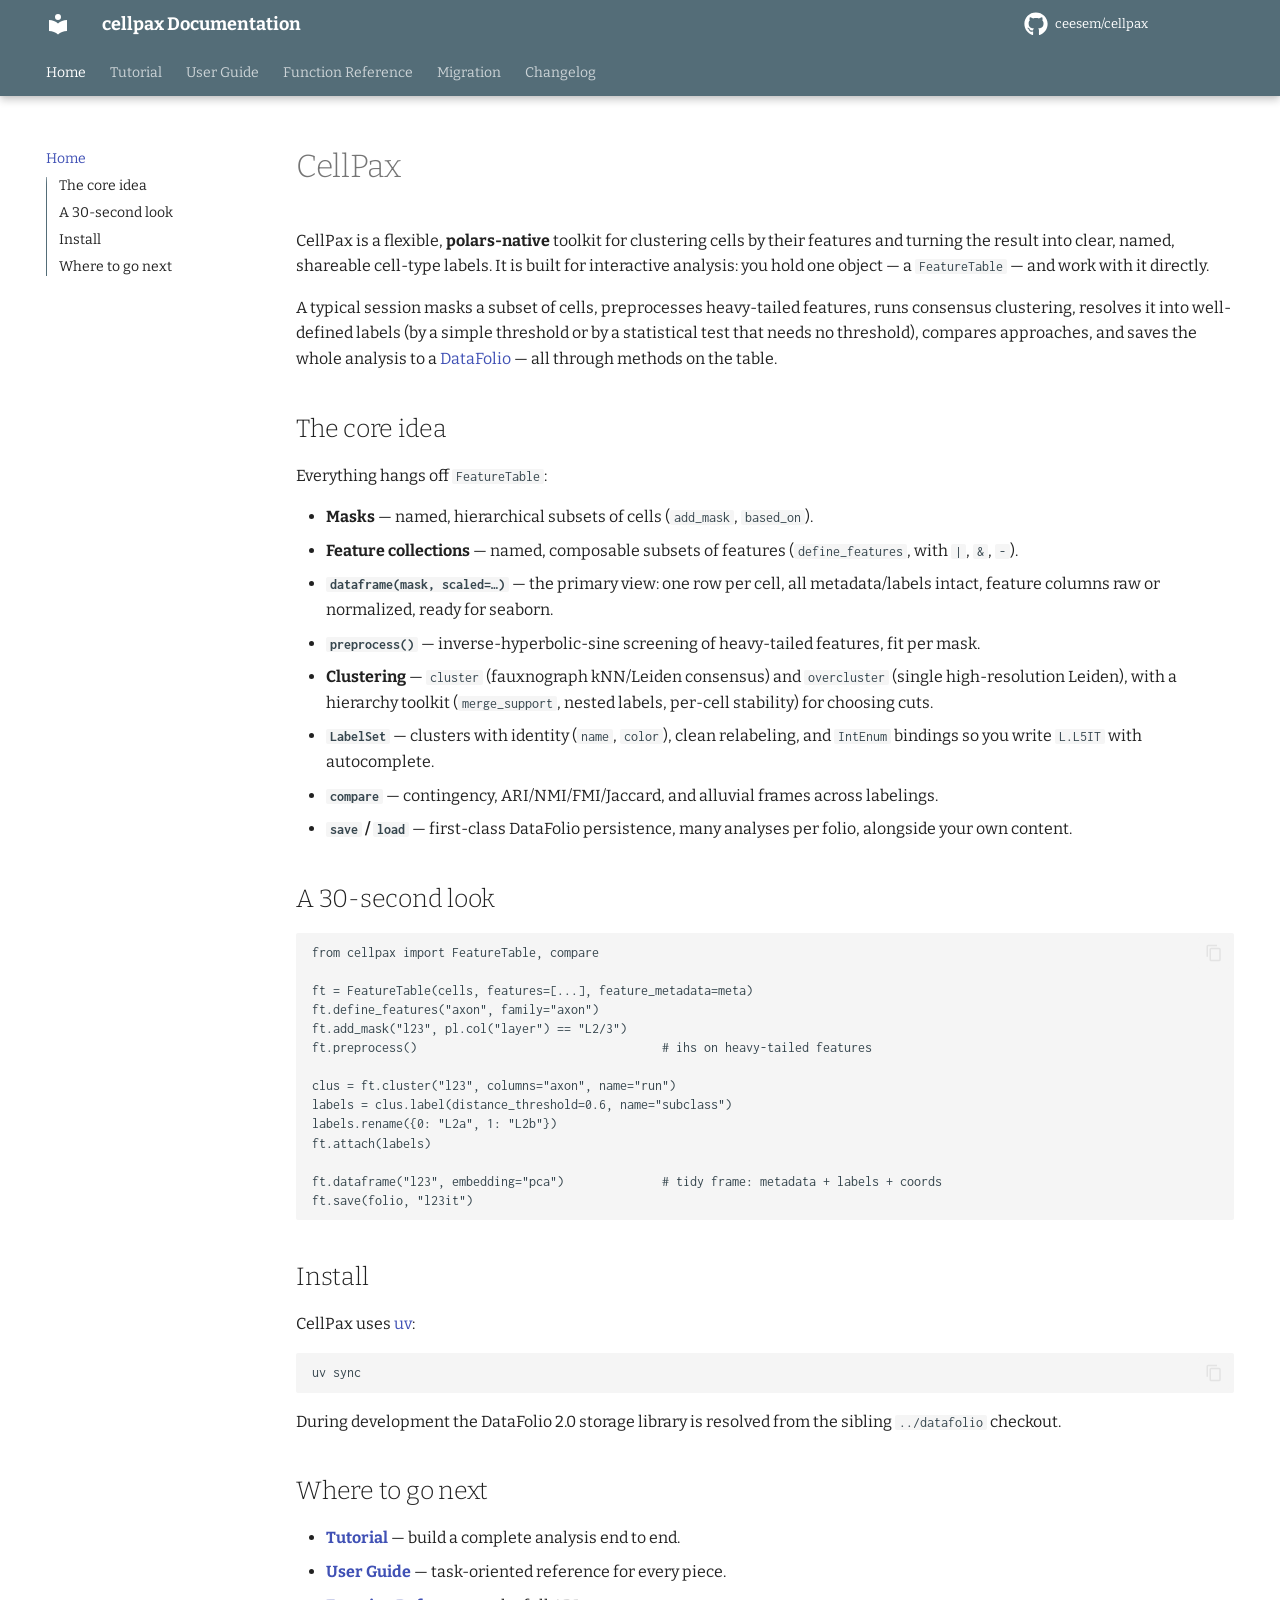
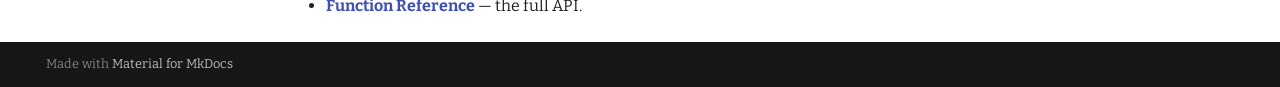
<file: index.html>
<!doctype html>
<html lang="en" class="no-js">
  <head>
    
      <meta charset="utf-8">
      <meta name="viewport" content="width=device-width,initial-scale=1">
      
      
      
        <link rel="canonical" href="https://ceesem.github.io/cellpax/">
      
      
      
        <link rel="next" href="tutorial/">
      
      
        
      
      
      <link rel="icon" href="assets/images/favicon.png">
      <meta name="generator" content="mkdocs-1.6.1, mkdocs-material-9.8.0">
    
    
      
        <title>cellpax Documentation</title>
      
    
    
      <link rel="stylesheet" href="assets/stylesheets/main.57a0d79d.min.css">
      
        
        <link rel="stylesheet" href="assets/stylesheets/palette.fb2fffe2.min.css">
      
      


    
    
      
    
    
      
        
        
        <link rel="preconnect" href="https://fonts.gstatic.com" crossorigin>
        <link rel="stylesheet" href="https://fonts.googleapis.com/css?family=Bitter:300,300i,400,400i,700,700i%7CInconsolata:400,400i,700,700i&display=fallback">
        <style>:root{--md-text-font:"Bitter";--md-code-font:"Inconsolata"}</style>
      
    
    
      <link rel="stylesheet" href="assets/_mkdocstrings.css">
    
    <script>__md_scope=new URL(".",location),__md_hash=e=>[...e].reduce(((e,_)=>(e<<5)-e+_.charCodeAt(0)),0),__md_get=(e,_=localStorage,t=__md_scope)=>JSON.parse(_.getItem(t.pathname+"."+e)),__md_set=(e,_,t=localStorage,a=__md_scope)=>{try{t.setItem(a.pathname+"."+e,JSON.stringify(_))}catch(e){}}</script>
    
      

    
    
  </head>
  
  
    
    
    
    
    
    <body dir="ltr" data-md-color-scheme="default" data-md-color-primary="blue-grey" data-md-color-accent="deep-orange">
  
    
    <input class="md-toggle" data-md-toggle="drawer" type="checkbox" id="__drawer" autocomplete="off">
    <input class="md-toggle" data-md-toggle="search" type="checkbox" id="__search" autocomplete="off">
    <label class="md-overlay" for="__drawer"></label>
    <div data-md-component="skip">
      
        
        <a href="#cellpax" class="md-skip">
          Skip to content
        </a>
      
    </div>
    <div data-md-component="announce">
      
    </div>
    
    
      

  

<header class="md-header md-header--shadow md-header--lifted" data-md-component="header">
  <nav class="md-header__inner md-grid" aria-label="Header">
    <a href="." title="cellpax Documentation" class="md-header__button md-logo" aria-label="cellpax Documentation" data-md-component="logo">
      
  
  <svg xmlns="http://www.w3.org/2000/svg" viewBox="0 0 24 24"><path d="M12 8a3 3 0 0 0 3-3 3 3 0 0 0-3-3 3 3 0 0 0-3 3 3 3 0 0 0 3 3m0 3.54C9.64 9.35 6.5 8 3 8v11c3.5 0 6.64 1.35 9 3.54 2.36-2.19 5.5-3.54 9-3.54V8c-3.5 0-6.64 1.35-9 3.54"/></svg>

    </a>
    <label class="md-header__button md-icon" for="__drawer">
      
      <svg xmlns="http://www.w3.org/2000/svg" viewBox="0 0 24 24"><path d="M3 6h18v2H3zm0 5h18v2H3zm0 5h18v2H3z"/></svg>
    </label>
    <div class="md-header__title" data-md-component="header-title">
      <div class="md-header__ellipsis">
        <div class="md-header__topic">
          <span class="md-ellipsis">
            cellpax Documentation
          </span>
        </div>
        <div class="md-header__topic" data-md-component="header-topic">
          <span class="md-ellipsis">
            
              Home
            
          </span>
        </div>
      </div>
    </div>
    
      
    
    
    
    
    
      <div class="md-header__source">
        <a href="https://github.com/ceesem/cellpax" title="Go to repository" class="md-source" data-md-component="source">
  <div class="md-source__icon md-icon">
    
    <svg xmlns="http://www.w3.org/2000/svg" viewBox="0 0 512 512"><!--! Font Awesome Free 7.1.0 by @fontawesome - https://fontawesome.com License - https://fontawesome.com/license/free (Icons: CC BY 4.0, Fonts: SIL OFL 1.1, Code: MIT License) Copyright 2025 Fonticons, Inc.--><path d="M173.9 397.4c0 2-2.3 3.6-5.2 3.6-3.3.3-5.6-1.3-5.6-3.6 0-2 2.3-3.6 5.2-3.6 3-.3 5.6 1.3 5.6 3.6m-31.1-4.5c-.7 2 1.3 4.3 4.3 4.9 2.6 1 5.6 0 6.2-2s-1.3-4.3-4.3-5.2c-2.6-.7-5.5.3-6.2 2.3m44.2-1.7c-2.9.7-4.9 2.6-4.6 4.9.3 2 2.9 3.3 5.9 2.6 2.9-.7 4.9-2.6 4.6-4.6-.3-1.9-3-3.2-5.9-2.9M252.8 8C114.1 8 8 113.3 8 252c0 110.9 69.8 205.8 169.5 239.2 12.8 2.3 17.3-5.6 17.3-12.1 0-6.2-.3-40.4-.3-61.4 0 0-70 15-84.7-29.8 0 0-11.4-29.1-27.8-36.6 0 0-22.9-15.7 1.6-15.4 0 0 24.9 2 38.6 25.8 21.9 38.6 58.6 27.5 72.9 20.9 2.3-16 8.8-27.1 16-33.7-55.9-6.2-112.3-14.3-112.3-110.5 0-27.5 7.6-41.3 23.6-58.9-2.6-6.5-11.1-33.3 2.6-67.9 20.9-6.5 69 27 69 27 20-5.6 41.5-8.5 62.8-8.5s42.8 2.9 62.8 8.5c0 0 48.1-33.6 69-27 13.7 34.7 5.2 61.4 2.6 67.9 16 17.7 25.8 31.5 25.8 58.9 0 96.5-58.9 104.2-114.8 110.5 9.2 7.9 17 22.9 17 46.4 0 33.7-.3 75.4-.3 83.6 0 6.5 4.6 14.4 17.3 12.1C436.2 457.8 504 362.9 504 252 504 113.3 391.5 8 252.8 8M105.2 352.9c-1.3 1-1 3.3.7 5.2 1.6 1.6 3.9 2.3 5.2 1 1.3-1 1-3.3-.7-5.2-1.6-1.6-3.9-2.3-5.2-1m-10.8-8.1c-.7 1.3.3 2.9 2.3 3.9 1.6 1 3.6.7 4.3-.7.7-1.3-.3-2.9-2.3-3.9-2-.6-3.6-.3-4.3.7m32.4 35.6c-1.6 1.3-1 4.3 1.3 6.2 2.3 2.3 5.2 2.6 6.5 1 1.3-1.3.7-4.3-1.3-6.2-2.2-2.3-5.2-2.6-6.5-1m-11.4-14.7c-1.6 1-1.6 3.6 0 5.9s4.3 3.3 5.6 2.3c1.6-1.3 1.6-3.9 0-6.2-1.4-2.3-4-3.3-5.6-2"/></svg>
  </div>
  <div class="md-source__repository">
    ceesem/cellpax
  </div>
</a>
      </div>
    
  </nav>
  
    
      
<nav class="md-tabs" aria-label="Tabs" data-md-component="tabs">
  <div class="md-grid">
    <ul class="md-tabs__list">
      
        
  
  
  
    
  
  
    <li class="md-tabs__item md-tabs__item--active">
      <a href="." class="md-tabs__link">
        
  
  
    
  
  Home

      </a>
    </li>
  

      
        
  
  
  
  
    <li class="md-tabs__item">
      <a href="tutorial/" class="md-tabs__link">
        
  
  
    
  
  Tutorial

      </a>
    </li>
  

      
        
  
  
  
  
    <li class="md-tabs__item">
      <a href="guide/" class="md-tabs__link">
        
  
  
    
  
  User Guide

      </a>
    </li>
  

      
        
  
  
  
  
    
    
      <li class="md-tabs__item">
        <a href="reference/api/" class="md-tabs__link">
          
  
  
    
  
  Function Reference

        </a>
      </li>
    
  

      
        
  
  
  
  
    <li class="md-tabs__item">
      <a href="migration/" class="md-tabs__link">
        
  
  
    
  
  Migration

      </a>
    </li>
  

      
        
  
  
  
  
    <li class="md-tabs__item">
      <a href="changelog/" class="md-tabs__link">
        
  
  
    
  
  Changelog

      </a>
    </li>
  

      
    </ul>
  </div>
</nav>
    
  
</header>
    
    <div class="md-container" data-md-component="container">
      
      
        
      
      <main class="md-main" data-md-component="main">
        <div class="md-main__inner md-grid">
          
            
              
              <div class="md-sidebar md-sidebar--primary" data-md-component="sidebar" data-md-type="navigation" >
                <div class="md-sidebar__scrollwrap">
                  <div class="md-sidebar__inner">
                    


  


  

<nav class="md-nav md-nav--primary md-nav--lifted md-nav--integrated" aria-label="Navigation" data-md-level="0">
  <label class="md-nav__title" for="__drawer">
    <a href="." title="cellpax Documentation" class="md-nav__button md-logo" aria-label="cellpax Documentation" data-md-component="logo">
      
  
  <svg xmlns="http://www.w3.org/2000/svg" viewBox="0 0 24 24"><path d="M12 8a3 3 0 0 0 3-3 3 3 0 0 0-3-3 3 3 0 0 0-3 3 3 3 0 0 0 3 3m0 3.54C9.64 9.35 6.5 8 3 8v11c3.5 0 6.64 1.35 9 3.54 2.36-2.19 5.5-3.54 9-3.54V8c-3.5 0-6.64 1.35-9 3.54"/></svg>

    </a>
    cellpax Documentation
  </label>
  
    <div class="md-nav__source">
      <a href="https://github.com/ceesem/cellpax" title="Go to repository" class="md-source" data-md-component="source">
  <div class="md-source__icon md-icon">
    
    <svg xmlns="http://www.w3.org/2000/svg" viewBox="0 0 512 512"><!--! Font Awesome Free 7.1.0 by @fontawesome - https://fontawesome.com License - https://fontawesome.com/license/free (Icons: CC BY 4.0, Fonts: SIL OFL 1.1, Code: MIT License) Copyright 2025 Fonticons, Inc.--><path d="M173.9 397.4c0 2-2.3 3.6-5.2 3.6-3.3.3-5.6-1.3-5.6-3.6 0-2 2.3-3.6 5.2-3.6 3-.3 5.6 1.3 5.6 3.6m-31.1-4.5c-.7 2 1.3 4.3 4.3 4.9 2.6 1 5.6 0 6.2-2s-1.3-4.3-4.3-5.2c-2.6-.7-5.5.3-6.2 2.3m44.2-1.7c-2.9.7-4.9 2.6-4.6 4.9.3 2 2.9 3.3 5.9 2.6 2.9-.7 4.9-2.6 4.6-4.6-.3-1.9-3-3.2-5.9-2.9M252.8 8C114.1 8 8 113.3 8 252c0 110.9 69.8 205.8 169.5 239.2 12.8 2.3 17.3-5.6 17.3-12.1 0-6.2-.3-40.4-.3-61.4 0 0-70 15-84.7-29.8 0 0-11.4-29.1-27.8-36.6 0 0-22.9-15.7 1.6-15.4 0 0 24.9 2 38.6 25.8 21.9 38.6 58.6 27.5 72.9 20.9 2.3-16 8.8-27.1 16-33.7-55.9-6.2-112.3-14.3-112.3-110.5 0-27.5 7.6-41.3 23.6-58.9-2.6-6.5-11.1-33.3 2.6-67.9 20.9-6.5 69 27 69 27 20-5.6 41.5-8.5 62.8-8.5s42.8 2.9 62.8 8.5c0 0 48.1-33.6 69-27 13.7 34.7 5.2 61.4 2.6 67.9 16 17.7 25.8 31.5 25.8 58.9 0 96.5-58.9 104.2-114.8 110.5 9.2 7.9 17 22.9 17 46.4 0 33.7-.3 75.4-.3 83.6 0 6.5 4.6 14.4 17.3 12.1C436.2 457.8 504 362.9 504 252 504 113.3 391.5 8 252.8 8M105.2 352.9c-1.3 1-1 3.3.7 5.2 1.6 1.6 3.9 2.3 5.2 1 1.3-1 1-3.3-.7-5.2-1.6-1.6-3.9-2.3-5.2-1m-10.8-8.1c-.7 1.3.3 2.9 2.3 3.9 1.6 1 3.6.7 4.3-.7.7-1.3-.3-2.9-2.3-3.9-2-.6-3.6-.3-4.3.7m32.4 35.6c-1.6 1.3-1 4.3 1.3 6.2 2.3 2.3 5.2 2.6 6.5 1 1.3-1.3.7-4.3-1.3-6.2-2.2-2.3-5.2-2.6-6.5-1m-11.4-14.7c-1.6 1-1.6 3.6 0 5.9s4.3 3.3 5.6 2.3c1.6-1.3 1.6-3.9 0-6.2-1.4-2.3-4-3.3-5.6-2"/></svg>
  </div>
  <div class="md-source__repository">
    ceesem/cellpax
  </div>
</a>
    </div>
  
  <ul class="md-nav__list" data-md-scrollfix>
    
      
      
  
  
    
  
  
  
    <li class="md-nav__item md-nav__item--active">
      
      <input class="md-nav__toggle md-toggle" type="checkbox" id="__toc">
      
      
        
      
      
        <label class="md-nav__link md-nav__link--active" for="__toc">
          
  
  
  <span class="md-ellipsis">
    
  
    Home
  

    
  </span>
  
  

          <span class="md-nav__icon md-icon"></span>
        </label>
      
      <a href="." class="md-nav__link md-nav__link--active">
        
  
  
  <span class="md-ellipsis">
    
  
    Home
  

    
  </span>
  
  

      </a>
      
        

<nav class="md-nav md-nav--secondary" aria-label="Table of contents">
  
  
  
    
  
  
    <label class="md-nav__title" for="__toc">
      <span class="md-nav__icon md-icon"></span>
      Table of contents
    </label>
    <ul class="md-nav__list" data-md-component="toc" data-md-scrollfix>
      
        <li class="md-nav__item">
  <a href="#the-core-idea" class="md-nav__link">
    <span class="md-ellipsis">
      
        The core idea
      
    </span>
  </a>
  
</li>
      
        <li class="md-nav__item">
  <a href="#a-30-second-look" class="md-nav__link">
    <span class="md-ellipsis">
      
        A 30-second look
      
    </span>
  </a>
  
</li>
      
        <li class="md-nav__item">
  <a href="#install" class="md-nav__link">
    <span class="md-ellipsis">
      
        Install
      
    </span>
  </a>
  
</li>
      
        <li class="md-nav__item">
  <a href="#where-to-go-next" class="md-nav__link">
    <span class="md-ellipsis">
      
        Where to go next
      
    </span>
  </a>
  
</li>
      
    </ul>
  
</nav>
      
    </li>
  

    
      
      
  
  
  
  
    <li class="md-nav__item">
      <a href="tutorial/" class="md-nav__link">
        
  
  
  <span class="md-ellipsis">
    
  
    Tutorial
  

    
  </span>
  
  

      </a>
    </li>
  

    
      
      
  
  
  
  
    <li class="md-nav__item">
      <a href="guide/" class="md-nav__link">
        
  
  
  <span class="md-ellipsis">
    
  
    User Guide
  

    
  </span>
  
  

      </a>
    </li>
  

    
      
      
  
  
  
  
    
    
      
        
      
    
    
    
      
      
    
    
      
        
        
      
    
    <li class="md-nav__item md-nav__item--pruned md-nav__item--nested">
      
        
  
  
  
    <a href="reference/api/" class="md-nav__link">
      
  
  
  <span class="md-ellipsis">
    
  
    Function Reference
  

    
  </span>
  
  

      
        <span class="md-nav__icon md-icon"></span>
      
    </a>
  

      
    </li>
  

    
      
      
  
  
  
  
    <li class="md-nav__item">
      <a href="migration/" class="md-nav__link">
        
  
  
  <span class="md-ellipsis">
    
  
    Migration
  

    
  </span>
  
  

      </a>
    </li>
  

    
      
      
  
  
  
  
    <li class="md-nav__item">
      <a href="changelog/" class="md-nav__link">
        
  
  
  <span class="md-ellipsis">
    
  
    Changelog
  

    
  </span>
  
  

      </a>
    </li>
  

    
  </ul>
</nav>
                  </div>
                </div>
              </div>
            
            
          
          
            <div class="md-content" data-md-component="content">
              
              <article class="md-content__inner md-typeset">
                
                  


  
  


<h1 id="cellpax">CellPax</h1>
<p>CellPax is a flexible, <strong>polars-native</strong> toolkit for clustering cells by their
features and turning the result into clear, named, shareable cell-type labels.
It is built for interactive analysis: you hold one object — a <code>FeatureTable</code> —
and work with it directly.</p>
<p>A typical session masks a subset of cells, preprocesses heavy-tailed features,
runs consensus clustering, resolves it into well-defined labels (by a simple
threshold or by a statistical test that needs no threshold), compares approaches,
and saves the whole analysis to a <a href="https://github.com/">DataFolio</a> — all through
methods on the table.</p>
<h2 id="the-core-idea">The core idea</h2>
<p>Everything hangs off <code>FeatureTable</code>:</p>
<ul>
<li><strong>Masks</strong> — named, hierarchical subsets of cells (<code>add_mask</code>, <code>based_on</code>).</li>
<li><strong>Feature collections</strong> — named, composable subsets of features
  (<code>define_features</code>, with <code>|</code>, <code>&amp;</code>, <code>-</code>).</li>
<li><strong><code>dataframe(mask, scaled=…)</code></strong> — the primary view: one row per cell, all
  metadata/labels intact, feature columns raw or normalized, ready for seaborn.</li>
<li><strong><code>preprocess()</code></strong> — inverse-hyperbolic-sine screening of heavy-tailed features,
  fit per mask.</li>
<li><strong>Clustering</strong> — <code>cluster</code> (fauxnograph kNN/Leiden consensus) and
  <code>overcluster</code> (single high-resolution Leiden), with a hierarchy toolkit
  (<code>merge_support</code>, nested labels, per-cell stability) for choosing cuts.</li>
<li><strong><code>LabelSet</code></strong> — clusters with identity (<code>name</code>, <code>color</code>), clean relabeling, and
  <code>IntEnum</code> bindings so you write <code>L.L5IT</code> with autocomplete.</li>
<li><strong><code>compare</code></strong> — contingency, ARI/NMI/FMI/Jaccard, and alluvial frames across
  labelings.</li>
<li><strong><code>save</code> / <code>load</code></strong> — first-class DataFolio persistence, many analyses per
  folio, alongside your own content.</li>
</ul>
<h2 id="a-30-second-look">A 30-second look</h2>
<pre><code class="language-python">from cellpax import FeatureTable, compare

ft = FeatureTable(cells, features=[...], feature_metadata=meta)
ft.define_features(&quot;axon&quot;, family=&quot;axon&quot;)
ft.add_mask(&quot;l23&quot;, pl.col(&quot;layer&quot;) == &quot;L2/3&quot;)
ft.preprocess()                                   # ihs on heavy-tailed features

clus = ft.cluster(&quot;l23&quot;, columns=&quot;axon&quot;, name=&quot;run&quot;)
labels = clus.label(distance_threshold=0.6, name=&quot;subclass&quot;)
labels.rename({0: &quot;L2a&quot;, 1: &quot;L2b&quot;})
ft.attach(labels)

ft.dataframe(&quot;l23&quot;, embedding=&quot;pca&quot;)              # tidy frame: metadata + labels + coords
ft.save(folio, &quot;l23it&quot;)
</code></pre>
<h2 id="install">Install</h2>
<p>CellPax uses <a href="https://docs.astral.sh/uv/">uv</a>:</p>
<pre><code class="language-bash">uv sync
</code></pre>
<p>During development the DataFolio 2.0 storage library is resolved from the sibling
<code>../datafolio</code> checkout.</p>
<h2 id="where-to-go-next">Where to go next</h2>
<ul>
<li><strong><a href="tutorial/">Tutorial</a></strong> — build a complete analysis end to end.</li>
<li><strong><a href="guide/">User Guide</a></strong> — task-oriented reference for every piece.</li>
<li><strong><a href="reference/api/">Function Reference</a></strong> — the full API.</li>
</ul>












                
              </article>
            </div>
          
          
<script>var target=document.getElementById(location.hash.slice(1));target&&target.name&&(target.checked=target.name.startsWith("__tabbed_"))</script>
        </div>
        
          <button type="button" class="md-top md-icon" data-md-component="top" hidden>
  
  <svg xmlns="http://www.w3.org/2000/svg" viewBox="0 0 24 24"><path d="M13 20h-2V8l-5.5 5.5-1.42-1.42L12 4.16l7.92 7.92-1.42 1.42L13 8z"/></svg>
  Back to top
</button>
        
      </main>
      
        <footer class="md-footer">
  
  <div class="md-footer-meta md-typeset">
    <div class="md-footer-meta__inner md-grid">
      <div class="md-copyright">
  
  
    Made with
    <a href="https://squidfunk.github.io/mkdocs-material/" target="_blank" rel="noopener">
      Material for MkDocs
    </a>
  
</div>
      
    </div>
  </div>
</footer>
      
    </div>
    <div class="md-dialog" data-md-component="dialog">
      <div class="md-dialog__inner md-typeset"></div>
    </div>
    
    
    
      
      
      <script id="__config" type="application/json">{"annotate": null, "base": ".", "features": ["navigation.indexes", "navigation.instant", "navigation.prune", "navigation.tabs", "navigation.tabs.sticky", "toc.follow", "toc.integrate", "navigation.top", "search.suggest", "search.highlight", "search.share", "content.code.copy", "header.autohide"], "search": "assets/javascripts/workers/search.a7633da7.min.js", "tags": null, "translations": {"clipboard.copied": "Copied to clipboard", "clipboard.copy": "Copy to clipboard", "search.result.more.one": "1 more on this page", "search.result.more.other": "# more on this page", "search.result.none": "No matching documents", "search.result.one": "1 matching document", "search.result.other": "# matching documents", "search.result.placeholder": "Type to start searching", "search.result.term.missing": "Missing", "select.version": "Select version"}, "version": null}</script>
    
    
      <script src="assets/javascripts/bundle.c21346df.min.js"></script>
      
    
  </body>
</html>
</file>
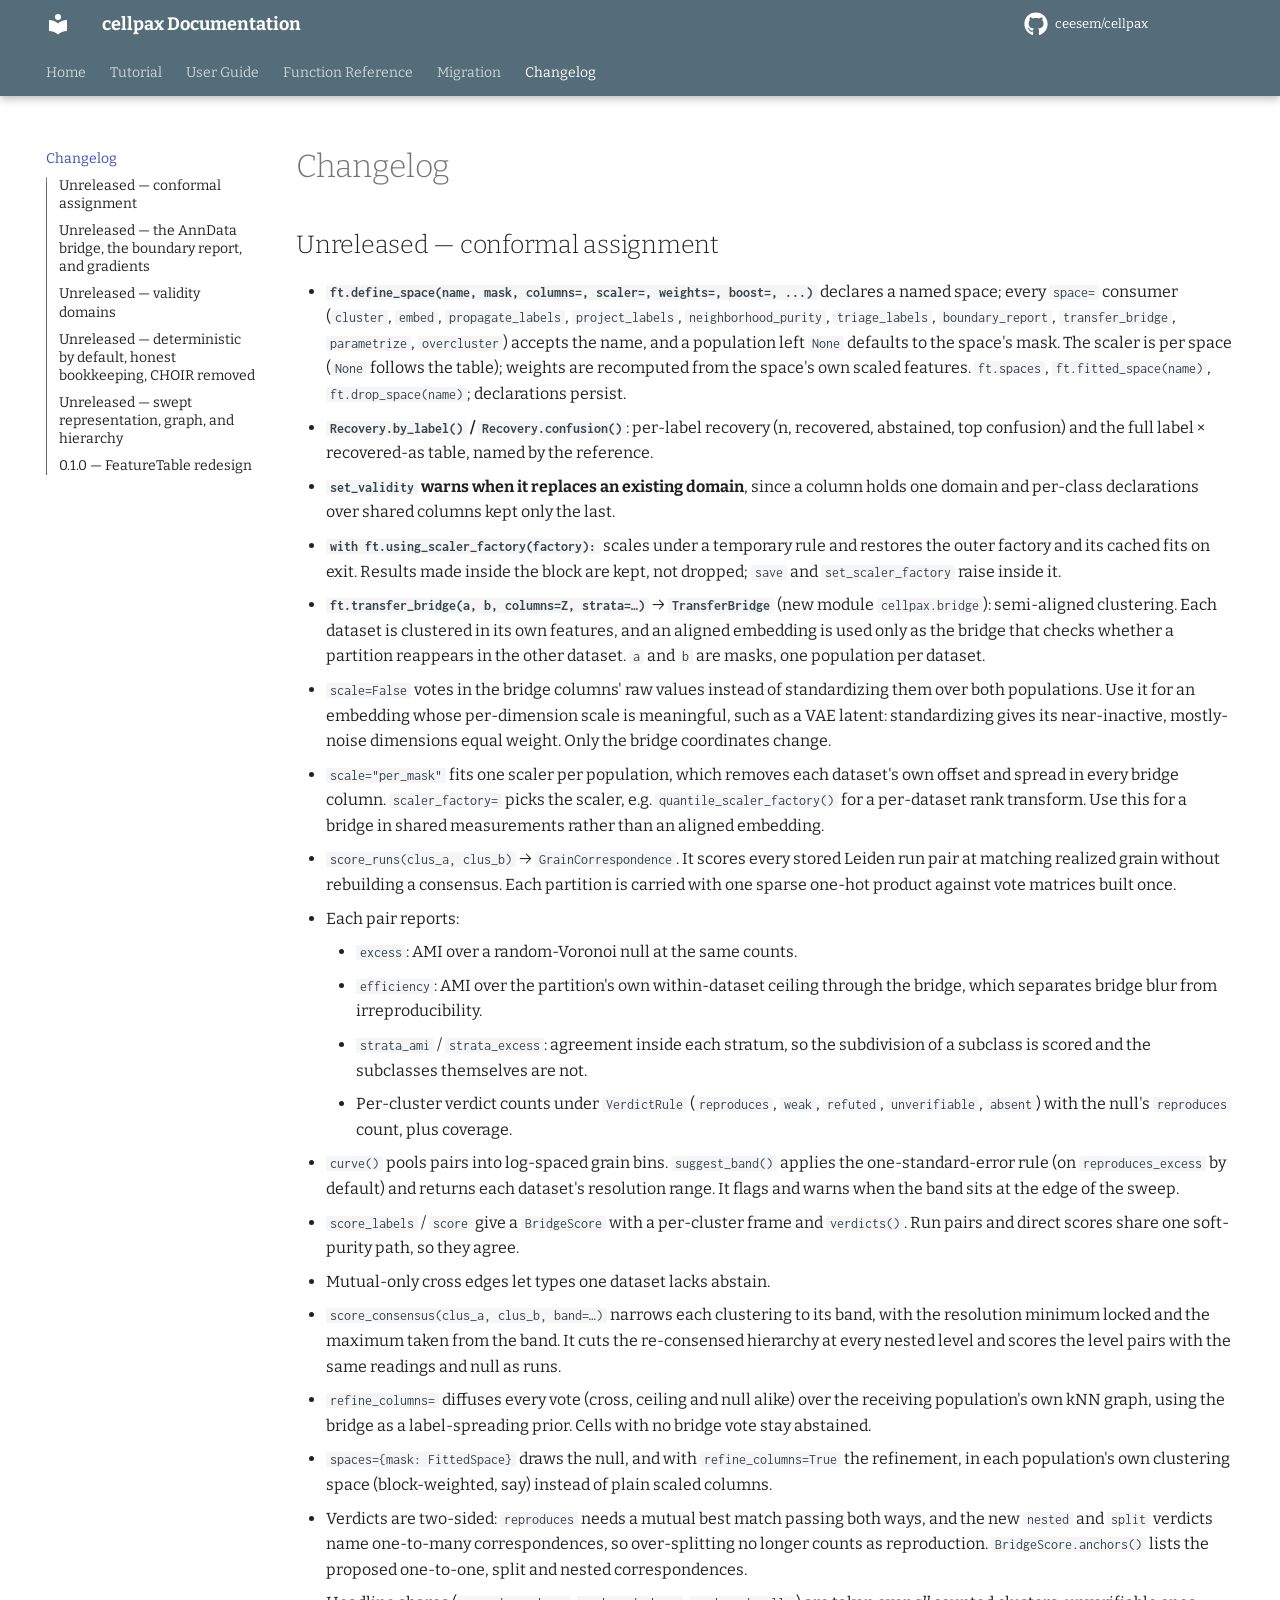
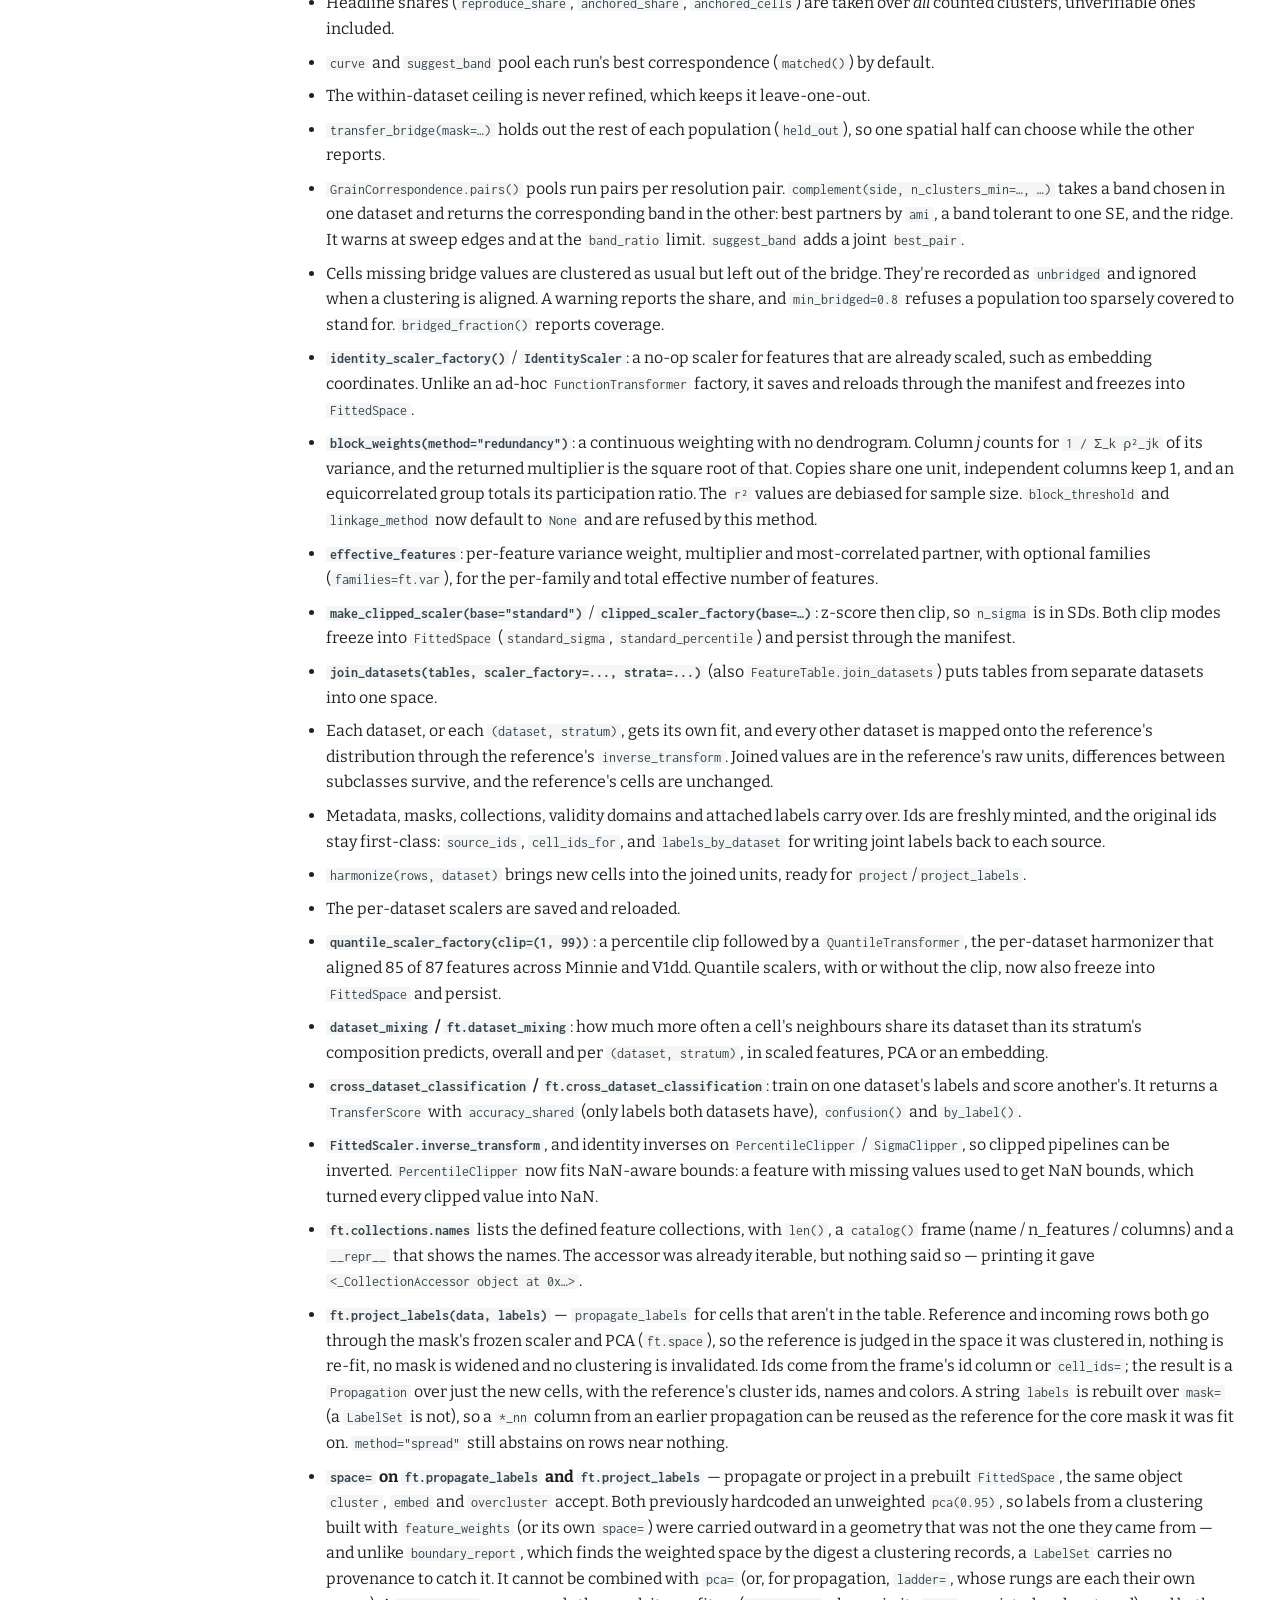
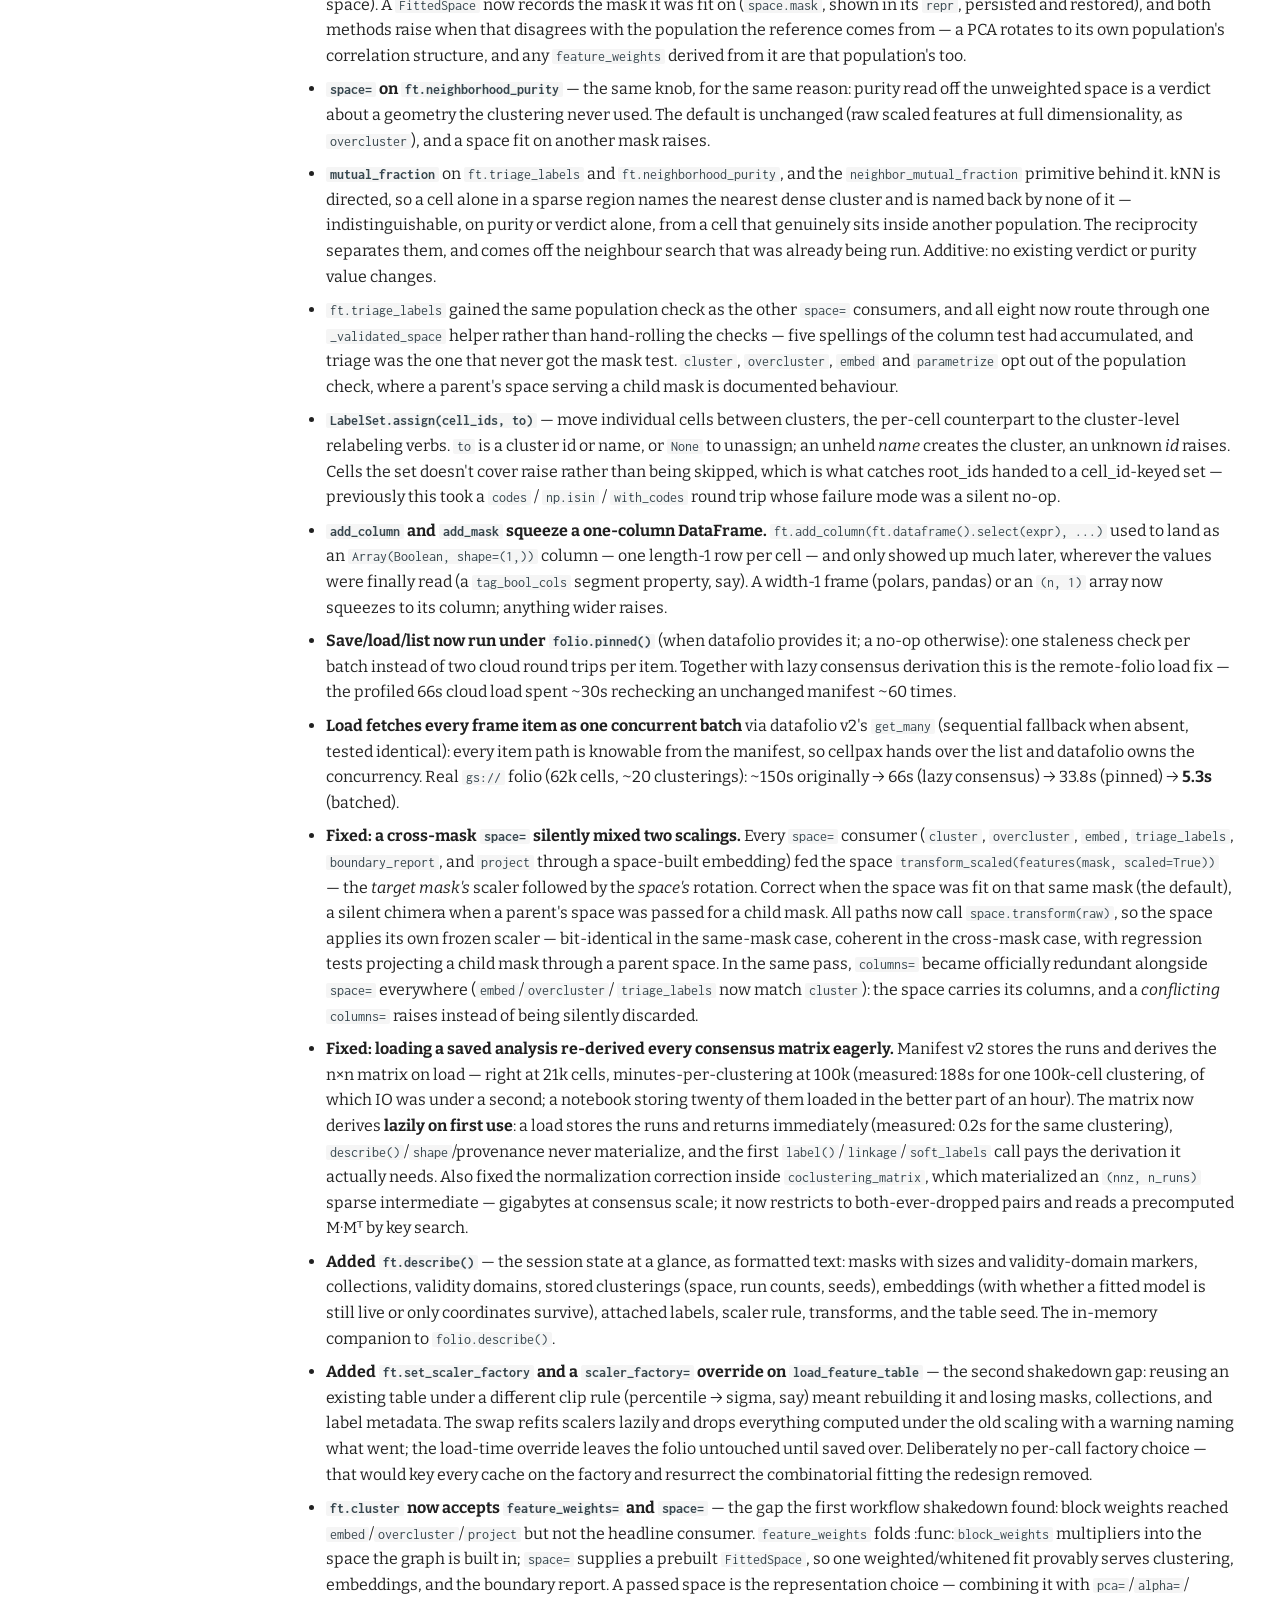
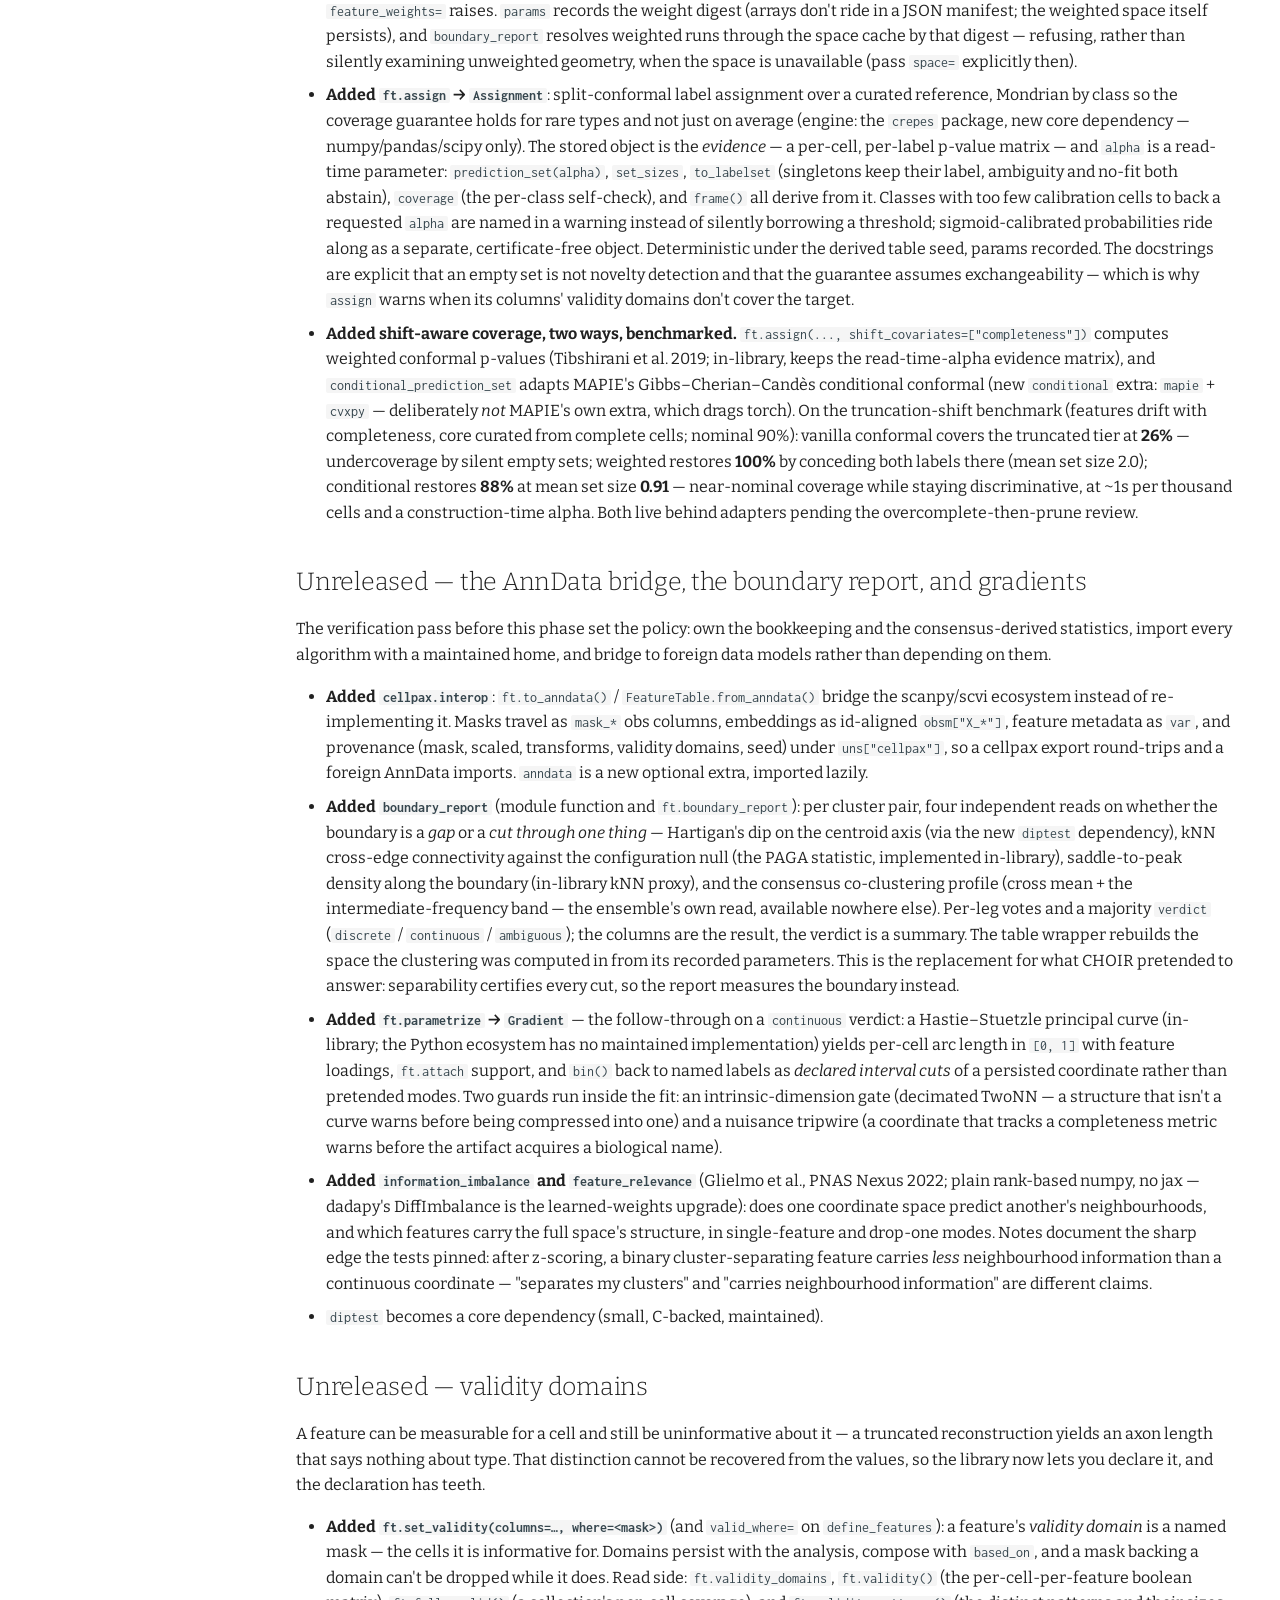
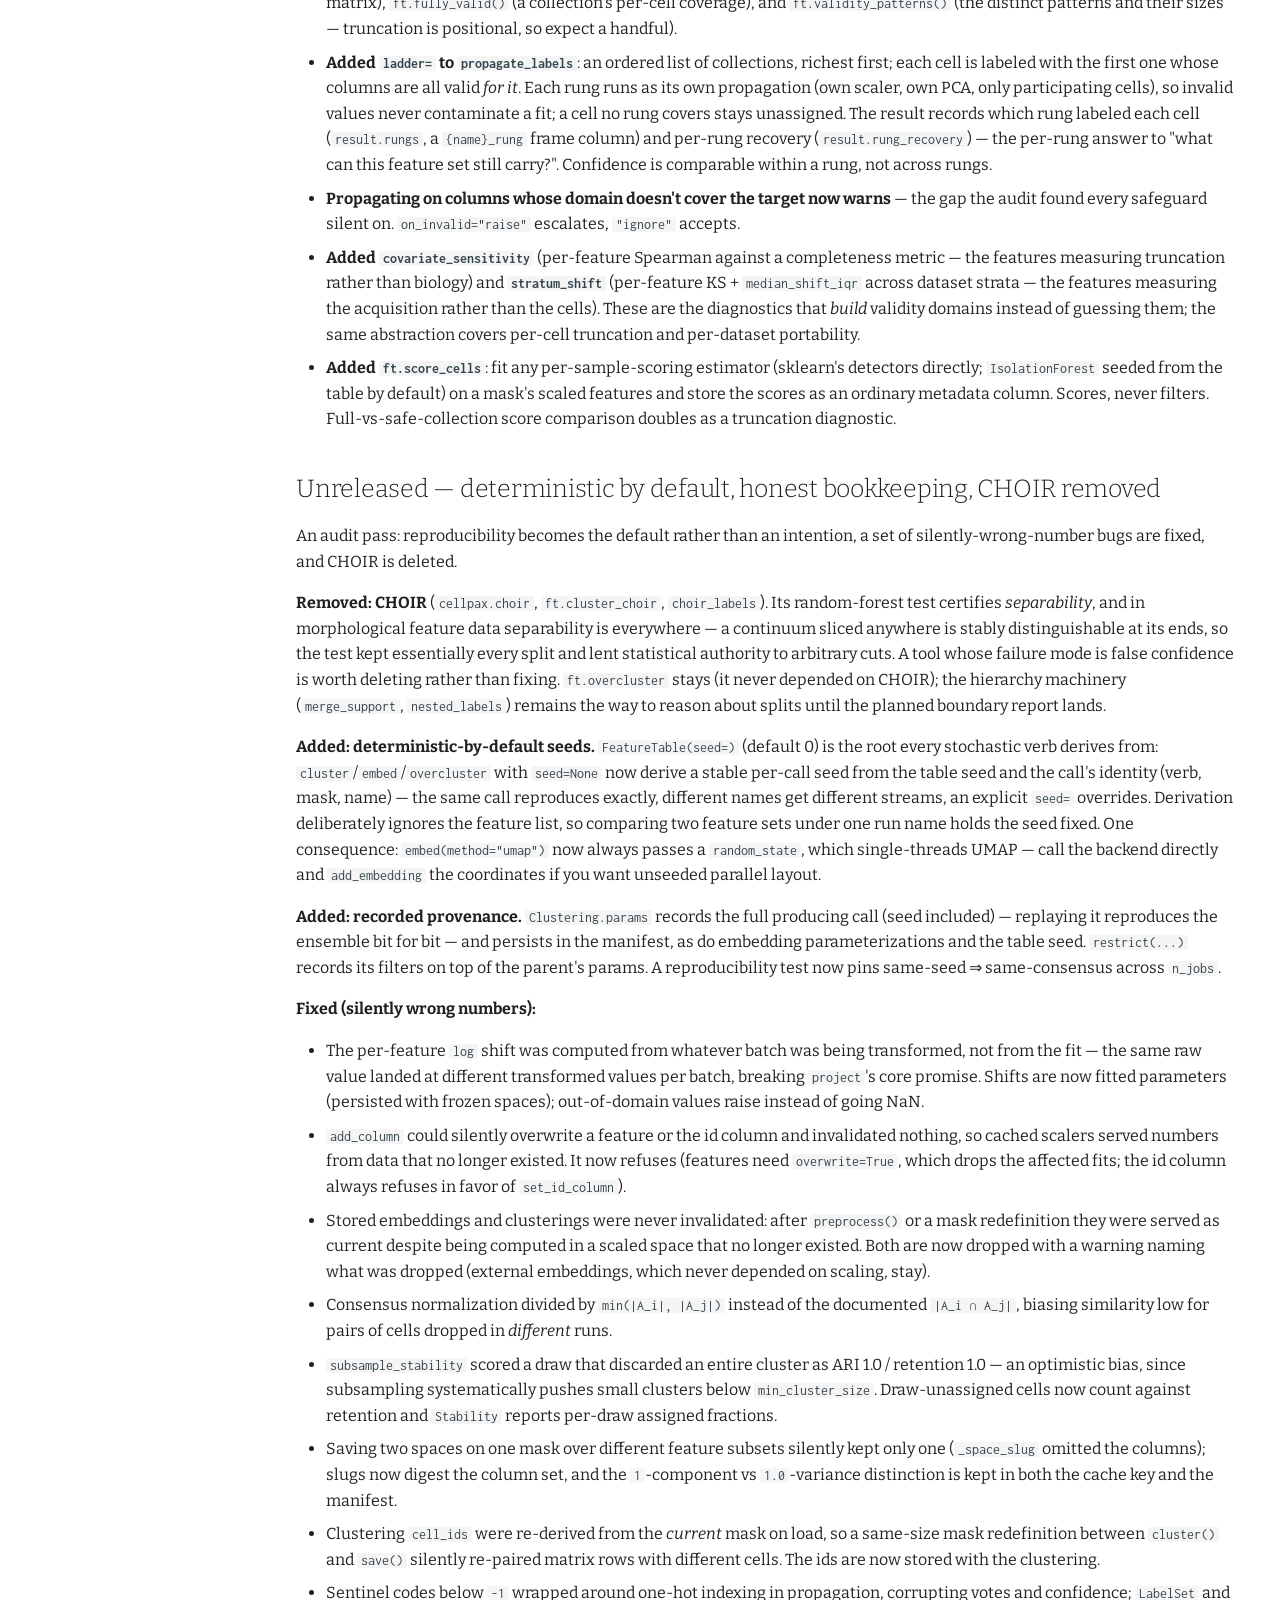
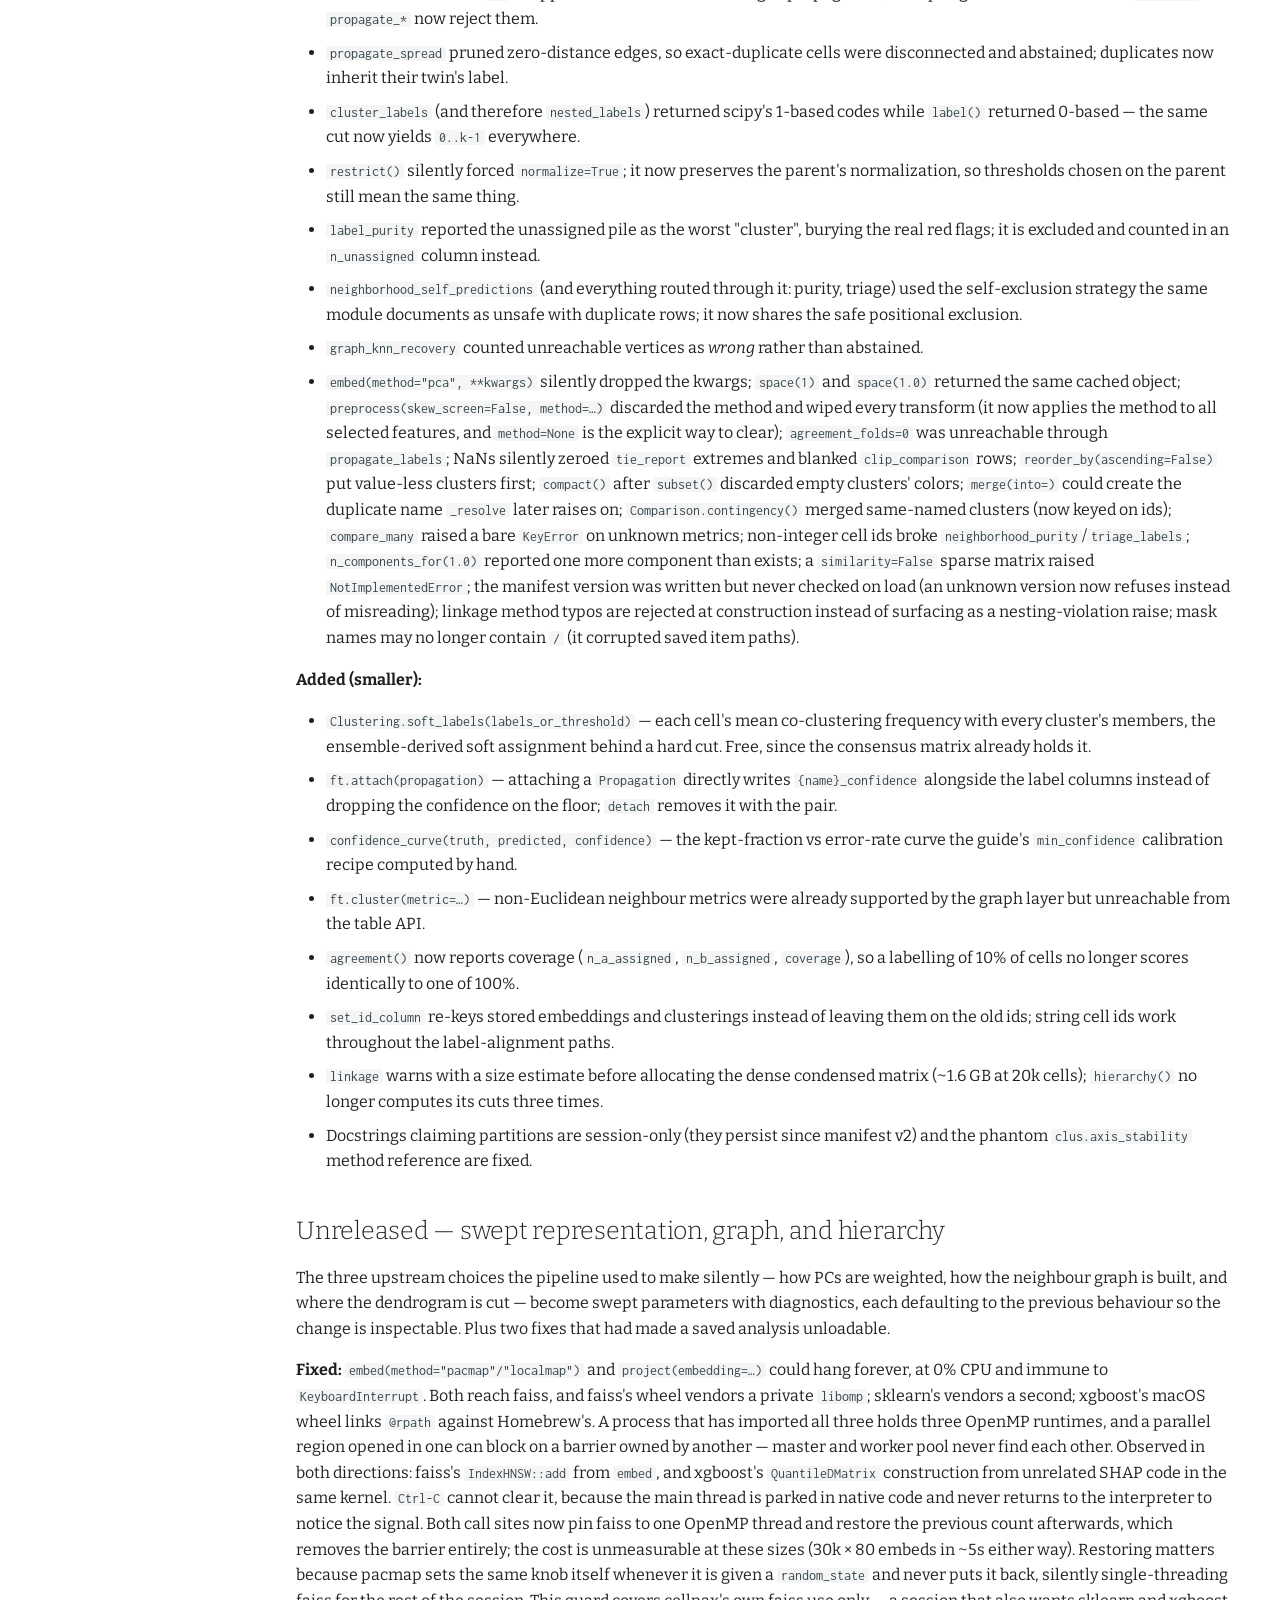
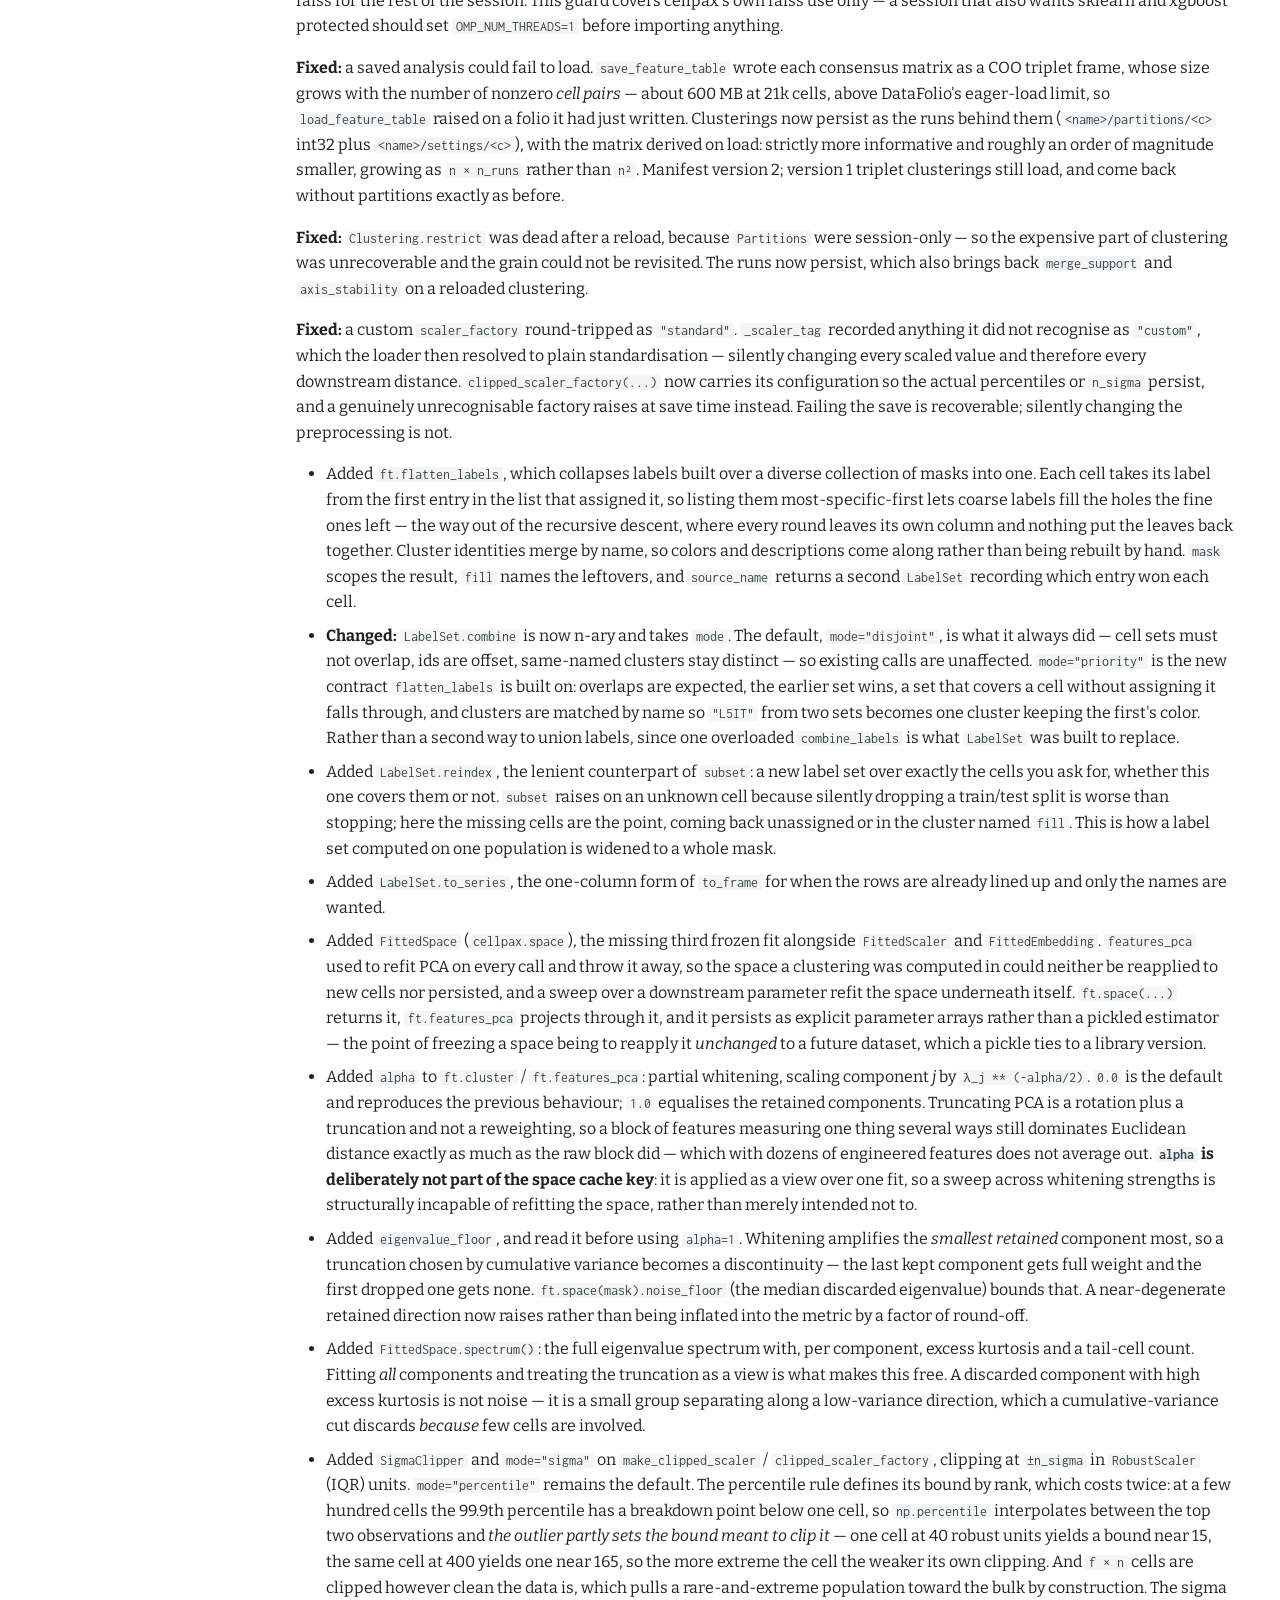
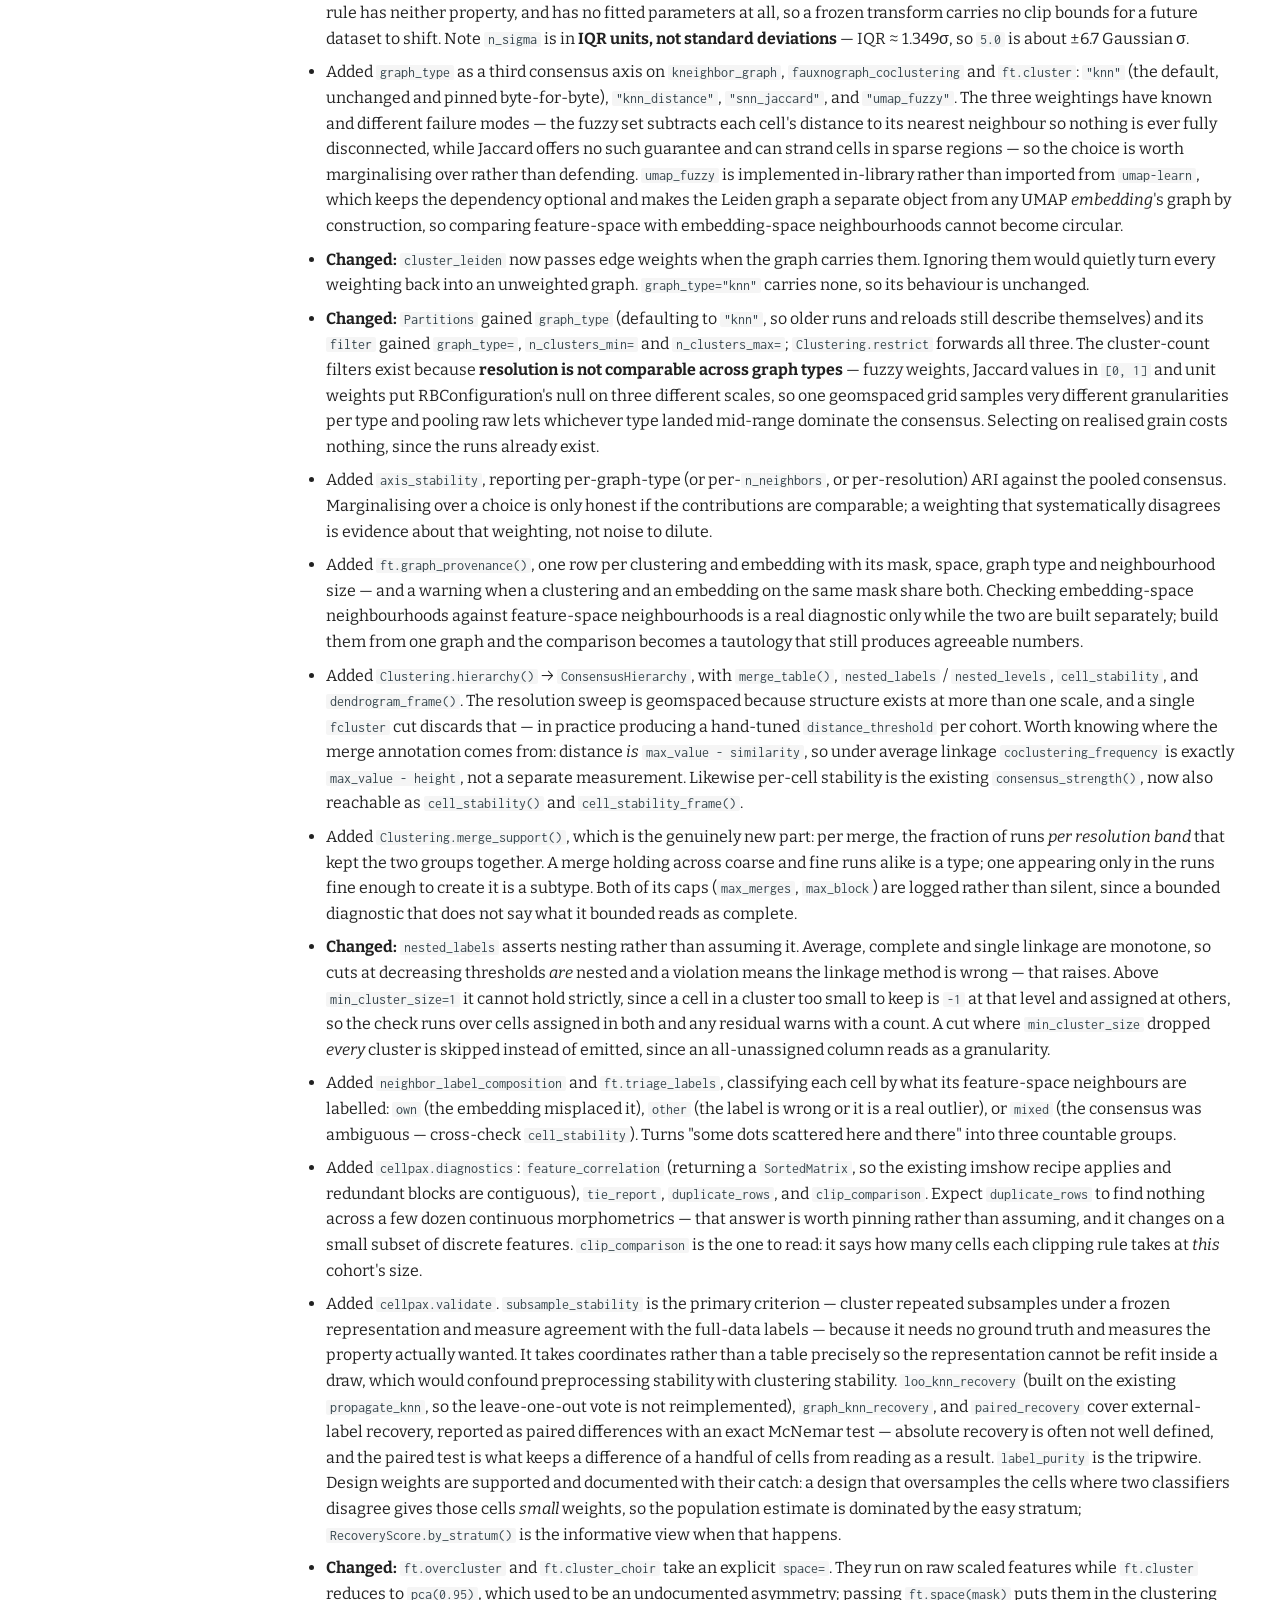
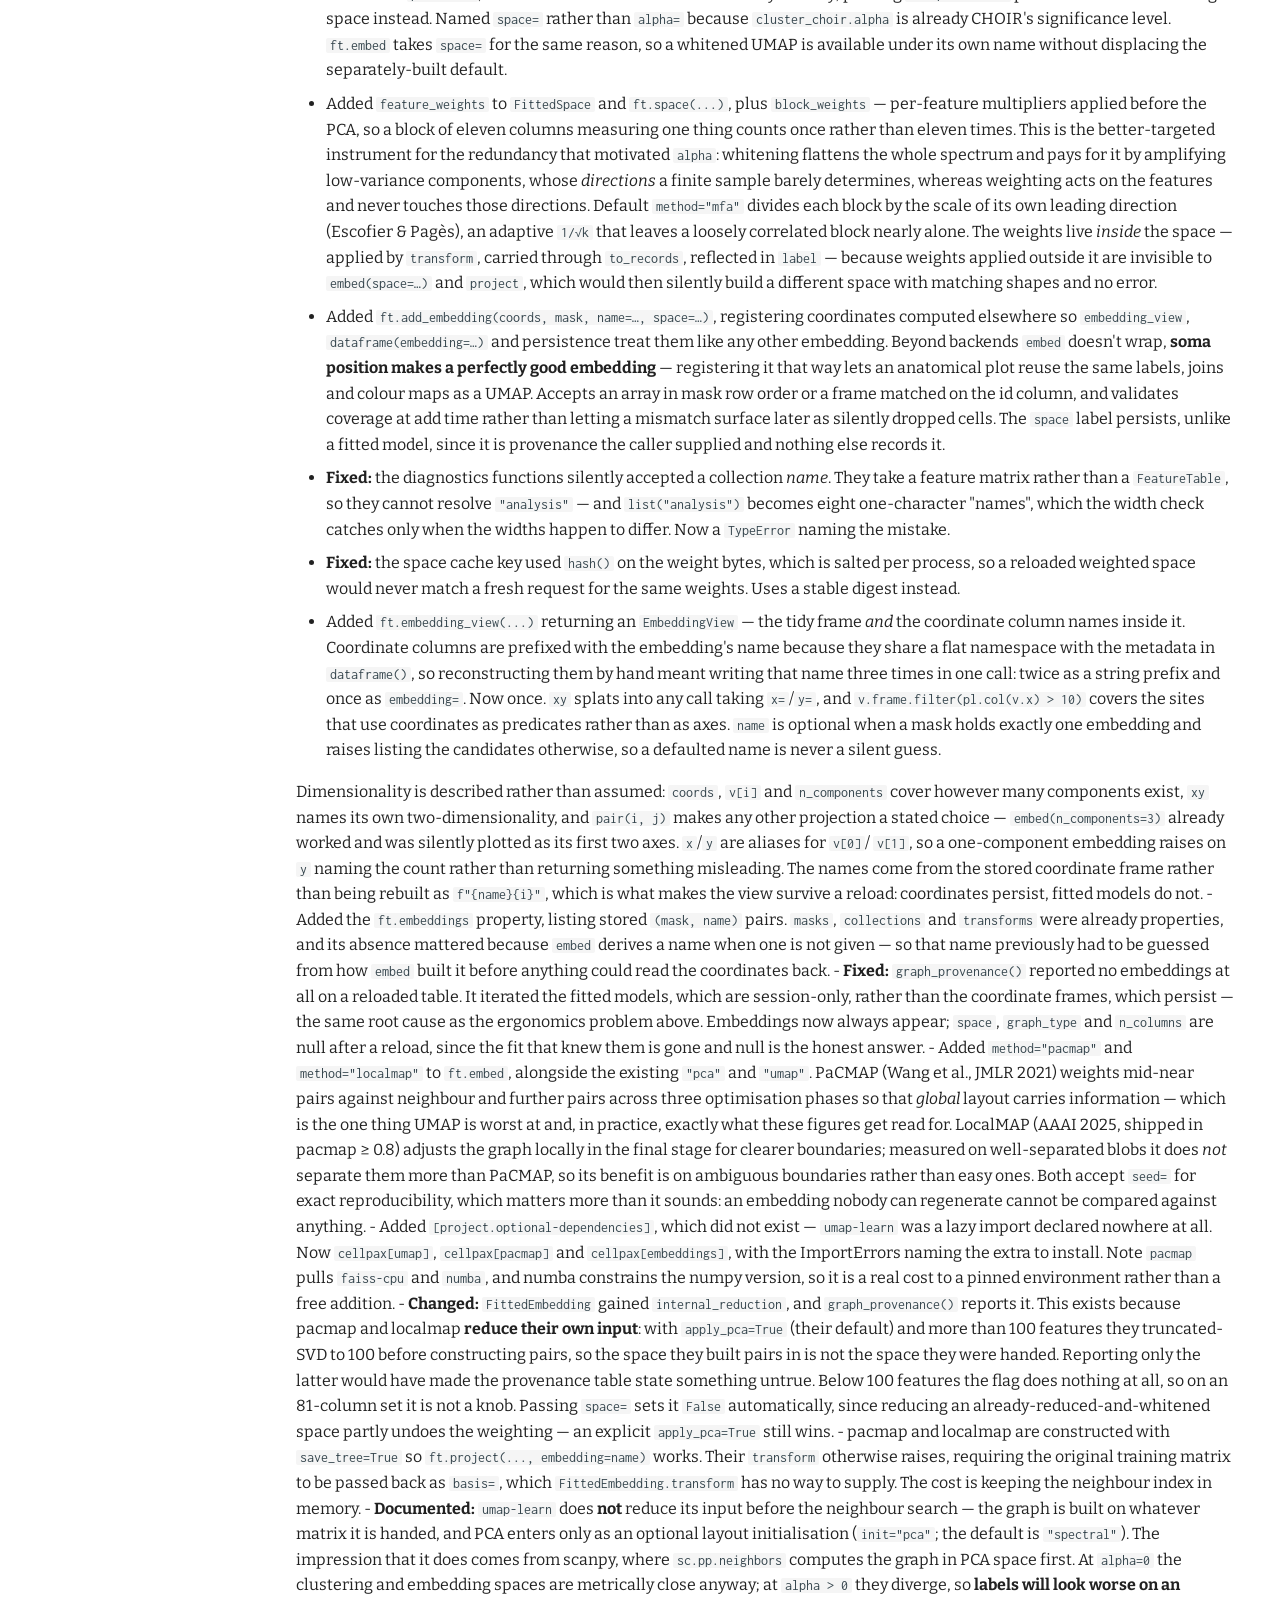
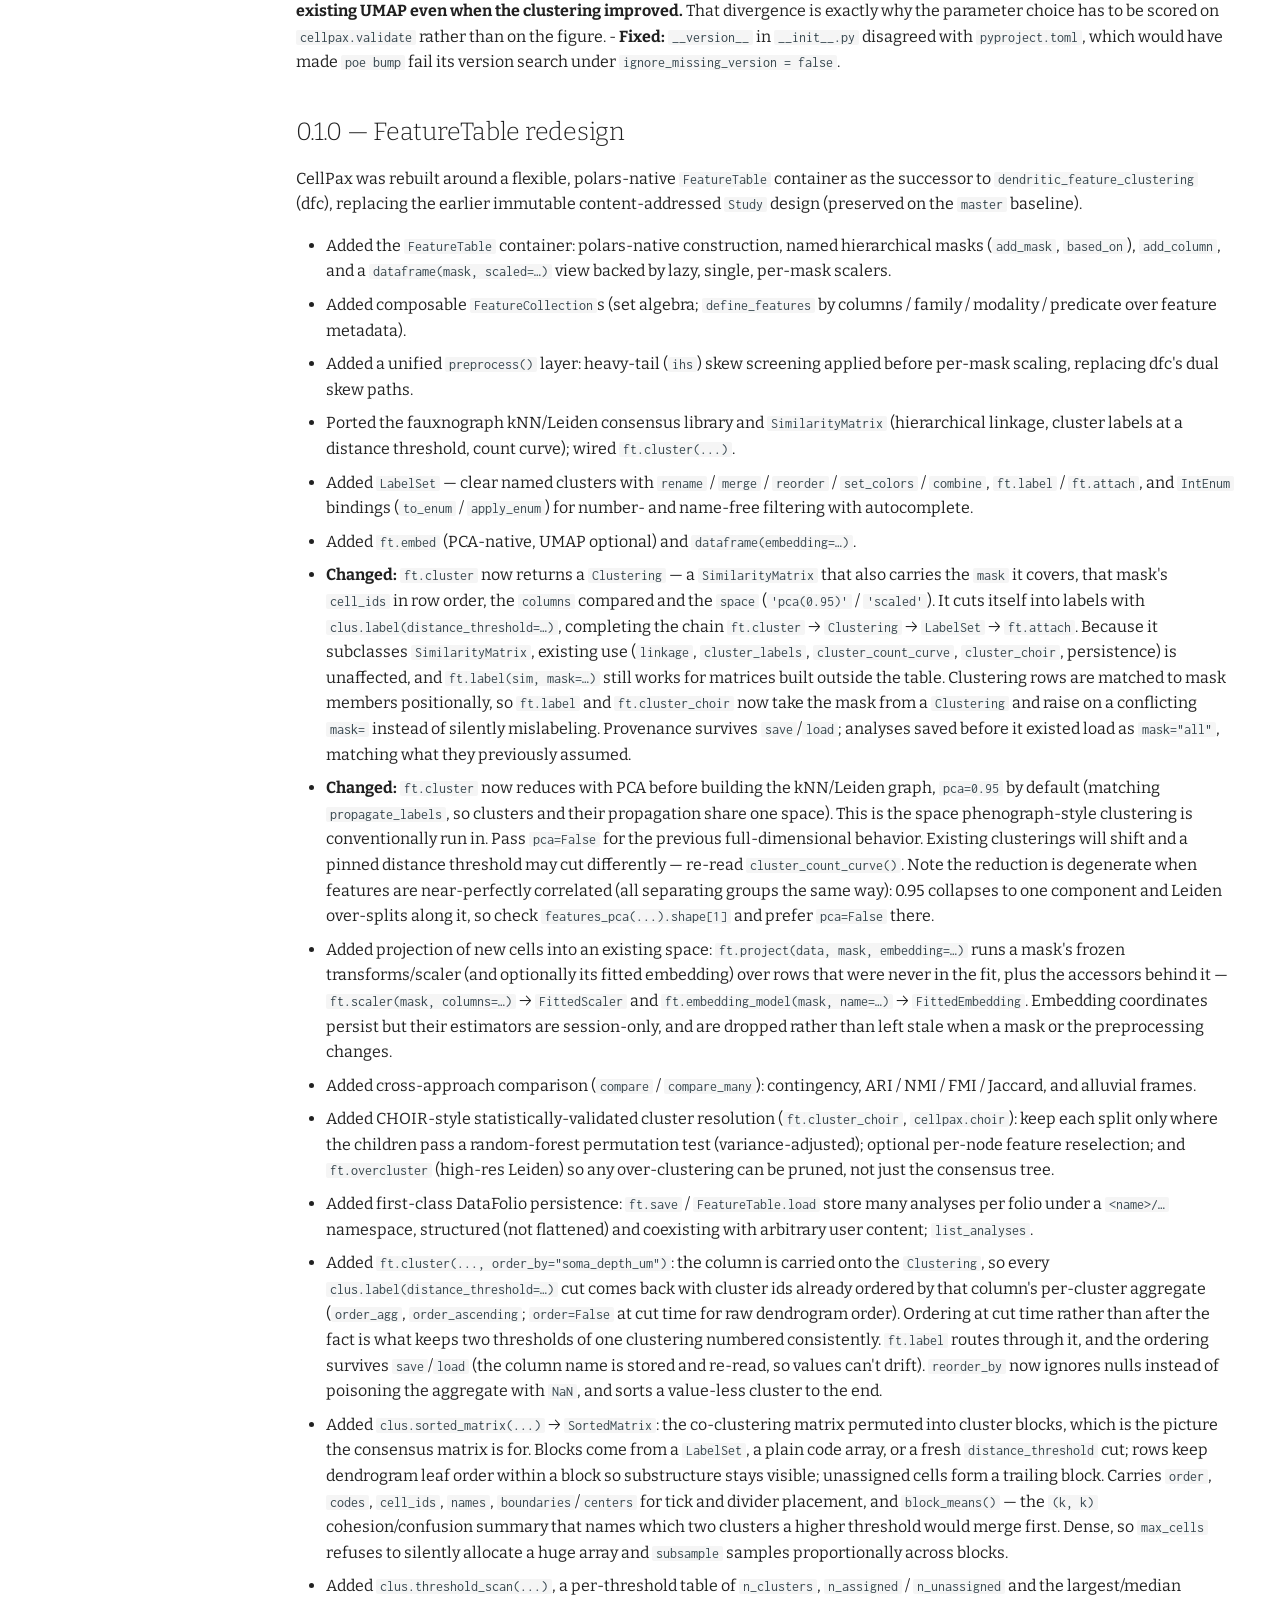
<file: changelog/index.html>
<!doctype html>
<html lang="en" class="no-js">
  <head>
    
      <meta charset="utf-8">
      <meta name="viewport" content="width=device-width,initial-scale=1">
      
      
      
        <link rel="canonical" href="https://ceesem.github.io/cellpax/changelog/">
      
      
        <link rel="prev" href="../migration/">
      
      
      
        
      
      
      <link rel="icon" href="../assets/images/favicon.png">
      <meta name="generator" content="mkdocs-1.6.1, mkdocs-material-9.8.0">
    
    
      
        <title>Changelog - cellpax Documentation</title>
      
    
    
      <link rel="stylesheet" href="../assets/stylesheets/main.57a0d79d.min.css">
      
        
        <link rel="stylesheet" href="../assets/stylesheets/palette.fb2fffe2.min.css">
      
      


    
    
      
    
    
      
        
        
        <link rel="preconnect" href="https://fonts.gstatic.com" crossorigin>
        <link rel="stylesheet" href="https://fonts.googleapis.com/css?family=Bitter:300,300i,400,400i,700,700i%7CInconsolata:400,400i,700,700i&display=fallback">
        <style>:root{--md-text-font:"Bitter";--md-code-font:"Inconsolata"}</style>
      
    
    
      <link rel="stylesheet" href="../assets/_mkdocstrings.css">
    
    <script>__md_scope=new URL("..",location),__md_hash=e=>[...e].reduce(((e,_)=>(e<<5)-e+_.charCodeAt(0)),0),__md_get=(e,_=localStorage,t=__md_scope)=>JSON.parse(_.getItem(t.pathname+"."+e)),__md_set=(e,_,t=localStorage,a=__md_scope)=>{try{t.setItem(a.pathname+"."+e,JSON.stringify(_))}catch(e){}}</script>
    
      

    
    
  </head>
  
  
    
    
    
    
    
    <body dir="ltr" data-md-color-scheme="default" data-md-color-primary="blue-grey" data-md-color-accent="deep-orange">
  
    
    <input class="md-toggle" data-md-toggle="drawer" type="checkbox" id="__drawer" autocomplete="off">
    <input class="md-toggle" data-md-toggle="search" type="checkbox" id="__search" autocomplete="off">
    <label class="md-overlay" for="__drawer"></label>
    <div data-md-component="skip">
      
        
        <a href="#changelog" class="md-skip">
          Skip to content
        </a>
      
    </div>
    <div data-md-component="announce">
      
    </div>
    
    
      

  

<header class="md-header md-header--shadow md-header--lifted" data-md-component="header">
  <nav class="md-header__inner md-grid" aria-label="Header">
    <a href=".." title="cellpax Documentation" class="md-header__button md-logo" aria-label="cellpax Documentation" data-md-component="logo">
      
  
  <svg xmlns="http://www.w3.org/2000/svg" viewBox="0 0 24 24"><path d="M12 8a3 3 0 0 0 3-3 3 3 0 0 0-3-3 3 3 0 0 0-3 3 3 3 0 0 0 3 3m0 3.54C9.64 9.35 6.5 8 3 8v11c3.5 0 6.64 1.35 9 3.54 2.36-2.19 5.5-3.54 9-3.54V8c-3.5 0-6.64 1.35-9 3.54"/></svg>

    </a>
    <label class="md-header__button md-icon" for="__drawer">
      
      <svg xmlns="http://www.w3.org/2000/svg" viewBox="0 0 24 24"><path d="M3 6h18v2H3zm0 5h18v2H3zm0 5h18v2H3z"/></svg>
    </label>
    <div class="md-header__title" data-md-component="header-title">
      <div class="md-header__ellipsis">
        <div class="md-header__topic">
          <span class="md-ellipsis">
            cellpax Documentation
          </span>
        </div>
        <div class="md-header__topic" data-md-component="header-topic">
          <span class="md-ellipsis">
            
              Changelog
            
          </span>
        </div>
      </div>
    </div>
    
      
    
    
    
    
    
      <div class="md-header__source">
        <a href="https://github.com/ceesem/cellpax" title="Go to repository" class="md-source" data-md-component="source">
  <div class="md-source__icon md-icon">
    
    <svg xmlns="http://www.w3.org/2000/svg" viewBox="0 0 512 512"><!--! Font Awesome Free 7.1.0 by @fontawesome - https://fontawesome.com License - https://fontawesome.com/license/free (Icons: CC BY 4.0, Fonts: SIL OFL 1.1, Code: MIT License) Copyright 2025 Fonticons, Inc.--><path d="M173.9 397.4c0 2-2.3 3.6-5.2 3.6-3.3.3-5.6-1.3-5.6-3.6 0-2 2.3-3.6 5.2-3.6 3-.3 5.6 1.3 5.6 3.6m-31.1-4.5c-.7 2 1.3 4.3 4.3 4.9 2.6 1 5.6 0 6.2-2s-1.3-4.3-4.3-5.2c-2.6-.7-5.5.3-6.2 2.3m44.2-1.7c-2.9.7-4.9 2.6-4.6 4.9.3 2 2.9 3.3 5.9 2.6 2.9-.7 4.9-2.6 4.6-4.6-.3-1.9-3-3.2-5.9-2.9M252.8 8C114.1 8 8 113.3 8 252c0 110.9 69.8 205.8 169.5 239.2 12.8 2.3 17.3-5.6 17.3-12.1 0-6.2-.3-40.4-.3-61.4 0 0-70 15-84.7-29.8 0 0-11.4-29.1-27.8-36.6 0 0-22.9-15.7 1.6-15.4 0 0 24.9 2 38.6 25.8 21.9 38.6 58.6 27.5 72.9 20.9 2.3-16 8.8-27.1 16-33.7-55.9-6.2-112.3-14.3-112.3-110.5 0-27.5 7.6-41.3 23.6-58.9-2.6-6.5-11.1-33.3 2.6-67.9 20.9-6.5 69 27 69 27 20-5.6 41.5-8.5 62.8-8.5s42.8 2.9 62.8 8.5c0 0 48.1-33.6 69-27 13.7 34.7 5.2 61.4 2.6 67.9 16 17.7 25.8 31.5 25.8 58.9 0 96.5-58.9 104.2-114.8 110.5 9.2 7.9 17 22.9 17 46.4 0 33.7-.3 75.4-.3 83.6 0 6.5 4.6 14.4 17.3 12.1C436.2 457.8 504 362.9 504 252 504 113.3 391.5 8 252.8 8M105.2 352.9c-1.3 1-1 3.3.7 5.2 1.6 1.6 3.9 2.3 5.2 1 1.3-1 1-3.3-.7-5.2-1.6-1.6-3.9-2.3-5.2-1m-10.8-8.1c-.7 1.3.3 2.9 2.3 3.9 1.6 1 3.6.7 4.3-.7.7-1.3-.3-2.9-2.3-3.9-2-.6-3.6-.3-4.3.7m32.4 35.6c-1.6 1.3-1 4.3 1.3 6.2 2.3 2.3 5.2 2.6 6.5 1 1.3-1.3.7-4.3-1.3-6.2-2.2-2.3-5.2-2.6-6.5-1m-11.4-14.7c-1.6 1-1.6 3.6 0 5.9s4.3 3.3 5.6 2.3c1.6-1.3 1.6-3.9 0-6.2-1.4-2.3-4-3.3-5.6-2"/></svg>
  </div>
  <div class="md-source__repository">
    ceesem/cellpax
  </div>
</a>
      </div>
    
  </nav>
  
    
      
<nav class="md-tabs" aria-label="Tabs" data-md-component="tabs">
  <div class="md-grid">
    <ul class="md-tabs__list">
      
        
  
  
  
  
    <li class="md-tabs__item">
      <a href=".." class="md-tabs__link">
        
  
  
    
  
  Home

      </a>
    </li>
  

      
        
  
  
  
  
    <li class="md-tabs__item">
      <a href="../tutorial/" class="md-tabs__link">
        
  
  
    
  
  Tutorial

      </a>
    </li>
  

      
        
  
  
  
  
    <li class="md-tabs__item">
      <a href="../guide/" class="md-tabs__link">
        
  
  
    
  
  User Guide

      </a>
    </li>
  

      
        
  
  
  
  
    
    
      <li class="md-tabs__item">
        <a href="../reference/api/" class="md-tabs__link">
          
  
  
    
  
  Function Reference

        </a>
      </li>
    
  

      
        
  
  
  
  
    <li class="md-tabs__item">
      <a href="../migration/" class="md-tabs__link">
        
  
  
    
  
  Migration

      </a>
    </li>
  

      
        
  
  
  
    
  
  
    <li class="md-tabs__item md-tabs__item--active">
      <a href="./" class="md-tabs__link">
        
  
  
    
  
  Changelog

      </a>
    </li>
  

      
    </ul>
  </div>
</nav>
    
  
</header>
    
    <div class="md-container" data-md-component="container">
      
      
        
      
      <main class="md-main" data-md-component="main">
        <div class="md-main__inner md-grid">
          
            
              
              <div class="md-sidebar md-sidebar--primary" data-md-component="sidebar" data-md-type="navigation" >
                <div class="md-sidebar__scrollwrap">
                  <div class="md-sidebar__inner">
                    


  


  

<nav class="md-nav md-nav--primary md-nav--lifted md-nav--integrated" aria-label="Navigation" data-md-level="0">
  <label class="md-nav__title" for="__drawer">
    <a href=".." title="cellpax Documentation" class="md-nav__button md-logo" aria-label="cellpax Documentation" data-md-component="logo">
      
  
  <svg xmlns="http://www.w3.org/2000/svg" viewBox="0 0 24 24"><path d="M12 8a3 3 0 0 0 3-3 3 3 0 0 0-3-3 3 3 0 0 0-3 3 3 3 0 0 0 3 3m0 3.54C9.64 9.35 6.5 8 3 8v11c3.5 0 6.64 1.35 9 3.54 2.36-2.19 5.5-3.54 9-3.54V8c-3.5 0-6.64 1.35-9 3.54"/></svg>

    </a>
    cellpax Documentation
  </label>
  
    <div class="md-nav__source">
      <a href="https://github.com/ceesem/cellpax" title="Go to repository" class="md-source" data-md-component="source">
  <div class="md-source__icon md-icon">
    
    <svg xmlns="http://www.w3.org/2000/svg" viewBox="0 0 512 512"><!--! Font Awesome Free 7.1.0 by @fontawesome - https://fontawesome.com License - https://fontawesome.com/license/free (Icons: CC BY 4.0, Fonts: SIL OFL 1.1, Code: MIT License) Copyright 2025 Fonticons, Inc.--><path d="M173.9 397.4c0 2-2.3 3.6-5.2 3.6-3.3.3-5.6-1.3-5.6-3.6 0-2 2.3-3.6 5.2-3.6 3-.3 5.6 1.3 5.6 3.6m-31.1-4.5c-.7 2 1.3 4.3 4.3 4.9 2.6 1 5.6 0 6.2-2s-1.3-4.3-4.3-5.2c-2.6-.7-5.5.3-6.2 2.3m44.2-1.7c-2.9.7-4.9 2.6-4.6 4.9.3 2 2.9 3.3 5.9 2.6 2.9-.7 4.9-2.6 4.6-4.6-.3-1.9-3-3.2-5.9-2.9M252.8 8C114.1 8 8 113.3 8 252c0 110.9 69.8 205.8 169.5 239.2 12.8 2.3 17.3-5.6 17.3-12.1 0-6.2-.3-40.4-.3-61.4 0 0-70 15-84.7-29.8 0 0-11.4-29.1-27.8-36.6 0 0-22.9-15.7 1.6-15.4 0 0 24.9 2 38.6 25.8 21.9 38.6 58.6 27.5 72.9 20.9 2.3-16 8.8-27.1 16-33.7-55.9-6.2-112.3-14.3-112.3-110.5 0-27.5 7.6-41.3 23.6-58.9-2.6-6.5-11.1-33.3 2.6-67.9 20.9-6.5 69 27 69 27 20-5.6 41.5-8.5 62.8-8.5s42.8 2.9 62.8 8.5c0 0 48.1-33.6 69-27 13.7 34.7 5.2 61.4 2.6 67.9 16 17.7 25.8 31.5 25.8 58.9 0 96.5-58.9 104.2-114.8 110.5 9.2 7.9 17 22.9 17 46.4 0 33.7-.3 75.4-.3 83.6 0 6.5 4.6 14.4 17.3 12.1C436.2 457.8 504 362.9 504 252 504 113.3 391.5 8 252.8 8M105.2 352.9c-1.3 1-1 3.3.7 5.2 1.6 1.6 3.9 2.3 5.2 1 1.3-1 1-3.3-.7-5.2-1.6-1.6-3.9-2.3-5.2-1m-10.8-8.1c-.7 1.3.3 2.9 2.3 3.9 1.6 1 3.6.7 4.3-.7.7-1.3-.3-2.9-2.3-3.9-2-.6-3.6-.3-4.3.7m32.4 35.6c-1.6 1.3-1 4.3 1.3 6.2 2.3 2.3 5.2 2.6 6.5 1 1.3-1.3.7-4.3-1.3-6.2-2.2-2.3-5.2-2.6-6.5-1m-11.4-14.7c-1.6 1-1.6 3.6 0 5.9s4.3 3.3 5.6 2.3c1.6-1.3 1.6-3.9 0-6.2-1.4-2.3-4-3.3-5.6-2"/></svg>
  </div>
  <div class="md-source__repository">
    ceesem/cellpax
  </div>
</a>
    </div>
  
  <ul class="md-nav__list" data-md-scrollfix>
    
      
      
  
  
  
  
    <li class="md-nav__item">
      <a href=".." class="md-nav__link">
        
  
  
  <span class="md-ellipsis">
    
  
    Home
  

    
  </span>
  
  

      </a>
    </li>
  

    
      
      
  
  
  
  
    <li class="md-nav__item">
      <a href="../tutorial/" class="md-nav__link">
        
  
  
  <span class="md-ellipsis">
    
  
    Tutorial
  

    
  </span>
  
  

      </a>
    </li>
  

    
      
      
  
  
  
  
    <li class="md-nav__item">
      <a href="../guide/" class="md-nav__link">
        
  
  
  <span class="md-ellipsis">
    
  
    User Guide
  

    
  </span>
  
  

      </a>
    </li>
  

    
      
      
  
  
  
  
    
    
      
        
      
    
    
    
      
      
    
    
      
        
        
      
    
    <li class="md-nav__item md-nav__item--pruned md-nav__item--nested">
      
        
  
  
  
    <a href="../reference/api/" class="md-nav__link">
      
  
  
  <span class="md-ellipsis">
    
  
    Function Reference
  

    
  </span>
  
  

      
        <span class="md-nav__icon md-icon"></span>
      
    </a>
  

      
    </li>
  

    
      
      
  
  
  
  
    <li class="md-nav__item">
      <a href="../migration/" class="md-nav__link">
        
  
  
  <span class="md-ellipsis">
    
  
    Migration
  

    
  </span>
  
  

      </a>
    </li>
  

    
      
      
  
  
    
  
  
  
    <li class="md-nav__item md-nav__item--active">
      
      <input class="md-nav__toggle md-toggle" type="checkbox" id="__toc">
      
      
        
      
      
        <label class="md-nav__link md-nav__link--active" for="__toc">
          
  
  
  <span class="md-ellipsis">
    
  
    Changelog
  

    
  </span>
  
  

          <span class="md-nav__icon md-icon"></span>
        </label>
      
      <a href="./" class="md-nav__link md-nav__link--active">
        
  
  
  <span class="md-ellipsis">
    
  
    Changelog
  

    
  </span>
  
  

      </a>
      
        

<nav class="md-nav md-nav--secondary" aria-label="Table of contents">
  
  
  
    
  
  
    <label class="md-nav__title" for="__toc">
      <span class="md-nav__icon md-icon"></span>
      Table of contents
    </label>
    <ul class="md-nav__list" data-md-component="toc" data-md-scrollfix>
      
        <li class="md-nav__item">
  <a href="#unreleased-conformal-assignment" class="md-nav__link">
    <span class="md-ellipsis">
      
        Unreleased — conformal assignment
      
    </span>
  </a>
  
</li>
      
        <li class="md-nav__item">
  <a href="#unreleased-the-anndata-bridge-the-boundary-report-and-gradients" class="md-nav__link">
    <span class="md-ellipsis">
      
        Unreleased — the AnnData bridge, the boundary report, and gradients
      
    </span>
  </a>
  
</li>
      
        <li class="md-nav__item">
  <a href="#unreleased-validity-domains" class="md-nav__link">
    <span class="md-ellipsis">
      
        Unreleased — validity domains
      
    </span>
  </a>
  
</li>
      
        <li class="md-nav__item">
  <a href="#unreleased-deterministic-by-default-honest-bookkeeping-choir-removed" class="md-nav__link">
    <span class="md-ellipsis">
      
        Unreleased — deterministic by default, honest bookkeeping, CHOIR removed
      
    </span>
  </a>
  
</li>
      
        <li class="md-nav__item">
  <a href="#unreleased-swept-representation-graph-and-hierarchy" class="md-nav__link">
    <span class="md-ellipsis">
      
        Unreleased — swept representation, graph, and hierarchy
      
    </span>
  </a>
  
</li>
      
        <li class="md-nav__item">
  <a href="#010-featuretable-redesign" class="md-nav__link">
    <span class="md-ellipsis">
      
        0.1.0 — FeatureTable redesign
      
    </span>
  </a>
  
</li>
      
    </ul>
  
</nav>
      
    </li>
  

    
  </ul>
</nav>
                  </div>
                </div>
              </div>
            
            
          
          
            <div class="md-content" data-md-component="content">
              
              <article class="md-content__inner md-typeset">
                
                  


  
  


<h1 id="changelog">Changelog</h1>
<h2 id="unreleased-conformal-assignment">Unreleased — conformal assignment</h2>
<ul>
<li><strong><code>ft.define_space(name, mask, columns=, scaler=, weights=, boost=, ...)</code></strong> declares a
  named space; every <code>space=</code> consumer (<code>cluster</code>, <code>embed</code>, <code>propagate_labels</code>,
  <code>project_labels</code>, <code>neighborhood_purity</code>, <code>triage_labels</code>, <code>boundary_report</code>,
  <code>transfer_bridge</code>, <code>parametrize</code>, <code>overcluster</code>) accepts the name, and a population left
  <code>None</code> defaults to the space's mask. The scaler is per space (<code>None</code> follows the table);
  weights are recomputed from the space's own scaled features. <code>ft.spaces</code>,
  <code>ft.fitted_space(name)</code>, <code>ft.drop_space(name)</code>; declarations persist.</li>
<li><strong><code>Recovery.by_label()</code> / <code>Recovery.confusion()</code></strong>: per-label recovery (n, recovered,
  abstained, top confusion) and the full label × recovered-as table, named by the reference.</li>
<li><strong><code>set_validity</code> warns when it replaces an existing domain</strong>, since a column holds one
  domain and per-class declarations over shared columns kept only the last.</li>
<li><strong><code>with ft.using_scaler_factory(factory):</code></strong> scales under a temporary rule and
  restores the outer factory and its cached fits on exit. Results made inside the
  block are kept, not dropped; <code>save</code> and <code>set_scaler_factory</code> raise inside it.</li>
<li><strong><code>ft.transfer_bridge(a, b, columns=Z, strata=…)</code></strong> → <strong><code>TransferBridge</code></strong> (new
  module <code>cellpax.bridge</code>): semi-aligned clustering. Each dataset is clustered in its
  own features, and an aligned embedding is used only as the bridge that checks whether
  a partition reappears in the other dataset. <code>a</code> and <code>b</code> are masks, one population per
  dataset.</li>
<li><code>scale=False</code> votes in the bridge columns' raw values instead of standardizing
    them over both populations. Use it for an embedding whose per-dimension scale
    is meaningful, such as a VAE latent: standardizing gives its near-inactive,
    mostly-noise dimensions equal weight. Only the bridge coordinates change.</li>
<li><code>scale="per_mask"</code> fits one scaler per population, which removes each dataset's
    own offset and spread in every bridge column. <code>scaler_factory=</code> picks the scaler,
    e.g. <code>quantile_scaler_factory()</code> for a per-dataset rank transform. Use this for a
    bridge in shared measurements rather than an aligned embedding.</li>
<li><code>score_runs(clus_a, clus_b)</code> → <code>GrainCorrespondence</code>. It scores every stored Leiden
    run pair at matching realized grain without rebuilding a consensus. Each partition
    is carried with one sparse one-hot product against vote matrices built once.</li>
<li>Each pair reports:<ul>
<li><code>excess</code>: AMI over a random-Voronoi null at the same counts.</li>
<li><code>efficiency</code>: AMI over the partition's own within-dataset ceiling through the
  bridge, which separates bridge blur from irreproducibility.</li>
<li><code>strata_ami</code> / <code>strata_excess</code>: agreement inside each stratum, so the subdivision
  of a subclass is scored and the subclasses themselves are not.</li>
<li>Per-cluster verdict counts under <code>VerdictRule</code> (<code>reproduces</code>, <code>weak</code>, <code>refuted</code>,
  <code>unverifiable</code>, <code>absent</code>) with the null's <code>reproduces</code> count, plus coverage.</li>
</ul>
</li>
<li><code>curve()</code> pools pairs into log-spaced grain bins. <code>suggest_band()</code> applies the
    one-standard-error rule (on <code>reproduces_excess</code> by default) and returns each
    dataset's resolution range. It flags and warns when the band sits at the edge of
    the sweep.</li>
<li><code>score_labels</code> / <code>score</code> give a <code>BridgeScore</code> with a per-cluster frame and
    <code>verdicts()</code>. Run pairs and direct scores share one soft-purity path, so they agree.</li>
<li>Mutual-only cross edges let types one dataset lacks abstain.</li>
<li><code>score_consensus(clus_a, clus_b, band=…)</code> narrows each clustering to its band,
    with the resolution minimum locked and the maximum taken from the band. It cuts
    the re-consensed hierarchy at every nested level and scores the level pairs with
    the same readings and null as runs.</li>
<li><code>refine_columns=</code> diffuses every vote (cross, ceiling and null alike) over the
    receiving population's own kNN graph, using the bridge as a label-spreading prior.
    Cells with no bridge vote stay abstained.</li>
<li><code>spaces={mask: FittedSpace}</code> draws the null, and with <code>refine_columns=True</code> the
    refinement, in each population's own clustering space (block-weighted, say)
    instead of plain scaled columns.</li>
<li>Verdicts are two-sided: <code>reproduces</code> needs a mutual best match passing both ways,
    and the new <code>nested</code> and <code>split</code> verdicts name one-to-many correspondences, so
    over-splitting no longer counts as reproduction. <code>BridgeScore.anchors()</code> lists the
    proposed one-to-one, split and nested correspondences.</li>
<li>Headline shares (<code>reproduce_share</code>, <code>anchored_share</code>, <code>anchored_cells</code>) are taken
    over <em>all</em> counted clusters, unverifiable ones included.</li>
<li><code>curve</code> and <code>suggest_band</code> pool each run's best correspondence (<code>matched()</code>) by
    default.</li>
<li>The within-dataset ceiling is never refined, which keeps it leave-one-out.</li>
<li><code>transfer_bridge(mask=…)</code> holds out the rest of each population (<code>held_out</code>), so one
    spatial half can choose while the other reports.</li>
<li><code>GrainCorrespondence.pairs()</code> pools run pairs per resolution pair.
    <code>complement(side, n_clusters_min=…, …)</code> takes a band chosen in one dataset and
    returns the corresponding band in the other: best partners by <code>ami</code>, a band
    tolerant to one SE, and the ridge. It warns at sweep edges and at the <code>band_ratio</code>
    limit. <code>suggest_band</code> adds a joint <code>best_pair</code>.</li>
<li>
<p>Cells missing bridge values are clustered as usual but left out of the bridge.
    They're recorded as <code>unbridged</code> and ignored when a clustering is aligned. A
    warning reports the share, and <code>min_bridged=0.8</code> refuses a population too
    sparsely covered to stand for. <code>bridged_fraction()</code> reports coverage.</p>
</li>
<li>
<p><strong><code>identity_scaler_factory()</code></strong> / <strong><code>IdentityScaler</code></strong>: a no-op scaler for features
  that are already scaled, such as embedding coordinates. Unlike an ad-hoc
  <code>FunctionTransformer</code> factory, it saves and reloads through the manifest and freezes
  into <code>FittedSpace</code>.</p>
</li>
<li><strong><code>block_weights(method="redundancy")</code></strong>: a continuous weighting with no dendrogram.
  Column <em>j</em> counts for <code>1 / Σ_k ρ²_jk</code> of its variance, and the returned multiplier is
  the square root of that. Copies share one unit, independent columns keep 1, and an
  equicorrelated group totals its participation ratio. The <code>r²</code> values are debiased for
  sample size. <code>block_threshold</code> and <code>linkage_method</code> now default to <code>None</code> and are
  refused by this method.</li>
<li><strong><code>effective_features</code></strong>: per-feature variance weight, multiplier and most-correlated
  partner, with optional families (<code>families=ft.var</code>), for the per-family and total
  effective number of features.</li>
<li><strong><code>make_clipped_scaler(base="standard")</code></strong> / <strong><code>clipped_scaler_factory(base=…)</code></strong>:
  z-score then clip, so <code>n_sigma</code> is in SDs. Both clip modes freeze into <code>FittedSpace</code>
  (<code>standard_sigma</code>, <code>standard_percentile</code>) and persist through the manifest.</li>
<li><strong><code>join_datasets(tables, scaler_factory=..., strata=...)</code></strong> (also
  <code>FeatureTable.join_datasets</code>) puts tables from separate datasets into one space.</li>
<li>Each dataset, or each <code>(dataset, stratum)</code>, gets its own fit, and every other
    dataset is mapped onto the reference's distribution through the reference's
    <code>inverse_transform</code>. Joined values are in the reference's raw units, differences
    between subclasses survive, and the reference's cells are unchanged.</li>
<li>Metadata, masks, collections, validity domains and attached labels carry over.
    Ids are freshly minted, and the original ids stay first-class: <code>source_ids</code>,
    <code>cell_ids_for</code>, and <code>labels_by_dataset</code> for writing joint labels back to each source.</li>
<li><code>harmonize(rows, dataset)</code> brings new cells into the joined units, ready for
    <code>project</code>/<code>project_labels</code>.</li>
<li>The per-dataset scalers are saved and reloaded.</li>
<li><strong><code>quantile_scaler_factory(clip=(1, 99))</code></strong>: a percentile clip followed by a
  <code>QuantileTransformer</code>, the per-dataset harmonizer that aligned 85 of 87 features across
  Minnie and V1dd. Quantile scalers, with or without the clip, now also freeze into
  <code>FittedSpace</code> and persist.</li>
<li><strong><code>dataset_mixing</code> / <code>ft.dataset_mixing</code></strong>: how much more often a cell's neighbours
  share its dataset than its stratum's composition predicts, overall and per
  <code>(dataset, stratum)</code>, in scaled features, PCA or an embedding.</li>
<li><strong><code>cross_dataset_classification</code> / <code>ft.cross_dataset_classification</code></strong>: train on one
  dataset's labels and score another's. It returns a <code>TransferScore</code> with
  <code>accuracy_shared</code> (only labels both datasets have), <code>confusion()</code> and <code>by_label()</code>.</li>
<li>
<p><strong><code>FittedScaler.inverse_transform</code></strong>, and identity inverses on <code>PercentileClipper</code> /
  <code>SigmaClipper</code>, so clipped pipelines can be inverted. <code>PercentileClipper</code> now fits
  NaN-aware bounds: a feature with missing values used to get NaN bounds, which turned
  every clipped value into NaN.</p>
</li>
<li>
<p><strong><code>ft.collections.names</code></strong> lists the defined feature collections, with
  <code>len()</code>, a <code>catalog()</code> frame (name / n_features / columns) and a <code>__repr__</code>
  that shows the names. The accessor was already iterable, but nothing said so —
  printing it gave <code>&lt;_CollectionAccessor object at 0x…&gt;</code>.</p>
</li>
<li><strong><code>ft.project_labels(data, labels)</code></strong> — <code>propagate_labels</code> for cells that
  aren't in the table. Reference and incoming rows both go through the mask's
  frozen scaler and PCA (<code>ft.space</code>), so the reference is judged in the space it
  was clustered in, nothing is re-fit, no mask is widened and no clustering is
  invalidated. Ids come from the frame's id column or <code>cell_ids=</code>; the result is
  a <code>Propagation</code> over just the new cells, with the reference's cluster ids,
  names and colors. A string <code>labels</code> is rebuilt over <code>mask=</code> (a <code>LabelSet</code> is
  not), so a <code>*_nn</code> column from an earlier propagation can be reused as the
  reference for the core mask it was fit on. <code>method="spread"</code> still abstains on
  rows near nothing.</li>
<li><strong><code>space=</code> on <code>ft.propagate_labels</code> and <code>ft.project_labels</code></strong> — propagate or
  project in a prebuilt <code>FittedSpace</code>, the same object <code>cluster</code>, <code>embed</code> and
  <code>overcluster</code> accept. Both previously hardcoded an unweighted <code>pca(0.95)</code>, so
  labels from a clustering built with <code>feature_weights</code> (or its own <code>space=</code>)
  were carried outward in a geometry that was not the one they came from — and
  unlike <code>boundary_report</code>, which finds the weighted space by the digest a
  clustering records, a <code>LabelSet</code> carries no provenance to catch it. It cannot
  be combined with <code>pca=</code> (or, for propagation, <code>ladder=</code>, whose rungs are each
  their own space). A <code>FittedSpace</code> now records the mask it was fit on
  (<code>space.mask</code>, shown in its <code>repr</code>, persisted and restored), and both methods
  raise when that disagrees with the population the reference comes from — a PCA
  rotates to its own population's correlation structure, and any
  <code>feature_weights</code> derived from it are that population's too.</li>
<li><strong><code>space=</code> on <code>ft.neighborhood_purity</code></strong> — the same knob, for the same
  reason: purity read off the unweighted space is a verdict about a geometry
  the clustering never used. The default is unchanged (raw scaled features at
  full dimensionality, as <code>overcluster</code>), and a space fit on another mask
  raises.</li>
<li><strong><code>mutual_fraction</code></strong> on <code>ft.triage_labels</code> and <code>ft.neighborhood_purity</code>, and
  the <code>neighbor_mutual_fraction</code> primitive behind it. kNN is directed, so a cell
  alone in a sparse region names the nearest dense cluster and is named back by
  none of it — indistinguishable, on purity or verdict alone, from a cell that
  genuinely sits inside another population. The reciprocity separates them, and
  comes off the neighbour search that was already being run. Additive: no
  existing verdict or purity value changes.</li>
<li><code>ft.triage_labels</code> gained the same population check as the other <code>space=</code>
  consumers, and all eight now route through one <code>_validated_space</code> helper
  rather than hand-rolling the checks — five spellings of the column test had
  accumulated, and triage was the one that never got the mask test. <code>cluster</code>,
  <code>overcluster</code>, <code>embed</code> and <code>parametrize</code> opt out of the population check,
  where a parent's space serving a child mask is documented behaviour.</li>
<li><strong><code>LabelSet.assign(cell_ids, to)</code></strong> — move individual cells between clusters,
  the per-cell counterpart to the cluster-level relabeling verbs. <code>to</code> is a
  cluster id or name, or <code>None</code> to unassign; an unheld <em>name</em> creates the
  cluster, an unknown <em>id</em> raises. Cells the set doesn't cover raise rather than
  being skipped, which is what catches root_ids handed to a cell_id-keyed set —
  previously this took a <code>codes</code> / <code>np.isin</code> / <code>with_codes</code> round trip whose
  failure mode was a silent no-op.</li>
<li><strong><code>add_column</code> and <code>add_mask</code> squeeze a one-column DataFrame.</strong>
  <code>ft.add_column(ft.dataframe().select(expr), ...)</code> used to land as an
  <code>Array(Boolean, shape=(1,))</code> column — one length-1 row per cell — and only
  showed up much later, wherever the values were finally read (a <code>tag_bool_cols</code>
  segment property, say). A width-1 frame (polars, pandas) or an <code>(n, 1)</code> array
  now squeezes to its column; anything wider raises.</li>
<li><strong>Save/load/list now run under <code>folio.pinned()</code></strong> (when datafolio provides
  it; a no-op otherwise): one staleness check per batch instead of two cloud
  round trips per item. Together with lazy consensus derivation this is the
  remote-folio load fix — the profiled 66s cloud load spent ~30s rechecking an
  unchanged manifest ~60 times.</li>
<li><strong>Load fetches every frame item as one concurrent batch</strong> via datafolio v2's
  <code>get_many</code> (sequential fallback when absent, tested identical): every item
  path is knowable from the manifest, so cellpax hands over the list and
  datafolio owns the concurrency. Real <code>gs://</code> folio (62k cells, ~20
  clusterings): ~150s originally → 66s (lazy consensus) → 33.8s (pinned) →
  <strong>5.3s</strong> (batched).</li>
<li><strong>Fixed: a cross-mask <code>space=</code> silently mixed two scalings.</strong> Every
  <code>space=</code> consumer (<code>cluster</code>, <code>overcluster</code>, <code>embed</code>, <code>triage_labels</code>,
  <code>boundary_report</code>, and <code>project</code> through a space-built embedding) fed the
  space <code>transform_scaled(features(mask, scaled=True))</code> — the <em>target mask's</em>
  scaler followed by the <em>space's</em> rotation. Correct when the space was fit on
  that same mask (the default), a silent chimera when a parent's space was
  passed for a child mask. All paths now call <code>space.transform(raw)</code>, so the
  space applies its own frozen scaler — bit-identical in the same-mask case,
  coherent in the cross-mask case, with regression tests projecting a child
  mask through a parent space. In the same pass, <code>columns=</code> became officially
  redundant alongside <code>space=</code> everywhere (<code>embed</code>/<code>overcluster</code>/
  <code>triage_labels</code> now match <code>cluster</code>): the space carries its columns, and a
  <em>conflicting</em> <code>columns=</code> raises instead of being silently discarded.</li>
<li><strong>Fixed: loading a saved analysis re-derived every consensus matrix eagerly.</strong>
  Manifest v2 stores the runs and derives the n×n matrix on load — right at 21k
  cells, minutes-per-clustering at 100k (measured: 188s for one 100k-cell
  clustering, of which IO was under a second; a notebook storing twenty of them
  loaded in the better part of an hour). The matrix now derives <strong>lazily on
  first use</strong>: a load stores the runs and returns immediately (measured: 0.2s
  for the same clustering), <code>describe()</code>/<code>shape</code>/provenance never materialize,
  and the first <code>label()</code>/<code>linkage</code>/<code>soft_labels</code> call pays the derivation it
  actually needs. Also fixed the normalization correction inside
  <code>coclustering_matrix</code>, which materialized an <code>(nnz, n_runs)</code> sparse
  intermediate — gigabytes at consensus scale; it now restricts to
  both-ever-dropped pairs and reads a precomputed M·Mᵀ by key search.</li>
<li><strong>Added <code>ft.describe()</code></strong> — the session state at a glance, as formatted text:
  masks with sizes and validity-domain markers, collections, validity domains,
  stored clusterings (space, run counts, seeds), embeddings (with whether a
  fitted model is still live or only coordinates survive), attached labels,
  scaler rule, transforms, and the table seed. The in-memory companion to
  <code>folio.describe()</code>.</li>
<li><strong>Added <code>ft.set_scaler_factory</code> and a <code>scaler_factory=</code> override on
  <code>load_feature_table</code></strong> — the second shakedown gap: reusing an existing table
  under a different clip rule (percentile → sigma, say) meant rebuilding it and
  losing masks, collections, and label metadata. The swap refits scalers lazily
  and drops everything computed under the old scaling with a warning naming what
  went; the load-time override leaves the folio untouched until saved over.
  Deliberately no per-call factory choice — that would key every cache on the
  factory and resurrect the combinatorial fitting the redesign removed.</li>
<li>
<p><strong><code>ft.cluster</code> now accepts <code>feature_weights=</code> and <code>space=</code></strong> — the gap the first
  workflow shakedown found: block weights reached <code>embed</code>/<code>overcluster</code>/<code>project</code>
  but not the headline consumer. <code>feature_weights</code> folds
  :func:<code>block_weights</code> multipliers into the space the graph is built in;
  <code>space=</code> supplies a prebuilt <code>FittedSpace</code>, so one weighted/whitened fit
  provably serves clustering, embeddings, and the boundary report. A passed
  space is the representation choice — combining it with <code>pca=</code>/<code>alpha=</code>/
  <code>feature_weights=</code> raises. <code>params</code> records the weight digest (arrays don't
  ride in a JSON manifest; the weighted space itself persists), and
  <code>boundary_report</code> resolves weighted runs through the space cache by that
  digest — refusing, rather than silently examining unweighted geometry, when
  the space is unavailable (pass <code>space=</code> explicitly then).</p>
</li>
<li>
<p><strong>Added <code>ft.assign</code> → <code>Assignment</code></strong>: split-conformal label assignment over a
  curated reference, Mondrian by class so the coverage guarantee holds for rare
  types and not just on average (engine: the <code>crepes</code> package, new core
  dependency — numpy/pandas/scipy only). The stored object is the <em>evidence</em> — a
  per-cell, per-label p-value matrix — and <code>alpha</code> is a read-time parameter:
  <code>prediction_set(alpha)</code>, <code>set_sizes</code>, <code>to_labelset</code> (singletons keep their
  label, ambiguity and no-fit both abstain), <code>coverage</code> (the per-class
  self-check), and <code>frame()</code> all derive from it. Classes with too few
  calibration cells to back a requested <code>alpha</code> are named in a warning instead
  of silently borrowing a threshold; sigmoid-calibrated probabilities ride along
  as a separate, certificate-free object. Deterministic under the derived table
  seed, params recorded. The docstrings are explicit that an empty set is not
  novelty detection and that the guarantee assumes exchangeability — which is
  why <code>assign</code> warns when its columns' validity domains don't cover the target.</p>
</li>
<li><strong>Added shift-aware coverage, two ways, benchmarked.</strong> <code>ft.assign(...,
  shift_covariates=["completeness"])</code> computes weighted conformal p-values
  (Tibshirani et al. 2019; in-library, keeps the read-time-alpha evidence
  matrix), and <code>conditional_prediction_set</code> adapts MAPIE's
  Gibbs–Cherian–Candès conditional conformal (new <code>conditional</code> extra:
  <code>mapie</code> + <code>cvxpy</code> — deliberately <em>not</em> MAPIE's own extra, which drags torch).
  On the truncation-shift benchmark (features drift with completeness, core
  curated from complete cells; nominal 90%): vanilla conformal covers the
  truncated tier at <strong>26%</strong> — undercoverage by silent empty sets; weighted
  restores <strong>100%</strong> by conceding both labels there (mean set size 2.0);
  conditional restores <strong>88%</strong> at mean set size <strong>0.91</strong> — near-nominal
  coverage while staying discriminative, at ~1s per thousand cells and a
  construction-time alpha. Both live behind adapters pending the
  overcomplete-then-prune review.</li>
</ul>
<h2 id="unreleased-the-anndata-bridge-the-boundary-report-and-gradients">Unreleased — the AnnData bridge, the boundary report, and gradients</h2>
<p>The verification pass before this phase set the policy: own the bookkeeping and the
consensus-derived statistics, import every algorithm with a maintained home, and
bridge to foreign data models rather than depending on them.</p>
<ul>
<li><strong>Added <code>cellpax.interop</code></strong>: <code>ft.to_anndata()</code> / <code>FeatureTable.from_anndata()</code>
  bridge the scanpy/scvi ecosystem instead of re-implementing it. Masks travel as
  <code>mask_*</code> obs columns, embeddings as id-aligned <code>obsm["X_*"]</code>, feature metadata as
  <code>var</code>, and provenance (mask, scaled, transforms, validity domains, seed) under
  <code>uns["cellpax"]</code>, so a cellpax export round-trips and a foreign AnnData imports.
  <code>anndata</code> is a new optional extra, imported lazily.</li>
<li><strong>Added <code>boundary_report</code></strong> (module function and <code>ft.boundary_report</code>): per
  cluster pair, four independent reads on whether the boundary is a <em>gap</em> or a
  <em>cut through one thing</em> — Hartigan's dip on the centroid axis (via the new
  <code>diptest</code> dependency), kNN cross-edge connectivity against the configuration
  null (the PAGA statistic, implemented in-library), saddle-to-peak density along
  the boundary (in-library kNN proxy), and the consensus co-clustering profile (cross mean + the
  intermediate-frequency band — the ensemble's own read, available nowhere else).
  Per-leg votes and a majority <code>verdict</code> (<code>discrete</code> / <code>continuous</code> /
  <code>ambiguous</code>); the columns are the result, the verdict is a summary. The table
  wrapper rebuilds the space the clustering was computed in from its recorded
  parameters. This is the replacement for what CHOIR pretended to answer:
  separability certifies every cut, so the report measures the boundary instead.</li>
<li><strong>Added <code>ft.parametrize</code> → <code>Gradient</code></strong> — the follow-through on a <code>continuous</code>
  verdict: a Hastie–Stuetzle principal curve (in-library; the Python ecosystem has
  no maintained implementation) yields per-cell arc length in <code>[0, 1]</code> with
  feature loadings, <code>ft.attach</code> support, and <code>bin()</code> back to named labels as
  <em>declared interval cuts</em> of a persisted coordinate rather than pretended modes.
  Two guards run inside the fit: an intrinsic-dimension gate (decimated TwoNN —
  a structure that isn't a curve warns before being compressed into one) and a
  nuisance tripwire (a coordinate that tracks a completeness metric warns before
  the artifact acquires a biological name).</li>
<li><strong>Added <code>information_imbalance</code> and <code>feature_relevance</code></strong> (Glielmo et al., PNAS
  Nexus 2022; plain rank-based numpy, no jax — dadapy's DiffImbalance is the
  learned-weights upgrade): does one coordinate space predict another's
  neighbourhoods, and which features carry the full space's structure, in
  single-feature and drop-one modes. Notes document the sharp edge the tests
  pinned: after z-scoring, a binary cluster-separating feature carries <em>less</em>
  neighbourhood information than a continuous coordinate — "separates my
  clusters" and "carries neighbourhood information" are different claims.</li>
<li><code>diptest</code> becomes a core dependency (small, C-backed, maintained).</li>
</ul>
<h2 id="unreleased-validity-domains">Unreleased — validity domains</h2>
<p>A feature can be measurable for a cell and still be uninformative about it — a
truncated reconstruction yields an axon length that says nothing about type. That
distinction cannot be recovered from the values, so the library now lets you declare
it, and the declaration has teeth.</p>
<ul>
<li><strong>Added <code>ft.set_validity(columns=…, where=&lt;mask&gt;)</code></strong> (and <code>valid_where=</code> on
  <code>define_features</code>): a feature's <em>validity domain</em> is a named mask — the cells it is
  informative for. Domains persist with the analysis, compose with <code>based_on</code>, and a
  mask backing a domain can't be dropped while it does. Read side:
  <code>ft.validity_domains</code>, <code>ft.validity()</code> (the per-cell-per-feature boolean matrix),
  <code>ft.fully_valid()</code> (a collection's per-cell coverage), and <code>ft.validity_patterns()</code>
  (the distinct patterns and their sizes — truncation is positional, so expect a
  handful).</li>
<li><strong>Added <code>ladder=</code> to <code>propagate_labels</code></strong>: an ordered list of collections, richest
  first; each cell is labeled with the first one whose columns are all valid <em>for it</em>.
  Each rung runs as its own propagation (own scaler, own PCA, only participating
  cells), so invalid values never contaminate a fit; a cell no rung covers stays
  unassigned. The result records which rung labeled each cell (<code>result.rungs</code>, a
  <code>{name}_rung</code> frame column) and per-rung recovery (<code>result.rung_recovery</code>) — the
  per-rung answer to "what can this feature set still carry?". Confidence is
  comparable within a rung, not across rungs.</li>
<li><strong>Propagating on columns whose domain doesn't cover the target now warns</strong> — the
  gap the audit found every safeguard silent on. <code>on_invalid="raise"</code> escalates,
  <code>"ignore"</code> accepts.</li>
<li><strong>Added <code>covariate_sensitivity</code></strong> (per-feature Spearman against a completeness
  metric — the features measuring truncation rather than biology) and
  <strong><code>stratum_shift</code></strong> (per-feature KS + <code>median_shift_iqr</code> across dataset strata —
  the features measuring the acquisition rather than the cells). These are the
  diagnostics that <em>build</em> validity domains instead of guessing them; the same
  abstraction covers per-cell truncation and per-dataset portability.</li>
<li><strong>Added <code>ft.score_cells</code></strong>: fit any per-sample-scoring estimator (sklearn's
  detectors directly; <code>IsolationForest</code> seeded from the table by default) on a mask's
  scaled features and store the scores as an ordinary metadata column. Scores, never
  filters. Full-vs-safe-collection score comparison doubles as a truncation
  diagnostic.</li>
</ul>
<h2 id="unreleased-deterministic-by-default-honest-bookkeeping-choir-removed">Unreleased — deterministic by default, honest bookkeeping, CHOIR removed</h2>
<p>An audit pass: reproducibility becomes the default rather than an intention, a set of
silently-wrong-number bugs are fixed, and CHOIR is deleted.</p>
<p><strong>Removed: CHOIR</strong> (<code>cellpax.choir</code>, <code>ft.cluster_choir</code>, <code>choir_labels</code>). Its
random-forest test certifies <em>separability</em>, and in morphological feature data
separability is everywhere — a continuum sliced anywhere is stably distinguishable at
its ends, so the test kept essentially every split and lent statistical authority to
arbitrary cuts. A tool whose failure mode is false confidence is worth deleting rather
than fixing. <code>ft.overcluster</code> stays (it never depended on CHOIR); the hierarchy
machinery (<code>merge_support</code>, <code>nested_labels</code>) remains the way to reason about splits
until the planned boundary report lands.</p>
<p><strong>Added: deterministic-by-default seeds.</strong> <code>FeatureTable(seed=)</code> (default 0) is the
root every stochastic verb derives from: <code>cluster</code>/<code>embed</code>/<code>overcluster</code> with
<code>seed=None</code> now derive a stable per-call seed from the table seed and the call's
identity (verb, mask, name) — the same call reproduces exactly, different names get
different streams, an explicit <code>seed=</code> overrides. Derivation deliberately ignores the
feature list, so comparing two feature sets under one run name holds the seed fixed.
One consequence: <code>embed(method="umap")</code> now always passes a <code>random_state</code>, which
single-threads UMAP — call the backend directly and <code>add_embedding</code> the coordinates if
you want unseeded parallel layout.</p>
<p><strong>Added: recorded provenance.</strong> <code>Clustering.params</code> records the full producing call
(seed included) — replaying it reproduces the ensemble bit for bit — and persists in
the manifest, as do embedding parameterizations and the table seed. <code>restrict(...)</code>
records its filters on top of the parent's params. A reproducibility test now pins
same-seed ⇒ same-consensus across <code>n_jobs</code>.</p>
<p><strong>Fixed (silently wrong numbers):</strong></p>
<ul>
<li>The per-feature <code>log</code> shift was computed from whatever batch was being transformed,
  not from the fit — the same raw value landed at different transformed values per
  batch, breaking <code>project</code>'s core promise. Shifts are now fitted parameters
  (persisted with frozen spaces); out-of-domain values raise instead of going NaN.</li>
<li><code>add_column</code> could silently overwrite a feature or the id column and invalidated
  nothing, so cached scalers served numbers from data that no longer existed. It now
  refuses (features need <code>overwrite=True</code>, which drops the affected fits; the id
  column always refuses in favor of <code>set_id_column</code>).</li>
<li>Stored embeddings and clusterings were never invalidated: after <code>preprocess()</code> or a
  mask redefinition they were served as current despite being computed in a scaled
  space that no longer existed. Both are now dropped with a warning naming what was
  dropped (external embeddings, which never depended on scaling, stay).</li>
<li>Consensus normalization divided by <code>min(|A_i|, |A_j|)</code> instead of the documented
  <code>|A_i ∩ A_j|</code>, biasing similarity low for pairs of cells dropped in <em>different</em> runs.</li>
<li><code>subsample_stability</code> scored a draw that discarded an entire cluster as ARI 1.0 /
  retention 1.0 — an optimistic bias, since subsampling systematically pushes small
  clusters below <code>min_cluster_size</code>. Draw-unassigned cells now count against retention
  and <code>Stability</code> reports per-draw assigned fractions.</li>
<li>Saving two spaces on one mask over different feature subsets silently kept only one
  (<code>_space_slug</code> omitted the columns); slugs now digest the column set, and the
  <code>1</code>-component vs <code>1.0</code>-variance distinction is kept in both the cache key and
  the manifest.</li>
<li>Clustering <code>cell_ids</code> were re-derived from the <em>current</em> mask on load, so a
  same-size mask redefinition between <code>cluster()</code> and <code>save()</code> silently re-paired
  matrix rows with different cells. The ids are now stored with the clustering.</li>
<li>Sentinel codes below <code>-1</code> wrapped around one-hot indexing in propagation,
  corrupting votes and confidence; <code>LabelSet</code> and <code>propagate_*</code> now reject them.</li>
<li><code>propagate_spread</code> pruned zero-distance edges, so exact-duplicate cells were
  disconnected and abstained; duplicates now inherit their twin's label.</li>
<li><code>cluster_labels</code> (and therefore <code>nested_labels</code>) returned scipy's 1-based codes
  while <code>label()</code> returned 0-based — the same cut now yields <code>0..k-1</code> everywhere.</li>
<li><code>restrict()</code> silently forced <code>normalize=True</code>; it now preserves the parent's
  normalization, so thresholds chosen on the parent still mean the same thing.</li>
<li><code>label_purity</code> reported the unassigned pile as the worst "cluster", burying the real
  red flags; it is excluded and counted in an <code>n_unassigned</code> column instead.</li>
<li><code>neighborhood_self_predictions</code> (and everything routed through it: purity, triage)
  used the self-exclusion strategy the same module documents as unsafe with duplicate
  rows; it now shares the safe positional exclusion.</li>
<li><code>graph_knn_recovery</code> counted unreachable vertices as <em>wrong</em> rather than abstained.</li>
<li><code>embed(method="pca", **kwargs)</code> silently dropped the kwargs; <code>space(1)</code> and
  <code>space(1.0)</code> returned the same cached object; <code>preprocess(skew_screen=False,
  method=…)</code> discarded the method and wiped every transform (it now applies the method
  to all selected features, and <code>method=None</code> is the explicit way to clear);
  <code>agreement_folds=0</code> was unreachable through <code>propagate_labels</code>; NaNs silently
  zeroed <code>tie_report</code> extremes and blanked <code>clip_comparison</code> rows;
  <code>reorder_by(ascending=False)</code> put value-less clusters first; <code>compact()</code> after
  <code>subset()</code> discarded empty clusters' colors; <code>merge(into=)</code> could create the
  duplicate name <code>_resolve</code> later raises on; <code>Comparison.contingency()</code> merged
  same-named clusters (now keyed on ids); <code>compare_many</code> raised a bare <code>KeyError</code> on
  unknown metrics; non-integer cell ids broke <code>neighborhood_purity</code>/<code>triage_labels</code>;
  <code>n_components_for(1.0)</code> reported one more component than exists; a <code>similarity=False</code>
  sparse matrix raised <code>NotImplementedError</code>; the manifest version was written but
  never checked on load (an unknown version now refuses instead of misreading);
  linkage method typos are rejected at construction instead of surfacing as a
  nesting-violation raise; mask names may no longer contain <code>/</code> (it corrupted saved
  item paths).</li>
</ul>
<p><strong>Added (smaller):</strong></p>
<ul>
<li><code>Clustering.soft_labels(labels_or_threshold)</code> — each cell's mean co-clustering
  frequency with every cluster's members, the ensemble-derived soft assignment behind
  a hard cut. Free, since the consensus matrix already holds it.</li>
<li><code>ft.attach(propagation)</code> — attaching a <code>Propagation</code> directly writes
  <code>{name}_confidence</code> alongside the label columns instead of dropping the confidence
  on the floor; <code>detach</code> removes it with the pair.</li>
<li><code>confidence_curve(truth, predicted, confidence)</code> — the kept-fraction vs error-rate
  curve the guide's <code>min_confidence</code> calibration recipe computed by hand.</li>
<li><code>ft.cluster(metric=…)</code> — non-Euclidean neighbour metrics were already supported by
  the graph layer but unreachable from the table API.</li>
<li><code>agreement()</code> now reports coverage (<code>n_a_assigned</code>, <code>n_b_assigned</code>, <code>coverage</code>), so
  a labelling of 10% of cells no longer scores identically to one of 100%.</li>
<li><code>set_id_column</code> re-keys stored embeddings and clusterings instead of leaving them
  on the old ids; string cell ids work throughout the label-alignment paths.</li>
<li><code>linkage</code> warns with a size estimate before allocating the dense condensed matrix
  (~1.6 GB at 20k cells); <code>hierarchy()</code> no longer computes its cuts three times.</li>
<li>Docstrings claiming partitions are session-only (they persist since manifest v2) and
  the phantom <code>clus.axis_stability</code> method reference are fixed.</li>
</ul>
<h2 id="unreleased-swept-representation-graph-and-hierarchy">Unreleased — swept representation, graph, and hierarchy</h2>
<p>The three upstream choices the pipeline used to make silently — how PCs are weighted, how
the neighbour graph is built, and where the dendrogram is cut — become swept parameters
with diagnostics, each defaulting to the previous behaviour so the change is inspectable.
Plus two fixes that had made a saved analysis unloadable.</p>
<p><strong>Fixed:</strong> <code>embed(method="pacmap"/"localmap")</code> and <code>project(embedding=…)</code> could hang
forever, at 0% CPU and immune to <code>KeyboardInterrupt</code>. Both reach faiss, and faiss's wheel
vendors a private <code>libomp</code>; sklearn's vendors a second; xgboost's macOS wheel links
<code>@rpath</code> against Homebrew's. A process that has imported all three holds three OpenMP
runtimes, and a parallel region opened in one can block on a barrier owned by another —
master and worker pool never find each other. Observed in both directions: faiss's
<code>IndexHNSW::add</code> from <code>embed</code>, and xgboost's <code>QuantileDMatrix</code> construction from unrelated
SHAP code in the same kernel. <code>Ctrl-C</code> cannot clear it, because the main thread is parked
in native code and never returns to the interpreter to notice the signal. Both call sites
now pin faiss to one OpenMP thread and restore the previous count afterwards, which
removes the barrier entirely; the cost is unmeasurable at these sizes (30k × 80 embeds in
~5s either way). Restoring matters because pacmap sets the same knob itself whenever it is
given a <code>random_state</code> and never puts it back, silently single-threading faiss for the
rest of the session. This guard covers cellpax's own faiss use only — a session that also
wants sklearn and xgboost protected should set <code>OMP_NUM_THREADS=1</code> before importing
anything.</p>
<p><strong>Fixed:</strong> a saved analysis could fail to load. <code>save_feature_table</code> wrote each consensus
matrix as a COO triplet frame, whose size grows with the number of nonzero <em>cell pairs</em> —
about 600 MB at 21k cells, above DataFolio's eager-load limit, so <code>load_feature_table</code>
raised on a folio it had just written. Clusterings now persist as the runs behind them
(<code>&lt;name&gt;/partitions/&lt;c&gt;</code> int32 plus <code>&lt;name&gt;/settings/&lt;c&gt;</code>), with the matrix derived on
load: strictly more informative and roughly an order of magnitude smaller, growing as
<code>n × n_runs</code> rather than <code>n²</code>. Manifest version 2; version 1 triplet clusterings still
load, and come back without partitions exactly as before.</p>
<p><strong>Fixed:</strong> <code>Clustering.restrict</code> was dead after a reload, because <code>Partitions</code> were
session-only — so the expensive part of clustering was unrecoverable and the grain could
not be revisited. The runs now persist, which also brings back <code>merge_support</code> and
<code>axis_stability</code> on a reloaded clustering.</p>
<p><strong>Fixed:</strong> a custom <code>scaler_factory</code> round-tripped as <code>"standard"</code>. <code>_scaler_tag</code> recorded
anything it did not recognise as <code>"custom"</code>, which the loader then resolved to plain
standardisation — silently changing every scaled value and therefore every downstream
distance. <code>clipped_scaler_factory(...)</code> now carries its configuration so the actual
percentiles or <code>n_sigma</code> persist, and a genuinely unrecognisable factory raises at save
time instead. Failing the save is recoverable; silently changing the preprocessing is not.</p>
<ul>
<li>Added <code>ft.flatten_labels</code>, which collapses labels built over a diverse collection of
  masks into one. Each cell takes its label from the first entry in the list that
  assigned it, so listing them most-specific-first lets coarse labels fill the holes
  the fine ones left — the way out of the recursive descent, where every round leaves
  its own column and nothing put the leaves back together. Cluster identities merge by
  name, so colors and descriptions come along rather than being rebuilt by hand. <code>mask</code>
  scopes the result, <code>fill</code> names the leftovers, and <code>source_name</code> returns a second
  <code>LabelSet</code> recording which entry won each cell.</li>
<li><strong>Changed:</strong> <code>LabelSet.combine</code> is now n-ary and takes <code>mode</code>. The default,
  <code>mode="disjoint"</code>, is what it always did — cell sets must not overlap, ids are offset,
  same-named clusters stay distinct — so existing calls are unaffected. <code>mode="priority"</code>
  is the new contract <code>flatten_labels</code> is built on: overlaps are expected, the earlier
  set wins, a set that covers a cell without assigning it falls through, and clusters
  are matched by name so <code>"L5IT"</code> from two sets becomes one cluster keeping the first's
  color. Rather than a second way to union labels, since one overloaded <code>combine_labels</code>
  is what <code>LabelSet</code> was built to replace.</li>
<li>Added <code>LabelSet.reindex</code>, the lenient counterpart of <code>subset</code>: a new label set over
  exactly the cells you ask for, whether this one covers them or not. <code>subset</code> raises on
  an unknown cell because silently dropping a train/test split is worse than stopping;
  here the missing cells are the point, coming back unassigned or in the cluster named
  <code>fill</code>. This is how a label set computed on one population is widened to a whole mask.</li>
<li>Added <code>LabelSet.to_series</code>, the one-column form of <code>to_frame</code> for when the rows are
  already lined up and only the names are wanted.</li>
<li>Added <code>FittedSpace</code> (<code>cellpax.space</code>), the missing third frozen fit alongside
  <code>FittedScaler</code> and <code>FittedEmbedding</code>. <code>features_pca</code> used to refit PCA on every call and
  throw it away, so the space a clustering was computed in could neither be reapplied to
  new cells nor persisted, and a sweep over a downstream parameter refit the space
  underneath itself. <code>ft.space(...)</code> returns it, <code>ft.features_pca</code> projects through it, and
  it persists as explicit parameter arrays rather than a pickled estimator — the point of
  freezing a space being to reapply it <em>unchanged</em> to a future dataset, which a pickle ties
  to a library version.</li>
<li>Added <code>alpha</code> to <code>ft.cluster</code> / <code>ft.features_pca</code>: partial whitening, scaling component
  <em>j</em> by <code>λ_j ** (-alpha/2)</code>. <code>0.0</code> is the default and reproduces the previous behaviour;
  <code>1.0</code> equalises the retained components. Truncating PCA is a rotation plus a truncation
  and not a reweighting, so a block of features measuring one thing several ways still
  dominates Euclidean distance exactly as much as the raw block did — which with dozens of
  engineered features does not average out. <strong><code>alpha</code> is deliberately not part of the space
  cache key</strong>: it is applied as a view over one fit, so a sweep across whitening strengths
  is structurally incapable of refitting the space, rather than merely intended not to.</li>
<li>Added <code>eigenvalue_floor</code>, and read it before using <code>alpha=1</code>. Whitening amplifies the
  <em>smallest retained</em> component most, so a truncation chosen by cumulative variance becomes
  a discontinuity — the last kept component gets full weight and the first dropped one gets
  none. <code>ft.space(mask).noise_floor</code> (the median discarded eigenvalue) bounds that. A
  near-degenerate retained direction now raises rather than being inflated into the metric
  by a factor of round-off.</li>
<li>Added <code>FittedSpace.spectrum()</code>: the full eigenvalue spectrum with, per component, excess
  kurtosis and a tail-cell count. Fitting <em>all</em> components and treating the truncation as a
  view is what makes this free. A discarded component with high excess kurtosis is not
  noise — it is a small group separating along a low-variance direction, which a
  cumulative-variance cut discards <em>because</em> few cells are involved.</li>
<li>Added <code>SigmaClipper</code> and <code>mode="sigma"</code> on <code>make_clipped_scaler</code> /
  <code>clipped_scaler_factory</code>, clipping at <code>±n_sigma</code> in <code>RobustScaler</code> (IQR) units.
  <code>mode="percentile"</code> remains the default. The percentile rule defines its bound by rank,
  which costs twice: at a few hundred cells the 99.9th percentile has a breakdown point
  below one cell, so <code>np.percentile</code> interpolates between the top two observations and <em>the
  outlier partly sets the bound meant to clip it</em> — one cell at 40 robust units yields a
  bound near 15, the same cell at 400 yields one near 165, so the more extreme the cell the
  weaker its own clipping. And <code>f × n</code> cells are clipped however clean the data is, which
  pulls a rare-and-extreme population toward the bulk by construction. The sigma rule has
  neither property, and has no fitted parameters at all, so a frozen transform carries no
  clip bounds for a future dataset to shift. Note <code>n_sigma</code> is in <strong>IQR units, not standard
  deviations</strong> — IQR ≈ 1.349σ, so <code>5.0</code> is about ±6.7 Gaussian σ.</li>
<li>Added <code>graph_type</code> as a third consensus axis on <code>kneighbor_graph</code>,
  <code>fauxnograph_coclustering</code> and <code>ft.cluster</code>: <code>"knn"</code> (the default, unchanged and pinned
  byte-for-byte), <code>"knn_distance"</code>, <code>"snn_jaccard"</code>, and <code>"umap_fuzzy"</code>. The three
  weightings have known and different failure modes — the fuzzy set subtracts each cell's
  distance to its nearest neighbour so nothing is ever fully disconnected, while Jaccard
  offers no such guarantee and can strand cells in sparse regions — so the choice is worth
  marginalising over rather than defending. <code>umap_fuzzy</code> is implemented in-library rather
  than imported from <code>umap-learn</code>, which keeps the dependency optional and makes the Leiden
  graph a separate object from any UMAP <em>embedding</em>'s graph by construction, so comparing
  feature-space with embedding-space neighbourhoods cannot become circular.</li>
<li><strong>Changed:</strong> <code>cluster_leiden</code> now passes edge weights when the graph carries them.
  Ignoring them would quietly turn every weighting back into an unweighted graph.
  <code>graph_type="knn"</code> carries none, so its behaviour is unchanged.</li>
<li><strong>Changed:</strong> <code>Partitions</code> gained <code>graph_type</code> (defaulting to <code>"knn"</code>, so older runs and
  reloads still describe themselves) and its <code>filter</code> gained <code>graph_type=</code>,
  <code>n_clusters_min=</code> and <code>n_clusters_max=</code>; <code>Clustering.restrict</code> forwards all three. The
  cluster-count filters exist because <strong>resolution is not comparable across graph types</strong> —
  fuzzy weights, Jaccard values in <code>[0, 1]</code> and unit weights put RBConfiguration's null on
  three different scales, so one geomspaced grid samples very different granularities per
  type and pooling raw lets whichever type landed mid-range dominate the consensus.
  Selecting on realised grain costs nothing, since the runs already exist.</li>
<li>Added <code>axis_stability</code>, reporting per-graph-type (or per-<code>n_neighbors</code>, or
  per-resolution) ARI against the pooled consensus. Marginalising over a choice is only
  honest if the contributions are comparable; a weighting that systematically disagrees is
  evidence about that weighting, not noise to dilute.</li>
<li>Added <code>ft.graph_provenance()</code>, one row per clustering and embedding with its mask, space,
  graph type and neighbourhood size — and a warning when a clustering and an embedding on
  the same mask share both. Checking embedding-space neighbourhoods against feature-space
  neighbourhoods is a real diagnostic only while the two are built separately; build them
  from one graph and the comparison becomes a tautology that still produces agreeable
  numbers.</li>
<li>Added <code>Clustering.hierarchy()</code> → <code>ConsensusHierarchy</code>, with <code>merge_table()</code>,
  <code>nested_labels</code> / <code>nested_levels</code>, <code>cell_stability</code>, and <code>dendrogram_frame()</code>. The
  resolution sweep is geomspaced because structure exists at more than one scale, and a
  single <code>fcluster</code> cut discards that — in practice producing a hand-tuned
  <code>distance_threshold</code> per cohort. Worth knowing where the merge annotation comes from:
  distance <em>is</em> <code>max_value - similarity</code>, so under average linkage
  <code>coclustering_frequency</code> is exactly <code>max_value - height</code>, not a separate measurement.
  Likewise per-cell stability is the existing <code>consensus_strength()</code>, now also reachable as
  <code>cell_stability()</code> and <code>cell_stability_frame()</code>.</li>
<li>Added <code>Clustering.merge_support()</code>, which is the genuinely new part: per merge, the
  fraction of runs <em>per resolution band</em> that kept the two groups together. A merge holding
  across coarse and fine runs alike is a type; one appearing only in the runs fine enough
  to create it is a subtype. Both of its caps (<code>max_merges</code>, <code>max_block</code>) are logged rather
  than silent, since a bounded diagnostic that does not say what it bounded reads as
  complete.</li>
<li><strong>Changed:</strong> <code>nested_labels</code> asserts nesting rather than assuming it. Average, complete
  and single linkage are monotone, so cuts at decreasing thresholds <em>are</em> nested and a
  violation means the linkage method is wrong — that raises. Above <code>min_cluster_size=1</code> it
  cannot hold strictly, since a cell in a cluster too small to keep is <code>-1</code> at that level
  and assigned at others, so the check runs over cells assigned in both and any residual
  warns with a count. A cut where <code>min_cluster_size</code> dropped <em>every</em> cluster is skipped
  instead of emitted, since an all-unassigned column reads as a granularity.</li>
<li>Added <code>neighbor_label_composition</code> and <code>ft.triage_labels</code>, classifying each cell by what
  its feature-space neighbours are labelled: <code>own</code> (the embedding misplaced it), <code>other</code>
  (the label is wrong or it is a real outlier), or <code>mixed</code> (the consensus was ambiguous —
  cross-check <code>cell_stability</code>). Turns "some dots scattered here and there" into three
  countable groups.</li>
<li>Added <code>cellpax.diagnostics</code>: <code>feature_correlation</code> (returning a <code>SortedMatrix</code>, so the
  existing imshow recipe applies and redundant blocks are contiguous), <code>tie_report</code>,
  <code>duplicate_rows</code>, and <code>clip_comparison</code>. Expect <code>duplicate_rows</code> to find nothing across a
  few dozen continuous morphometrics — that answer is worth pinning rather than assuming,
  and it changes on a small subset of discrete features. <code>clip_comparison</code> is the one to
  read: it says how many cells each clipping rule takes at <em>this</em> cohort's size.</li>
<li>Added <code>cellpax.validate</code>. <code>subsample_stability</code> is the primary criterion — cluster
  repeated subsamples under a frozen representation and measure agreement with the
  full-data labels — because it needs no ground truth and measures the property actually
  wanted. It takes coordinates rather than a table precisely so the representation cannot
  be refit inside a draw, which would confound preprocessing stability with clustering
  stability. <code>loo_knn_recovery</code> (built on the existing <code>propagate_knn</code>, so the
  leave-one-out vote is not reimplemented), <code>graph_knn_recovery</code>, and <code>paired_recovery</code>
  cover external-label recovery, reported as paired differences with an exact McNemar test
  — absolute recovery is often not well defined, and the paired test is what keeps a
  difference of a handful of cells from reading as a result. <code>label_purity</code> is the tripwire.
  Design weights are supported and documented with their catch: a design that oversamples
  the cells where two classifiers disagree gives those cells <em>small</em> weights, so the
  population estimate is dominated by the easy stratum; <code>RecoveryScore.by_stratum()</code> is the
  informative view when that happens.</li>
<li><strong>Changed:</strong> <code>ft.overcluster</code> and <code>ft.cluster_choir</code> take an explicit <code>space=</code>. They run
  on raw scaled features while <code>ft.cluster</code> reduces to <code>pca(0.95)</code>, which used to be an
  undocumented asymmetry; passing <code>ft.space(mask)</code> puts them in the clustering space
  instead. Named <code>space=</code> rather than <code>alpha=</code> because <code>cluster_choir.alpha</code> is already
  CHOIR's significance level. <code>ft.embed</code> takes <code>space=</code> for the same reason, so a whitened
  UMAP is available under its own name without displacing the separately-built default.</li>
<li>Added <code>feature_weights</code> to <code>FittedSpace</code> and <code>ft.space(...)</code>, plus
  <code>block_weights</code> — per-feature multipliers applied before the PCA, so a block of eleven
  columns measuring one thing counts once rather than eleven times. This is the
  better-targeted instrument for the redundancy that motivated <code>alpha</code>: whitening flattens
  the whole spectrum and pays for it by amplifying low-variance components, whose
  <em>directions</em> a finite sample barely determines, whereas weighting acts on the features
  and never touches those directions. Default <code>method="mfa"</code> divides each block by the
  scale of its own leading direction (Escofier &amp; Pagès), an adaptive <code>1/√k</code> that leaves a
  loosely correlated block nearly alone. The weights live <em>inside</em> the space — applied by
  <code>transform</code>, carried through <code>to_records</code>, reflected in <code>label</code> — because weights applied
  outside it are invisible to <code>embed(space=…)</code> and <code>project</code>, which would then silently
  build a different space with matching shapes and no error.</li>
<li>Added <code>ft.add_embedding(coords, mask, name=…, space=…)</code>, registering coordinates
  computed elsewhere so <code>embedding_view</code>, <code>dataframe(embedding=…)</code> and persistence treat
  them like any other embedding. Beyond backends <code>embed</code> doesn't wrap, <strong>soma position
  makes a perfectly good embedding</strong> — registering it that way lets an anatomical plot
  reuse the same labels, joins and colour maps as a UMAP. Accepts an array in mask row
  order or a frame matched on the id column, and validates coverage at add time rather than
  letting a mismatch surface later as silently dropped cells. The <code>space</code> label persists,
  unlike a fitted model, since it is provenance the caller supplied and nothing else
  records it.</li>
<li><strong>Fixed:</strong> the diagnostics functions silently accepted a collection <em>name</em>. They take a
  feature matrix rather than a <code>FeatureTable</code>, so they cannot resolve <code>"analysis"</code> — and
  <code>list("analysis")</code> becomes eight one-character "names", which the width check catches
  only when the widths happen to differ. Now a <code>TypeError</code> naming the mistake.</li>
<li><strong>Fixed:</strong> the space cache key used <code>hash()</code> on the weight bytes, which is salted per
  process, so a reloaded weighted space would never match a fresh request for the same
  weights. Uses a stable digest instead.</li>
<li>Added <code>ft.embedding_view(...)</code> returning an <code>EmbeddingView</code> — the tidy frame <em>and</em> the
  coordinate column names inside it. Coordinate columns are prefixed with the embedding's
  name because they share a flat namespace with the metadata in <code>dataframe()</code>, so
  reconstructing them by hand meant writing that name three times in one call: twice as a
  string prefix and once as <code>embedding=</code>. Now once. <code>xy</code> splats into any call taking
  <code>x=</code>/<code>y=</code>, and <code>v.frame.filter(pl.col(v.x) &gt; 10)</code> covers the sites that use coordinates
  as predicates rather than as axes. <code>name</code> is optional when a mask holds exactly one
  embedding and raises listing the candidates otherwise, so a defaulted name is never a
  silent guess.</li>
</ul>
<p>Dimensionality is described rather than assumed: <code>coords</code>, <code>v[i]</code> and <code>n_components</code>
  cover however many components exist, <code>xy</code> names its own two-dimensionality, and
  <code>pair(i, j)</code> makes any other projection a stated choice — <code>embed(n_components=3)</code> already
  worked and was silently plotted as its first two axes. <code>x</code>/<code>y</code> are aliases for <code>v[0]</code>/
  <code>v[1]</code>, so a one-component embedding raises on <code>y</code> naming the count rather than
  returning something misleading. The names come from the stored coordinate frame rather
  than being rebuilt as <code>f"{name}{i}"</code>, which is what makes the view survive a reload:
  coordinates persist, fitted models do not.
- Added the <code>ft.embeddings</code> property, listing stored <code>(mask, name)</code> pairs. <code>masks</code>,
  <code>collections</code> and <code>transforms</code> were already properties, and its absence mattered because
  <code>embed</code> derives a name when one is not given — so that name previously had to be guessed
  from how <code>embed</code> built it before anything could read the coordinates back.
- <strong>Fixed:</strong> <code>graph_provenance()</code> reported no embeddings at all on a reloaded table. It
  iterated the fitted models, which are session-only, rather than the coordinate frames,
  which persist — the same root cause as the ergonomics problem above. Embeddings now
  always appear; <code>space</code>, <code>graph_type</code> and <code>n_columns</code> are null after a reload, since the
  fit that knew them is gone and null is the honest answer.
- Added <code>method="pacmap"</code> and <code>method="localmap"</code> to <code>ft.embed</code>, alongside the existing
  <code>"pca"</code> and <code>"umap"</code>. PaCMAP (Wang et al., JMLR 2021) weights mid-near pairs against
  neighbour and further pairs across three optimisation phases so that <em>global</em> layout
  carries information — which is the one thing UMAP is worst at and, in practice, exactly
  what these figures get read for. LocalMAP (AAAI 2025, shipped in pacmap ≥ 0.8) adjusts
  the graph locally in the final stage for clearer boundaries; measured on well-separated
  blobs it does <em>not</em> separate them more than PaCMAP, so its benefit is on ambiguous
  boundaries rather than easy ones. Both accept <code>seed=</code> for exact reproducibility, which
  matters more than it sounds: an embedding nobody can regenerate cannot be compared
  against anything.
- Added <code>[project.optional-dependencies]</code>, which did not exist — <code>umap-learn</code> was a lazy
  import declared nowhere at all. Now <code>cellpax[umap]</code>, <code>cellpax[pacmap]</code> and
  <code>cellpax[embeddings]</code>, with the ImportErrors naming the extra to install. Note <code>pacmap</code>
  pulls <code>faiss-cpu</code> and <code>numba</code>, and numba constrains the numpy version, so it is a real
  cost to a pinned environment rather than a free addition.
- <strong>Changed:</strong> <code>FittedEmbedding</code> gained <code>internal_reduction</code>, and <code>graph_provenance()</code>
  reports it. This exists because pacmap and localmap <strong>reduce their own input</strong>: with
  <code>apply_pca=True</code> (their default) and more than 100 features they truncated-SVD to 100
  before constructing pairs, so the space they built pairs in is not the space they were
  handed. Reporting only the latter would have made the provenance table state something
  untrue. Below 100 features the flag does nothing at all, so on an 81-column set it is not
  a knob. Passing <code>space=</code> sets it <code>False</code> automatically, since reducing an
  already-reduced-and-whitened space partly undoes the weighting — an explicit
  <code>apply_pca=True</code> still wins.
- pacmap and localmap are constructed with <code>save_tree=True</code> so <code>ft.project(...,
  embedding=name)</code> works. Their <code>transform</code> otherwise raises, requiring the original
  training matrix to be passed back as <code>basis=</code>, which <code>FittedEmbedding.transform</code> has no
  way to supply. The cost is keeping the neighbour index in memory.
- <strong>Documented:</strong> <code>umap-learn</code> does <strong>not</strong> reduce its input before the neighbour search —
  the graph is built on whatever matrix it is handed, and PCA enters only as an optional
  layout initialisation (<code>init="pca"</code>; the default is <code>"spectral"</code>). The impression that it
  does comes from scanpy, where <code>sc.pp.neighbors</code> computes the graph in PCA space first. At
  <code>alpha=0</code> the clustering and embedding spaces are metrically close anyway; at <code>alpha &gt; 0</code>
  they diverge, so <strong>labels will look worse on an existing UMAP even when the clustering
  improved.</strong> That divergence is exactly why the parameter choice has to be scored on
  <code>cellpax.validate</code> rather than on the figure.
- <strong>Fixed:</strong> <code>__version__</code> in <code>__init__.py</code> disagreed with <code>pyproject.toml</code>, which would
  have made <code>poe bump</code> fail its version search under <code>ignore_missing_version = false</code>.</p>
<h2 id="010-featuretable-redesign">0.1.0 — FeatureTable redesign</h2>
<p>CellPax was rebuilt around a flexible, polars-native <code>FeatureTable</code> container as
the successor to <code>dendritic_feature_clustering</code> (dfc), replacing the earlier
immutable content-addressed <code>Study</code> design (preserved on the <code>master</code> baseline).</p>
<ul>
<li>Added the <code>FeatureTable</code> container: polars-native construction, named
  hierarchical masks (<code>add_mask</code>, <code>based_on</code>), <code>add_column</code>, and a
  <code>dataframe(mask, scaled=…)</code> view backed by lazy, single, per-mask scalers.</li>
<li>Added composable <code>FeatureCollection</code>s (set algebra; <code>define_features</code> by
  columns / family / modality / predicate over feature metadata).</li>
<li>Added a unified <code>preprocess()</code> layer: heavy-tail (<code>ihs</code>) skew screening applied
  before per-mask scaling, replacing dfc's dual skew paths.</li>
<li>Ported the fauxnograph kNN/Leiden consensus library and <code>SimilarityMatrix</code>
  (hierarchical linkage, cluster labels at a distance threshold, count curve);
  wired <code>ft.cluster(...)</code>.</li>
<li>Added <code>LabelSet</code> — clear named clusters with <code>rename</code> / <code>merge</code> / <code>reorder</code> /
  <code>set_colors</code> / <code>combine</code>, <code>ft.label</code> / <code>ft.attach</code>, and <code>IntEnum</code> bindings
  (<code>to_enum</code> / <code>apply_enum</code>) for number- and name-free filtering with autocomplete.</li>
<li>Added <code>ft.embed</code> (PCA-native, UMAP optional) and <code>dataframe(embedding=…)</code>.</li>
<li><strong>Changed:</strong> <code>ft.cluster</code> now returns a <code>Clustering</code> — a <code>SimilarityMatrix</code> that
  also carries the <code>mask</code> it covers, that mask's <code>cell_ids</code> in row order, the
  <code>columns</code> compared and the <code>space</code> (<code>'pca(0.95)'</code> / <code>'scaled'</code>). It cuts itself
  into labels with <code>clus.label(distance_threshold=…)</code>, completing the chain
  <code>ft.cluster</code> → <code>Clustering</code> → <code>LabelSet</code> → <code>ft.attach</code>. Because it subclasses
  <code>SimilarityMatrix</code>, existing use (<code>linkage</code>, <code>cluster_labels</code>,
  <code>cluster_count_curve</code>, <code>cluster_choir</code>, persistence) is unaffected, and
  <code>ft.label(sim, mask=…)</code> still works for matrices built outside the table.
  Clustering rows are matched to mask members positionally, so <code>ft.label</code> and
  <code>ft.cluster_choir</code> now take the mask from a <code>Clustering</code> and raise on a
  conflicting <code>mask=</code> instead of silently mislabeling. Provenance survives
  <code>save</code>/<code>load</code>; analyses saved before it existed load as <code>mask="all"</code>, matching
  what they previously assumed.</li>
<li><strong>Changed:</strong> <code>ft.cluster</code> now reduces with PCA before building the kNN/Leiden
  graph, <code>pca=0.95</code> by default (matching <code>propagate_labels</code>, so clusters and their
  propagation share one space). This is the space phenograph-style clustering is
  conventionally run in. Pass <code>pca=False</code> for the previous full-dimensional
  behavior. Existing clusterings will shift and a pinned distance threshold may cut
  differently — re-read <code>cluster_count_curve()</code>. Note the reduction is degenerate
  when features are near-perfectly correlated (all separating groups the same way):
  0.95 collapses to one component and Leiden over-splits along it, so check
  <code>features_pca(...).shape[1]</code> and prefer <code>pca=False</code> there.</li>
<li>Added projection of new cells into an existing space: <code>ft.project(data, mask,
  embedding=…)</code> runs a mask's frozen transforms/scaler (and optionally its fitted
  embedding) over rows that were never in the fit, plus the accessors behind it —
  <code>ft.scaler(mask, columns=…)</code> → <code>FittedScaler</code> and <code>ft.embedding_model(mask,
  name=…)</code> → <code>FittedEmbedding</code>. Embedding coordinates persist but their estimators
  are session-only, and are dropped rather than left stale when a mask or the
  preprocessing changes.</li>
<li>Added cross-approach comparison (<code>compare</code> / <code>compare_many</code>): contingency,
  ARI / NMI / FMI / Jaccard, and alluvial frames.</li>
<li>Added CHOIR-style statistically-validated cluster resolution (<code>ft.cluster_choir</code>,
  <code>cellpax.choir</code>): keep each split only where the children pass a random-forest
  permutation test (variance-adjusted); optional per-node feature reselection; and
  <code>ft.overcluster</code> (high-res Leiden) so any over-clustering can be pruned, not just
  the consensus tree.</li>
<li>Added first-class DataFolio persistence: <code>ft.save</code> / <code>FeatureTable.load</code> store
  many analyses per folio under a <code>&lt;name&gt;/…</code> namespace, structured (not
  flattened) and coexisting with arbitrary user content; <code>list_analyses</code>.</li>
<li>Added <code>ft.cluster(..., order_by="soma_depth_um")</code>: the column is carried onto the
  <code>Clustering</code>, so every <code>clus.label(distance_threshold=…)</code> cut comes back with
  cluster ids already ordered by that column's per-cluster aggregate (<code>order_agg</code>,
  <code>order_ascending</code>; <code>order=False</code> at cut time for raw dendrogram order). Ordering
  at cut time rather than after the fact is what keeps two thresholds of one
  clustering numbered consistently. <code>ft.label</code> routes through it, and the ordering
  survives <code>save</code>/<code>load</code> (the column name is stored and re-read, so values can't
  drift). <code>reorder_by</code> now ignores nulls instead of poisoning the aggregate with
  <code>NaN</code>, and sorts a value-less cluster to the end.</li>
<li>Added <code>clus.sorted_matrix(...)</code> → <code>SortedMatrix</code>: the co-clustering matrix
  permuted into cluster blocks, which is the picture the consensus matrix is for.
  Blocks come from a <code>LabelSet</code>, a plain code array, or a fresh <code>distance_threshold</code>
  cut; rows keep dendrogram leaf order within a block so substructure stays visible;
  unassigned cells form a trailing block. Carries <code>order</code>, <code>codes</code>, <code>cell_ids</code>,
  <code>names</code>, <code>boundaries</code>/<code>centers</code> for tick and divider placement, and
  <code>block_means()</code> — the <code>(k, k)</code> cohesion/confusion summary that names which two
  clusters a higher threshold would merge first. Dense, so <code>max_cells</code> refuses to
  silently allocate a huge array and <code>subsample</code> samples proportionally across
  blocks.</li>
<li>Added <code>clus.threshold_scan(...)</code>, a per-threshold table of <code>n_clusters</code>,
  <code>n_assigned</code> / <code>n_unassigned</code> and the largest/median cluster size. Choosing a cut
  on cluster count alone hides how many cells the cut keeps.
  <strong>Read it at the <code>min_cluster_size</code> you intend to cut at</strong>: at the default of 1
  nothing is dropped and every singleton counts as a cluster, so a curve read at 1
  and a cut made at 10 routinely disagree threefold. <code>cluster_count_curve</code> takes the
  same argument and always did.</li>
<li>Added <code>clus.consensus_strength()</code>: each cell's strongest co-clustering with any
  other cell. Cells scoring ~0 never grouped with anything in any kNN/Leiden run, so
  they sit at maximum distance from everything and can only merge in the dendrogram's
  final collapse — no <code>distance_threshold</code> folds them into a neighbour, and they are
  what <code>min_cluster_size</code> drops.</li>
<li>Added <code>Partitions</code> — the individual kNN/Leiden runs behind a consensus, kept on
  <code>clus.partitions</code> (session-only; recomputing them <em>is</em> the cost of clustering, so
  they aren't persisted and a reloaded <code>Clustering</code> has <code>None</code>). Restores what dfc
  exposed as <code>return_dataframe=True</code> and the port had dropped, plus <code>summary()</code> per
  run and <code>by_setting()</code> per <code>(n_neighbors, resolution)</code>. The consensus can never be
  coarser than the runs it averages, so when a matrix comes out sparser or more
  finely split than expected this is where the answer is — and it is not visible in
  the consensus itself.</li>
<li>Added <code>clus.restrict(resolution_max=…, resolution_min=…, n_neighbors=…)</code>, which
  re-consenses from a subset of the existing runs and returns a new <code>Clustering</code>
  (mask, cell ids, columns, space and <code>order_by</code> carried over). Sweeping a wide
  resolution range does <strong>not</strong> give you both grains: cells of one broad group
  co-cluster only in the runs coarse enough to hold them together, so the broad
  blocks arrive at that fraction rather than at 1.0, the threshold needed to recover
  them sits against the point where the dendrogram collapses, and low thresholds
  strand cells in small clusters. Narrowing to the coarse runs puts the structure
  back at full strength for free. Also <code>Partitions.filter(...)</code> /
  <code>Partitions.coclustering(...)</code> for the same thing at the array level, and
  <code>fauxnograph_coclustering(..., return_partitions=True)</code>.</li>
<li>Added <code>p_adjust</code> to <code>ft.cluster_choir</code> / <code>choir_labels</code>, defaulting to
  <code>"bonferroni"</code> to match upstream CHOIR. The port previously tested every split at
  an uncorrected <code>alpha</code>, where upstream re-decides all of them against
  <code>alpha / n_comparisons</code> once the tree walk has fixed the denominator
  (<code>combineTrees.R</code>). Implemented as upstream does it, in two passes: walk at the
  unadjusted alpha to enumerate the comparisons, then re-decide from cached
  statistics, so no forests are refit. <code>p_adjust="none"</code> restores the old behavior.
  Expect fewer clusters than before by default.</li>
<li><strong>Documented</strong> a property of CHOIR worth knowing before trusting a fine split: the
  null permutes cluster <em>labels</em>, so it sits at chance for any spatially contiguous
  pair, and the test measures whether two groups are <em>distinguishable</em> rather than
  whether a boundary separates them. Two halves of a gradient — or of an isotropic
  Gaussian — are distinguishable and are kept. Upstream's remedy, <code>countsplit</code>, is
  off by default there and relies on Poisson thinning of counts, so it has no
  analogue for continuous features. Pinned in <code>test_choir.py</code> so a future change to
  the null shows up rather than passing silently.</li>
<li>Added <code>ft.attach(labels, overwrite=True)</code>, which swaps an attached label pair in
  place. <code>LabelSet</code>'s default name is <code>"label"</code>, so re-cutting a clustering collides
  with the previous cut immediately, and a <code>detach</code> every time round the loop is
  friction with no safety value once you've said you mean it. Without <code>overwrite</code> it
  still refuses.</li>
<li><strong>Fixed:</strong> <code>attach</code>'s clash error advised <code>detach(name)</code> even when <code>detach</code> would
  refuse — it required <em>both</em> <code>{name}</code> and <code>{name}_id</code>, so a half-written pair (or a
  column of your own that happened to collide) left no way forward. <code>detach</code> now
  drops whichever of the pair exists, and the error distinguishes an attached label
  from a foreign column instead of calling both the same thing.</li>
<li><strong>Fixed:</strong> <code>dataframe(labels=…)</code> silently lost to an attached column of the same
  name. Polars suffixes a colliding join column <code>_right</code>, so the frame came back with
  the <em>attached</em> column under <code>labels.name</code> and the <code>LabelSet</code> you passed hidden in
  <code>{name}_right</code>. Every plotting helper reads <code>labels.name</code>, so previewing a new cut
  under a name already attached — cut, look, re-cut, the normal loop — drew the old
  labelling and silently dropped every cell it didn't cover, while the <code>LabelSet</code>
  itself checked out perfectly. What you pass now wins its own name in the view
  (the table is untouched; <code>attach</code> still refuses to overwrite). Same for
  <code>embedding=</code>.</li>
<li><strong>Fixed:</strong> <code>dataframe(embedding=…)</code> left-joined stored coordinates onto the mask,
  so an embedding computed before its mask was redefined gave the uncovered cells
  null coordinates. Nothing complained — but every plotting path drops null
  coordinates silently, producing a figure missing most of its cells while the
  <code>LabelSet</code> behind it looked perfectly healthy. Redefining a mask already dropped
  the embedding <em>model</em> as stale; the coordinates were left behind. It now raises,
  naming both counts and the <code>ft.embed(...)</code> call that fixes it.</li>
<li><strong>Fixed:</strong> the condensed-distance index in <code>SimilarityMatrix.linkage</code> was computed
  in scipy's int32 index dtype, which overflows past ~46k cells and would scatter
  distances onto the wrong pairs rather than raising. Now computed in int64.</li>
<li>Dropped, relative to dfc/the old design: versioned taxonomies, decision
  ledgers, immutable releases, regress-out, and the bundled plotting layer.</li>
</ul>












                
              </article>
            </div>
          
          
<script>var target=document.getElementById(location.hash.slice(1));target&&target.name&&(target.checked=target.name.startsWith("__tabbed_"))</script>
        </div>
        
          <button type="button" class="md-top md-icon" data-md-component="top" hidden>
  
  <svg xmlns="http://www.w3.org/2000/svg" viewBox="0 0 24 24"><path d="M13 20h-2V8l-5.5 5.5-1.42-1.42L12 4.16l7.92 7.92-1.42 1.42L13 8z"/></svg>
  Back to top
</button>
        
      </main>
      
        <footer class="md-footer">
  
  <div class="md-footer-meta md-typeset">
    <div class="md-footer-meta__inner md-grid">
      <div class="md-copyright">
  
  
    Made with
    <a href="https://squidfunk.github.io/mkdocs-material/" target="_blank" rel="noopener">
      Material for MkDocs
    </a>
  
</div>
      
    </div>
  </div>
</footer>
      
    </div>
    <div class="md-dialog" data-md-component="dialog">
      <div class="md-dialog__inner md-typeset"></div>
    </div>
    
    
    
      
      
      <script id="__config" type="application/json">{"annotate": null, "base": "..", "features": ["navigation.indexes", "navigation.instant", "navigation.prune", "navigation.tabs", "navigation.tabs.sticky", "toc.follow", "toc.integrate", "navigation.top", "search.suggest", "search.highlight", "search.share", "content.code.copy", "header.autohide"], "search": "../assets/javascripts/workers/search.a7633da7.min.js", "tags": null, "translations": {"clipboard.copied": "Copied to clipboard", "clipboard.copy": "Copy to clipboard", "search.result.more.one": "1 more on this page", "search.result.more.other": "# more on this page", "search.result.none": "No matching documents", "search.result.one": "1 matching document", "search.result.other": "# matching documents", "search.result.placeholder": "Type to start searching", "search.result.term.missing": "Missing", "select.version": "Select version"}, "version": null}</script>
    
    
      <script src="../assets/javascripts/bundle.c21346df.min.js"></script>
      
    
  </body>
</html>
</file>
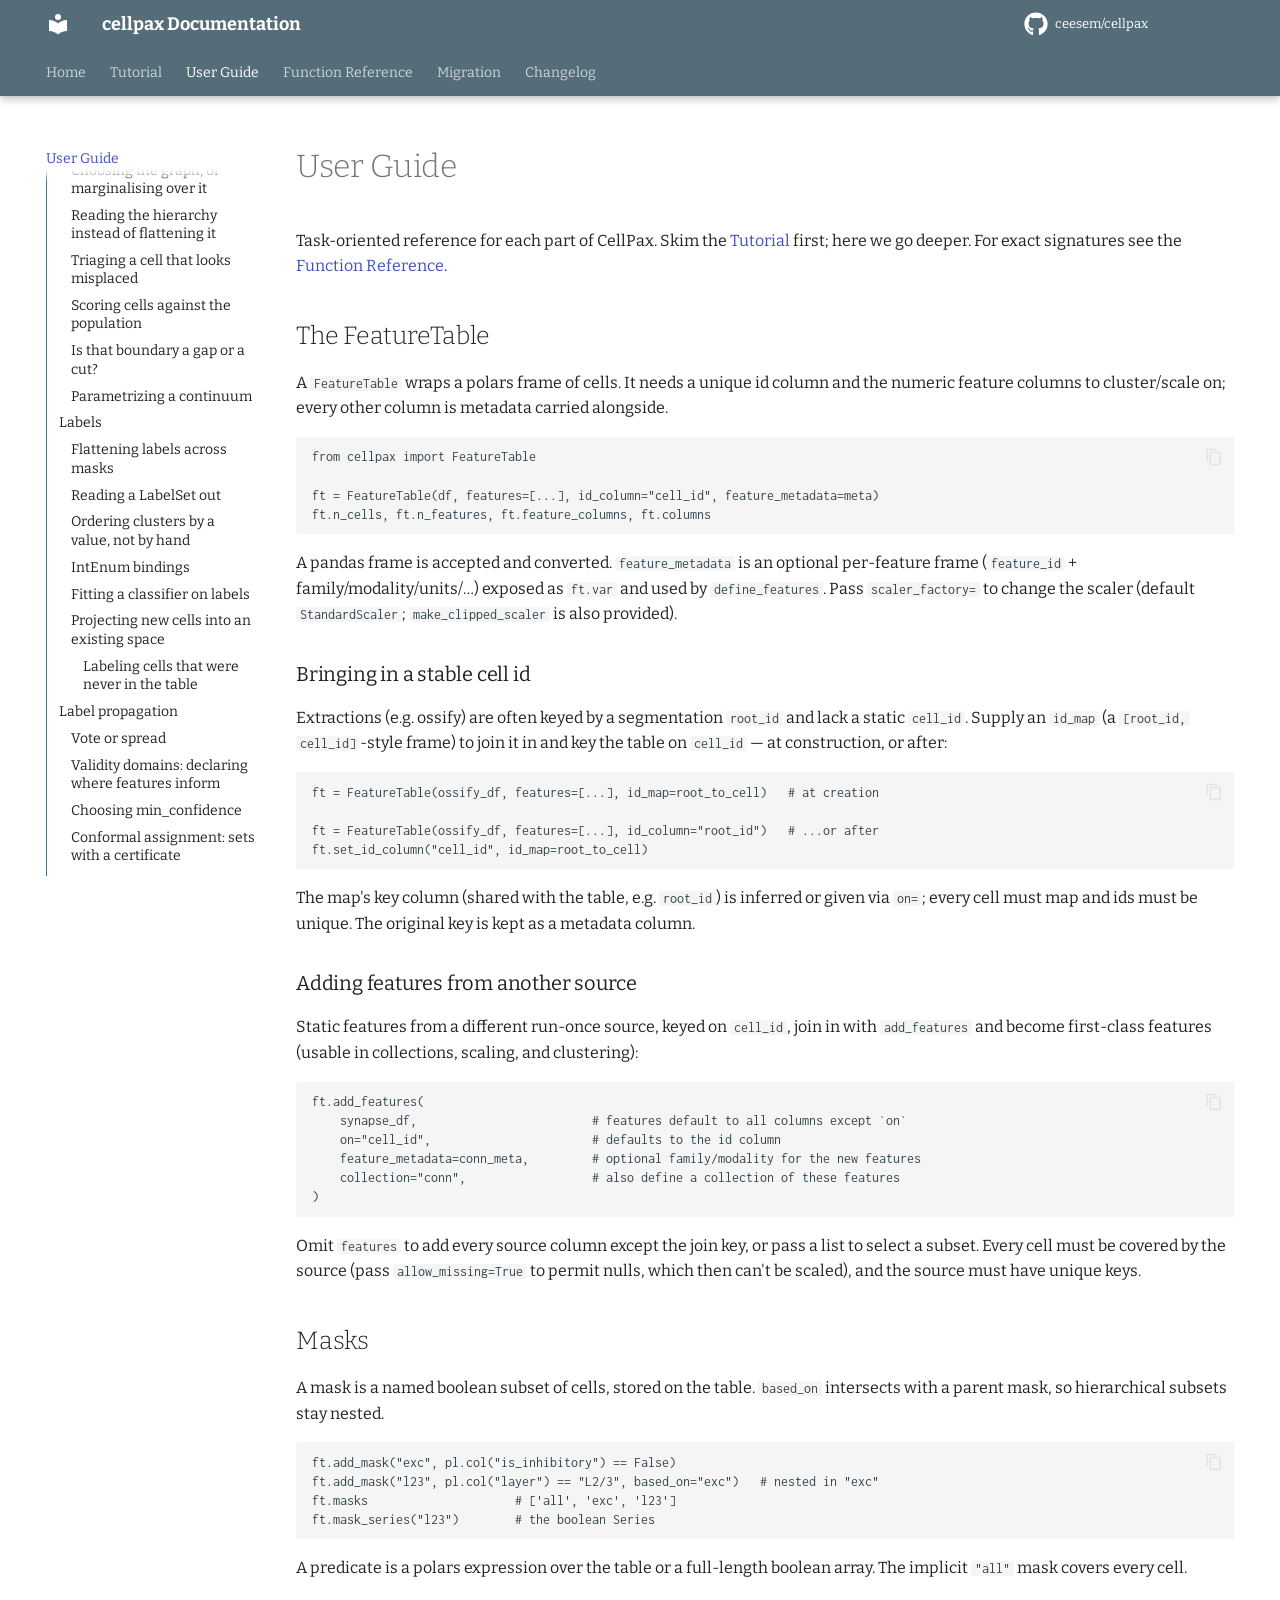
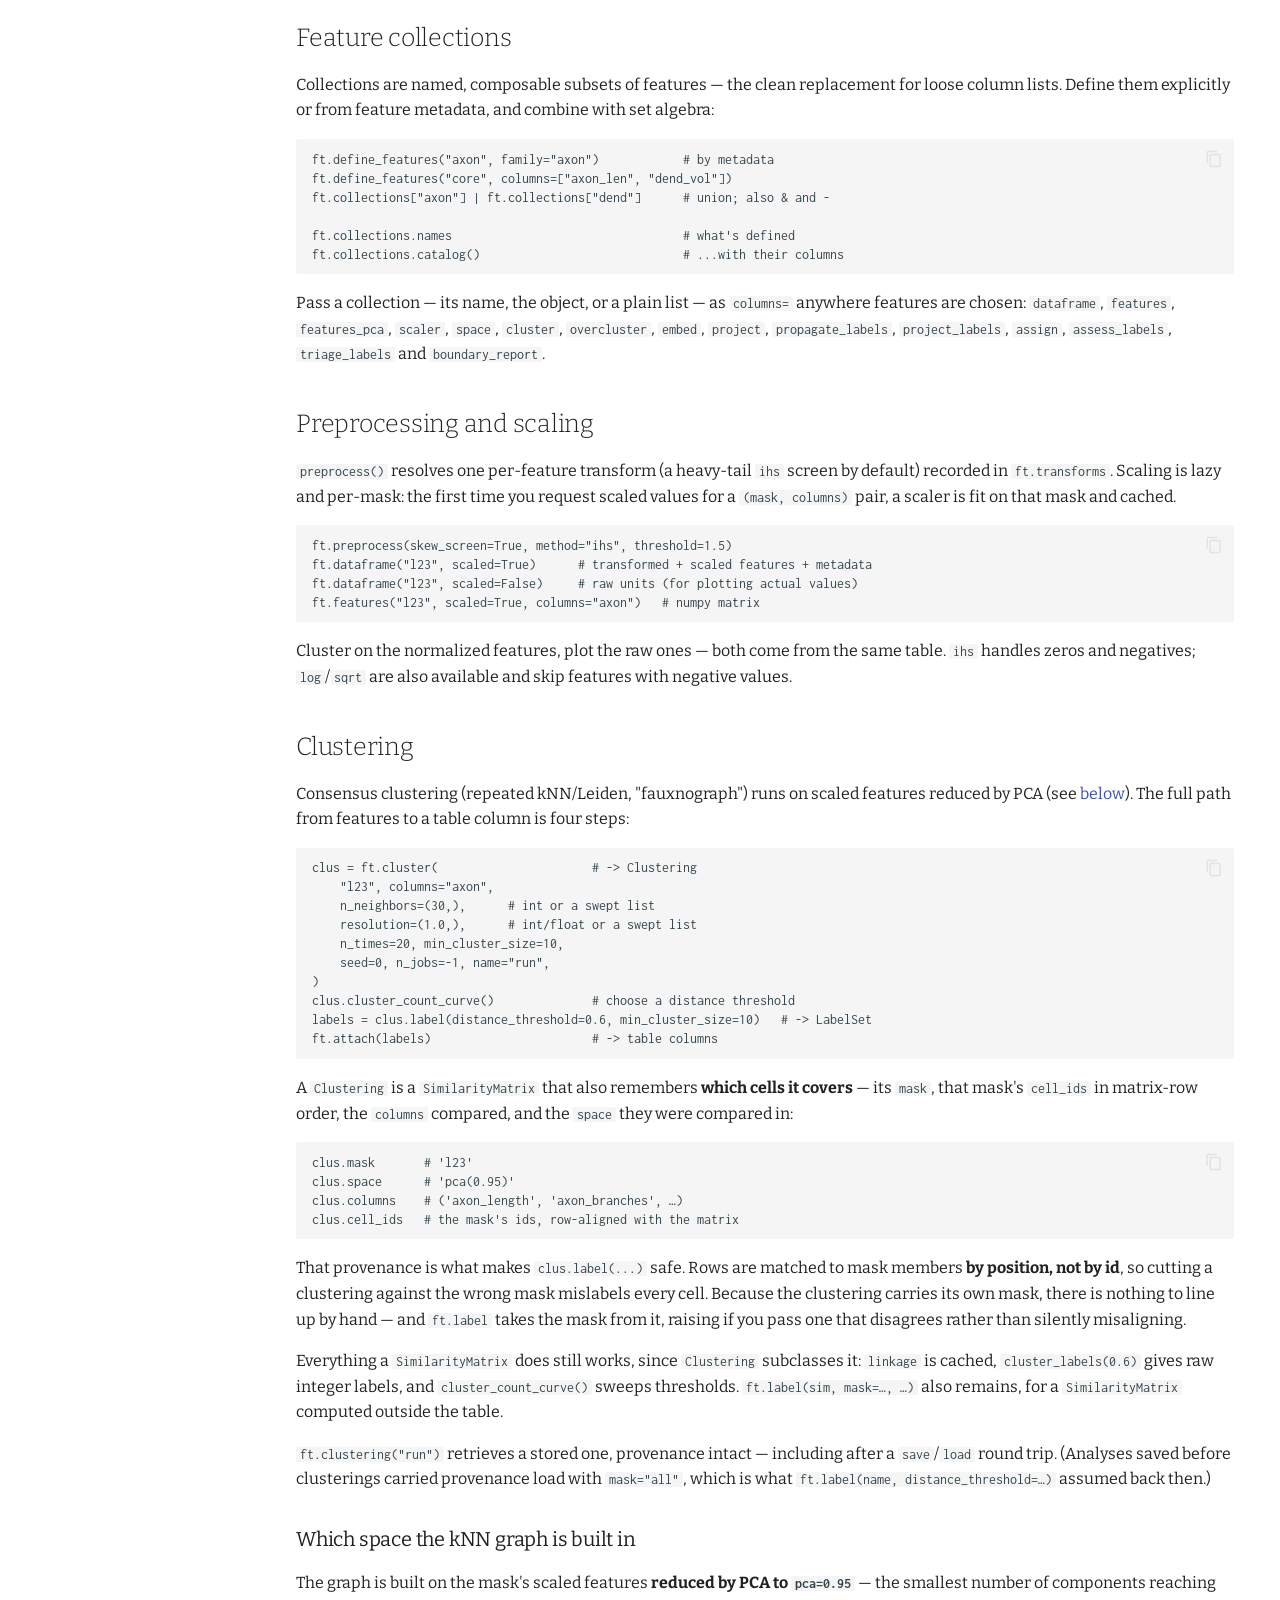
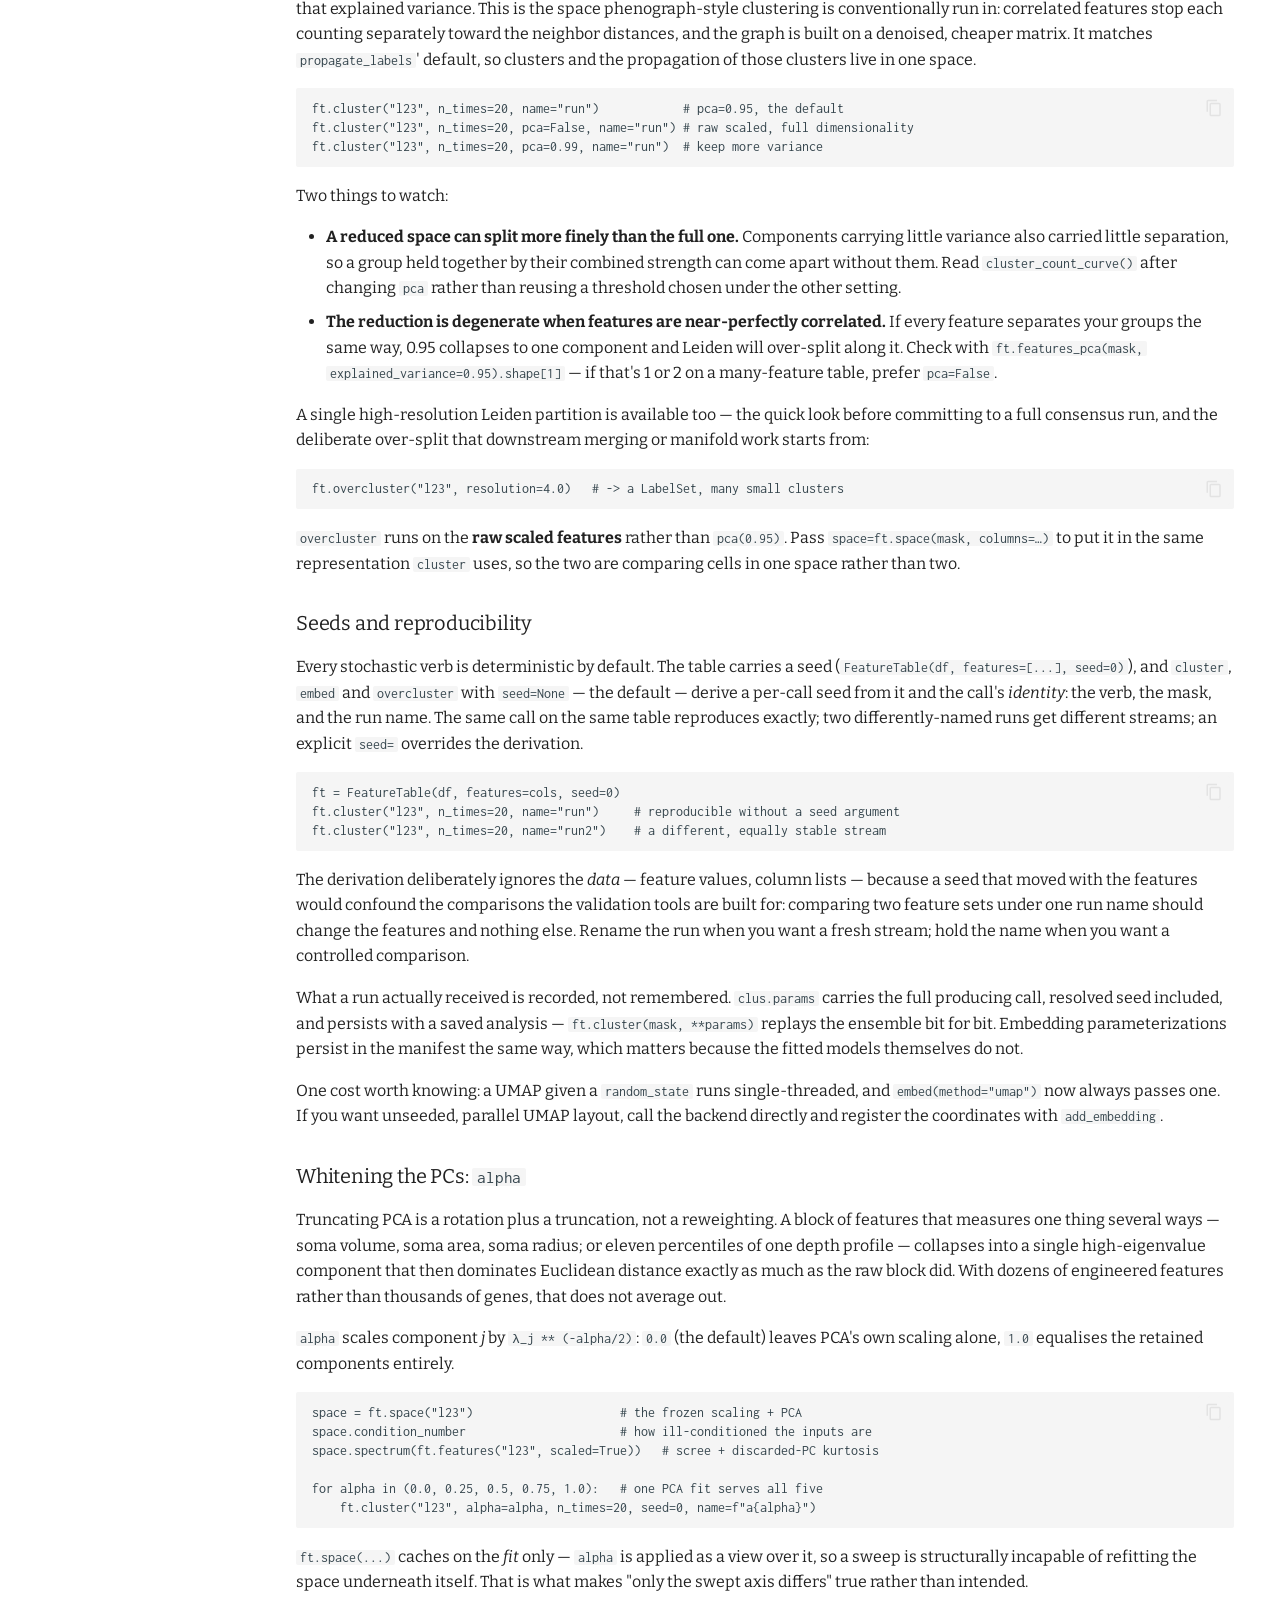
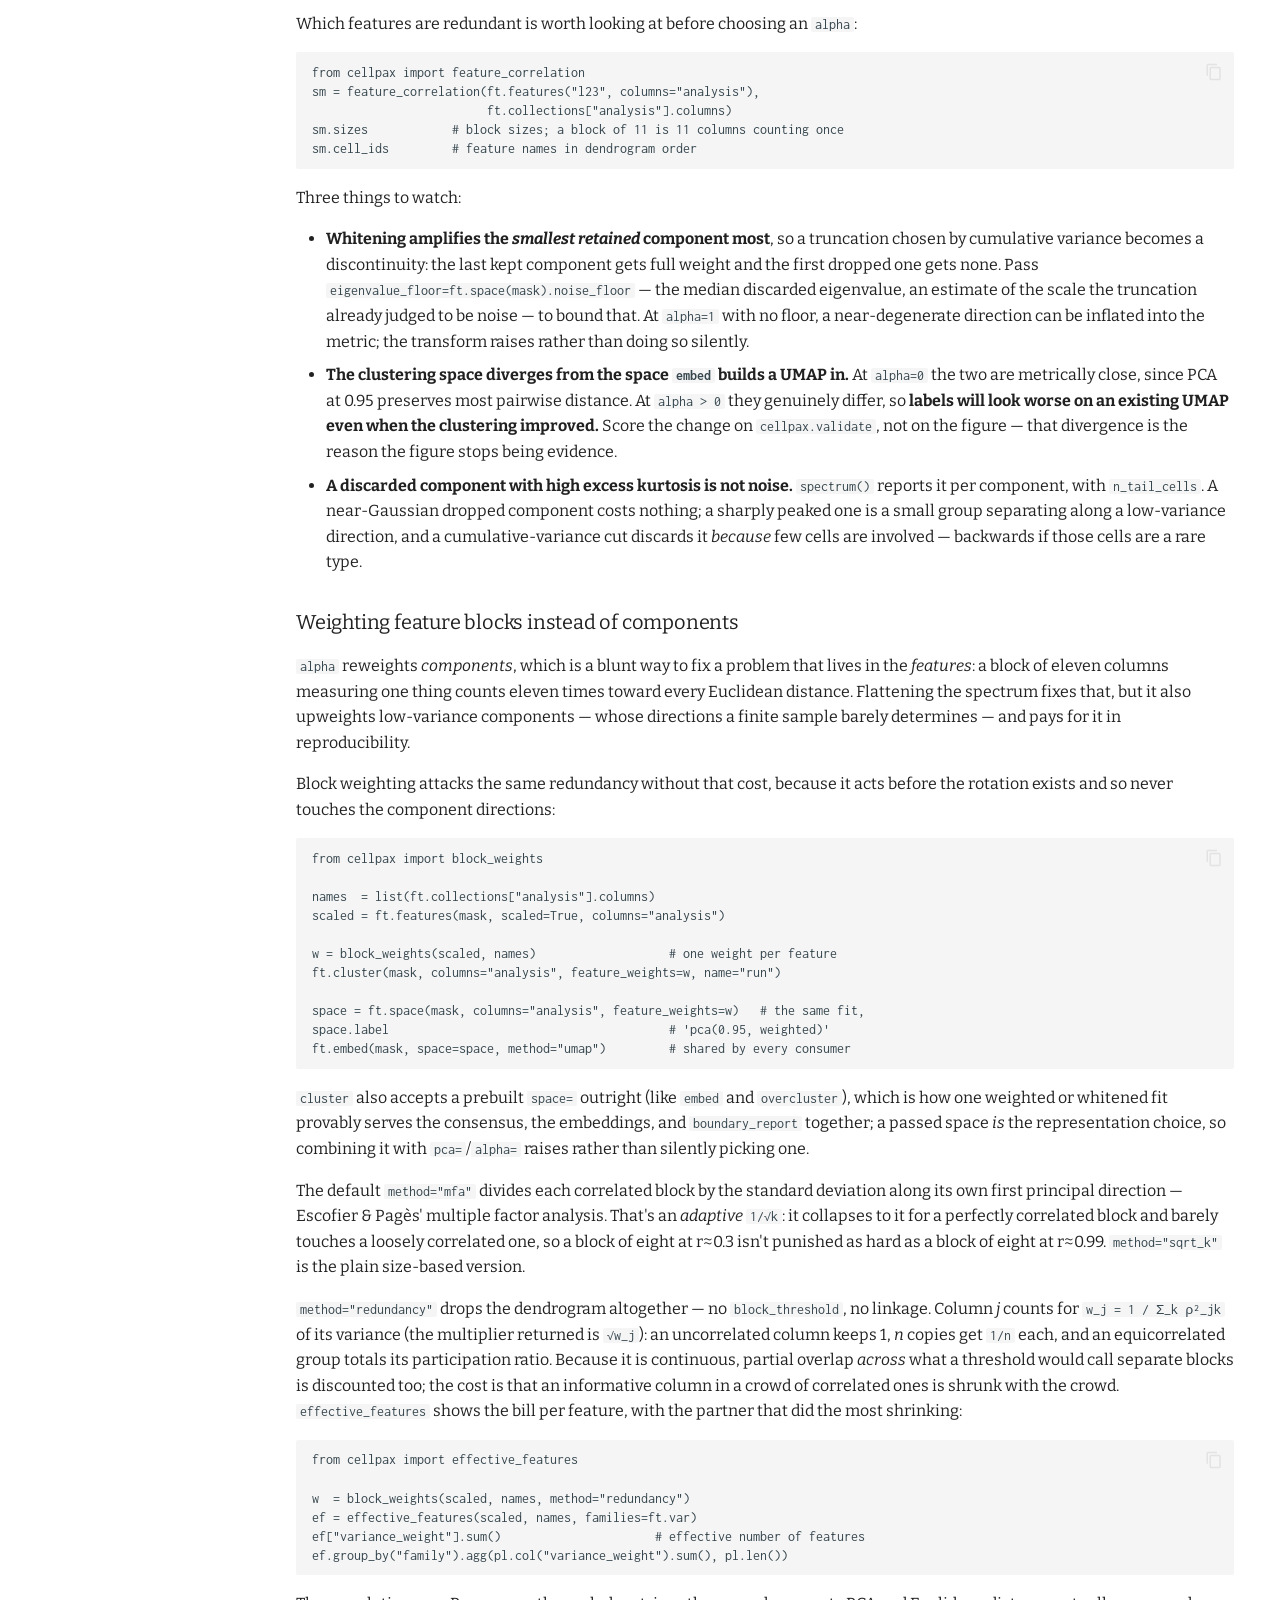
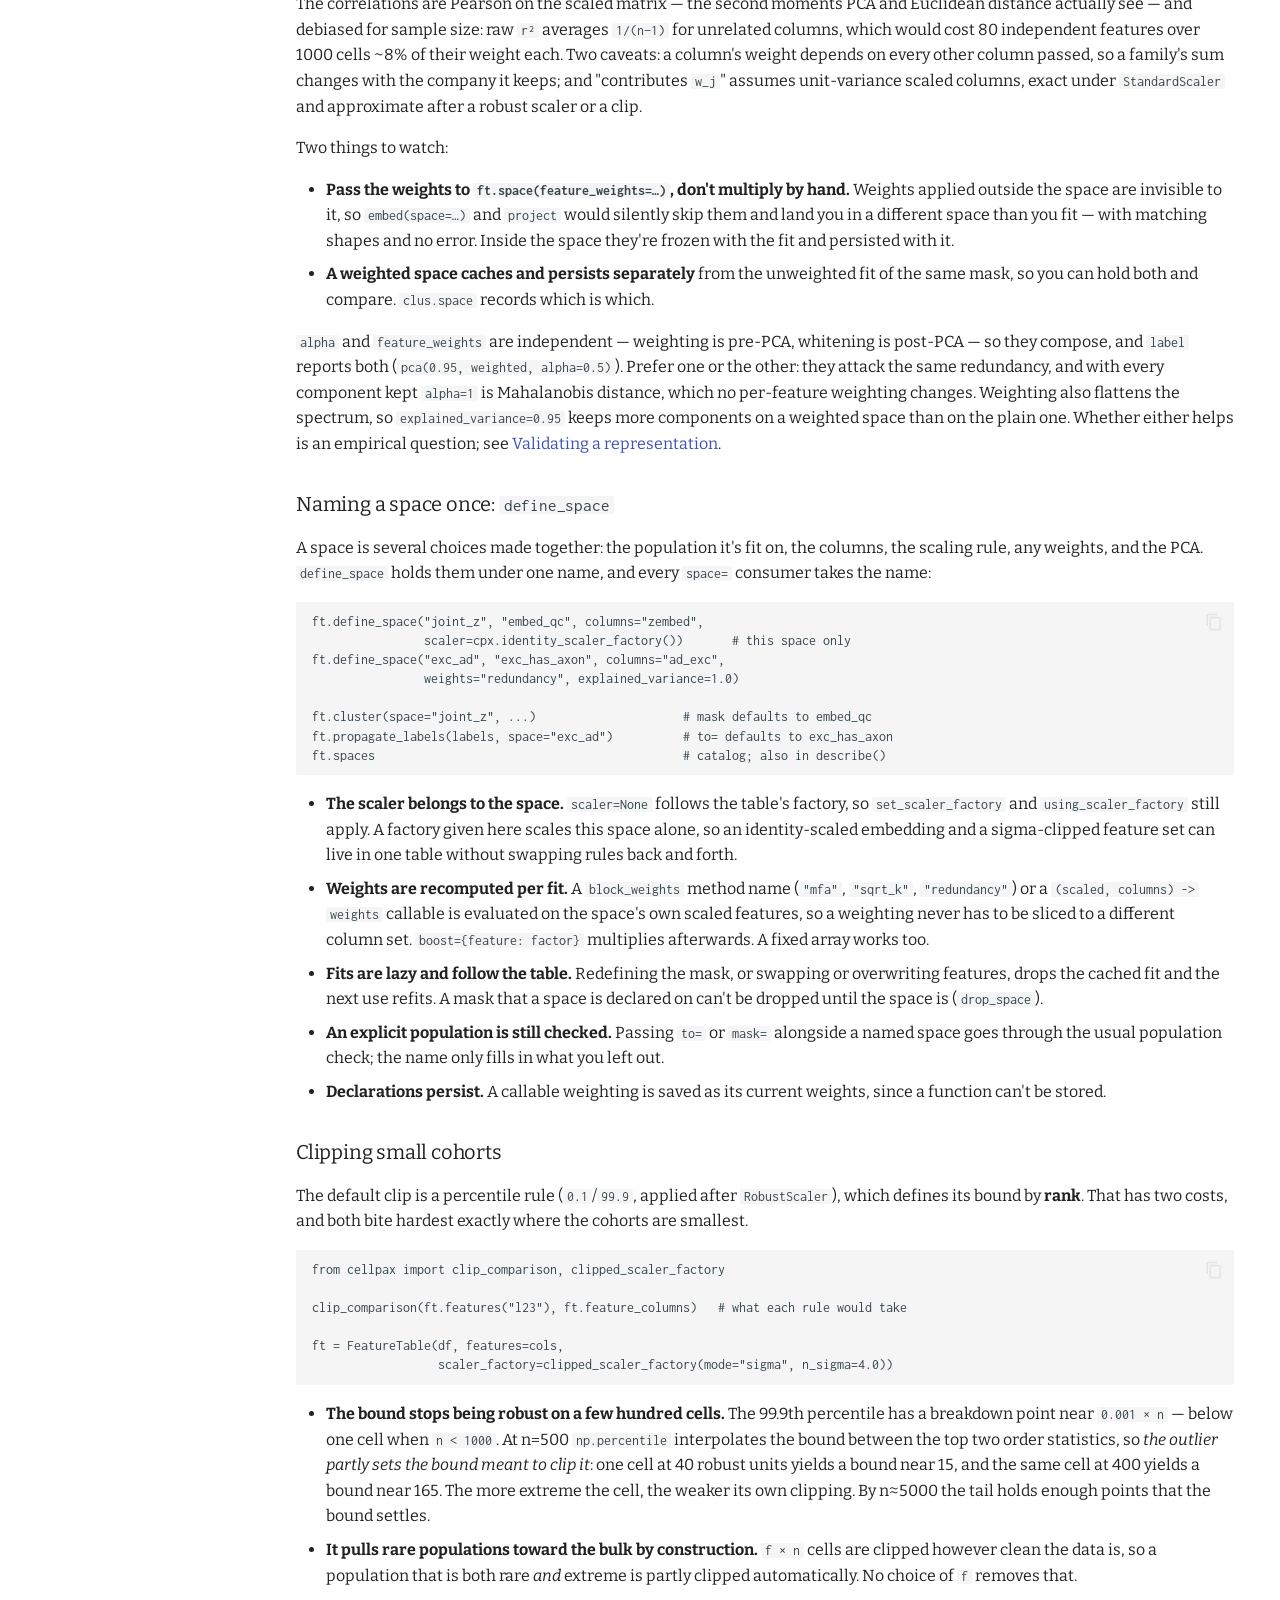
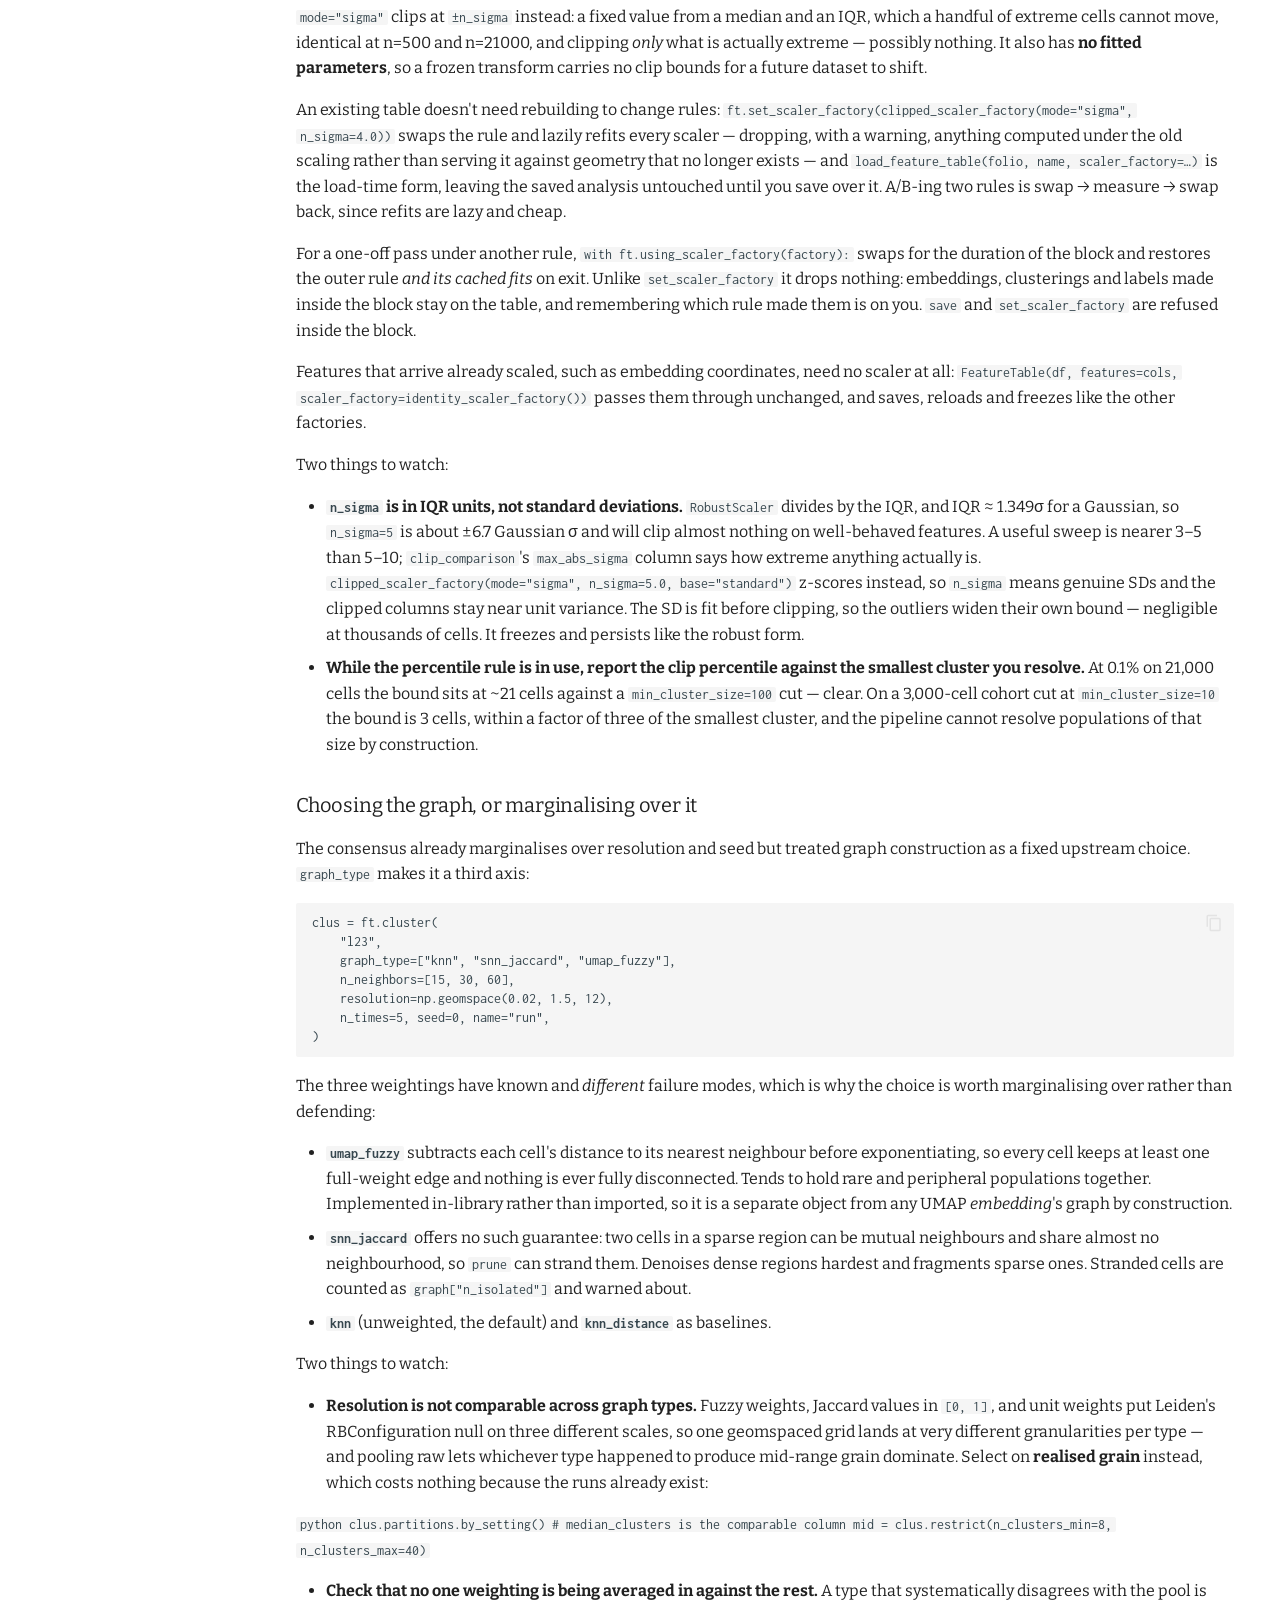
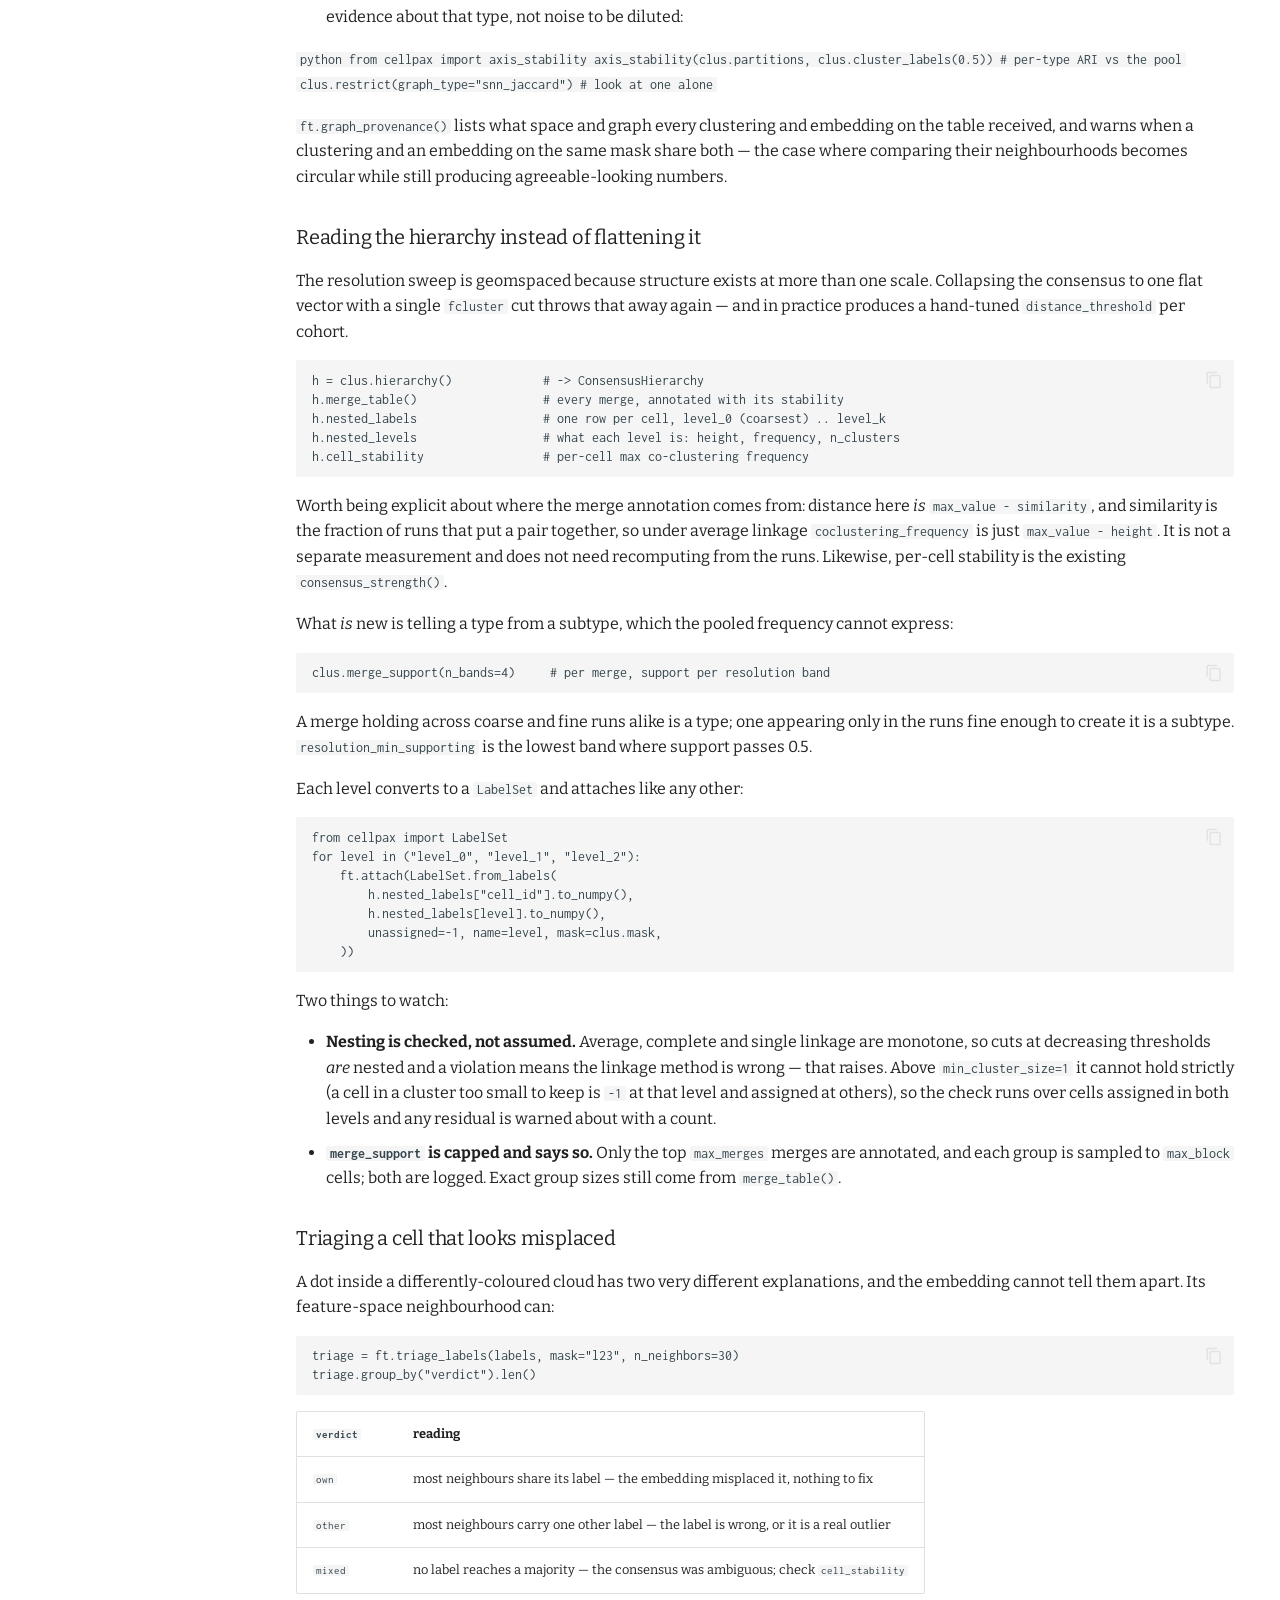
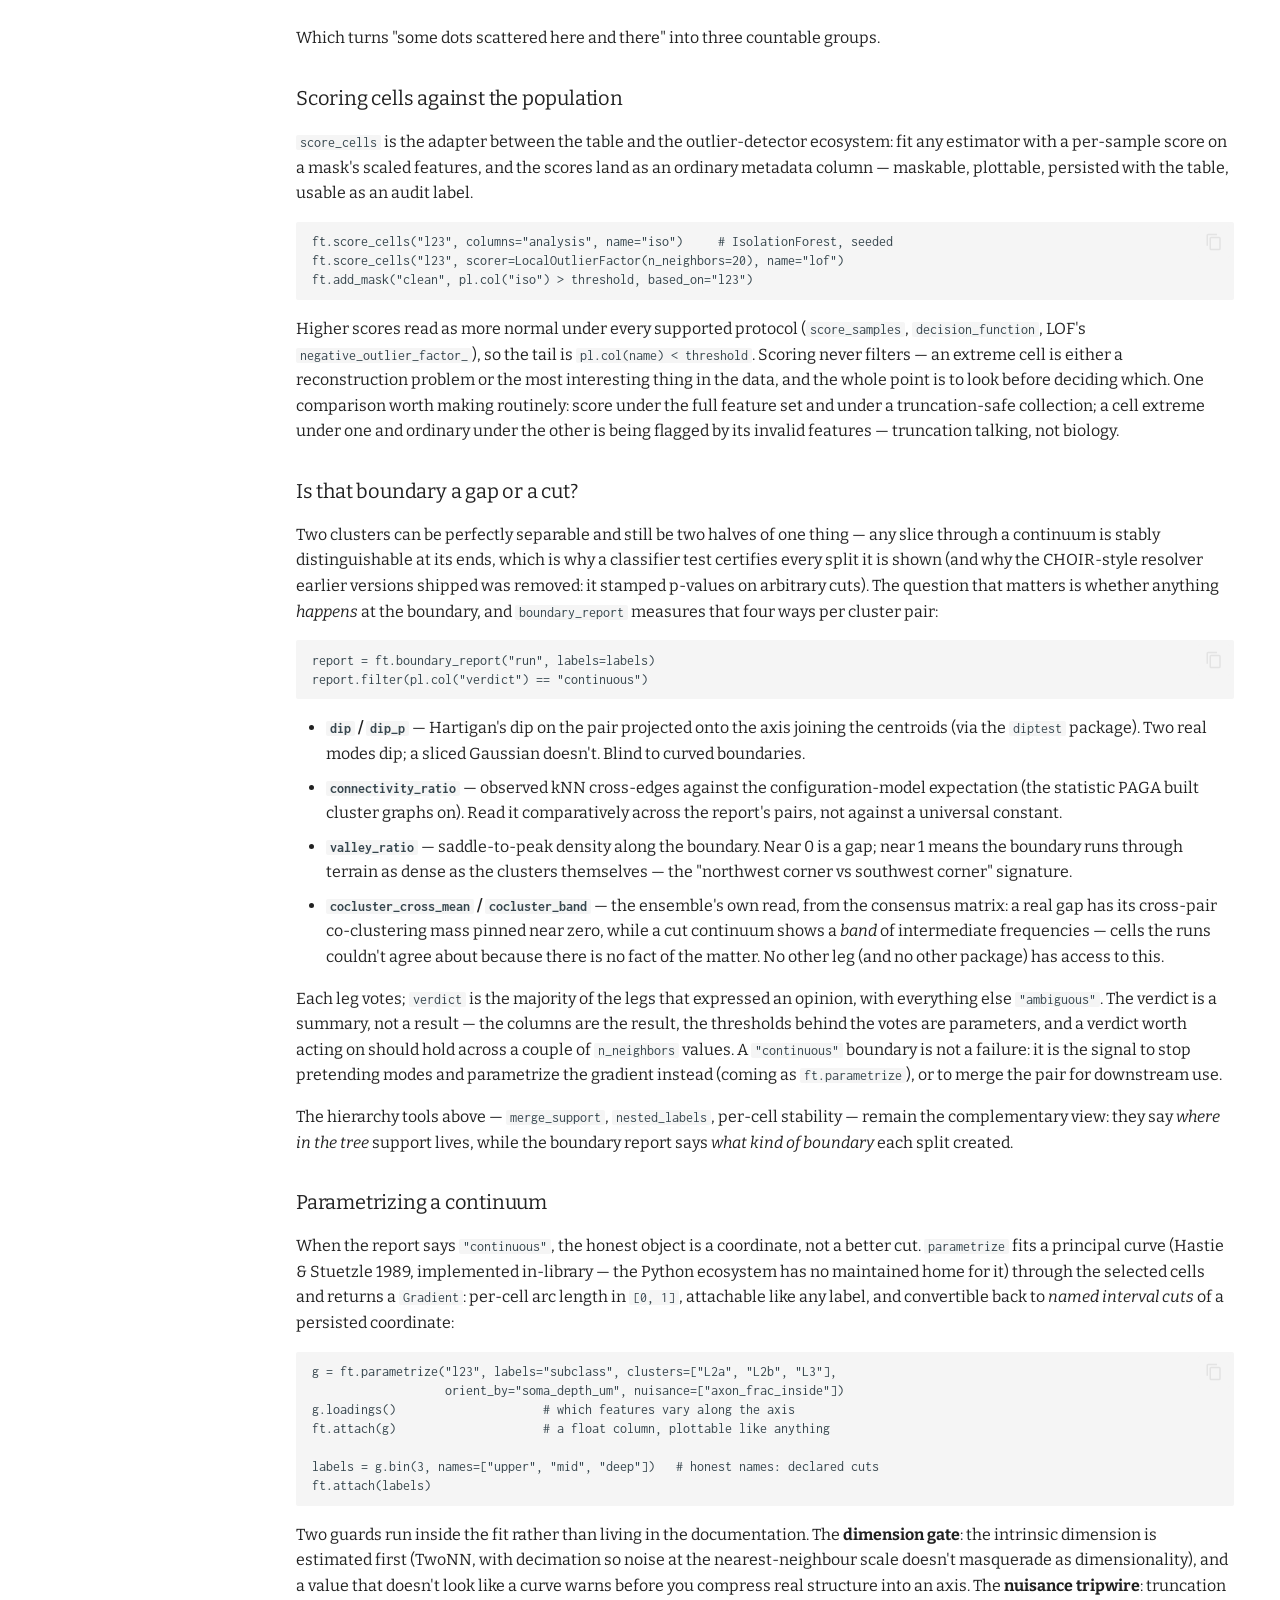
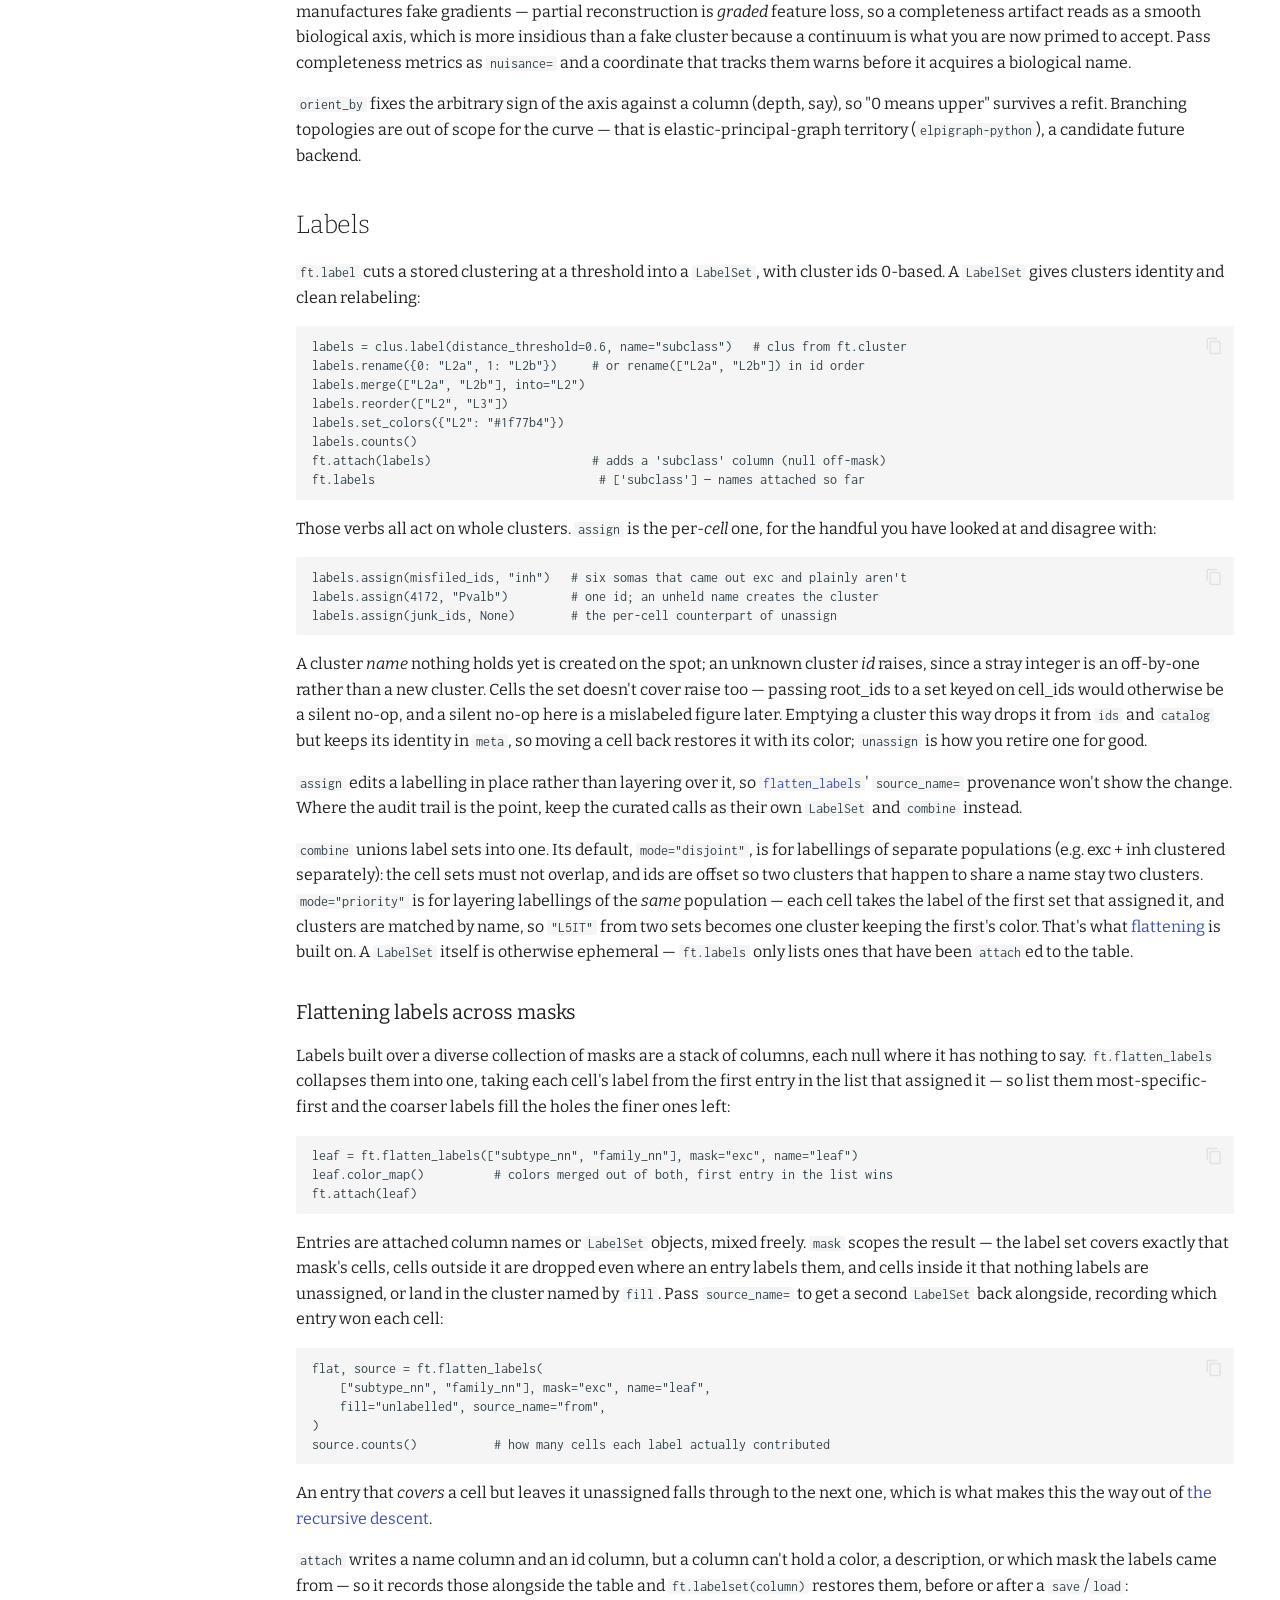
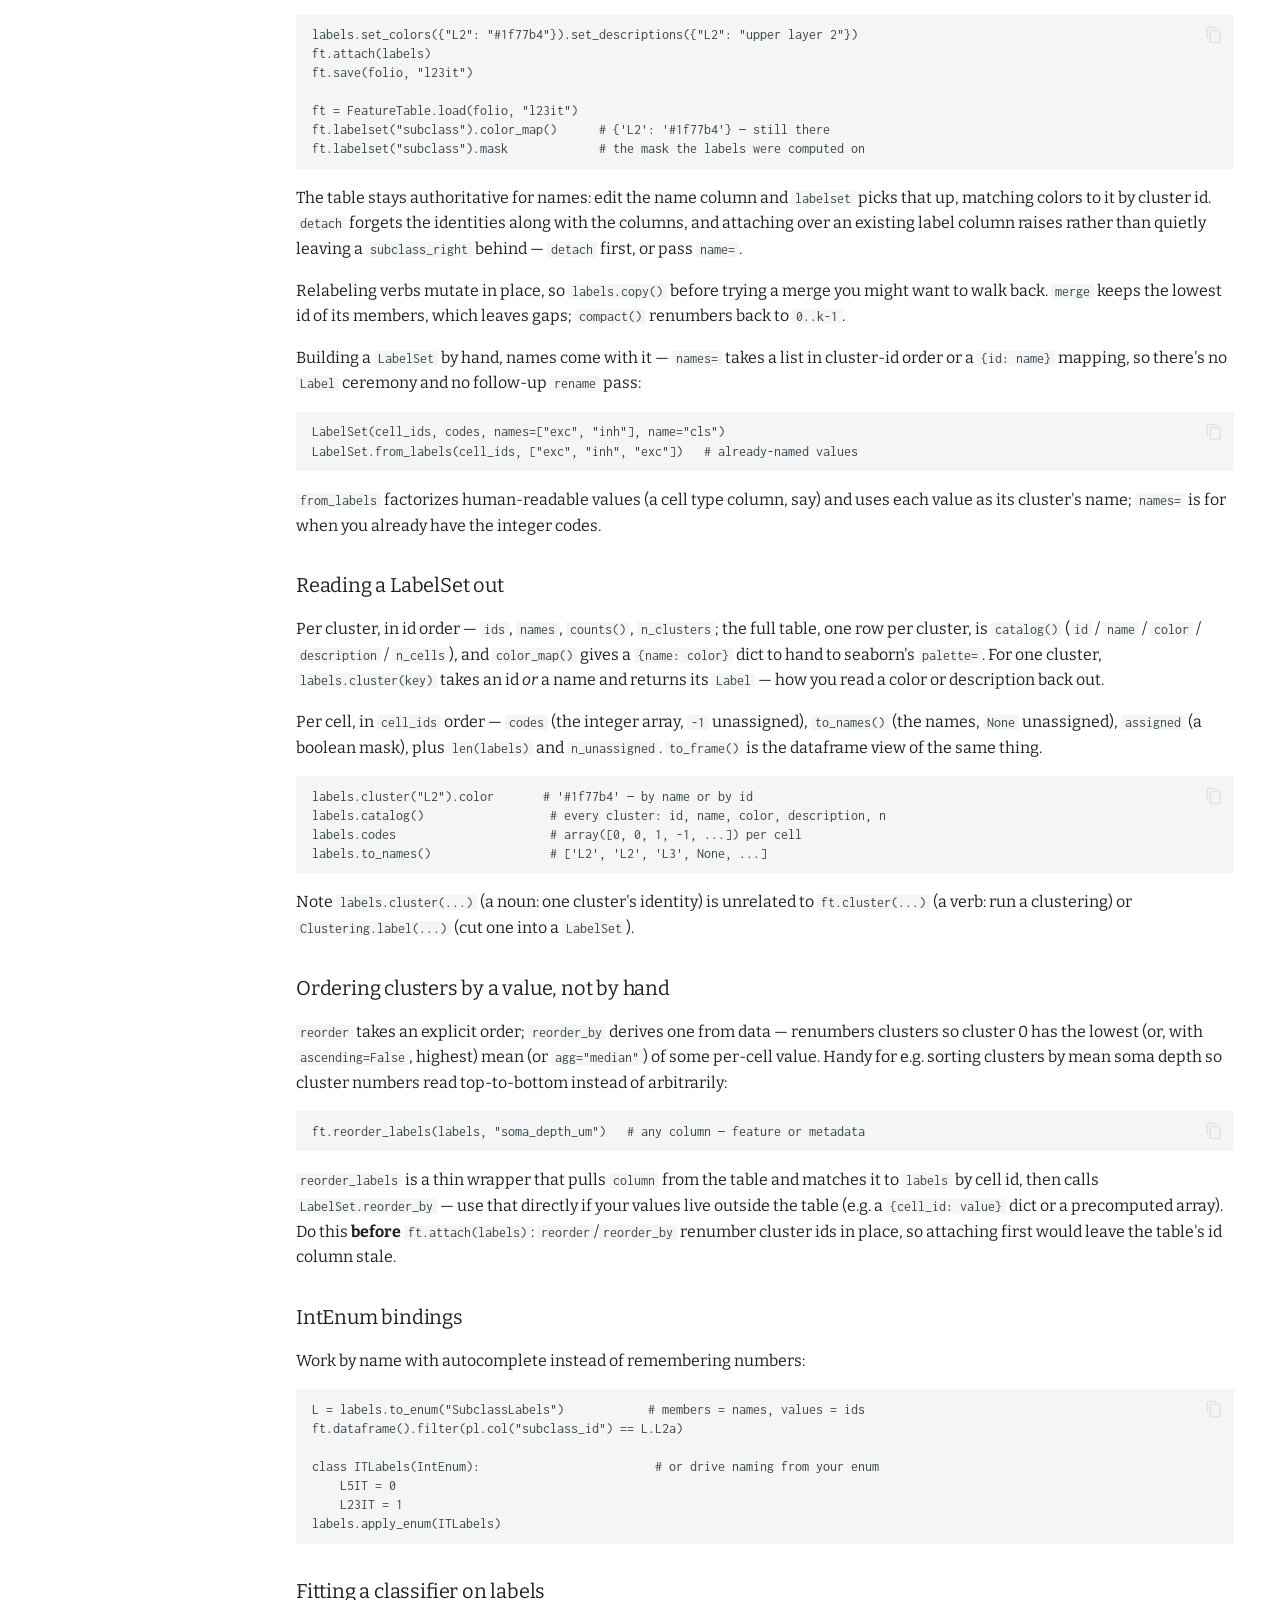
<file: guide/index.html>
<!doctype html>
<html lang="en" class="no-js">
  <head>
    
      <meta charset="utf-8">
      <meta name="viewport" content="width=device-width,initial-scale=1">
      
      
      
        <link rel="canonical" href="https://ceesem.github.io/cellpax/guide/">
      
      
        <link rel="prev" href="../tutorial/">
      
      
        <link rel="next" href="../reference/api/">
      
      
        
      
      
      <link rel="icon" href="../assets/images/favicon.png">
      <meta name="generator" content="mkdocs-1.6.1, mkdocs-material-9.8.0">
    
    
      
        <title>User Guide - cellpax Documentation</title>
      
    
    
      <link rel="stylesheet" href="../assets/stylesheets/main.57a0d79d.min.css">
      
        
        <link rel="stylesheet" href="../assets/stylesheets/palette.fb2fffe2.min.css">
      
      


    
    
      
    
    
      
        
        
        <link rel="preconnect" href="https://fonts.gstatic.com" crossorigin>
        <link rel="stylesheet" href="https://fonts.googleapis.com/css?family=Bitter:300,300i,400,400i,700,700i%7CInconsolata:400,400i,700,700i&display=fallback">
        <style>:root{--md-text-font:"Bitter";--md-code-font:"Inconsolata"}</style>
      
    
    
      <link rel="stylesheet" href="../assets/_mkdocstrings.css">
    
    <script>__md_scope=new URL("..",location),__md_hash=e=>[...e].reduce(((e,_)=>(e<<5)-e+_.charCodeAt(0)),0),__md_get=(e,_=localStorage,t=__md_scope)=>JSON.parse(_.getItem(t.pathname+"."+e)),__md_set=(e,_,t=localStorage,a=__md_scope)=>{try{t.setItem(a.pathname+"."+e,JSON.stringify(_))}catch(e){}}</script>
    
      

    
    
  </head>
  
  
    
    
    
    
    
    <body dir="ltr" data-md-color-scheme="default" data-md-color-primary="blue-grey" data-md-color-accent="deep-orange">
  
    
    <input class="md-toggle" data-md-toggle="drawer" type="checkbox" id="__drawer" autocomplete="off">
    <input class="md-toggle" data-md-toggle="search" type="checkbox" id="__search" autocomplete="off">
    <label class="md-overlay" for="__drawer"></label>
    <div data-md-component="skip">
      
        
        <a href="#user-guide" class="md-skip">
          Skip to content
        </a>
      
    </div>
    <div data-md-component="announce">
      
    </div>
    
    
      

  

<header class="md-header md-header--shadow md-header--lifted" data-md-component="header">
  <nav class="md-header__inner md-grid" aria-label="Header">
    <a href=".." title="cellpax Documentation" class="md-header__button md-logo" aria-label="cellpax Documentation" data-md-component="logo">
      
  
  <svg xmlns="http://www.w3.org/2000/svg" viewBox="0 0 24 24"><path d="M12 8a3 3 0 0 0 3-3 3 3 0 0 0-3-3 3 3 0 0 0-3 3 3 3 0 0 0 3 3m0 3.54C9.64 9.35 6.5 8 3 8v11c3.5 0 6.64 1.35 9 3.54 2.36-2.19 5.5-3.54 9-3.54V8c-3.5 0-6.64 1.35-9 3.54"/></svg>

    </a>
    <label class="md-header__button md-icon" for="__drawer">
      
      <svg xmlns="http://www.w3.org/2000/svg" viewBox="0 0 24 24"><path d="M3 6h18v2H3zm0 5h18v2H3zm0 5h18v2H3z"/></svg>
    </label>
    <div class="md-header__title" data-md-component="header-title">
      <div class="md-header__ellipsis">
        <div class="md-header__topic">
          <span class="md-ellipsis">
            cellpax Documentation
          </span>
        </div>
        <div class="md-header__topic" data-md-component="header-topic">
          <span class="md-ellipsis">
            
              User Guide
            
          </span>
        </div>
      </div>
    </div>
    
      
    
    
    
    
    
      <div class="md-header__source">
        <a href="https://github.com/ceesem/cellpax" title="Go to repository" class="md-source" data-md-component="source">
  <div class="md-source__icon md-icon">
    
    <svg xmlns="http://www.w3.org/2000/svg" viewBox="0 0 512 512"><!--! Font Awesome Free 7.1.0 by @fontawesome - https://fontawesome.com License - https://fontawesome.com/license/free (Icons: CC BY 4.0, Fonts: SIL OFL 1.1, Code: MIT License) Copyright 2025 Fonticons, Inc.--><path d="M173.9 397.4c0 2-2.3 3.6-5.2 3.6-3.3.3-5.6-1.3-5.6-3.6 0-2 2.3-3.6 5.2-3.6 3-.3 5.6 1.3 5.6 3.6m-31.1-4.5c-.7 2 1.3 4.3 4.3 4.9 2.6 1 5.6 0 6.2-2s-1.3-4.3-4.3-5.2c-2.6-.7-5.5.3-6.2 2.3m44.2-1.7c-2.9.7-4.9 2.6-4.6 4.9.3 2 2.9 3.3 5.9 2.6 2.9-.7 4.9-2.6 4.6-4.6-.3-1.9-3-3.2-5.9-2.9M252.8 8C114.1 8 8 113.3 8 252c0 110.9 69.8 205.8 169.5 239.2 12.8 2.3 17.3-5.6 17.3-12.1 0-6.2-.3-40.4-.3-61.4 0 0-70 15-84.7-29.8 0 0-11.4-29.1-27.8-36.6 0 0-22.9-15.7 1.6-15.4 0 0 24.9 2 38.6 25.8 21.9 38.6 58.6 27.5 72.9 20.9 2.3-16 8.8-27.1 16-33.7-55.9-6.2-112.3-14.3-112.3-110.5 0-27.5 7.6-41.3 23.6-58.9-2.6-6.5-11.1-33.3 2.6-67.9 20.9-6.5 69 27 69 27 20-5.6 41.5-8.5 62.8-8.5s42.8 2.9 62.8 8.5c0 0 48.1-33.6 69-27 13.7 34.7 5.2 61.4 2.6 67.9 16 17.7 25.8 31.5 25.8 58.9 0 96.5-58.9 104.2-114.8 110.5 9.2 7.9 17 22.9 17 46.4 0 33.7-.3 75.4-.3 83.6 0 6.5 4.6 14.4 17.3 12.1C436.2 457.8 504 362.9 504 252 504 113.3 391.5 8 252.8 8M105.2 352.9c-1.3 1-1 3.3.7 5.2 1.6 1.6 3.9 2.3 5.2 1 1.3-1 1-3.3-.7-5.2-1.6-1.6-3.9-2.3-5.2-1m-10.8-8.1c-.7 1.3.3 2.9 2.3 3.9 1.6 1 3.6.7 4.3-.7.7-1.3-.3-2.9-2.3-3.9-2-.6-3.6-.3-4.3.7m32.4 35.6c-1.6 1.3-1 4.3 1.3 6.2 2.3 2.3 5.2 2.6 6.5 1 1.3-1.3.7-4.3-1.3-6.2-2.2-2.3-5.2-2.6-6.5-1m-11.4-14.7c-1.6 1-1.6 3.6 0 5.9s4.3 3.3 5.6 2.3c1.6-1.3 1.6-3.9 0-6.2-1.4-2.3-4-3.3-5.6-2"/></svg>
  </div>
  <div class="md-source__repository">
    ceesem/cellpax
  </div>
</a>
      </div>
    
  </nav>
  
    
      
<nav class="md-tabs" aria-label="Tabs" data-md-component="tabs">
  <div class="md-grid">
    <ul class="md-tabs__list">
      
        
  
  
  
  
    <li class="md-tabs__item">
      <a href=".." class="md-tabs__link">
        
  
  
    
  
  Home

      </a>
    </li>
  

      
        
  
  
  
  
    <li class="md-tabs__item">
      <a href="../tutorial/" class="md-tabs__link">
        
  
  
    
  
  Tutorial

      </a>
    </li>
  

      
        
  
  
  
    
  
  
    <li class="md-tabs__item md-tabs__item--active">
      <a href="./" class="md-tabs__link">
        
  
  
    
  
  User Guide

      </a>
    </li>
  

      
        
  
  
  
  
    
    
      <li class="md-tabs__item">
        <a href="../reference/api/" class="md-tabs__link">
          
  
  
    
  
  Function Reference

        </a>
      </li>
    
  

      
        
  
  
  
  
    <li class="md-tabs__item">
      <a href="../migration/" class="md-tabs__link">
        
  
  
    
  
  Migration

      </a>
    </li>
  

      
        
  
  
  
  
    <li class="md-tabs__item">
      <a href="../changelog/" class="md-tabs__link">
        
  
  
    
  
  Changelog

      </a>
    </li>
  

      
    </ul>
  </div>
</nav>
    
  
</header>
    
    <div class="md-container" data-md-component="container">
      
      
        
      
      <main class="md-main" data-md-component="main">
        <div class="md-main__inner md-grid">
          
            
              
              <div class="md-sidebar md-sidebar--primary" data-md-component="sidebar" data-md-type="navigation" >
                <div class="md-sidebar__scrollwrap">
                  <div class="md-sidebar__inner">
                    


  


  

<nav class="md-nav md-nav--primary md-nav--lifted md-nav--integrated" aria-label="Navigation" data-md-level="0">
  <label class="md-nav__title" for="__drawer">
    <a href=".." title="cellpax Documentation" class="md-nav__button md-logo" aria-label="cellpax Documentation" data-md-component="logo">
      
  
  <svg xmlns="http://www.w3.org/2000/svg" viewBox="0 0 24 24"><path d="M12 8a3 3 0 0 0 3-3 3 3 0 0 0-3-3 3 3 0 0 0-3 3 3 3 0 0 0 3 3m0 3.54C9.64 9.35 6.5 8 3 8v11c3.5 0 6.64 1.35 9 3.54 2.36-2.19 5.5-3.54 9-3.54V8c-3.5 0-6.64 1.35-9 3.54"/></svg>

    </a>
    cellpax Documentation
  </label>
  
    <div class="md-nav__source">
      <a href="https://github.com/ceesem/cellpax" title="Go to repository" class="md-source" data-md-component="source">
  <div class="md-source__icon md-icon">
    
    <svg xmlns="http://www.w3.org/2000/svg" viewBox="0 0 512 512"><!--! Font Awesome Free 7.1.0 by @fontawesome - https://fontawesome.com License - https://fontawesome.com/license/free (Icons: CC BY 4.0, Fonts: SIL OFL 1.1, Code: MIT License) Copyright 2025 Fonticons, Inc.--><path d="M173.9 397.4c0 2-2.3 3.6-5.2 3.6-3.3.3-5.6-1.3-5.6-3.6 0-2 2.3-3.6 5.2-3.6 3-.3 5.6 1.3 5.6 3.6m-31.1-4.5c-.7 2 1.3 4.3 4.3 4.9 2.6 1 5.6 0 6.2-2s-1.3-4.3-4.3-5.2c-2.6-.7-5.5.3-6.2 2.3m44.2-1.7c-2.9.7-4.9 2.6-4.6 4.9.3 2 2.9 3.3 5.9 2.6 2.9-.7 4.9-2.6 4.6-4.6-.3-1.9-3-3.2-5.9-2.9M252.8 8C114.1 8 8 113.3 8 252c0 110.9 69.8 205.8 169.5 239.2 12.8 2.3 17.3-5.6 17.3-12.1 0-6.2-.3-40.4-.3-61.4 0 0-70 15-84.7-29.8 0 0-11.4-29.1-27.8-36.6 0 0-22.9-15.7 1.6-15.4 0 0 24.9 2 38.6 25.8 21.9 38.6 58.6 27.5 72.9 20.9 2.3-16 8.8-27.1 16-33.7-55.9-6.2-112.3-14.3-112.3-110.5 0-27.5 7.6-41.3 23.6-58.9-2.6-6.5-11.1-33.3 2.6-67.9 20.9-6.5 69 27 69 27 20-5.6 41.5-8.5 62.8-8.5s42.8 2.9 62.8 8.5c0 0 48.1-33.6 69-27 13.7 34.7 5.2 61.4 2.6 67.9 16 17.7 25.8 31.5 25.8 58.9 0 96.5-58.9 104.2-114.8 110.5 9.2 7.9 17 22.9 17 46.4 0 33.7-.3 75.4-.3 83.6 0 6.5 4.6 14.4 17.3 12.1C436.2 457.8 504 362.9 504 252 504 113.3 391.5 8 252.8 8M105.2 352.9c-1.3 1-1 3.3.7 5.2 1.6 1.6 3.9 2.3 5.2 1 1.3-1 1-3.3-.7-5.2-1.6-1.6-3.9-2.3-5.2-1m-10.8-8.1c-.7 1.3.3 2.9 2.3 3.9 1.6 1 3.6.7 4.3-.7.7-1.3-.3-2.9-2.3-3.9-2-.6-3.6-.3-4.3.7m32.4 35.6c-1.6 1.3-1 4.3 1.3 6.2 2.3 2.3 5.2 2.6 6.5 1 1.3-1.3.7-4.3-1.3-6.2-2.2-2.3-5.2-2.6-6.5-1m-11.4-14.7c-1.6 1-1.6 3.6 0 5.9s4.3 3.3 5.6 2.3c1.6-1.3 1.6-3.9 0-6.2-1.4-2.3-4-3.3-5.6-2"/></svg>
  </div>
  <div class="md-source__repository">
    ceesem/cellpax
  </div>
</a>
    </div>
  
  <ul class="md-nav__list" data-md-scrollfix>
    
      
      
  
  
  
  
    <li class="md-nav__item">
      <a href=".." class="md-nav__link">
        
  
  
  <span class="md-ellipsis">
    
  
    Home
  

    
  </span>
  
  

      </a>
    </li>
  

    
      
      
  
  
  
  
    <li class="md-nav__item">
      <a href="../tutorial/" class="md-nav__link">
        
  
  
  <span class="md-ellipsis">
    
  
    Tutorial
  

    
  </span>
  
  

      </a>
    </li>
  

    
      
      
  
  
    
  
  
  
    <li class="md-nav__item md-nav__item--active">
      
      <input class="md-nav__toggle md-toggle" type="checkbox" id="__toc">
      
      
        
      
      
        <label class="md-nav__link md-nav__link--active" for="__toc">
          
  
  
  <span class="md-ellipsis">
    
  
    User Guide
  

    
  </span>
  
  

          <span class="md-nav__icon md-icon"></span>
        </label>
      
      <a href="./" class="md-nav__link md-nav__link--active">
        
  
  
  <span class="md-ellipsis">
    
  
    User Guide
  

    
  </span>
  
  

      </a>
      
        

<nav class="md-nav md-nav--secondary" aria-label="Table of contents">
  
  
  
    
  
  
    <label class="md-nav__title" for="__toc">
      <span class="md-nav__icon md-icon"></span>
      Table of contents
    </label>
    <ul class="md-nav__list" data-md-component="toc" data-md-scrollfix>
      
        <li class="md-nav__item">
  <a href="#the-featuretable" class="md-nav__link">
    <span class="md-ellipsis">
      
        The FeatureTable
      
    </span>
  </a>
  
    <nav class="md-nav" aria-label="The FeatureTable">
      <ul class="md-nav__list">
        
          <li class="md-nav__item">
  <a href="#bringing-in-a-stable-cell-id" class="md-nav__link">
    <span class="md-ellipsis">
      
        Bringing in a stable cell id
      
    </span>
  </a>
  
</li>
        
          <li class="md-nav__item">
  <a href="#adding-features-from-another-source" class="md-nav__link">
    <span class="md-ellipsis">
      
        Adding features from another source
      
    </span>
  </a>
  
</li>
        
      </ul>
    </nav>
  
</li>
      
        <li class="md-nav__item">
  <a href="#masks" class="md-nav__link">
    <span class="md-ellipsis">
      
        Masks
      
    </span>
  </a>
  
</li>
      
        <li class="md-nav__item">
  <a href="#feature-collections" class="md-nav__link">
    <span class="md-ellipsis">
      
        Feature collections
      
    </span>
  </a>
  
</li>
      
        <li class="md-nav__item">
  <a href="#preprocessing-and-scaling" class="md-nav__link">
    <span class="md-ellipsis">
      
        Preprocessing and scaling
      
    </span>
  </a>
  
</li>
      
        <li class="md-nav__item">
  <a href="#clustering" class="md-nav__link">
    <span class="md-ellipsis">
      
        Clustering
      
    </span>
  </a>
  
    <nav class="md-nav" aria-label="Clustering">
      <ul class="md-nav__list">
        
          <li class="md-nav__item">
  <a href="#which-space-the-knn-graph-is-built-in" class="md-nav__link">
    <span class="md-ellipsis">
      
        Which space the kNN graph is built in
      
    </span>
  </a>
  
</li>
        
          <li class="md-nav__item">
  <a href="#seeds-and-reproducibility" class="md-nav__link">
    <span class="md-ellipsis">
      
        Seeds and reproducibility
      
    </span>
  </a>
  
</li>
        
          <li class="md-nav__item">
  <a href="#whitening-the-pcs-alpha" class="md-nav__link">
    <span class="md-ellipsis">
      
        Whitening the PCs: alpha
      
    </span>
  </a>
  
</li>
        
          <li class="md-nav__item">
  <a href="#weighting-feature-blocks-instead-of-components" class="md-nav__link">
    <span class="md-ellipsis">
      
        Weighting feature blocks instead of components
      
    </span>
  </a>
  
</li>
        
          <li class="md-nav__item">
  <a href="#naming-a-space-once-define_space" class="md-nav__link">
    <span class="md-ellipsis">
      
        Naming a space once: define_space
      
    </span>
  </a>
  
</li>
        
          <li class="md-nav__item">
  <a href="#clipping-small-cohorts" class="md-nav__link">
    <span class="md-ellipsis">
      
        Clipping small cohorts
      
    </span>
  </a>
  
</li>
        
          <li class="md-nav__item">
  <a href="#choosing-the-graph-or-marginalising-over-it" class="md-nav__link">
    <span class="md-ellipsis">
      
        Choosing the graph, or marginalising over it
      
    </span>
  </a>
  
</li>
        
          <li class="md-nav__item">
  <a href="#reading-the-hierarchy-instead-of-flattening-it" class="md-nav__link">
    <span class="md-ellipsis">
      
        Reading the hierarchy instead of flattening it
      
    </span>
  </a>
  
</li>
        
          <li class="md-nav__item">
  <a href="#triaging-a-cell-that-looks-misplaced" class="md-nav__link">
    <span class="md-ellipsis">
      
        Triaging a cell that looks misplaced
      
    </span>
  </a>
  
</li>
        
          <li class="md-nav__item">
  <a href="#scoring-cells-against-the-population" class="md-nav__link">
    <span class="md-ellipsis">
      
        Scoring cells against the population
      
    </span>
  </a>
  
</li>
        
          <li class="md-nav__item">
  <a href="#is-that-boundary-a-gap-or-a-cut" class="md-nav__link">
    <span class="md-ellipsis">
      
        Is that boundary a gap or a cut?
      
    </span>
  </a>
  
</li>
        
          <li class="md-nav__item">
  <a href="#parametrizing-a-continuum" class="md-nav__link">
    <span class="md-ellipsis">
      
        Parametrizing a continuum
      
    </span>
  </a>
  
</li>
        
      </ul>
    </nav>
  
</li>
      
        <li class="md-nav__item">
  <a href="#labels" class="md-nav__link">
    <span class="md-ellipsis">
      
        Labels
      
    </span>
  </a>
  
    <nav class="md-nav" aria-label="Labels">
      <ul class="md-nav__list">
        
          <li class="md-nav__item">
  <a href="#flattening-labels-across-masks" class="md-nav__link">
    <span class="md-ellipsis">
      
        Flattening labels across masks
      
    </span>
  </a>
  
</li>
        
          <li class="md-nav__item">
  <a href="#reading-a-labelset-out" class="md-nav__link">
    <span class="md-ellipsis">
      
        Reading a LabelSet out
      
    </span>
  </a>
  
</li>
        
          <li class="md-nav__item">
  <a href="#ordering-clusters-by-a-value-not-by-hand" class="md-nav__link">
    <span class="md-ellipsis">
      
        Ordering clusters by a value, not by hand
      
    </span>
  </a>
  
</li>
        
          <li class="md-nav__item">
  <a href="#intenum-bindings" class="md-nav__link">
    <span class="md-ellipsis">
      
        IntEnum bindings
      
    </span>
  </a>
  
</li>
        
          <li class="md-nav__item">
  <a href="#fitting-a-classifier-on-labels" class="md-nav__link">
    <span class="md-ellipsis">
      
        Fitting a classifier on labels
      
    </span>
  </a>
  
</li>
        
          <li class="md-nav__item">
  <a href="#projecting-new-cells-into-an-existing-space" class="md-nav__link">
    <span class="md-ellipsis">
      
        Projecting new cells into an existing space
      
    </span>
  </a>
  
    <nav class="md-nav" aria-label="Projecting new cells into an existing space">
      <ul class="md-nav__list">
        
          <li class="md-nav__item">
  <a href="#labeling-cells-that-were-never-in-the-table" class="md-nav__link">
    <span class="md-ellipsis">
      
        Labeling cells that were never in the table
      
    </span>
  </a>
  
</li>
        
      </ul>
    </nav>
  
</li>
        
      </ul>
    </nav>
  
</li>
      
        <li class="md-nav__item">
  <a href="#label-propagation" class="md-nav__link">
    <span class="md-ellipsis">
      
        Label propagation
      
    </span>
  </a>
  
    <nav class="md-nav" aria-label="Label propagation">
      <ul class="md-nav__list">
        
          <li class="md-nav__item">
  <a href="#vote-or-spread" class="md-nav__link">
    <span class="md-ellipsis">
      
        Vote or spread
      
    </span>
  </a>
  
</li>
        
          <li class="md-nav__item">
  <a href="#validity-domains-declaring-where-features-inform" class="md-nav__link">
    <span class="md-ellipsis">
      
        Validity domains: declaring where features inform
      
    </span>
  </a>
  
</li>
        
          <li class="md-nav__item">
  <a href="#choosing-min_confidence" class="md-nav__link">
    <span class="md-ellipsis">
      
        Choosing min_confidence
      
    </span>
  </a>
  
</li>
        
          <li class="md-nav__item">
  <a href="#conformal-assignment-sets-with-a-certificate" class="md-nav__link">
    <span class="md-ellipsis">
      
        Conformal assignment: sets with a certificate
      
    </span>
  </a>
  
</li>
        
          <li class="md-nav__item">
  <a href="#smoothing-and-refilling" class="md-nav__link">
    <span class="md-ellipsis">
      
        Smoothing and refilling
      
    </span>
  </a>
  
</li>
        
          <li class="md-nav__item">
  <a href="#the-recursive-descent" class="md-nav__link">
    <span class="md-ellipsis">
      
        The recursive descent
      
    </span>
  </a>
  
</li>
        
      </ul>
    </nav>
  
</li>
      
        <li class="md-nav__item">
  <a href="#validating-a-representation" class="md-nav__link">
    <span class="md-ellipsis">
      
        Validating a representation
      
    </span>
  </a>
  
    <nav class="md-nav" aria-label="Validating a representation">
      <ul class="md-nav__list">
        
          <li class="md-nav__item">
  <a href="#subsample-reproducibility-the-primary-criterion" class="md-nav__link">
    <span class="md-ellipsis">
      
        Subsample reproducibility — the primary criterion
      
    </span>
  </a>
  
</li>
        
          <li class="md-nav__item">
  <a href="#recovery-of-an-external-label-the-cross-check" class="md-nav__link">
    <span class="md-ellipsis">
      
        Recovery of an external label — the cross-check
      
    </span>
  </a>
  
</li>
        
          <li class="md-nav__item">
  <a href="#purity-against-an-audit-label-the-tripwire" class="md-nav__link">
    <span class="md-ellipsis">
      
        Purity against an audit label — the tripwire
      
    </span>
  </a>
  
</li>
        
      </ul>
    </nav>
  
</li>
      
        <li class="md-nav__item">
  <a href="#comparing-approaches" class="md-nav__link">
    <span class="md-ellipsis">
      
        Comparing approaches
      
    </span>
  </a>
  
</li>
      
        <li class="md-nav__item">
  <a href="#embeddings" class="md-nav__link">
    <span class="md-ellipsis">
      
        Embeddings
      
    </span>
  </a>
  
    <nav class="md-nav" aria-label="Embeddings">
      <ul class="md-nav__list">
        
          <li class="md-nav__item">
  <a href="#choosing-a-backend" class="md-nav__link">
    <span class="md-ellipsis">
      
        Choosing a backend
      
    </span>
  </a>
  
</li>
        
          <li class="md-nav__item">
  <a href="#two-embeddings-are-better-than-one" class="md-nav__link">
    <span class="md-ellipsis">
      
        Two embeddings are better than one
      
    </span>
  </a>
  
</li>
        
          <li class="md-nav__item">
  <a href="#getting-at-the-coordinates" class="md-nav__link">
    <span class="md-ellipsis">
      
        Getting at the coordinates
      
    </span>
  </a>
  
</li>
        
          <li class="md-nav__item">
  <a href="#coordinates-from-elsewhere" class="md-nav__link">
    <span class="md-ellipsis">
      
        Coordinates from elsewhere
      
    </span>
  </a>
  
</li>
        
      </ul>
    </nav>
  
</li>
      
        <li class="md-nav__item">
  <a href="#the-anndata-bridge" class="md-nav__link">
    <span class="md-ellipsis">
      
        The AnnData bridge
      
    </span>
  </a>
  
</li>
      
        <li class="md-nav__item">
  <a href="#joining-datasets" class="md-nav__link">
    <span class="md-ellipsis">
      
        Joining datasets
      
    </span>
  </a>
  
    <nav class="md-nav" aria-label="Joining datasets">
      <ul class="md-nav__list">
        
          <li class="md-nav__item">
  <a href="#choosing-the-harmonizer" class="md-nav__link">
    <span class="md-ellipsis">
      
        Choosing the harmonizer
      
    </span>
  </a>
  
</li>
        
          <li class="md-nav__item">
  <a href="#stratifying-by-subclass" class="md-nav__link">
    <span class="md-ellipsis">
      
        Stratifying by subclass
      
    </span>
  </a>
  
</li>
        
          <li class="md-nav__item">
  <a href="#checking-that-it-worked" class="md-nav__link">
    <span class="md-ellipsis">
      
        Checking that it worked
      
    </span>
  </a>
  
</li>
        
          <li class="md-nav__item">
  <a href="#getting-back-to-the-sources" class="md-nav__link">
    <span class="md-ellipsis">
      
        Getting back to the sources
      
    </span>
  </a>
  
</li>
        
      </ul>
    </nav>
  
</li>
      
        <li class="md-nav__item">
  <a href="#semi-aligned-clustering" class="md-nav__link">
    <span class="md-ellipsis">
      
        Semi-aligned clustering
      
    </span>
  </a>
  
    <nav class="md-nav" aria-label="Semi-aligned clustering">
      <ul class="md-nav__list">
        
          <li class="md-nav__item">
  <a href="#what-each-reading-measures" class="md-nav__link">
    <span class="md-ellipsis">
      
        What each reading measures
      
    </span>
  </a>
  
</li>
        
          <li class="md-nav__item">
  <a href="#verdicts-what-each-clusters-correspondence-is" class="md-nav__link">
    <span class="md-ellipsis">
      
        Verdicts: what each cluster's correspondence is
      
    </span>
  </a>
  
</li>
        
          <li class="md-nav__item">
  <a href="#anchors-aligned-names-across-the-two-spaces" class="md-nav__link">
    <span class="md-ellipsis">
      
        Anchors: aligned names across the two spaces
      
    </span>
  </a>
  
</li>
        
          <li class="md-nav__item">
  <a href="#choosing-the-grain" class="md-nav__link">
    <span class="md-ellipsis">
      
        Choosing the grain
      
    </span>
  </a>
  
</li>
        
          <li class="md-nav__item">
  <a href="#pairing-grains-a-band-in-one-dataset-its-complement-in-the-other" class="md-nav__link">
    <span class="md-ellipsis">
      
        Pairing grains: a band in one dataset, its complement in the other
      
    </span>
  </a>
  
</li>
        
          <li class="md-nav__item">
  <a href="#scoring-the-consensus-cut" class="md-nav__link">
    <span class="md-ellipsis">
      
        Scoring the consensus cut
      
    </span>
  </a>
  
</li>
        
          <li class="md-nav__item">
  <a href="#refining-the-vote-in-the-targets-own-features" class="md-nav__link">
    <span class="md-ellipsis">
      
        Refining the vote in the target's own features
      
    </span>
  </a>
  
</li>
        
      </ul>
    </nav>
  
</li>
      
        <li class="md-nav__item">
  <a href="#persistence" class="md-nav__link">
    <span class="md-ellipsis">
      
        Persistence
      
    </span>
  </a>
  
</li>
      
        <li class="md-nav__item">
  <a href="#plotting" class="md-nav__link">
    <span class="md-ellipsis">
      
        Plotting
      
    </span>
  </a>
  
</li>
      
    </ul>
  
</nav>
      
    </li>
  

    
      
      
  
  
  
  
    
    
      
        
      
    
    
    
      
      
    
    
      
        
        
      
    
    <li class="md-nav__item md-nav__item--pruned md-nav__item--nested">
      
        
  
  
  
    <a href="../reference/api/" class="md-nav__link">
      
  
  
  <span class="md-ellipsis">
    
  
    Function Reference
  

    
  </span>
  
  

      
        <span class="md-nav__icon md-icon"></span>
      
    </a>
  

      
    </li>
  

    
      
      
  
  
  
  
    <li class="md-nav__item">
      <a href="../migration/" class="md-nav__link">
        
  
  
  <span class="md-ellipsis">
    
  
    Migration
  

    
  </span>
  
  

      </a>
    </li>
  

    
      
      
  
  
  
  
    <li class="md-nav__item">
      <a href="../changelog/" class="md-nav__link">
        
  
  
  <span class="md-ellipsis">
    
  
    Changelog
  

    
  </span>
  
  

      </a>
    </li>
  

    
  </ul>
</nav>
                  </div>
                </div>
              </div>
            
            
          
          
            <div class="md-content" data-md-component="content">
              
              <article class="md-content__inner md-typeset">
                
                  


  
  


<h1 id="user-guide">User Guide</h1>
<p>Task-oriented reference for each part of CellPax. Skim the <a href="../tutorial/">Tutorial</a>
first; here we go deeper. For exact signatures see the
<a href="../reference/api/">Function Reference</a>.</p>
<h2 id="the-featuretable">The FeatureTable</h2>
<p>A <code>FeatureTable</code> wraps a polars frame of cells. It needs a unique id column and
the numeric feature columns to cluster/scale on; every other column is metadata
carried alongside.</p>
<pre><code class="language-python">from cellpax import FeatureTable

ft = FeatureTable(df, features=[...], id_column=&quot;cell_id&quot;, feature_metadata=meta)
ft.n_cells, ft.n_features, ft.feature_columns, ft.columns
</code></pre>
<p>A pandas frame is accepted and converted. <code>feature_metadata</code> is an optional
per-feature frame (<code>feature_id</code> + family/modality/units/…) exposed as <code>ft.var</code>
and used by <code>define_features</code>. Pass <code>scaler_factory=</code> to change the scaler
(default <code>StandardScaler</code>; <code>make_clipped_scaler</code> is also provided).</p>
<h3 id="bringing-in-a-stable-cell-id">Bringing in a stable cell id</h3>
<p>Extractions (e.g. ossify) are often keyed by a segmentation <code>root_id</code> and lack a
static <code>cell_id</code>. Supply an <code>id_map</code> (a <code>[root_id, cell_id]</code>-style frame) to join
it in and key the table on <code>cell_id</code> — at construction, or after:</p>
<pre><code class="language-python">ft = FeatureTable(ossify_df, features=[...], id_map=root_to_cell)   # at creation

ft = FeatureTable(ossify_df, features=[...], id_column=&quot;root_id&quot;)   # ...or after
ft.set_id_column(&quot;cell_id&quot;, id_map=root_to_cell)
</code></pre>
<p>The map's key column (shared with the table, e.g. <code>root_id</code>) is inferred or given
via <code>on=</code>; every cell must map and ids must be unique. The original key is kept as
a metadata column.</p>
<h3 id="adding-features-from-another-source">Adding features from another source</h3>
<p>Static features from a different run-once source, keyed on <code>cell_id</code>, join in with
<code>add_features</code> and become first-class features (usable in collections, scaling,
and clustering):</p>
<pre><code class="language-python">ft.add_features(
    synapse_df,                         # features default to all columns except `on`
    on=&quot;cell_id&quot;,                       # defaults to the id column
    feature_metadata=conn_meta,         # optional family/modality for the new features
    collection=&quot;conn&quot;,                  # also define a collection of these features
)
</code></pre>
<p>Omit <code>features</code> to add every source column except the join key, or pass a list to
select a subset. Every cell must be covered by the source (pass
<code>allow_missing=True</code> to permit nulls, which then can't be scaled), and the source
must have unique keys.</p>
<h2 id="masks">Masks</h2>
<p>A mask is a named boolean subset of cells, stored on the table. <code>based_on</code>
intersects with a parent mask, so hierarchical subsets stay nested.</p>
<pre><code class="language-python">ft.add_mask(&quot;exc&quot;, pl.col(&quot;is_inhibitory&quot;) == False)
ft.add_mask(&quot;l23&quot;, pl.col(&quot;layer&quot;) == &quot;L2/3&quot;, based_on=&quot;exc&quot;)   # nested in &quot;exc&quot;
ft.masks                     # ['all', 'exc', 'l23']
ft.mask_series(&quot;l23&quot;)        # the boolean Series
</code></pre>
<p>A predicate is a polars expression over the table or a full-length boolean array.
The implicit <code>"all"</code> mask covers every cell.</p>
<h2 id="feature-collections">Feature collections</h2>
<p>Collections are named, composable subsets of features — the clean replacement for
loose column lists. Define them explicitly or from feature metadata, and combine
with set algebra:</p>
<pre><code class="language-python">ft.define_features(&quot;axon&quot;, family=&quot;axon&quot;)            # by metadata
ft.define_features(&quot;core&quot;, columns=[&quot;axon_len&quot;, &quot;dend_vol&quot;])
ft.collections[&quot;axon&quot;] | ft.collections[&quot;dend&quot;]      # union; also &amp; and -

ft.collections.names                                 # what's defined
ft.collections.catalog()                             # ...with their columns
</code></pre>
<p>Pass a collection — its name, the object, or a plain list — as <code>columns=</code> anywhere
features are chosen: <code>dataframe</code>, <code>features</code>, <code>features_pca</code>, <code>scaler</code>, <code>space</code>,
<code>cluster</code>, <code>overcluster</code>, <code>embed</code>, <code>project</code>, <code>propagate_labels</code>, <code>project_labels</code>,
<code>assign</code>, <code>assess_labels</code>, <code>triage_labels</code> and <code>boundary_report</code>.</p>
<h2 id="preprocessing-and-scaling">Preprocessing and scaling</h2>
<p><code>preprocess()</code> resolves one per-feature transform (a heavy-tail <code>ihs</code> screen by
default) recorded in <code>ft.transforms</code>. Scaling is lazy and per-mask: the first time
you request scaled values for a <code>(mask, columns)</code> pair, a scaler is fit on that
mask and cached.</p>
<pre><code class="language-python">ft.preprocess(skew_screen=True, method=&quot;ihs&quot;, threshold=1.5)
ft.dataframe(&quot;l23&quot;, scaled=True)      # transformed + scaled features + metadata
ft.dataframe(&quot;l23&quot;, scaled=False)     # raw units (for plotting actual values)
ft.features(&quot;l23&quot;, scaled=True, columns=&quot;axon&quot;)   # numpy matrix
</code></pre>
<p>Cluster on the normalized features, plot the raw ones — both come from the same
table. <code>ihs</code> handles zeros and negatives; <code>log</code>/<code>sqrt</code> are also available and skip
features with negative values.</p>
<h2 id="clustering">Clustering</h2>
<p>Consensus clustering (repeated kNN/Leiden, "fauxnograph") runs on scaled features
reduced by PCA (see <a href="#which-space-the-knn-graph-is-built-in">below</a>). The full path
from features to a table column is four steps:</p>
<pre><code class="language-python">clus = ft.cluster(                      # -&gt; Clustering
    &quot;l23&quot;, columns=&quot;axon&quot;,
    n_neighbors=(30,),      # int or a swept list
    resolution=(1.0,),      # int/float or a swept list
    n_times=20, min_cluster_size=10,
    seed=0, n_jobs=-1, name=&quot;run&quot;,
)
clus.cluster_count_curve()              # choose a distance threshold
labels = clus.label(distance_threshold=0.6, min_cluster_size=10)   # -&gt; LabelSet
ft.attach(labels)                       # -&gt; table columns
</code></pre>
<p>A <code>Clustering</code> is a <code>SimilarityMatrix</code> that also remembers <strong>which cells it covers</strong> —
its <code>mask</code>, that mask's <code>cell_ids</code> in matrix-row order, the <code>columns</code> compared, and
the <code>space</code> they were compared in:</p>
<pre><code class="language-python">clus.mask       # 'l23'
clus.space      # 'pca(0.95)'
clus.columns    # ('axon_length', 'axon_branches', …)
clus.cell_ids   # the mask's ids, row-aligned with the matrix
</code></pre>
<p>That provenance is what makes <code>clus.label(...)</code> safe. Rows are matched to mask
members <strong>by position, not by id</strong>, so cutting a clustering against the wrong mask
mislabels every cell. Because the clustering carries its own mask, there is nothing
to line up by hand — and <code>ft.label</code> takes the mask from it, raising if you pass
one that disagrees rather than silently misaligning.</p>
<p>Everything a <code>SimilarityMatrix</code> does still works, since <code>Clustering</code> subclasses it:
<code>linkage</code> is cached, <code>cluster_labels(0.6)</code> gives raw integer labels, and
<code>cluster_count_curve()</code> sweeps thresholds. <code>ft.label(sim, mask=…, …)</code> also remains,
for a <code>SimilarityMatrix</code> computed outside the table.</p>
<p><code>ft.clustering("run")</code> retrieves a stored one, provenance intact — including after a
<code>save</code>/<code>load</code> round trip. (Analyses saved before clusterings carried provenance load
with <code>mask="all"</code>, which is what <code>ft.label(name, distance_threshold=…)</code> assumed back
then.)</p>
<h3 id="which-space-the-knn-graph-is-built-in">Which space the kNN graph is built in</h3>
<p>The graph is built on the mask's scaled features <strong>reduced by PCA to <code>pca=0.95</code></strong> —
the smallest number of components reaching that explained variance. This is the space
phenograph-style clustering is conventionally run in: correlated features stop each
counting separately toward the neighbor distances, and the graph is built on a
denoised, cheaper matrix. It matches <code>propagate_labels</code>' default, so clusters and the
propagation of those clusters live in one space.</p>
<pre><code class="language-python">ft.cluster(&quot;l23&quot;, n_times=20, name=&quot;run&quot;)            # pca=0.95, the default
ft.cluster(&quot;l23&quot;, n_times=20, pca=False, name=&quot;run&quot;) # raw scaled, full dimensionality
ft.cluster(&quot;l23&quot;, n_times=20, pca=0.99, name=&quot;run&quot;)  # keep more variance
</code></pre>
<p>Two things to watch:</p>
<ul>
<li><strong>A reduced space can split more finely than the full one.</strong> Components carrying
  little variance also carried little separation, so a group held together by their
  combined strength can come apart without them. Read <code>cluster_count_curve()</code> after
  changing <code>pca</code> rather than reusing a threshold chosen under the other setting.</li>
<li><strong>The reduction is degenerate when features are near-perfectly correlated.</strong> If
  every feature separates your groups the same way, 0.95 collapses to one component
  and Leiden will over-split along it. Check with
  <code>ft.features_pca(mask, explained_variance=0.95).shape[1]</code> — if that's 1 or 2 on a
  many-feature table, prefer <code>pca=False</code>.</li>
</ul>
<p>A single high-resolution Leiden partition is available too — the quick look before
committing to a full consensus run, and the deliberate over-split that downstream
merging or manifold work starts from:</p>
<pre><code class="language-python">ft.overcluster(&quot;l23&quot;, resolution=4.0)   # -&gt; a LabelSet, many small clusters
</code></pre>
<p><code>overcluster</code> runs on the <strong>raw scaled features</strong> rather than <code>pca(0.95)</code>. Pass
<code>space=ft.space(mask, columns=…)</code> to put it in the same representation <code>cluster</code>
uses, so the two are comparing cells in one space rather than two.</p>
<h3 id="seeds-and-reproducibility">Seeds and reproducibility</h3>
<p>Every stochastic verb is deterministic by default. The table carries a seed
(<code>FeatureTable(df, features=[...], seed=0)</code>), and <code>cluster</code>, <code>embed</code> and
<code>overcluster</code> with <code>seed=None</code> — the default — derive a per-call seed from it and
the call's <em>identity</em>: the verb, the mask, and the run name. The same call on the
same table reproduces exactly; two differently-named runs get different streams; an
explicit <code>seed=</code> overrides the derivation.</p>
<pre><code class="language-python">ft = FeatureTable(df, features=cols, seed=0)
ft.cluster(&quot;l23&quot;, n_times=20, name=&quot;run&quot;)     # reproducible without a seed argument
ft.cluster(&quot;l23&quot;, n_times=20, name=&quot;run2&quot;)    # a different, equally stable stream
</code></pre>
<p>The derivation deliberately ignores the <em>data</em> — feature values, column lists —
because a seed that moved with the features would confound the comparisons the
validation tools are built for: comparing two feature sets under one run name should
change the features and nothing else. Rename the run when you want a fresh stream;
hold the name when you want a controlled comparison.</p>
<p>What a run actually received is recorded, not remembered. <code>clus.params</code> carries the
full producing call, resolved seed included, and persists with a saved analysis —
<code>ft.cluster(mask, **params)</code> replays the ensemble bit for bit. Embedding
parameterizations persist in the manifest the same way, which matters because the
fitted models themselves do not.</p>
<p>One cost worth knowing: a UMAP given a <code>random_state</code> runs single-threaded, and
<code>embed(method="umap")</code> now always passes one. If you want unseeded, parallel UMAP
layout, call the backend directly and register the coordinates with
<code>add_embedding</code>.</p>
<h3 id="whitening-the-pcs-alpha">Whitening the PCs: <code>alpha</code></h3>
<p>Truncating PCA is a rotation plus a truncation, not a reweighting. A block of features
that measures one thing several ways — soma volume, soma area, soma radius; or eleven
percentiles of one depth profile — collapses into a single high-eigenvalue component that
then dominates Euclidean distance exactly as much as the raw block did. With dozens of
engineered features rather than thousands of genes, that does not average out.</p>
<p><code>alpha</code> scales component <em>j</em> by <code>λ_j ** (-alpha/2)</code>: <code>0.0</code> (the default) leaves PCA's own
scaling alone, <code>1.0</code> equalises the retained components entirely.</p>
<pre><code class="language-python">space = ft.space(&quot;l23&quot;)                     # the frozen scaling + PCA
space.condition_number                      # how ill-conditioned the inputs are
space.spectrum(ft.features(&quot;l23&quot;, scaled=True))   # scree + discarded-PC kurtosis

for alpha in (0.0, 0.25, 0.5, 0.75, 1.0):   # one PCA fit serves all five
    ft.cluster(&quot;l23&quot;, alpha=alpha, n_times=20, seed=0, name=f&quot;a{alpha}&quot;)
</code></pre>
<p><code>ft.space(...)</code> caches on the <em>fit</em> only — <code>alpha</code> is applied as a view over it, so a
sweep is structurally incapable of refitting the space underneath itself. That is what
makes "only the swept axis differs" true rather than intended.</p>
<p>Which features are redundant is worth looking at before choosing an <code>alpha</code>:</p>
<pre><code class="language-python">from cellpax import feature_correlation
sm = feature_correlation(ft.features(&quot;l23&quot;, columns=&quot;analysis&quot;),
                         ft.collections[&quot;analysis&quot;].columns)
sm.sizes            # block sizes; a block of 11 is 11 columns counting once
sm.cell_ids         # feature names in dendrogram order
</code></pre>
<p>Three things to watch:</p>
<ul>
<li><strong>Whitening amplifies the <em>smallest retained</em> component most</strong>, so a truncation chosen
  by cumulative variance becomes a discontinuity: the last kept component gets full
  weight and the first dropped one gets none. Pass
  <code>eigenvalue_floor=ft.space(mask).noise_floor</code> — the median discarded eigenvalue, an
  estimate of the scale the truncation already judged to be noise — to bound that. At
  <code>alpha=1</code> with no floor, a near-degenerate direction can be inflated into the metric;
  the transform raises rather than doing so silently.</li>
<li><strong>The clustering space diverges from the space <code>embed</code> builds a UMAP in.</strong> At <code>alpha=0</code>
  the two are metrically close, since PCA at 0.95 preserves most pairwise distance. At
  <code>alpha &gt; 0</code> they genuinely differ, so <strong>labels will look worse on an existing UMAP even
  when the clustering improved.</strong> Score the change on <code>cellpax.validate</code>, not on the
  figure — that divergence is the reason the figure stops being evidence.</li>
<li><strong>A discarded component with high excess kurtosis is not noise.</strong> <code>spectrum()</code> reports
  it per component, with <code>n_tail_cells</code>. A near-Gaussian dropped component costs nothing;
  a sharply peaked one is a small group separating along a low-variance direction, and a
  cumulative-variance cut discards it <em>because</em> few cells are involved — backwards if
  those cells are a rare type.</li>
</ul>
<h3 id="weighting-feature-blocks-instead-of-components">Weighting feature blocks instead of components</h3>
<p><code>alpha</code> reweights <em>components</em>, which is a blunt way to fix a problem that lives in the
<em>features</em>: a block of eleven columns measuring one thing counts eleven times toward every
Euclidean distance. Flattening the spectrum fixes that, but it also upweights low-variance
components — whose directions a finite sample barely determines — and pays for it in
reproducibility.</p>
<p>Block weighting attacks the same redundancy without that cost, because it acts before the
rotation exists and so never touches the component directions:</p>
<pre><code class="language-python">from cellpax import block_weights

names  = list(ft.collections[&quot;analysis&quot;].columns)
scaled = ft.features(mask, scaled=True, columns=&quot;analysis&quot;)

w = block_weights(scaled, names)                   # one weight per feature
ft.cluster(mask, columns=&quot;analysis&quot;, feature_weights=w, name=&quot;run&quot;)

space = ft.space(mask, columns=&quot;analysis&quot;, feature_weights=w)   # the same fit,
space.label                                        # 'pca(0.95, weighted)'
ft.embed(mask, space=space, method=&quot;umap&quot;)         # shared by every consumer
</code></pre>
<p><code>cluster</code> also accepts a prebuilt <code>space=</code> outright (like <code>embed</code> and
<code>overcluster</code>), which is how one weighted or whitened fit provably serves the
consensus, the embeddings, and <code>boundary_report</code> together; a passed space
<em>is</em> the representation choice, so combining it with <code>pca=</code>/<code>alpha=</code> raises
rather than silently picking one.</p>
<p>The default <code>method="mfa"</code> divides each correlated block by the standard deviation along
its own first principal direction — Escofier &amp; Pagès' multiple factor analysis. That's an
<em>adaptive</em> <code>1/√k</code>: it collapses to it for a perfectly correlated block and barely touches a
loosely correlated one, so a block of eight at r≈0.3 isn't punished as hard as a block of
eight at r≈0.99. <code>method="sqrt_k"</code> is the plain size-based version.</p>
<p><code>method="redundancy"</code> drops the dendrogram altogether — no <code>block_threshold</code>, no
linkage. Column <em>j</em> counts for <code>w_j = 1 / Σ_k ρ²_jk</code> of its variance (the multiplier
returned is <code>√w_j</code>): an uncorrelated column keeps 1, <em>n</em> copies get <code>1/n</code> each, and an
equicorrelated group totals its participation ratio. Because it is continuous, partial
overlap <em>across</em> what a threshold would call separate blocks is discounted too; the cost
is that an informative column in a crowd of correlated ones is shrunk with the crowd.
<code>effective_features</code> shows the bill per feature, with the partner that did the most
shrinking:</p>
<pre><code class="language-python">from cellpax import effective_features

w  = block_weights(scaled, names, method=&quot;redundancy&quot;)
ef = effective_features(scaled, names, families=ft.var)
ef[&quot;variance_weight&quot;].sum()                      # effective number of features
ef.group_by(&quot;family&quot;).agg(pl.col(&quot;variance_weight&quot;).sum(), pl.len())
</code></pre>
<p>The correlations are Pearson on the scaled matrix — the second moments PCA and Euclidean
distance actually see — and debiased for sample size: raw <code>r²</code> averages <code>1/(n−1)</code> for
unrelated columns, which would cost 80 independent features over 1000 cells ~8% of their
weight each. Two caveats: a column's weight depends on every other column passed, so a
family's sum changes with the company it keeps; and "contributes <code>w_j</code>" assumes
unit-variance scaled columns, exact under <code>StandardScaler</code> and approximate after a
robust scaler or a clip.</p>
<p>Two things to watch:</p>
<ul>
<li><strong>Pass the weights to <code>ft.space(feature_weights=…)</code>, don't multiply by hand.</strong> Weights
  applied outside the space are invisible to it, so <code>embed(space=…)</code> and <code>project</code> would
  silently skip them and land you in a different space than you fit — with matching shapes
  and no error. Inside the space they're frozen with the fit and persisted with it.</li>
<li><strong>A weighted space caches and persists separately</strong> from the unweighted fit of the same
  mask, so you can hold both and compare. <code>clus.space</code> records which is which.</li>
</ul>
<p><code>alpha</code> and <code>feature_weights</code> are independent — weighting is pre-PCA, whitening is
post-PCA — so they compose, and <code>label</code> reports both (<code>pca(0.95, weighted, alpha=0.5)</code>).
Prefer one or the other: they attack the same redundancy, and with every component kept
<code>alpha=1</code> is Mahalanobis distance, which no per-feature weighting changes. Weighting also
flattens the spectrum, so <code>explained_variance=0.95</code> keeps more components on a weighted
space than on the plain one. Whether either helps is an empirical question; see
<a href="#validating-a-representation">Validating a representation</a>.</p>
<h3 id="naming-a-space-once-define_space">Naming a space once: <code>define_space</code></h3>
<p>A space is several choices made together: the population it's fit on, the columns, the
scaling rule, any weights, and the PCA. <code>define_space</code> holds them under one name, and every
<code>space=</code> consumer takes the name:</p>
<pre><code class="language-python">ft.define_space(&quot;joint_z&quot;, &quot;embed_qc&quot;, columns=&quot;zembed&quot;,
                scaler=cpx.identity_scaler_factory())       # this space only
ft.define_space(&quot;exc_ad&quot;, &quot;exc_has_axon&quot;, columns=&quot;ad_exc&quot;,
                weights=&quot;redundancy&quot;, explained_variance=1.0)

ft.cluster(space=&quot;joint_z&quot;, ...)                     # mask defaults to embed_qc
ft.propagate_labels(labels, space=&quot;exc_ad&quot;)          # to= defaults to exc_has_axon
ft.spaces                                            # catalog; also in describe()
</code></pre>
<ul>
<li><strong>The scaler belongs to the space.</strong> <code>scaler=None</code> follows the table's factory, so
  <code>set_scaler_factory</code> and <code>using_scaler_factory</code> still apply. A factory given here scales
  this space alone, so an identity-scaled embedding and a sigma-clipped feature set can
  live in one table without swapping rules back and forth.</li>
<li><strong>Weights are recomputed per fit.</strong> A <code>block_weights</code> method name (<code>"mfa"</code>, <code>"sqrt_k"</code>,
  <code>"redundancy"</code>) or a <code>(scaled, columns) -&gt; weights</code> callable is evaluated on the space's
  own scaled features, so a weighting never has to be sliced to a different column set.
  <code>boost={feature: factor}</code> multiplies afterwards. A fixed array works too.</li>
<li><strong>Fits are lazy and follow the table.</strong> Redefining the mask, or swapping or overwriting
  features, drops the cached fit and the next use refits. A mask that a space is declared
  on can't be dropped until the space is (<code>drop_space</code>).</li>
<li><strong>An explicit population is still checked.</strong> Passing <code>to=</code> or <code>mask=</code> alongside a named
  space goes through the usual population check; the name only fills in what you left out.</li>
<li><strong>Declarations persist.</strong> A callable weighting is saved as its current weights, since a
  function can't be stored.</li>
</ul>
<h3 id="clipping-small-cohorts">Clipping small cohorts</h3>
<p>The default clip is a percentile rule (<code>0.1</code>/<code>99.9</code>, applied after <code>RobustScaler</code>), which
defines its bound by <strong>rank</strong>. That has two costs, and both bite hardest exactly where
the cohorts are smallest.</p>
<pre><code class="language-python">from cellpax import clip_comparison, clipped_scaler_factory

clip_comparison(ft.features(&quot;l23&quot;), ft.feature_columns)   # what each rule would take

ft = FeatureTable(df, features=cols,
                  scaler_factory=clipped_scaler_factory(mode=&quot;sigma&quot;, n_sigma=4.0))
</code></pre>
<ul>
<li><strong>The bound stops being robust on a few hundred cells.</strong> The 99.9th percentile has a
  breakdown point near <code>0.001 × n</code> — below one cell when <code>n &lt; 1000</code>. At n=500
  <code>np.percentile</code> interpolates the bound between the top two order statistics, so <em>the
  outlier partly sets the bound meant to clip it</em>: one cell at 40 robust units yields a
  bound near 15, and the same cell at 400 yields a bound near 165. The more extreme the
  cell, the weaker its own clipping. By n≈5000 the tail holds enough points that the
  bound settles.</li>
<li><strong>It pulls rare populations toward the bulk by construction.</strong> <code>f × n</code> cells are
  clipped however clean the data is, so a population that is both rare <em>and</em> extreme is
  partly clipped automatically. No choice of <code>f</code> removes that.</li>
</ul>
<p><code>mode="sigma"</code> clips at <code>±n_sigma</code> instead: a fixed value from a median and an IQR, which
a handful of extreme cells cannot move, identical at n=500 and n=21000, and clipping
<em>only</em> what is actually extreme — possibly nothing. It also has <strong>no fitted parameters</strong>,
so a frozen transform carries no clip bounds for a future dataset to shift.</p>
<p>An existing table doesn't need rebuilding to change rules:
<code>ft.set_scaler_factory(clipped_scaler_factory(mode="sigma", n_sigma=4.0))</code> swaps the
rule and lazily refits every scaler — dropping, with a warning, anything computed
under the old scaling rather than serving it against geometry that no longer exists —
and <code>load_feature_table(folio, name, scaler_factory=…)</code> is the load-time form, leaving
the saved analysis untouched until you save over it. A/B-ing two rules is swap →
measure → swap back, since refits are lazy and cheap.</p>
<p>For a one-off pass under another rule, <code>with ft.using_scaler_factory(factory):</code> swaps
for the duration of the block and restores the outer rule <em>and its cached fits</em> on
exit. Unlike <code>set_scaler_factory</code> it drops nothing: embeddings, clusterings and labels
made inside the block stay on the table, and remembering which rule made them is on
you. <code>save</code> and <code>set_scaler_factory</code> are refused inside the block.</p>
<p>Features that arrive already scaled, such as embedding coordinates, need no scaler at
all: <code>FeatureTable(df, features=cols, scaler_factory=identity_scaler_factory())</code> passes
them through unchanged, and saves, reloads and freezes like the other factories.</p>
<p>Two things to watch:</p>
<ul>
<li><strong><code>n_sigma</code> is in IQR units, not standard deviations.</strong> <code>RobustScaler</code> divides by the
  IQR, and IQR ≈ 1.349σ for a Gaussian, so <code>n_sigma=5</code> is about ±6.7 Gaussian σ and will
  clip almost nothing on well-behaved features. A useful sweep is nearer 3–5 than 5–10;
  <code>clip_comparison</code>'s <code>max_abs_sigma</code> column says how extreme anything actually is.
  <code>clipped_scaler_factory(mode="sigma", n_sigma=5.0, base="standard")</code> z-scores
  instead, so <code>n_sigma</code> means genuine SDs and the clipped columns stay near unit
  variance. The SD is fit before clipping, so the outliers widen their own bound —
  negligible at thousands of cells. It freezes and persists like the robust form.</li>
<li><strong>While the percentile rule is in use, report the clip percentile against the smallest
  cluster you resolve.</strong> At 0.1% on 21,000 cells the bound sits at ~21 cells against a
  <code>min_cluster_size=100</code> cut — clear. On a 3,000-cell cohort cut at <code>min_cluster_size=10</code>
  the bound is 3 cells, within a factor of three of the smallest cluster, and the
  pipeline cannot resolve populations of that size by construction.</li>
</ul>
<h3 id="choosing-the-graph-or-marginalising-over-it">Choosing the graph, or marginalising over it</h3>
<p>The consensus already marginalises over resolution and seed but treated graph
construction as a fixed upstream choice. <code>graph_type</code> makes it a third axis:</p>
<pre><code class="language-python">clus = ft.cluster(
    &quot;l23&quot;,
    graph_type=[&quot;knn&quot;, &quot;snn_jaccard&quot;, &quot;umap_fuzzy&quot;],
    n_neighbors=[15, 30, 60],
    resolution=np.geomspace(0.02, 1.5, 12),
    n_times=5, seed=0, name=&quot;run&quot;,
)
</code></pre>
<p>The three weightings have known and <em>different</em> failure modes, which is why the choice is
worth marginalising over rather than defending:</p>
<ul>
<li><strong><code>umap_fuzzy</code></strong> subtracts each cell's distance to its nearest neighbour before
  exponentiating, so every cell keeps at least one full-weight edge and nothing is ever
  fully disconnected. Tends to hold rare and peripheral populations together. Implemented
  in-library rather than imported, so it is a separate object from any UMAP <em>embedding</em>'s
  graph by construction.</li>
<li><strong><code>snn_jaccard</code></strong> offers no such guarantee: two cells in a sparse region can be mutual
  neighbours and share almost no neighbourhood, so <code>prune</code> can strand them. Denoises
  dense regions hardest and fragments sparse ones. Stranded cells are counted as
  <code>graph["n_isolated"]</code> and warned about.</li>
<li><strong><code>knn</code></strong> (unweighted, the default) and <strong><code>knn_distance</code></strong> as baselines.</li>
</ul>
<p>Two things to watch:</p>
<ul>
<li><strong>Resolution is not comparable across graph types.</strong> Fuzzy weights, Jaccard values in
  <code>[0, 1]</code>, and unit weights put Leiden's RBConfiguration null on three different scales,
  so one geomspaced grid lands at very different granularities per type — and pooling raw
  lets whichever type happened to produce mid-range grain dominate. Select on <strong>realised
  grain</strong> instead, which costs nothing because the runs already exist:</li>
</ul>
<p><code>python
  clus.partitions.by_setting()             # median_clusters is the comparable column
  mid = clus.restrict(n_clusters_min=8, n_clusters_max=40)</code></p>
<ul>
<li><strong>Check that no one weighting is being averaged in against the rest.</strong> A type that
  systematically disagrees with the pool is evidence about that type, not noise to be
  diluted:</li>
</ul>
<p><code>python
  from cellpax import axis_stability
  axis_stability(clus.partitions, clus.cluster_labels(0.5))   # per-type ARI vs the pool
  clus.restrict(graph_type="snn_jaccard")                     # look at one alone</code></p>
<p><code>ft.graph_provenance()</code> lists what space and graph every clustering and embedding on the
table received, and warns when a clustering and an embedding on the same mask share both
— the case where comparing their neighbourhoods becomes circular while still producing
agreeable-looking numbers.</p>
<h3 id="reading-the-hierarchy-instead-of-flattening-it">Reading the hierarchy instead of flattening it</h3>
<p>The resolution sweep is geomspaced because structure exists at more than one scale.
Collapsing the consensus to one flat vector with a single <code>fcluster</code> cut throws that away
again — and in practice produces a hand-tuned <code>distance_threshold</code> per cohort.</p>
<pre><code class="language-python">h = clus.hierarchy()             # -&gt; ConsensusHierarchy
h.merge_table()                  # every merge, annotated with its stability
h.nested_labels                  # one row per cell, level_0 (coarsest) .. level_k
h.nested_levels                  # what each level is: height, frequency, n_clusters
h.cell_stability                 # per-cell max co-clustering frequency
</code></pre>
<p>Worth being explicit about where the merge annotation comes from: distance here <em>is</em>
<code>max_value - similarity</code>, and similarity is the fraction of runs that put a pair
together, so under average linkage <code>coclustering_frequency</code> is just
<code>max_value - height</code>. It is not a separate measurement and does not need recomputing from
the runs. Likewise, per-cell stability is the existing <code>consensus_strength()</code>.</p>
<p>What <em>is</em> new is telling a type from a subtype, which the pooled frequency cannot express:</p>
<pre><code class="language-python">clus.merge_support(n_bands=4)     # per merge, support per resolution band
</code></pre>
<p>A merge holding across coarse and fine runs alike is a type; one appearing only in the
runs fine enough to create it is a subtype. <code>resolution_min_supporting</code> is the lowest
band where support passes 0.5.</p>
<p>Each level converts to a <code>LabelSet</code> and attaches like any other:</p>
<pre><code class="language-python">from cellpax import LabelSet
for level in (&quot;level_0&quot;, &quot;level_1&quot;, &quot;level_2&quot;):
    ft.attach(LabelSet.from_labels(
        h.nested_labels[&quot;cell_id&quot;].to_numpy(),
        h.nested_labels[level].to_numpy(),
        unassigned=-1, name=level, mask=clus.mask,
    ))
</code></pre>
<p>Two things to watch:</p>
<ul>
<li><strong>Nesting is checked, not assumed.</strong> Average, complete and single linkage are monotone,
  so cuts at decreasing thresholds <em>are</em> nested and a violation means the linkage method
  is wrong — that raises. Above <code>min_cluster_size=1</code> it cannot hold strictly (a cell in a
  cluster too small to keep is <code>-1</code> at that level and assigned at others), so the check
  runs over cells assigned in both levels and any residual is warned about with a count.</li>
<li><strong><code>merge_support</code> is capped and says so.</strong> Only the top <code>max_merges</code> merges are
  annotated, and each group is sampled to <code>max_block</code> cells; both are logged. Exact group
  sizes still come from <code>merge_table()</code>.</li>
</ul>
<h3 id="triaging-a-cell-that-looks-misplaced">Triaging a cell that looks misplaced</h3>
<p>A dot inside a differently-coloured cloud has two very different explanations, and the
embedding cannot tell them apart. Its feature-space neighbourhood can:</p>
<pre><code class="language-python">triage = ft.triage_labels(labels, mask=&quot;l23&quot;, n_neighbors=30)
triage.group_by(&quot;verdict&quot;).len()
</code></pre>
<table>
<thead>
<tr>
<th><code>verdict</code></th>
<th>reading</th>
</tr>
</thead>
<tbody>
<tr>
<td><code>own</code></td>
<td>most neighbours share its label — the embedding misplaced it, nothing to fix</td>
</tr>
<tr>
<td><code>other</code></td>
<td>most neighbours carry one other label — the label is wrong, or it is a real outlier</td>
</tr>
<tr>
<td><code>mixed</code></td>
<td>no label reaches a majority — the consensus was ambiguous; check <code>cell_stability</code></td>
</tr>
</tbody>
</table>
<p>Which turns "some dots scattered here and there" into three countable groups.</p>
<h3 id="scoring-cells-against-the-population">Scoring cells against the population</h3>
<p><code>score_cells</code> is the adapter between the table and the outlier-detector
ecosystem: fit any estimator with a per-sample score on a mask's scaled
features, and the scores land as an ordinary metadata column — maskable,
plottable, persisted with the table, usable as an audit label.</p>
<pre><code class="language-python">ft.score_cells(&quot;l23&quot;, columns=&quot;analysis&quot;, name=&quot;iso&quot;)     # IsolationForest, seeded
ft.score_cells(&quot;l23&quot;, scorer=LocalOutlierFactor(n_neighbors=20), name=&quot;lof&quot;)
ft.add_mask(&quot;clean&quot;, pl.col(&quot;iso&quot;) &gt; threshold, based_on=&quot;l23&quot;)
</code></pre>
<p>Higher scores read as more normal under every supported protocol
(<code>score_samples</code>, <code>decision_function</code>, LOF's <code>negative_outlier_factor_</code>), so
the tail is <code>pl.col(name) &lt; threshold</code>. Scoring never filters — an extreme
cell is either a reconstruction problem or the most interesting thing in the
data, and the whole point is to look before deciding which. One comparison
worth making routinely: score under the full feature set and under a
truncation-safe collection; a cell extreme under one and ordinary under the
other is being flagged by its invalid features — truncation talking, not
biology.</p>
<h3 id="is-that-boundary-a-gap-or-a-cut">Is that boundary a gap or a cut?</h3>
<p>Two clusters can be perfectly separable and still be two halves of one thing —
any slice through a continuum is stably distinguishable at its ends, which is
why a classifier test certifies every split it is shown (and why the CHOIR-style
resolver earlier versions shipped was removed: it stamped p-values on arbitrary
cuts). The question that matters is whether anything <em>happens</em> at the boundary,
and <code>boundary_report</code> measures that four ways per cluster pair:</p>
<pre><code class="language-python">report = ft.boundary_report(&quot;run&quot;, labels=labels)
report.filter(pl.col(&quot;verdict&quot;) == &quot;continuous&quot;)
</code></pre>
<ul>
<li><strong><code>dip</code> / <code>dip_p</code></strong> — Hartigan's dip on the pair projected onto the axis
  joining the centroids (via the <code>diptest</code> package). Two real modes dip;
  a sliced Gaussian doesn't. Blind to curved boundaries.</li>
<li><strong><code>connectivity_ratio</code></strong> — observed kNN cross-edges against the
  configuration-model expectation (the statistic PAGA built cluster graphs
  on). Read it comparatively across the report's pairs, not against a
  universal constant.</li>
<li><strong><code>valley_ratio</code></strong> — saddle-to-peak density along the boundary. Near 0 is a
  gap; near 1 means the boundary runs through terrain as dense as the
  clusters themselves — the "northwest corner vs southwest corner" signature.</li>
<li><strong><code>cocluster_cross_mean</code> / <code>cocluster_band</code></strong> — the ensemble's own read,
  from the consensus matrix: a real gap has its cross-pair co-clustering mass
  pinned near zero, while a cut continuum shows a <em>band</em> of intermediate
  frequencies — cells the runs couldn't agree about because there is no fact
  of the matter. No other leg (and no other package) has access to this.</li>
</ul>
<p>Each leg votes; <code>verdict</code> is the majority of the legs that expressed an
opinion, with everything else <code>"ambiguous"</code>. The verdict is a summary, not a
result — the columns are the result, the thresholds behind the votes are
parameters, and a verdict worth acting on should hold across a couple of
<code>n_neighbors</code> values. A <code>"continuous"</code> boundary is not a failure: it is the
signal to stop pretending modes and parametrize the gradient instead (coming
as <code>ft.parametrize</code>), or to merge the pair for downstream use.</p>
<p>The hierarchy tools above — <code>merge_support</code>, <code>nested_labels</code>, per-cell
stability — remain the complementary view: they say <em>where in the tree</em>
support lives, while the boundary report says <em>what kind of boundary</em> each
split created.</p>
<h3 id="parametrizing-a-continuum">Parametrizing a continuum</h3>
<p>When the report says <code>"continuous"</code>, the honest object is a coordinate, not a
better cut. <code>parametrize</code> fits a principal curve (Hastie &amp; Stuetzle 1989,
implemented in-library — the Python ecosystem has no maintained home for it)
through the selected cells and returns a <code>Gradient</code>: per-cell arc length in
<code>[0, 1]</code>, attachable like any label, and convertible back to <em>named interval
cuts</em> of a persisted coordinate:</p>
<pre><code class="language-python">g = ft.parametrize(&quot;l23&quot;, labels=&quot;subclass&quot;, clusters=[&quot;L2a&quot;, &quot;L2b&quot;, &quot;L3&quot;],
                   orient_by=&quot;soma_depth_um&quot;, nuisance=[&quot;axon_frac_inside&quot;])
g.loadings()                     # which features vary along the axis
ft.attach(g)                     # a float column, plottable like anything

labels = g.bin(3, names=[&quot;upper&quot;, &quot;mid&quot;, &quot;deep&quot;])   # honest names: declared cuts
ft.attach(labels)
</code></pre>
<p>Two guards run inside the fit rather than living in the documentation. The
<strong>dimension gate</strong>: the intrinsic dimension is estimated first (TwoNN, with
decimation so noise at the nearest-neighbour scale doesn't masquerade as
dimensionality), and a value that doesn't look like a curve warns before you
compress real structure into an axis. The <strong>nuisance tripwire</strong>: truncation
manufactures fake gradients — partial reconstruction is <em>graded</em> feature
loss, so a completeness artifact reads as a smooth biological axis, which is
more insidious than a fake cluster because a continuum is what you are now
primed to accept. Pass completeness metrics as <code>nuisance=</code> and a coordinate
that tracks them warns before it acquires a biological name.</p>
<p><code>orient_by</code> fixes the arbitrary sign of the axis against a column (depth,
say), so "0 means upper" survives a refit. Branching topologies are out of
scope for the curve — that is elastic-principal-graph territory
(<code>elpigraph-python</code>), a candidate future backend.</p>
<h2 id="labels">Labels</h2>
<p><code>ft.label</code> cuts a stored clustering at a threshold into a <code>LabelSet</code>, with
cluster ids 0-based. A <code>LabelSet</code> gives clusters identity and clean relabeling:</p>
<pre><code class="language-python">labels = clus.label(distance_threshold=0.6, name=&quot;subclass&quot;)   # clus from ft.cluster
labels.rename({0: &quot;L2a&quot;, 1: &quot;L2b&quot;})     # or rename([&quot;L2a&quot;, &quot;L2b&quot;]) in id order
labels.merge([&quot;L2a&quot;, &quot;L2b&quot;], into=&quot;L2&quot;)
labels.reorder([&quot;L2&quot;, &quot;L3&quot;])
labels.set_colors({&quot;L2&quot;: &quot;#1f77b4&quot;})
labels.counts()
ft.attach(labels)                       # adds a 'subclass' column (null off-mask)
ft.labels                                # ['subclass'] — names attached so far
</code></pre>
<p>Those verbs all act on whole clusters. <code>assign</code> is the per-<em>cell</em> one, for the
handful you have looked at and disagree with:</p>
<pre><code class="language-python">labels.assign(misfiled_ids, &quot;inh&quot;)   # six somas that came out exc and plainly aren't
labels.assign(4172, &quot;Pvalb&quot;)         # one id; an unheld name creates the cluster
labels.assign(junk_ids, None)        # the per-cell counterpart of unassign
</code></pre>
<p>A cluster <em>name</em> nothing holds yet is created on the spot; an unknown cluster <em>id</em>
raises, since a stray integer is an off-by-one rather than a new cluster. Cells the
set doesn't cover raise too — passing root_ids to a set keyed on cell_ids would
otherwise be a silent no-op, and a silent no-op here is a mislabeled figure later.
Emptying a cluster this way drops it from <code>ids</code> and <code>catalog</code> but keeps its identity
in <code>meta</code>, so moving a cell back restores it with its color; <code>unassign</code> is how you
retire one for good.</p>
<p><code>assign</code> edits a labelling in place rather than layering over it, so
<a href="#flattening-labels-across-masks"><code>flatten_labels</code></a>' <code>source_name=</code> provenance won't
show the change. Where the audit trail is the point, keep the curated calls as their
own <code>LabelSet</code> and <code>combine</code> instead.</p>
<p><code>combine</code> unions label sets into one. Its default, <code>mode="disjoint"</code>, is for
labellings of separate populations (e.g. exc + inh clustered separately): the cell
sets must not overlap, and ids are offset so two clusters that happen to share a
name stay two clusters. <code>mode="priority"</code> is for layering labellings of the <em>same</em>
population — each cell takes the label of the first set that assigned it, and
clusters are matched by name, so <code>"L5IT"</code> from two sets becomes one cluster keeping
the first's color. That's what <a href="#flattening-labels-across-masks">flattening</a> is
built on. A <code>LabelSet</code> itself is otherwise ephemeral — <code>ft.labels</code> only lists ones
that have been <code>attach</code>ed to the table.</p>
<h3 id="flattening-labels-across-masks">Flattening labels across masks</h3>
<p>Labels built over a diverse collection of masks are a stack of columns, each null
where it has nothing to say. <code>ft.flatten_labels</code> collapses them into one, taking
each cell's label from the first entry in the list that assigned it — so list them
most-specific-first and the coarser labels fill the holes the finer ones left:</p>
<pre><code class="language-python">leaf = ft.flatten_labels([&quot;subtype_nn&quot;, &quot;family_nn&quot;], mask=&quot;exc&quot;, name=&quot;leaf&quot;)
leaf.color_map()          # colors merged out of both, first entry in the list wins
ft.attach(leaf)
</code></pre>
<p>Entries are attached column names or <code>LabelSet</code> objects, mixed freely. <code>mask</code> scopes
the result — the label set covers exactly that mask's cells, cells outside it are
dropped even where an entry labels them, and cells inside it that nothing labels are
unassigned, or land in the cluster named by <code>fill</code>. Pass <code>source_name=</code> to get a
second <code>LabelSet</code> back alongside, recording which entry won each cell:</p>
<pre><code class="language-python">flat, source = ft.flatten_labels(
    [&quot;subtype_nn&quot;, &quot;family_nn&quot;], mask=&quot;exc&quot;, name=&quot;leaf&quot;,
    fill=&quot;unlabelled&quot;, source_name=&quot;from&quot;,
)
source.counts()           # how many cells each label actually contributed
</code></pre>
<p>An entry that <em>covers</em> a cell but leaves it unassigned falls through to the next
one, which is what makes this the way out of <a href="#the-recursive-descent">the recursive
descent</a>.</p>
<p><code>attach</code> writes a name column and an id column, but a column can't hold a color, a
description, or which mask the labels came from — so it records those alongside the
table and <code>ft.labelset(column)</code> restores them, before or after a <code>save</code>/<code>load</code>:</p>
<pre><code class="language-python">labels.set_colors({&quot;L2&quot;: &quot;#1f77b4&quot;}).set_descriptions({&quot;L2&quot;: &quot;upper layer 2&quot;})
ft.attach(labels)
ft.save(folio, &quot;l23it&quot;)

ft = FeatureTable.load(folio, &quot;l23it&quot;)
ft.labelset(&quot;subclass&quot;).color_map()      # {'L2': '#1f77b4'} — still there
ft.labelset(&quot;subclass&quot;).mask             # the mask the labels were computed on
</code></pre>
<p>The table stays authoritative for names: edit the name column and <code>labelset</code> picks
that up, matching colors to it by cluster id. <code>detach</code> forgets the identities along
with the columns, and attaching over an existing label column raises rather than
quietly leaving a <code>subclass_right</code> behind — <code>detach</code> first, or pass <code>name=</code>.</p>
<p>Relabeling verbs mutate in place, so <code>labels.copy()</code> before trying a merge you
might want to walk back. <code>merge</code> keeps the lowest id of its members, which leaves
gaps; <code>compact()</code> renumbers back to <code>0..k-1</code>.</p>
<p>Building a <code>LabelSet</code> by hand, names come with it — <code>names=</code> takes a list in
cluster-id order or a <code>{id: name}</code> mapping, so there's no <code>Label</code> ceremony and no
follow-up <code>rename</code> pass:</p>
<pre><code class="language-python">LabelSet(cell_ids, codes, names=[&quot;exc&quot;, &quot;inh&quot;], name=&quot;cls&quot;)
LabelSet.from_labels(cell_ids, [&quot;exc&quot;, &quot;inh&quot;, &quot;exc&quot;])   # already-named values
</code></pre>
<p><code>from_labels</code> factorizes human-readable values (a cell type column, say) and uses
each value as its cluster's name; <code>names=</code> is for when you already have the
integer codes.</p>
<h3 id="reading-a-labelset-out">Reading a LabelSet out</h3>
<p>Per cluster, in id order — <code>ids</code>, <code>names</code>, <code>counts()</code>, <code>n_clusters</code>; the full
table, one row per cluster, is <code>catalog()</code> (<code>id</code> / <code>name</code> / <code>color</code> /
<code>description</code> / <code>n_cells</code>), and <code>color_map()</code> gives a <code>{name: color}</code> dict to hand
to seaborn's <code>palette=</code>. For one cluster, <code>labels.cluster(key)</code> takes an id <em>or</em> a
name and returns its <code>Label</code> — how you read a color or description back out.</p>
<p>Per cell, in <code>cell_ids</code> order — <code>codes</code> (the integer array, <code>-1</code> unassigned),
<code>to_names()</code> (the names, <code>None</code> unassigned), <code>assigned</code> (a boolean mask), plus
<code>len(labels)</code> and <code>n_unassigned</code>. <code>to_frame()</code> is the dataframe view of the same
thing.</p>
<pre><code class="language-python">labels.cluster(&quot;L2&quot;).color       # '#1f77b4' — by name or by id
labels.catalog()                  # every cluster: id, name, color, description, n
labels.codes                      # array([0, 0, 1, -1, ...]) per cell
labels.to_names()                 # ['L2', 'L2', 'L3', None, ...]
</code></pre>
<p>Note <code>labels.cluster(...)</code> (a noun: one cluster's identity) is unrelated to
<code>ft.cluster(...)</code> (a verb: run a clustering) or <code>Clustering.label(...)</code> (cut one into
a <code>LabelSet</code>).</p>
<h3 id="ordering-clusters-by-a-value-not-by-hand">Ordering clusters by a value, not by hand</h3>
<p><code>reorder</code> takes an explicit order; <code>reorder_by</code> derives one from data — renumbers
clusters so cluster 0 has the lowest (or, with <code>ascending=False</code>, highest) mean
(or <code>agg="median"</code>) of some per-cell value. Handy for e.g. sorting clusters by
mean soma depth so cluster numbers read top-to-bottom instead of arbitrarily:</p>
<pre><code class="language-python">ft.reorder_labels(labels, &quot;soma_depth_um&quot;)   # any column — feature or metadata
</code></pre>
<p><code>reorder_labels</code> is a thin wrapper that pulls <code>column</code> from the table and matches
it to <code>labels</code> by cell id, then calls <code>LabelSet.reorder_by</code> — use that directly if
your values live outside the table (e.g. a <code>{cell_id: value}</code> dict or a precomputed
array). Do this <strong>before</strong> <code>ft.attach(labels)</code>: <code>reorder</code>/<code>reorder_by</code> renumber
cluster ids in place, so attaching first would leave the table's id column stale.</p>
<h3 id="intenum-bindings">IntEnum bindings</h3>
<p>Work by name with autocomplete instead of remembering numbers:</p>
<pre><code class="language-python">L = labels.to_enum(&quot;SubclassLabels&quot;)            # members = names, values = ids
ft.dataframe().filter(pl.col(&quot;subclass_id&quot;) == L.L2a)

class ITLabels(IntEnum):                         # or drive naming from your enum
    L5IT = 0
    L23IT = 1
labels.apply_enum(ITLabels)
</code></pre>
<h3 id="fitting-a-classifier-on-labels">Fitting a classifier on labels</h3>
<p>A <code>LabelSet</code> is the id-to-name dictionary you'd otherwise hand-maintain around a
model. Out: <code>codes_for(cell_ids)</code> gives <code>y</code> aligned to whatever row order your
feature matrix is in (cells the label set doesn't cover come back <code>-1</code>, so
<code>y != -1</code> is the fittable subset). Back in: <code>with_codes</code> turns predicted integers
into a <code>LabelSet</code> carrying the same names and colors as the one you trained on.</p>
<pre><code class="language-python">X = ft.features(&quot;l23&quot;, scaled=True)
cell_ids = ft.dataframe(&quot;l23&quot;)[ft.id_column].to_numpy()
y = labels.codes_for(cell_ids)                  # aligned by cell id, not row order

fit = y != -1
model = XGBClassifier(num_class=labels.n_clusters).fit(X[fit], y[fit])

predicted = labels.with_codes(cell_ids, model.predict(X), name=&quot;subclass_pred&quot;)
ft.attach(predicted)                            # names, not integers, in the table
labels.decode(model.predict(X_other))           # or just ints -&gt; names
</code></pre>
<p>Scaled features are mask-relative by design — a scaler is fit on the mask it's
asked for, so <code>features("l23", scaled=True)</code> expresses variance <em>within</em> l23, not
against the whole population. A model fit on one mask's scaled features therefore
only means anything applied to that same mask's scaled features. Fit and predict
within one mask (as above), or <code>project</code> new cells into that mask's space (below) to
carry the model onto cells it was never fit on.</p>
<h3 id="projecting-new-cells-into-an-existing-space">Projecting new cells into an existing space</h3>
<p><code>project</code> pushes rows through a mask's <em>existing</em> fits without re-fitting anything,
which is what you want when new data arrives and has to land in the space a model or
an embedding already lives in:</p>
<pre><code class="language-python">ft.embed(&quot;l23&quot;, method=&quot;umap&quot;, n_components=2, seed=0)

new = pl.read_parquet(&quot;later_batch.parquet&quot;)   # same feature columns, by name
X = ft.project(new, &quot;l23&quot;)                      # transforms + l23's scaler
coords = ft.project(new, &quot;l23&quot;, embedding=&quot;umap&quot;)   # ...and into that UMAP
model.predict(X)                                 # a model fit on l23's scaled features
</code></pre>
<p><code>data</code> is a polars frame matched on column <em>name</em> (extra columns ignored, order
irrelevant) or a raw array in the resolved column order. Nothing is stored, so it's
safe to call repeatedly.</p>
<p>The two fits behind it are retrievable on their own:</p>
<pre><code class="language-python">fitted = ft.scaler(&quot;l23&quot;, columns=&quot;stable&quot;)   # FittedScaler; .transform(matrix)
fitted.scaler.mean_, fitted.transforms        # the sklearn estimator, and ihs/log/sqrt per feature
ft.embedding_model(&quot;l23&quot;, name=&quot;umap&quot;).model  # the fitted UMAP/PCA itself
</code></pre>
<p>Two things to know. Fitted <strong>models are session-only</strong>: coordinates persist through
<code>save</code>/<code>load</code> but the estimator behind them does not, since a UMAP fit is neither
small nor reproducible across versions — after a <code>load</code> you have the coordinates and
must re-<code>embed</code> to project anything new. And a model is <strong>dropped, not kept stale</strong>,
when the mask is redefined or <code>preprocess</code>/<code>add_features</code> changes the scaled space
underneath it; <code>embedding_model</code> then raises rather than silently projecting new
cells into coordinates the stored ones no longer share.</p>
<h4 id="labeling-cells-that-were-never-in-the-table">Labeling cells that were never in the table</h4>
<p><code>project_labels</code> is <code>propagate_labels</code> for rows from elsewhere — a second dataset, a
later batch, cells you deliberately kept out. Both populations go through the mask's
<em>frozen</em> scaler and PCA, so the reference is judged in exactly the space it was
clustered in, and the table is never widened:</p>
<pre><code class="language-python">result = ft.project_labels(new_rows, sub, n_neighbors=30)   # sub = a LabelSet on &quot;inh&quot;
result.frame()              # cell_id + name + id + confidence, for the new cells only
result.self_agreement()     # how well the reference recovers itself in this space
</code></pre>
<p><code>new_rows</code> is a polars frame matched on column name (extra columns ignored) or a raw
array in the resolved column order; ids come from its id column or from <code>cell_ids=</code>,
and without either it raises rather than inventing ids that could collide with real
ones. <code>mask=</code> names the frozen space and defaults to the reference's own. A <em>column
name</em> is rebuilt over it — <code>ft.project_labels(rows, "subclass_nn", mask="exc_core")</code>
votes with only the core rows of a column that has since spread past the core, keeping
the ids, names and colors <code>attach</code> recorded and dropping only clusters with no member
inside the mask — while a <code>LabelSet</code> is taken as handed over and raises if its cells
reach outside <code>mask=</code>. (Contrast <code>propagate_labels</code>, whose <code>to=</code> is the target the
reference is drawn from, and so is validated rather than narrowed.) The result covers
<strong>just the new cells</strong> — the reference votes, it doesn't come back — and its <code>LabelSet</code>
has no mask, since these cells are in no mask of this table.</p>
<p>The difference from adding the rows and propagating over a widened mask is that
nothing is re-fit: no scaler moves, no clustering is invalidated, and repeated calls
on different batches all land in one comparable space. The cost is that the incoming
cells get no say in the space they're measured in — which is the right trade when the
reference is the thing you trust.</p>
<p>One thing the default does <strong>not</strong> know: <code>mask=</code>'s plain <code>pca(0.95)</code> is the space the
reference was clustered in only if the clustering used that same fit. A clustering built
with <code>feature_weights</code> (from <code>block_weights</code>) or its own <code>space=</code> lives in a different
geometry, and a <code>LabelSet</code> records no provenance to catch the mismatch — so pass the same
fit through <code>space=</code>:</p>
<pre><code class="language-python">w = block_weights(ft.features(&quot;core&quot;, scaled=True, columns=cols), cols)
fitted = ft.space(&quot;core&quot;, columns=cols, feature_weights=w)   # the clustering's geometry
ft.project_labels(new_rows, sub, mask=&quot;core&quot;, space=fitted)
ft.propagate_labels(sub, to=&quot;core&quot;, space=fitted)            # same knob, same object
</code></pre>
<p>The weights are mask- <em>and</em> column-relative: <code>block_weights</code> reads the correlation
structure off the matrix you hand it, so compute them on the same mask and the same
column subset you will fit the space on. Slicing a weight vector down to fewer columns is
not the same as recomputing it — drop a member of a correlated block and the surviving
members' weights change.</p>
<p>A space records the mask it was fit on (<code>fitted.mask</code>, and its <code>repr</code>), and both
methods <strong>raise</strong> if that disagrees with the population the reference comes from —
a PCA rotates to its own population's correlation structure, so borrowing another's
is not a shortcut. Rows from outside the population are what <code>project_labels</code>' <code>data</code>
argument is for.</p>
<p><code>propagate_labels</code>' caveats apply, sharpened by distance. <code>"vote"</code> casts exactly
<code>n_neighbors</code> votes, so <em>every</em> incoming cell gets a label however far it sits from
the reference, and <code>confidence</code> measures neighbor disagreement rather than distance.
Rows from another dataset are precisely where that bites, so use <code>method="spread"</code>
when "none of these" has to be an available answer:</p>
<pre><code class="language-python">ft.project_labels(stray, sub, cell_ids=[9001]).labels.n_unassigned                  # 0
ft.project_labels(stray, sub, cell_ids=[9001], method=&quot;spread&quot;).labels.n_unassigned  # 1
</code></pre>
<p>Validity domains aren't checked here — they're properties of cells in the table, and
these rows aren't in it.</p>
<p>For rows from a dataset that was joined into this table, run them through
<code>ft.harmonize(rows, dataset)</code> first, so they arrive in the joined units (see
<a href="#joining-datasets">Joining datasets</a>).</p>
<p><code>features_pca</code> (the denoising step <code>propagate_labels</code> uses) deliberately doesn't
retain its PCA — it's an internal, unnamed space. Use <code>embed(method="pca")</code> when you
want a PCA basis you can project into later.</p>
<p><code>num_class</code> wants contiguous classes, so call <code>compact()</code> after a <code>merge</code> and
before fitting. For held-out splits, <code>subset(cell_ids)</code> and <code>drop_unassigned()</code>
return new label sets with cluster ids and names preserved, so their codes stay
comparable with the parent's.</p>
<h2 id="label-propagation">Label propagation</h2>
<p>Cluster a high-quality core, then carry those labels out to every cell that looks
like them. <code>propagate_labels</code> takes a <code>LabelSet</code> (or an attached column name) over
a subset of mask <code>to</code>, and gives each cell of <code>to</code> the majority label of its
<code>n_neighbors</code> nearest labeled cells:</p>
<pre><code class="language-python">core = clus.label(distance_threshold=0.6, name=&quot;subclass&quot;)   # clus on mask &quot;exc_core&quot;
core.rename([&quot;L2a&quot;, &quot;L2b&quot;, &quot;L3&quot;])

result = ft.propagate_labels(core, to=&quot;exc&quot;, columns=&quot;stable&quot;, n_neighbors=30)
result.labels             # a LabelSet over all of &quot;exc&quot;, named subclass_nn
result.confidence         # neighbor-vote share behind each cell's label
result.self_agreement()   # how often the vote reproduces a known core label
result.recovery.by_label()  # the same, per label, worst first, with top confusion
result.frame()            # cell_id + name + id + confidence
ft.attach(result.labels)  # nothing is attached until you say so
</code></pre>
<p>The propagated set keeps the core's cluster ids, names and colors, so the two
columns are directly comparable — <code>ft.compare("subclass", "subclass_nn")</code> means
what you'd expect.</p>
<h3 id="vote-or-spread">Vote or spread</h3>
<p><code>method="vote"</code> (the default) is the k-nearest-neighbor vote above: cheap, and the
standard baseline — the single-cell field's label transfer is essentially this in
PCA space. Its weakness is that it must cast exactly <code>k</code> votes for every cell, so a
cell far from anything labeled still gets a unanimous verdict. Confidence measures
<em>disagreement among neighbors</em>, never <em>distance to them</em>.</p>
<p><code>method="spread"</code> diffuses labels along a mutual-nearest-neighbor graph instead:</p>
<pre><code class="language-python">result = ft.propagate_labels(core, to=&quot;exc&quot;, method=&quot;spread&quot;, n_neighbors=30)
result.labels.n_unassigned    # cells no label could reach
</code></pre>
<p>Two things follow that a fixed <code>k</code> can't give. Evidence accumulates over however
much labeled signal is actually nearby rather than exactly <code>k</code> votes, so a cell in a
dense well-labeled region draws on all of it. And a cell with no mutual path to any
labeled cell receives nothing and stays unassigned — which is the right answer for a
cell that isn't like anything in the reference.</p>
<p>Mutuality is what does the rejecting: a cell that names labeled neighbors which
don't name it back gets pruned out of the graph. That adapts to local density,
unlike a global distance cutoff, which matters when the population you're labeling
is genuinely sparser than the core it came from. The cost is that mutual pruning
also discards some legitimately diffuse cells, and <code>n_neighbors</code> is the knob — with
<code>method="spread"</code> prefer a larger <code>k</code> than you would for the vote. <code>mutual=False</code>
falls back to a union graph, which rejects nothing.</p>
<p><code>weights="distance"</code> weights neighbors by inverse distance (the default for
<code>spread</code>, available for <code>vote</code>), so a close labeled cell counts for more than one at
the edge of the neighborhood. Worth reaching for when clusters differ a lot in size,
since uniform votes favor the larger one near a boundary.</p>
<p><code>self_agreement()</code> is leave-one-out for the vote and fold-wise recovery for spread
(a clamped cell would trivially agree with itself), counting an unreachable cell as
not recovered.</p>
<h3 id="validity-domains-declaring-where-features-inform">Validity domains: declaring where features inform</h3>
<p>A feature can be measurable for a cell and still be meaningless for it — a
truncated reconstruction yields a dendrite length, it's just not informative about
type. Those features are fine <em>within</em> a well-reconstructed core and misleading
outside it, and no importance ranking computed on the core can detect the problem,
because on the core the features behave. It has to be declared, and the
declaration is first-class:</p>
<pre><code class="language-python">ft.add_mask(&quot;axon_complete&quot;, pl.col(&quot;axon_frac_inside&quot;) &gt; 0.8)
ft.set_validity(columns=&quot;axon&quot;, where=&quot;axon_complete&quot;)   # or valid_where= on define_features

ft.validity_domains          # {'axon_len': 'axon_complete', ...}
ft.fully_valid(columns=&quot;axon&quot;)     # per-cell: every axon feature valid here?
ft.validity_patterns()             # the distinct patterns and their sizes
</code></pre>
<p>A domain is a named mask, so it persists with the analysis, composes with
<code>based_on</code>, and can't be dropped out from under the features that reference it.
Truncation is positional, so <code>validity_patterns()</code> usually collapses to a
handful of patterns — worth reading once before deciding how to propagate.</p>
<p>Two diagnostics help <em>build</em> the domains rather than guess them.
<code>covariate_sensitivity(features, completeness, names)</code> ranks features by how
strongly they track a completeness metric — a feature measuring truncation
rather than biology tops the list (near-zero is necessary, not sufficient: rank
correlation misses nonmonotone artifacts). <code>stratum_shift(features, dataset,
names)</code> does the cross-dataset version: features that measure the acquisition
rather than the cells, with <code>median_shift_iqr</code> separating "recenterable shift"
from "shape-level difference". Same abstraction, different granularity — a
per-dataset domain is just a validity mask that happens to be a dataset stratum.
When the goal is to <em>remove</em> such shifts and put the datasets in one space rather than
fence them off, see <a href="#joining-datasets">Joining datasets</a>.</p>
<p>Declared domains have teeth. <code>propagate_labels</code> warns (or raises, with
<code>on_invalid="raise"</code>) when the chosen columns don't cover the target — the
failure the audit found every safeguard silent on — and <code>ladder=</code> uses the
domains per cell:</p>
<pre><code class="language-python">result = ft.propagate_labels(core, to=&quot;exc&quot;, ladder=[&quot;full&quot;, &quot;stable&quot;])
result.rungs                 # which collection labeled each cell
result.rung_recovery         # per-rung self-recovery: what each set still carries
result.frame()               # ..._rung column alongside label and confidence
</code></pre>
<p>Each cell gets the <em>richest</em> collection whose features are all valid for it, so
a global <code>columns=</code> choice no longer coarsens every cell to the worst cell's
validity: well-reconstructed cells keep the distinctions the full set supports,
truncated ones fall back to what their features can honestly say, and a cell no
rung covers stays unassigned — the honest answer for a cell whose informative
features don't exist. Each rung is its own propagation with its own scaler and
PCA over only its participants, so invalid values never contaminate a fit. Two
consequences to keep in mind: confidence is comparable within a rung, not across
rungs (each rung is its own space with its own local label competition), and
the information-theoretic limit still stands — two clusters separated <em>only</em> by
truncation-sensitive features cannot be told apart on the periphery by any
method. <code>rung_recovery</code> is the per-rung version of the old advice to compare
<code>self_agreement()</code> across column sets: if the fallback rung's recovery drops
sharply, the honest move is to merge those clusters for the peripheral
population rather than propagate a distinction its features can't support.</p>
<p><strong>The reference must live inside <code>to</code>.</strong> One feature space is fit over all of <code>to</code>
(scaling and PCA are both mask-relative), and the reference cells are picked out of
those rows — so propagating from a core that isn't inside the target mask raises
rather than silently comparing two unrelated spaces. <code>pca=0.95</code> is the default
space; <code>pca=False</code> uses raw scaled features, and <code>columns=</code> narrows to a feature
collection.</p>
<p><code>self_agreement()</code> asks how often the reference's own labels come back when they
aren't given. Near 1.0 means the labels are locally coherent in this space and
propagation is interpolating; a low value means it's guessing, which usually points
at the feature set rather than at <code>n_neighbors</code>.</p>
<h3 id="choosing-min_confidence">Choosing <code>min_confidence</code></h3>
<p><code>confidence</code> is the winning label's share of the support that reached a cell, in
<code>[0, 1]</code>, and <code>min_confidence</code> unassigns everything below a cut. Read it as a
<em>plurality margin</em>, not a probability, and don't pick the number a priori — three
things make any given value mean something different from run to run:</p>
<ul>
<li><strong>The floor moves with local competition.</strong> The winner among <code>c</code> labels present in
  a neighborhood can't score below <code>1/c</code>, so <code>0.5</code> gates nothing along a two-cluster
  boundary and quite a lot in a five-way muddle.</li>
<li><strong>With <code>weights="uniform"</code> the values are quantized to <code>1/n_neighbors</code>.</strong> At
  <code>n_neighbors=15</code> confidence only ever takes 15 values, so <code>0.35</code> and <code>0.45</code> are the
  same cut. Either place cuts on that grid or use <code>weights="distance"</code>, which spreads
  them out continuously.</li>
<li><strong>It measures ambiguity, not novelty.</strong> A cell far outside the reference gets
  unanimous votes at confidence <code>1.0</code>. Gating will never remove it; that is what
  <code>method="spread"</code> and <code>mutual</code> are for.</li>
</ul>
<p>So calibrate on the reference, the only cells whose answer you know. Propagate once
with <code>preserve_labeled=False</code> — that relabels the reference from its neighborhood
too, making its confidence a winner-share comparable with the periphery's — and read
off what each cut buys:</p>
<pre><code class="language-python">import numpy as np

probe = ft.propagate_labels(core, to=&quot;exc&quot;, preserve_labeled=False,
                            n_neighbors=15, columns=&quot;stable&quot;)
ids = probe.labels.cell_ids
truth, got, conf = core.codes_for(ids), probe.labels.codes_for(ids), probe.confidence
known = truth != -1                     # reference cells; the rest have no answer
wrong = got != truth

for cut in np.unique(conf[conf &lt; 1.0]):  # the cuts that actually do something
    keep = known &amp; (conf &gt;= cut)
    if not keep.any():
        break
    print(f&quot;{cut:.3f}  keeps {keep.sum():4d}/{known.sum()}  &quot;
          f&quot;error among kept {wrong[keep].mean():.0%}&quot;)
</code></pre>
<p>That prints a purity-versus-coverage curve, e.g. for three types over a diffuse
periphery at <code>n_neighbors=15</code>:</p>
<table>
<thead>
<tr>
<th>cut</th>
<th>reference kept</th>
<th>error among kept</th>
</tr>
</thead>
<tbody>
<tr>
<td>≤0.533</td>
<td>120/120</td>
<td>38%</td>
</tr>
<tr>
<td>0.600</td>
<td>91/120</td>
<td>33%</td>
</tr>
<tr>
<td>0.667</td>
<td>66/120</td>
<td>23%</td>
</tr>
<tr>
<td>0.733</td>
<td>48/120</td>
<td>15%</td>
</tr>
<tr>
<td>0.800</td>
<td>42/120</td>
<td>5%</td>
</tr>
</tbody>
</table>
<p>Take the loosest cut whose kept-set error you can live with — here <code>0.8</code> buys a 5%
error rate for a third of the cells, and anything at or below <code>0.533</code> is a no-op.
Then apply it for real with <code>preserve_labeled=True</code>, which exempts the reference:
a curated label is not the vote's to discard.</p>
<p>One consequence of that exemption: under <code>preserve_labeled=True</code> a reference cell's
<code>confidence</code> is the share behind the label it was <em>given</em>, not behind the winner, so
a mislabeled curated cell sitting deep inside another cluster reports <code>0.0</code> and
keeps its label anyway. That is a useful flag for reviewing the core, but it means
the confidence column is not one population — filter to the propagated cells before
taking a quantile of it.</p>
<h3 id="conformal-assignment-sets-with-a-certificate">Conformal assignment: sets with a certificate</h3>
<p><code>propagate_labels</code>' confidence is a plurality margin — useful, calibrated
against nothing. <code>ft.assign</code> answers the stronger question — <em>which labels can
this cell defensibly be given?</em> — with a finite-sample guarantee attached:</p>
<pre><code class="language-python">assignment = ft.assign(core, to=&quot;exc&quot;, columns=&quot;stable&quot;)

assignment.prediction_set(alpha=0.1)     # labels not rejected at 90% coverage
assignment.set_sizes(alpha=0.1)          # 1 = decisive, 3 = honestly torn
ft.attach(assignment.to_labelset(alpha=0.1))   # singletons keep their label,
                                               # everything else abstains
assignment.coverage(alpha=0.1)           # the self-check, per class
</code></pre>
<p>The curated reference is split into a training part and a calibration part;
a classifier (any sklearn estimator — the guarantee doesn't depend on its
quality, only the set sizes do) is fit on the first and its surprise on the
second becomes the yardstick. Every cell then gets a <strong>p-value per label</strong>,
and that matrix is the stored evidence: <code>alpha</code> is a <em>read-time</em> parameter,
so one <code>assign</code> call serves every coverage level you later care about — the
same stance the boundary report takes with its thresholds.</p>
<p>Calibration is <strong>Mondrian by class</strong> by default: each label's threshold comes
from calibration cells of that label, so 90% coverage means 90% <em>for the rare
type too</em>, not on average. The price is honest arithmetic — a class needs at
least <code>⌈1/alpha⌉ − 1</code> calibration cells to back its guarantee, and
<code>prediction_set</code> names the classes that fall short rather than letting them
borrow a threshold.</p>
<p><strong>When the target drifts away from the core</strong> — truncation being the standing
example — the plain guarantee quietly dies on the drifted cells: their scores
exceed everything in calibration and their sets come back empty (measured on
the truncation benchmark: 26% coverage at nominal 90%). Two remedies, both
kept while the toolkit is deliberately overcomplete. Passing
<code>shift_covariates=["completeness"]</code> switches to weighted conformal
(Tibshirani et al. 2019): calibration cells resembling each test cell in the
covariates count for more, restoring coverage at the honest price of
conceding both labels where the classes have genuinely merged.
<code>conditional_prediction_set</code> (optional <code>conditional</code> extra) is the
finer instrument — Gibbs–Cherian–Candès conditional coverage, holding at
<em>every</em> completeness level while keeping sets small (88% coverage at mean
set size 0.91 on the same benchmark) — at the cost of a construction-time
<code>alpha</code> and an LP per cell.</p>
<p>Two boundaries worth respecting. An <strong>empty set is not novelty detection</strong>:
the guarantee assumes exchangeability with the calibration cells, which is
precisely what a truncated or foreign cell violates — <code>plausibility()</code> is a
screen, <code>score_cells</code> and the validity machinery are the real tools, and
<code>assign</code> warns when its columns' validity domains don't cover the target for
exactly this reason. And the calibrated <strong>probabilities that ride along</strong>
(<code>assignment.probabilities</code>) are a different object from the sets:
probabilities rank and average nicely but can be wrong together; the sets
carry the certificate.</p>
<h3 id="smoothing-and-refilling">Smoothing and refilling</h3>
<p>Same verb, two variations that were workhorses of the old pipeline:</p>
<pre><code class="language-python"># smooth a noisy clustering: relabel the core cells from their own neighborhoods
ft.propagate_labels(core, to=&quot;exc_core&quot;, preserve_labeled=False, n_neighbors=50)

# throw out a junk cluster and let its cells be reassigned
core.unassign(&quot;L2b&quot;)
ft.propagate_labels(core, to=&quot;exc_core&quot;, n_neighbors=30)
</code></pre>
<p><code>unassign</code> sends a cluster's cells back to <code>-1</code> and drops the cluster, so the next
propagation refills them from their neighbors rather than leaving a hole. Both leave
gaps in the cluster ids; <code>compact()</code> closes them.</p>
<p>For the array-level primitives without a table, <code>propagate_knn(features, codes)</code> and
<code>propagate_spread(features, codes)</code> both return <code>(codes, confidence, recovery)</code> and
treat <code>-1</code> as unlabeled.</p>
<h3 id="the-recursive-descent">The recursive descent</h3>
<p>Clustering, masking and propagation compose into one loop, which is how a hierarchy
gets built: cluster a curated core, propagate to the population, carve the next
mask out of the propagated labels, and recurse.</p>
<pre><code class="language-python">coarse = ft.cluster(mask=&quot;core&quot;, n_times=20, name=&quot;coarse&quot;)
family = coarse.label(distance_threshold=0.9, name=&quot;family&quot;)
ft.attach(ft.propagate_labels(family, to=&quot;exc&quot;, method=&quot;spread&quot;).labels)

# the propagated column defines where to look next
ft.add_mask(&quot;l23it&quot;, pl.col(&quot;family_nn&quot;) == &quot;L23IT&quot;)
ft.add_mask(&quot;l23it_core&quot;, pl.col(&quot;is_core&quot;), based_on=&quot;l23it&quot;)   # stays nested

fine = ft.cluster(mask=&quot;l23it_core&quot;, n_times=20, name=&quot;fine&quot;)
subtype = fine.label(distance_threshold=0.5, name=&quot;subtype&quot;)
ft.attach(ft.propagate_labels(subtype, to=&quot;l23it&quot;, method=&quot;spread&quot;).labels)
</code></pre>
<p>Each round leaves its columns in the table, so the hierarchy is legible at the end:
a cell has a <code>subtype_nn</code> only where <code>family_nn</code> put it in that branch, and null
elsewhere. Use <code>based_on</code> to keep a child mask inside its parent rather than
re-deriving the intersection by hand. When you want the leaves back as a single
column, <a href="#flattening-labels-across-masks"><code>ft.flatten_labels</code></a> collapses the stack
finest-first.</p>
<p>A predicate that evaluates to null counts as <code>False</code>, so masking on a label column
works directly even where propagation abstained — an unassigned cell simply isn't in
the subset. Worth knowing because scaling is per-mask: each round of the descent
rescales within its own branch, which is usually what you want (variance <em>within</em> the
family you're subdividing) and is why the reference for each propagation must live
inside that round's target mask.</p>
<h2 id="validating-a-representation">Validating a representation</h2>
<p>Whitening strength, graph weighting, neighbourhood size and clipping rule are all
parameters with no principled default. A UMAP is the worst available way to choose between
them: it is a lossy 2-D projection, it is usually built in a different space from the one
being compared, and it rewards whichever setting produces visually tidy blobs rather than
reproducible groups. Two criteria, plus one tripwire.</p>
<h3 id="subsample-reproducibility-the-primary-criterion">Subsample reproducibility — the primary criterion</h3>
<p>Cluster repeated subsamples under a <strong>frozen</strong> representation and measure how much the
labels agree with the full-data labels. No ground truth needed, and it measures the
property actually wanted: that the structure is a property of the population rather than
of the particular cells in hand.</p>
<pre><code class="language-python">from cellpax import subsample_stability

space = ft.space(&quot;l23&quot;)
scores = {}
for alpha in (0.0, 0.25, 0.5, 0.75, 1.0):
    coords = space.with_alpha(alpha).transform_scaled(ft.features(&quot;l23&quot;, scaled=True))
    scores[alpha] = subsample_stability(
        coords, distance_threshold=0.6, n_draws=10, fraction=0.8,
        n_neighbors=30, resolution=[0.3, 1.0], n_times=2, seed=0,   # held fixed
    )
{a: s.mean_ari for a, s in scores.items()}
</code></pre>
<p>Three things to watch:</p>
<ul>
<li><strong>The space must not be refit inside a draw.</strong> <code>subsample_stability</code> takes
  <em>coordinates</em>, so there is nothing for it to refit — but that means you must build them
  outside the loop, from views over one fit as above. Refitting would measure preprocessing
  stability confounded with clustering stability, and those answer different questions.</li>
<li><strong>The inner ensemble must be identical across representations.</strong> Keep it small (a couple
  of resolutions and seeds); absolute ARI is then not interpretable, but the <em>paired</em>
  comparison is — the same argument that makes a stratified-sample comparison valid.</li>
<li><strong>Cost is real.</strong> <code>n_draws</code> times the inner ensemble, per representation. Budget it as
  comparable to the main sweep.</li>
</ul>
<p>A representation whose groups survive dropping a fifth of the cells is describing the
population; one whose groups rearrange was describing these cells. On a genuine continuum
expect a low score — that is the property that makes this a criterion rather than a
formality.</p>
<h3 id="recovery-of-an-external-label-the-cross-check">Recovery of an external label — the cross-check</h3>
<p>Leave-one-out kNN recovery of labels the clustering never saw. Any population-wide
external call works.</p>
<pre><code class="language-python">from cellpax import loo_knn_recovery, paired_recovery

truth = ft.labelset(&quot;ct_combo&quot;).codes_for(ft._cell_ids(&quot;l23&quot;))
reps = {
    f&quot;alpha={a}&quot;: loo_knn_recovery(
        space.with_alpha(a).transform_scaled(ft.features(&quot;l23&quot;, scaled=True)),
        truth, n_neighbors=15, name=f&quot;alpha={a}&quot;,
    )
    for a in (0.0, 0.5, 1.0)
}
paired_recovery(reps)     # deltas, discordance counts, exact McNemar p
</code></pre>
<p><code>graph_knn_recovery</code> does the same along a neighbour graph, which is how a <code>graph_type</code>
gets scored rather than a coordinate space. Edge weights there are <em>similarities</em> and a
shortest path needs costs, so <code>cost="neg_log"</code> (the default) or <code>cost="complement"</code> — a
choice that changes the ranking, hence a parameter.</p>
<p>Two things to watch:</p>
<ul>
<li><strong>Differences, not absolute numbers.</strong> Absolute recovery is often not even well defined:
  with a stratified labelled set it depends on the design, while the paired difference
  does not. <code>paired_recovery</code>'s McNemar test is what keeps a difference of a handful of
  cells from being read as a result — with a few hundred labelled cells most differences
  between reasonable representations will not clear it, and that is the honest answer.</li>
<li><strong>An external call that is itself a classifier's output measures agreement with that
  classifier</strong>, decision boundary and errors alike. It ranks representations; it does not
  certify them. If it disagrees with subsample ARI about the best setting, prefer the
  reproducibility number and say so.</li>
</ul>
<p>Design weights are supported for a stratified labelled set, but read what the weighting
does before leaning on it:</p>
<pre><code class="language-python">score = loo_knn_recovery(coords, truth, weights=design_weights, strata=strata)
score.accuracy_ipw       # population estimate
score.by_stratum()       # what the weighting hides
</code></pre>
<p>A design that oversamples the cells where two classifiers disagree gives those cells
<em>small</em> weights, precisely because they were oversampled — so the population estimate is
dominated by the easy stratum and its standard error can swamp the effect being measured.
<code>by_stratum()</code> is the informative view when that is the case.</p>
<h3 id="purity-against-an-audit-label-the-tripwire">Purity against an audit label — the tripwire</h3>
<pre><code class="language-python">from cellpax import label_purity
label_purity(h.nested_labels, ft.dataframe(&quot;l23&quot;)[&quot;is_inhib_label_nn&quot;])
</code></pre>
<p>Per cluster per level, sorted worst-first: <code>n_audit_labels</code>, <code>dominant</code>, <code>purity</code>. A
cluster spanning a boundary the features had no access to is a genuine red flag rather
than something to tune away.</p>
<p>One thing to watch: <strong>it only has teeth where straddling is possible.</strong> Cluster a cohort
that was itself selected on the audit label and every purity is 1.0 by construction, which
is not evidence of anything. It bites when the audit label comes from a different source
than the one that defined the cohort — then the two genuinely disagree about some cells,
and a cluster containing both is telling you something.</p>
<h2 id="comparing-approaches">Comparing approaches</h2>
<pre><code class="language-python">from cellpax import compare, compare_many

cmp = compare(labels_a, labels_b)      # aligned on shared cells
cmp.agreement()                        # ARI / NMI / FMI / Jaccard (+ n)
cmp.contingency(normalize=False)       # long-form cross-tab
cmp.alluvial_frame()                   # source / target / value for sankey plots
compare_many([a, b, c], metric=&quot;ari&quot;)  # pairwise agreement matrix
</code></pre>
<h2 id="embeddings">Embeddings</h2>
<pre><code class="language-python">ft.embed(&quot;l23&quot;, method=&quot;pca&quot;, n_components=2, name=&quot;pca&quot;)   # sklearn PCA
ft.embed(&quot;l23&quot;, method=&quot;umap&quot;, n_components=2)              # optional umap-learn
ft.embed(&quot;l23&quot;, method=&quot;pacmap&quot;, seed=0)                    # optional pacmap
ft.embed(&quot;l23&quot;, method=&quot;localmap&quot;, seed=0)                  # LocalMAP, same package
ft.embedding(&quot;l23&quot;, name=&quot;pca&quot;)                             # stored coordinates
ft.dataframe(&quot;l23&quot;, embedding=&quot;pca&quot;)                        # joined onto the tidy view
</code></pre>
<p>Install the optional backends with <code>pip install 'cellpax[embeddings]'</code> (or <code>[umap]</code> /
<code>[pacmap]</code> individually). <code>pacmap</code> pulls <code>faiss-cpu</code> and <code>numba</code>, and numba constrains the
numpy version — worth knowing before adding it to a pinned environment.</p>
<h3 id="choosing-a-backend">Choosing a backend</h3>
<p>They differ in what they try to preserve, and the difference matters here because these
figures are read to judge clusterings.</p>
<ul>
<li><strong><code>umap</code></strong> preserves local neighbourhoods. Its inter-cluster distances are <em>not</em>
  meaningful — the gap between two clouds says nothing about how different they are — so
  reading a UMAP for "how far apart are these types" is reading something that isn't there.</li>
<li><strong><code>pacmap</code></strong> adds mid-near pairs alongside neighbour and further pairs, and shifts the
  weighting across three optimisation phases, specifically so global layout carries
  information too. That is the one thing UMAP is worst at and that these figures are most
  often used for.</li>
<li><strong><code>localmap</code></strong> (Wang et al., AAAI 2025; shipped in pacmap ≥ 0.8) adjusts the graph
  locally during the final stage, aimed at clearer cluster boundaries. Its benefit is on
  <em>ambiguous</em> boundaries — on well-separated blobs it does not separate them more than
  PaCMAP does, so do not expect it to make an easy case look easier.</li>
<li><strong><code>pca</code></strong> is linear, cheap, and exactly reproducible. Worth keeping as the baseline: if
  a nonlinear embedding disagrees with it about something structural, that is worth
  understanding rather than assuming the nonlinear one is right.</li>
</ul>
<p>Two things to watch:</p>
<ul>
<li><strong><code>pacmap</code> and <code>localmap</code> default to <code>n_neighbors=10</code></strong>, against UMAP's 15 and the 30–50
  typically used for the Leiden graphs. Out of the box they give a more local, more
  fragmented picture than the existing UMAPs — not a like-for-like swap. Sweep it.</li>
<li><strong>They reduce their own input, conditionally.</strong> With <code>apply_pca=True</code> (their default) and
  more than 100 input features, they truncated-SVD to 100 dimensions before constructing
  pairs. Below 100 features nothing happens, so on an 81-column set the flag is not a knob
  at all. Passing <code>space=</code> sets it <code>False</code> automatically, since reducing an
  already-reduced-and-whitened space would partly undo the weighting. Whatever is in force
  shows in <code>graph_provenance()</code> as e.g. <code>scaled -&gt; tsvd(100)</code>, so the table never reports a
  space that wasn't used.</li>
</ul>
<p>Unseeded calls are reproducible anyway: <code>seed=None</code> derives a deterministic seed from
the table seed and the call's identity (see
<a href="#seeds-and-reproducibility">Seeds and reproducibility</a>), so a figure made without
thinking about seeds can still be regenerated. Pass <code>seed=</code> explicitly when you want a
particular stream — all three optional backends accept it.</p>
<h3 id="two-embeddings-are-better-than-one">Two embeddings are better than one</h3>
<p>Since the backends fail differently, running two turns a single ambiguous observation into
a comparison. A cell misplaced in <em>both</em> is more likely genuinely unusual; one misplaced in
only one is that algorithm's artifact:</p>
<pre><code class="language-python">ft.embed(&quot;l23&quot;, method=&quot;umap&quot;, name=&quot;umap&quot;, seed=0)
ft.embed(&quot;l23&quot;, method=&quot;pacmap&quot;, name=&quot;pacmap&quot;, seed=0)

from cellpax import neighbor_label_composition
for name in (&quot;umap&quot;, &quot;pacmap&quot;):
    coords = ft.embedding(&quot;l23&quot;, name=name).drop(ft.id_column).to_numpy()
    print(name, neighbor_label_composition(coords, labels.codes)
          .group_by(&quot;verdict&quot;).len().sort(&quot;verdict&quot;))
</code></pre>
<p>Compare either against <code>ft.triage_labels(labels)</code>, which runs the same check in the
<em>clustering</em> space — that three-way comparison is what separates "the label is wrong" from
"this embedding placed it badly".</p>
<p>One caution worth stating plainly: a better global layout looks more decisive, with cleaner
gaps and more convincing separation. That invites more confidence in the picture, not less
— and global structure being better preserved is not the same as being reliable enough to
settle whether a clustering is right. The criteria under
<a href="#validating-a-representation">Validating a representation</a> do not use the embedding at
all, and that is deliberate.</p>
<h3 id="getting-at-the-coordinates">Getting at the coordinates</h3>
<p>Coordinate columns are prefixed with the embedding's name — <code>umap_core0</code>, <code>umap_core1</code> —
because they share a flat namespace with the metadata in <code>dataframe()</code>. Rebuilding those
names by hand means writing the embedding's name three times in one call: twice as a
prefix and once as <code>embedding=</code>. <code>embedding_view</code> hands back the frame <em>and</em> the names
together, so it is written once:</p>
<pre><code class="language-python">v = ft.embedding_view(&quot;l23&quot;, name=&quot;umap_core&quot;, labels=lbl)

sns.scatterplot(**v.xy, data=v.frame, hue=lbl.name, palette=lbl.color_map())
v.frame.filter(pl.col(v.x) &gt; 10)          # coordinates as predicates, not just axes
</code></pre>
<p><code>name</code> is optional when the mask holds exactly one embedding, and raises listing the
candidates when it holds several — so a defaulted name is never a silent guess.
<code>ft.embeddings</code> lists every stored <code>(mask, name)</code> pair, which matters because <code>embed</code>
derives a name when you don't pass one (<code>embed(method="umap", columns="analysis")</code> stores
<code>"umap_analysis"</code>).</p>
<h3 id="coordinates-from-elsewhere">Coordinates from elsewhere</h3>
<p><code>add_embedding</code> registers coordinates <code>embed</code> didn't compute, after which everything else
treats them identically — <code>embedding_view</code>, <code>dataframe(embedding=…)</code>, persistence:</p>
<pre><code class="language-python">xy = ft.dataframe(mask).select([&quot;soma_x_um&quot;, &quot;soma_depth_um&quot;]).to_numpy()
ft.add_embedding(xy, mask, name=&quot;soma_xz&quot;, space=&quot;anatomical&quot;)

v = ft.embedding_view(mask, name=&quot;soma_xz&quot;)
sns.scatterplot(**v.xy, data=v.frame, hue=&quot;ct_combo&quot;)
</code></pre>
<p>The obvious use is a backend <code>embed</code> doesn't wrap. But <strong>soma position makes a perfectly
good "embedding"</strong>, and registering it that way lets an anatomical plot reuse the same
labels, joins and colour maps as a UMAP rather than being assembled separately.</p>
<p>Coordinates may be an array in mask row order, or a frame carrying the id column — in
which case row order doesn't matter and the ids are matched. Coverage is checked when you
add them, not when you read them, so a mismatch fails immediately instead of surfacing
later as silently dropped cells.</p>
<p>Two things to watch:</p>
<ul>
<li><strong>Set <code>space=</code> to something meaningful.</strong> Nothing else records where the coordinates came
  from, and unlike a fitted model this label persists — <code>graph_provenance()</code> reports it
  after a reload.</li>
<li><strong>There's no model behind them</strong>, so <code>embedding_model</code> raises and <code>project</code> can't push new
  cells in. That's the same position a reloaded embedding is in.</li>
</ul>
<p>On dimensionality: <code>coords</code>, <code>v[i]</code> and <code>n_components</code> describe however many components
the embedding actually has, while <code>xy</code> names its own two-dimensionality rather than
pretending the rest do not exist.</p>
<pre><code class="language-python">v = ft.embedding_view(&quot;l23&quot;, name=&quot;three_d&quot;)
v.coords          # ('three_d0', 'three_d1', 'three_d2')
v.n_components    # 3
v.xy              # {'x': 'three_d0', 'y': 'three_d1'}   the first two
v.pair(0, 2)      # {'x': 'three_d0', 'y': 'three_d2'}   a stated choice
</code></pre>
<p><code>x</code> and <code>y</code> are aliases for <code>v[0]</code> and <code>v[1]</code>, so on a one-component embedding <code>y</code> raises
naming the component count rather than returning something misleading.</p>
<p>Two things to watch:</p>
<ul>
<li><strong>The coordinate names come from the stored frame</strong>, not from rebuilding <code>f"{name}{i}"</code>.
  That matters after a <code>load</code>: coordinates persist while fitted models do not, so a view
  built from the model would work in-session and break on reload.</li>
<li><strong><code>columns</code> selects what <code>scaled</code> applies to</strong>, not what the frame carries. Every feature
  column is present either way; <code>columns</code> narrows which ones come back scaled.</li>
</ul>
<p>To color a scatter by a <code>LabelSet</code> you haven't (or won't) <code>attach</code>, join it onto
the embedding directly — both are keyed by cell id, so no attaching or row-order
assumptions needed:</p>
<pre><code class="language-python">plot_df = ft.embedding(&quot;l23&quot;, name=&quot;pca&quot;).join(
    labels.to_frame(id_column=ft.id_column), on=ft.id_column
)
# hand straight to seaborn: x=&quot;pca0&quot;, y=&quot;pca1&quot;, hue=&quot;subclass&quot;
</code></pre>
<h2 id="the-anndata-bridge">The AnnData bridge</h2>
<p>CellPax deliberately isn't AnnData — masks-as-columns and id-keyed embeddings
remove the alignment bugs a positional index invites — but the single-cell
ecosystem's tools live on AnnData, and re-implementing them here would be the
wrong use of anyone's time. The bridge makes them one call away:</p>
<pre><code class="language-python">adata = ft.to_anndata(&quot;l23&quot;, scaled=True)     # needs pip install 'cellpax[anndata]'

import scanpy as sc
sc.tl.paga(adata, groups=&quot;subclass&quot;)           # borrow the ecosystem...

back = FeatureTable.from_anndata(adata)        # ...and come home
</code></pre>
<p>Masks travel as <code>mask_*</code> boolean obs columns, embeddings as id-aligned
<code>obsm["X_*"]</code> entries, feature metadata as <code>var</code>, and provenance — which mask,
scaled or raw, per-feature transforms, validity domains, the table seed —
under <code>uns["cellpax"]</code>, which is what lets <code>from_anndata</code> restore rather than
guess. Foreign AnnData objects import too: obs becomes metadata, obsm entries
become registered embeddings, and you name the id column if there's no
provenance record to read it from.</p>
<p>The reading of the round trip is one-way-ish by design: coordinates,
metadata, masks, transforms, and validity all survive; fitted models,
clusterings and the consensus matrix do not cross (they are cellpax objects
with no AnnData equivalent) — export for the ecosystem's tools, keep the
analysis of record on the folio side.</p>
<h2 id="joining-datasets">Joining datasets</h2>
<p>Two volumes run through the same feature extraction still disagree about the same kind
of cell. Synapse sizes come out in different units, a lower detection threshold enriches
one tail, a spine/shaft classifier splits differently, sections compress by a few
percent. Concatenate the rows and scale once, and all of that becomes geometry: the
first thing a clustering finds is the datasets.</p>
<p><code>join_datasets</code> removes the difference <em>before</em> the rows meet:</p>
<pre><code class="language-python">from cellpax import FeatureTable, join_datasets, quantile_scaler_factory

ft = join_datasets(
    {&quot;minnie&quot;: minnie, &quot;v1dd&quot;: v1dd},        # FeatureTables with the same features
    scaler_factory=quantile_scaler_factory(), # 1st/99th percentile clip, then rank
    strata=&quot;subclass&quot;,                        # one mapping per (dataset, subclass)
)
ft.describe()
</code></pre>
<p>Each dataset gets its own scaler, fit on its own cells. Every other dataset is then
mapped <strong>onto the reference dataset</strong> (the first, unless <code>reference=</code> says otherwise):
forward through its own fit, back out through the reference's inverse. The joined
values are in the reference's raw units, and the reference's cells are unchanged. After
that the joined table is an ordinary table: it scales per mask, clusters, embeds and
propagates exactly as before.</p>
<h3 id="choosing-the-harmonizer">Choosing the harmonizer</h3>
<ul>
<li><strong>Normalize per dataset, never jointly.</strong> A scaler fit on the pooled rows measures the
  datasets against a mixture of both and leaves the difference in place.</li>
<li><strong>A rank transform aligns what linear scaling cannot.</strong> <code>StandardScaler</code> corrects
  location and scale, and nothing else. When one dataset's feature is a nonlinear warp
  of the other's (different units compounded by a threshold that enriches one tail), only
  a quantile map removes it. On Minnie vs V1dd, clipping at the 1st/99th percentile and
  then quantile-normalizing each dataset matched 85 of 87 features' marginals (KS &lt; 0.02),
  including features whose raw ratios were 1000×. Clip first: <code>quantile_scaler_factory</code>
  does by default.</li>
<li>Anything with an <code>inverse_transform</code> works. <code>StandardScaler</code>, <code>RobustScaler</code>,
  <code>clipped_scaler_factory()</code>, <code>quantile_scaler_factory()</code> and
  <code>identity_scaler_factory()</code> all round-trip through
  <code>save</code>/<code>load</code>. Any other scaler works in a session, but <code>join_datasets</code> warns that
  <code>save</code> will refuse it.</li>
</ul>
<h3 id="stratifying-by-subclass">Stratifying by subclass</h3>
<p>A single per-feature map fails when the batch effect changes direction between cell
types. On Minnie vs V1dd, mid-layer IT cells have 0.55× the spine density while L6 cells
have 1.1–1.6×, so no one map fixes both. Subclasses, though, are easy to match between
datasets, and <code>strata=</code> gives every <code>(dataset, subclass)</code> its own mapping. It keeps the
differences <em>between</em> subclasses (they are in the reference's units) and removes only
the difference between datasets <em>within</em> each one. On excitatory cells that cut the
mixing gap by 78%.</p>
<p>Strata are compared as strings, so the names must already agree:</p>
<pre><code class="language-python">minnie = minnie.add_column(
    minnie.dataframe().select(
        pl.col(&quot;subclass&quot;).replace({&quot;L2IT&quot;: &quot;IT&quot;, &quot;L3IT&quot;: &quot;IT&quot;, &quot;L4IT&quot;: &quot;IT&quot;, &quot;L5IT&quot;: &quot;IT&quot;})
    ),
    &quot;stratum_group&quot;,
)
</code></pre>
<ul>
<li><strong>Lump continua</strong> whose internal boundaries the datasets drew differently: L2–5 IT as
  one stratum, rather than imposing an L2/L3 boundary that doesn't match.</li>
<li><strong>Reconcile taxonomies</strong> before joining, e.g. V1dd's BPC + MPC together make up Minnie's
  ITC.</li>
<li><strong>Reference-only strata pass through.</strong> A population only the reference has (Minnie's
  L2b) keeps its values. A stratum in another dataset that the reference lacks raises,
  because there is nothing to map it onto.</li>
<li><strong>Stratify where it pays.</strong> Inhibitory cells in the same comparison were nearly aligned
  by a single global quantile map. Give them one stratum value, and the excitatory cells
  their subclass groups.</li>
<li><code>min_cells=</code> (default 50) refuses a mapping estimated from too few cells, on either
  side. <code>fit_mask=</code> fits on a trusted subset (proofread cells, say) and applies the fit
  to every cell.</li>
</ul>
<h3 id="checking-that-it-worked">Checking that it worked</h3>
<p><code>dataset_mixing</code> asks how much more often a cell's neighbours come from its own dataset
than its stratum's composition predicts. A gap of 0 means the datasets are
indistinguishable in that space.</p>
<pre><code class="language-python">ft.dataset_mixing()                  # scaled features, stratified by the join's strata
ft.dataset_mixing(pca=True)          # ...the same in the 95%-variance PCA space
ft.cross_dataset_classification(&quot;subclass&quot;, train=&quot;minnie&quot;, test=&quot;v1dd&quot;).by_label()
</code></pre>
<p><strong>Compare representations before choosing one.</strong> With a few dozen mostly informative
features there is no noise floor to dilute a covariance difference between the datasets,
and PCA keeps exactly the high-variance directions such a difference creates. On Minnie
vs V1dd the gap was +0.13 in the 85-D feature space and +0.42 in 30-D PCA, and running
Harmony on the PCA <em>after</em> stratified quantile normalization made mixing worse. If
<code>dataset_mixing(pca=True)</code> is clearly worse than <code>dataset_mixing()</code>, cluster with
<code>pca=False</code>.</p>
<p>The per-label confusion in <code>cross_dataset_classification</code> shows where the datasets still
disagree. Errors that fall on known taxonomy differences are a result about taxonomy,
not a failed alignment. <code>accuracy_shared</code> leaves out test labels the training dataset
doesn't have.</p>
<p>Some residual gap is expected, around +0.02 overall and more for some subclasses.
Per-feature maps align marginals, not covariance, and part of what's left is real:
regional biology, or reconstruction survival that selects different cells in each
volume.</p>
<h3 id="getting-back-to-the-sources">Getting back to the sources</h3>
<p>Joined ids are minted in dataset blocks and should never be parsed. Every row keeps its
dataset and original id, and both directions of the lookup are methods:</p>
<pre><code class="language-python">ft.source_ids(joined_ids)               # cell_id, dataset, source_cell_id
ft.cell_ids_for(&quot;v1dd&quot;, root_ids)       # original ids -&gt; joined ids

parts = ft.labels_by_dataset(&quot;joint_subclass&quot;)   # one LabelSet per dataset, original ids
v1dd.attach(parts[&quot;v1dd&quot;])                       # write the joint labels back
</code></pre>
<p>New cells from any dataset reach the joined space through the same frozen mapping,
followed by the joined table's own frozen fits:</p>
<pre><code class="language-python">rows = ft.harmonize(new_v1dd_cells, &quot;v1dd&quot;)      # strata read from its subclass column
ft.project_labels(rows.rename({&quot;root_id&quot;: &quot;cell_id&quot;}), &quot;joint_subclass&quot;)
</code></pre>
<p>Metadata, masks, collections, validity domains and attached labels carry over. A dataset
missing a metadata column gets nulls, and one missing a mask gets <code>False</code>, with a
warning. Same-named clusters merge. Embeddings, clusterings and spaces do not carry over,
since they were computed in the per-dataset spaces. One caveat when viewing the result:
a <code>root_id</code> column now mixes ids from different volumes, so a neuroglancer link needs the
right segmentation for each dataset.</p>
<h2 id="semi-aligned-clustering">Semi-aligned clustering</h2>
<p>Sometimes the features that separate types best are exactly the ones the batch effect
distorts, and the embedding that aligns the datasets (a shared autoencoder latent, say)
is blurrier than the features it came from. Then neither choice works on its own:
clustering in the aligned embedding loses fine structure, and clustering in the
features finds the datasets.</p>
<p>The way out is to use each space for what it is good at. Cluster <strong>each dataset in its
own features</strong>, then use the aligned embedding only as a <strong>bridge</strong>, to ask whether a
partition found in one dataset reappears in the other. This is prediction strength
(Tibshirani &amp; Walther 2005) with a kNN vote in the bridge as the transfer:</p>
<pre><code class="language-python">res = np.geomspace(0.05, 20, 14)            # sweep wide: see &quot;Choosing the grain&quot;
c1 = ft.cluster(&quot;microns_inh&quot;, columns=A, resolution=res, n_times=3, pca=False)
c2 = ft.cluster(&quot;v1dd_inh&quot;, columns=A, resolution=res, n_times=3, pca=False)

bridge = ft.transfer_bridge(
    &quot;microns_inh&quot;, &quot;v1dd_inh&quot;,             # the two masks that were clustered
    columns=Z,                              # the aligned embedding
    strata=&quot;cell_subclass&quot;,                 # optional: score the split *inside* each
)
grain = bridge.score_runs(c1, c2)           # every stored run pair at matching grain
grain.curve()                               # readings pooled by grain
grain.suggest_band()                        # the grain to cut each dataset at
</code></pre>
<p><code>a</code> and <code>b</code> are masks, one population per dataset. A joined table already has one mask
per dataset, named after it. Each mask's own scaling is the one its clustering used.
The bridge columns are scaled once over both populations together. Don't add <code>Z</code> to the
clustering columns: a partition shaped by the bridge carries through it trivially.</p>
<p>Each mask's own scaling draws the null, unless <code>spaces={mask: space}</code> hands over the
spaces the clusterings actually ran in (a block-weighted <code>ft.space(mask,
feature_weights=…)</code>, say). Cells that lack bridge values are fine: they're clustered in
their own features like any other cell. The bridge leaves them out, warns with the
share, and ignores them when it aligns a clustering. Below <code>min_bridged</code> of a population
(default 0.8), readings over the covered cells can't stand for it, so it raises.
<code>bridge.bridged_fraction()</code> reports the coverage. Check <em>where</em> the missing cells are as
well: coverage concentrated in some types or areas biases every reading toward the rest.</p>
<p><code>score_runs</code> reads the stored Leiden runs (<code>clus.partitions</code>) and never rebuilds a
consensus matrix. The bridge's vote matrices are built once, so carrying any partition
across is one sparse product. That makes the whole sweep cheap at tens of thousands of
cells. Runs are paired by <em>realized</em> cluster count (<code>band_ratio=</code>), not by resolution,
because the same resolution gives different grains at different dataset sizes. So the
answer is a resolution band <em>per dataset</em>.</p>
<h3 id="what-each-reading-measures">What each reading measures</h3>
<p><code>excess</code> = <code>ami − null_ami</code>
:   Agreement beyond chance. The null is random Voronoi tessellations at the same
    realized counts, drawn independently in each dataset's own features and scored by
    exactly the same estimator.</p>
<p><code>efficiency</code> = <code>ami / ceiling</code>
:   Whether a shortfall is the bridge's fault. The ceiling carries the <em>same</em> partition
    through the bridge inside its own dataset, leaving each cell out, so there is no
    batch effect. A blurry bridge loses fine splits there too. Efficiency near one means
    the cross-dataset carry lost no more than the bridge loses within one dataset.</p>
<p><code>strata_ami</code> / <code>strata_excess</code>
:   Agreement within each stratum, size-weighted, and its excess over the null's. This
    asks whether the subdivision <em>inside</em> a subclass reproduces, independent of the
    subclasses themselves.</p>
<p><code>n_reproduces</code> / <code>reproduces_excess</code>
:   Clusters (of both partitions) that reproduce, and that count over the null's. See
    the verdicts below.</p>
<h3 id="verdicts-what-each-clusters-correspondence-is">Verdicts: what each cluster's correspondence is</h3>
<p>Global AMI is carried by whatever coarse structure two partitions share, so one fine
split that fails barely moves it. The per-cluster reading does see it. Score one pair
to see it cluster by cluster:</p>
<pre><code class="language-python">score = bridge.score_labels(c1_labels, c2_labels)
score.clusters      # per cluster, per direction: purity, ceiling_purity, verdict
score.verdicts()    # counts per verdict
</code></pre>
<p>A cluster is judged on two soft purities. <code>ceiling_purity</code> is how cleanly the bridge
recovers it inside its own dataset. Efficiency is its purity in the other dataset
divided by that ceiling. The thresholds live in <code>VerdictRule</code>:</p>
<p>Each verdict is checked in <strong>both directions</strong>. A one-sided purity would reward
over-splitting: two halves of a type the other dataset keeps whole would each land
cleanly inside it and both "reproduce".</p>
<table>
<thead>
<tr>
<th>verdict</th>
<th>reading</th>
</tr>
</thead>
<tbody>
<tr>
<td><code>reproduces</code></td>
<td>A mutual best match that clears ceiling ≥ 0.6 and efficiency ≥ 0.85 <em>both ways</em>. A one-to-one anchor.</td>
</tr>
<tr>
<td><code>weak</code></td>
<td>As above, with one or both directions only clearing 0.7.</td>
</tr>
<tr>
<td><code>nested</code></td>
<td>Lands cleanly in one cluster across, but that cluster's best match isn't it. It's part of something the other dataset keeps whole.</td>
</tr>
<tr>
<td><code>split</code></td>
<td>Its image is impure, but mostly covered by two or more clusters across that each nest in it. The other dataset subdivides it.</td>
</tr>
<tr>
<td><code>refuted</code></td>
<td>The bridge resolves it, the other dataset doesn't have it, and it isn't a split.</td>
</tr>
<tr>
<td><code>unverifiable</code></td>
<td>The bridge can't see it even within its own dataset.</td>
</tr>
<tr>
<td><code>absent</code></td>
<td>No counterpart cells: a type the other dataset lacks.</td>
</tr>
</tbody>
</table>
<p><strong>Unverifiable is not support.</strong> The bridge is trained to align the datasets, so it
discards variation specific to one of them. That is exactly where splits driven by
batch effects, truncation or proofreading would sit. Unverifiable clusters stay
dataset-specific, and <code>suggest_names</code> never gives them a shared name. The headline
shares (<code>reproduce_share</code>, <code>anchored_share</code>, <code>anchored_cells</code>) count them in the
denominator, so a cut whose splits the bridge mostly can't see never reads as one that
mostly reproduces.</p>
<h3 id="anchors-aligned-names-across-the-two-spaces">Anchors: aligned names across the two spaces</h3>
<p><code>score.anchors()</code> turns the verdicts into proposed correspondences, the thing to name:</p>
<pre><code class="language-python">score = bridge.score_labels(labels_a, labels_b)
score.anchors()   # kind, support, a, b, n_a, n_b, efficiency_ab, efficiency_ba
</code></pre>
<ul>
<li><strong><code>one-to-one</code>:</strong> a mutual best match passing both ways.</li>
<li><strong><code>split</code>:</strong> a cluster and the several clusters across that subdivide it.</li>
<li><strong><code>nested</code>:</strong> a cluster inside one across that draws its edges differently.</li>
</ul>
<p>Anchors are proposals. The grain, the cuts and the names stay decisions made with
priors, and the null's licence is limited. It compares against two <em>unrelated</em> smooth
partitions, so an anchor names a region of the shared space that both datasets carve
out. It doesn't prove a discrete boundary there: two datasets slicing the same gradient
anchor too. The run-pair standard errors also reflect Leiden seeds only, not cell
resampling or the bridge embedding's own variability, so the band they give is narrower
than the real uncertainty.</p>
<p>For a cleaner read, split each dataset spatially (a checkerboard in x and z keeps every
layer and area in both halves). Make the choices on <code>transfer_bridge(..., mask=half0)</code>,
then read the verdicts and anchors from <code>mask=half1</code>. Cells outside a bridge's mask are
held out, not rejected, so the same whole-population clustering scores on either half.
With <code>mutual=True</code> (the default), only cross edges that both ends name vote. That's what
lets the cells of a missing type abstain instead of being forced onto a neighbour.</p>
<h3 id="choosing-the-grain">Choosing the grain</h3>
<p><strong>Don't pick the peak of <code>ami</code> or <code>excess</code>.</strong> On real data both peak at the coarsest
split the datasets share and fall from there. Two random fine tessellations of the same
cells share more and more information as <code>k</code> grows, so the null climbs too. Two readings
follow fine structure instead:</p>
<ul>
<li><code>reproduces_excess</code> counts one-to-one reproductions over the null's. It rises while
  finer splits keep reproducing, and turns over once new splits are mostly nested,
  unverifiable or refuted. <code>anchored_cells</code> is the share of cells in any anchor, which is
  the reading to watch when the goal is aligned names.</li>
<li><code>strata_excess</code> asks the same of the subdivision inside each stratum.</li>
</ul>
<p><code>curve()</code> and <code>suggest_band()</code> pool only each run's best correspondence by AMI
(<code>grain.matched()</code>), not every pair within <code>band_ratio</code>. A ratio wide enough for one
dataset to resolve an extra type also admits mismatched pairings, such as seven
clusters against fourteen, which can only nest. <code>suggest_band()</code> applies the
one-standard-error rule to that curve: the peak bin, plus every bin within one SE of it. It returns the band's realized counts and each
dataset's resolution range, which feed <code>restrict(resolution_max=…)</code> per dataset. If the
band touches the finest or coarsest grain scored, <code>at_edge</code> says so and it warns. That
means the curve hasn't turned over yet, so extend the sweep before reading the band as a
peak.</p>
<p>On MICrONS vs V1DD inhibitory cells (axon + dendrite features, a 16-D autoencoder latent
as the bridge), reproducing clusters beyond the null climbed until grain ≈25–30 and fell
from there. Within-subclass excess peaked a little coarser, at ≈18–20. Clustering in the
latent itself scored higher ceilings but got many more clusters <em>refuted</em>. The latent
keeps some structure specific to each dataset, and clustering in it picks that up.</p>
<h3 id="pairing-grains-a-band-in-one-dataset-its-complement-in-the-other">Pairing grains: a band in one dataset, its complement in the other</h3>
<p><code>suggest_band</code> says where reproducibility peaks. Usually, though, you choose a band in
one dataset (by realized cluster count, as with <code>restrict</code>, or by resolution) and want
the band in the other dataset that <em>corresponds</em> to it:</p>
<pre><code class="language-python">grain = bridge.score_runs(c1, c2, band_ratio=2.0)   # let unequal counts compete
grain.pairs()                                        # (resolution_a, resolution_b), pooled over seeds
comp = grain.complement(&quot;microns_inh&quot;, n_clusters_min=4, n_clusters_max=12)
comp[&quot;resolution_v1dd_inh&quot;], comp[&quot;tolerant_resolution_v1dd_inh&quot;], comp[&quot;ridge&quot;]
</code></pre>
<p>For each resolution of your band, <code>complement</code> finds the other dataset's resolution
whose runs agree with it best. That's the <em>ridge</em>. The complementary band spans those
best partners, and the tolerant band spans every partner within one SE of each best. It
warns if the complement reaches the edge of the other sweep, or if partners press against
<code>band_ratio</code>: score with <code>band_ratio=2</code> so a dataset that resolves one more type can still
pair.</p>
<p>The match is judged on <code>ami</code>, not on the grain readings. Choosing <em>which</em> partner
corresponds and choosing <em>how fine</em> to cut are different questions, and the grain
readings are biased for the first. <code>excess</code> subtracts a null that rises with the
partner's cluster count, so it pulls every match coarse. The verdict counts grow with
cluster count, so they pull fine. On MICrONS/V1DD inhibitory cells, AMI's partners
tracked matched structure (partner k ≈ own k from 4 to 34). <code>excess</code> stuck at 5, 9 and
22, and <code>reproduces_excess</code> chose partners twice as fine.</p>
<p>The resolution bounds are an upper bound on grain, not the cut itself. Once the minimum
is locked, <code>restrict</code> keeps every run up to the maximum and the hierarchy cut decides
the grain. So score the two <em>cuts</em> with <code>score_labels</code> before adopting the pairing.</p>
<h3 id="scoring-the-consensus-cut">Scoring the consensus cut</h3>
<p>The band says where to cut. <code>score_consensus</code> checks the cut itself. It narrows each
clustering to its band's runs, locking the resolution floor and taking the ceiling from
the band, then cuts the re-consensed hierarchy at every <code>nested_labels</code> level. It scores
the level pairs exactly as runs are scored:</p>
<pre><code class="language-python">band = grain.suggest_band()
cuts = bridge.score_consensus(c1, c2, band=band, n_levels=10)
cuts.frame.select(&quot;level_a&quot;, &quot;level_b&quot;, &quot;k_a&quot;, &quot;k_b&quot;, &quot;reproduces_excess&quot;, &quot;strata_excess&quot;)
</code></pre>
<p>A consensus cut should reproduce at least as well as the runs it averages. Each
<code>restrict</code> rebuilds a consensus matrix, so the two sides are built one at a time.</p>
<h3 id="refining-the-vote-in-the-targets-own-features">Refining the vote in the target's own features</h3>
<p>A blurry bridge misplaces cells near boundaries the target's own features draw sharply.
<code>refine_columns=</code> turns the bridge vote into a prior and diffuses it over the receiving
population's kNN graph in those features, by label spreading
(<code>F ← α·T·F + (1 − α)·F₀</code>, <code>refine_alpha=0.5</code>):</p>
<pre><code class="language-python">bridge = ft.transfer_bridge(&quot;microns_inh&quot;, &quot;v1dd_inh&quot;, columns=Z, refine_columns=A)
</code></pre>
<p>Diffusion over the target's graph pulls <em>any</em> labelling toward that graph's structure.
It's applied identically to real partitions and the null, so <code>excess</code> stays comparable.
It is never applied to the ceiling. There it would hand each cell's own label back
through its neighbours, over nearly the graph its clusters came from, and the ceiling
would stop being leave-one-out. So with refinement on, efficiency compares the refined
carry against what the bridge <em>alone</em> recovers, and verdicts become more lenient. Use
refinement to explore, not for the anchors you report. Cells the bridge gave no vote stay abstained:
refinement sharpens, but it never extends coverage onto a type the other dataset lacks.</p>
<p><code>refine_alpha</code> sets a diffusion length, roughly <code>α / (1 − α)</code> graph steps, that doesn't
shrink with grain. Too large a value smooths small clusters into their neighbours and
biases the band coarser. On MICrONS/V1DD inhibitory cells, <code>0.5</code> raised within-subclass
excess at every grain and left the fine-grain verdict counts where they were without
refinement. <code>0.8</code> raised within-subclass excess further, but lost about a quarter of
the reproducing clusters from k≈23 up, so its band came out much coarser. Within-subclass
excess rises with <code>α</code> either way, so let the verdict counts choose it.</p>
<p><code>null="kmeans"</code> is a competitor, not a null. On genuinely discrete types k-means finds
them too, so excess over it means "beats the simplest partitioner", not "is real".</p>
<h2 id="persistence">Persistence</h2>
<p>Save the whole analysis under a name in a DataFolio — structured, not flattened.
Many analyses and arbitrary user content coexist in one folio.</p>
<pre><code class="language-python">from cellpax import list_analyses

ft.save(folio, &quot;l23it&quot;)                # table, masks, collections, transforms,
                                       # embeddings, consensus matrices, and
                                       # attached label identities (colors, …)
ft = FeatureTable.load(folio, &quot;l23it&quot;)
list_analyses(folio)                   # CellPax analyses in the folio

folio.add(&quot;notes/readme&quot;, {...})       # your own items live alongside, untouched
</code></pre>
<p>Every item <code>save</code> writes gets a content-derived description (cell/feature counts,
mask, linkage method, …), so <code>folio.describe()</code> is legible without reloading the
analysis.</p>
<p>Scalers refit lazily on load (the resolved transforms and scaler choice are
restored, so scaled values reproduce).</p>
<p>A table built by <code>join_datasets</code> also saves its per-dataset scalers, as explicit
parameters rather than pickles, along with the dataset and source-id bookkeeping. After
a <code>load</code>, <code>harmonize</code>, <code>source_ids</code> and <code>labels_by_dataset</code> work exactly as before. A
join whose scaler cannot be recorded refuses to save before anything is written.</p>
<h2 id="plotting">Plotting</h2>
<p>CellPax ships no plotting layer by design — <code>dataframe(...)</code>, <code>embedding(...)</code>,
and <code>compare(...).alluvial_frame()</code> return tidy frames you hand straight to
seaborn/matplotlib, which is easier to tailor per figure.</p>
<p>Two figures are worth the assembly, and the frames for both come out of
<code>ConsensusHierarchy</code>.</p>
<p><strong>Dendrogram with merges coloured by stability.</strong> <code>dendrogram_frame()</code> returns the layout
as line segments rather than drawing it, because <code>scipy.cluster.hierarchy.dendrogram</code>
computes the layout and draws it in one step, which makes per-merge colouring awkward.
Leaf positions follow <code>leaf_order</code>, the same order <code>sorted_matrix</code> uses, so the dendrogram
lines up with the consensus block image.</p>
<pre><code class="language-python">seg = h.dendrogram_frame()
norm = plt.Normalize(0, 1)
for row in seg.iter_rows(named=True):
    ax.plot([row[&quot;x0&quot;], row[&quot;x1&quot;]], [row[&quot;y0&quot;], row[&quot;y1&quot;]],
            color=plt.cm.viridis(norm(row[&quot;coclustering_frequency&quot;])), lw=0.8)
</code></pre>
<p>Merges that survive across many resolutions are types; merges appearing only at high
resolution are subtypes. Colour by <code>coclustering_frequency</code> for overall stability, or join
<code>merge_support()</code> on <code>merge</code> and colour by <code>resolution_min_supporting</code> to separate the two
directly.</p>
<p><strong>UMAP coloured by per-cell stability</strong>, as the companion to one coloured by hard labels:</p>
<pre><code class="language-python">v = ft.embedding_view(&quot;l23&quot;, name=&quot;umap&quot;)
frame = v.frame.join(h.cell_stability_frame(), on=&quot;cell_id&quot;)
sns.scatterplot(**v.xy, data=frame.to_pandas(),
                hue=&quot;stability&quot;, palette=&quot;magma&quot;, s=1, ax=ax)
</code></pre>
<p>The expectation to check: low-stability cells should concentrate along interdigitated
cluster boundaries and along continuous streaks between clusters. Scattered uniformly
instead, the instability is not about boundaries and the cut is not the thing to adjust —
look at <code>ft.graph_provenance()</code> and <code>axis_stability</code> instead.</p>
<p>The ordered correlation matrix uses the existing <code>SortedMatrix</code> shape, so the recipe in
its docstring applies unchanged:</p>
<pre><code class="language-python">sm = feature_correlation(ft.features(&quot;l23&quot;, columns=&quot;analysis&quot;),
                         ft.collections[&quot;analysis&quot;].columns)
ax.imshow(sm.matrix, vmin=-1, vmax=1, cmap=&quot;RdBu_r&quot;)
ax.set_xticks(range(sm.n_cells), sm.cell_ids, rotation=90, fontsize=4)
ax.hlines(sm.boundaries[1:-1] - 0.5, *ax.get_xlim(), lw=0.5)
</code></pre>












                
              </article>
            </div>
          
          
<script>var target=document.getElementById(location.hash.slice(1));target&&target.name&&(target.checked=target.name.startsWith("__tabbed_"))</script>
        </div>
        
          <button type="button" class="md-top md-icon" data-md-component="top" hidden>
  
  <svg xmlns="http://www.w3.org/2000/svg" viewBox="0 0 24 24"><path d="M13 20h-2V8l-5.5 5.5-1.42-1.42L12 4.16l7.92 7.92-1.42 1.42L13 8z"/></svg>
  Back to top
</button>
        
      </main>
      
        <footer class="md-footer">
  
  <div class="md-footer-meta md-typeset">
    <div class="md-footer-meta__inner md-grid">
      <div class="md-copyright">
  
  
    Made with
    <a href="https://squidfunk.github.io/mkdocs-material/" target="_blank" rel="noopener">
      Material for MkDocs
    </a>
  
</div>
      
    </div>
  </div>
</footer>
      
    </div>
    <div class="md-dialog" data-md-component="dialog">
      <div class="md-dialog__inner md-typeset"></div>
    </div>
    
    
    
      
      
      <script id="__config" type="application/json">{"annotate": null, "base": "..", "features": ["navigation.indexes", "navigation.instant", "navigation.prune", "navigation.tabs", "navigation.tabs.sticky", "toc.follow", "toc.integrate", "navigation.top", "search.suggest", "search.highlight", "search.share", "content.code.copy", "header.autohide"], "search": "../assets/javascripts/workers/search.a7633da7.min.js", "tags": null, "translations": {"clipboard.copied": "Copied to clipboard", "clipboard.copy": "Copy to clipboard", "search.result.more.one": "1 more on this page", "search.result.more.other": "# more on this page", "search.result.none": "No matching documents", "search.result.one": "1 matching document", "search.result.other": "# matching documents", "search.result.placeholder": "Type to start searching", "search.result.term.missing": "Missing", "select.version": "Select version"}, "version": null}</script>
    
    
      <script src="../assets/javascripts/bundle.c21346df.min.js"></script>
      
    
  </body>
</html>
</file>
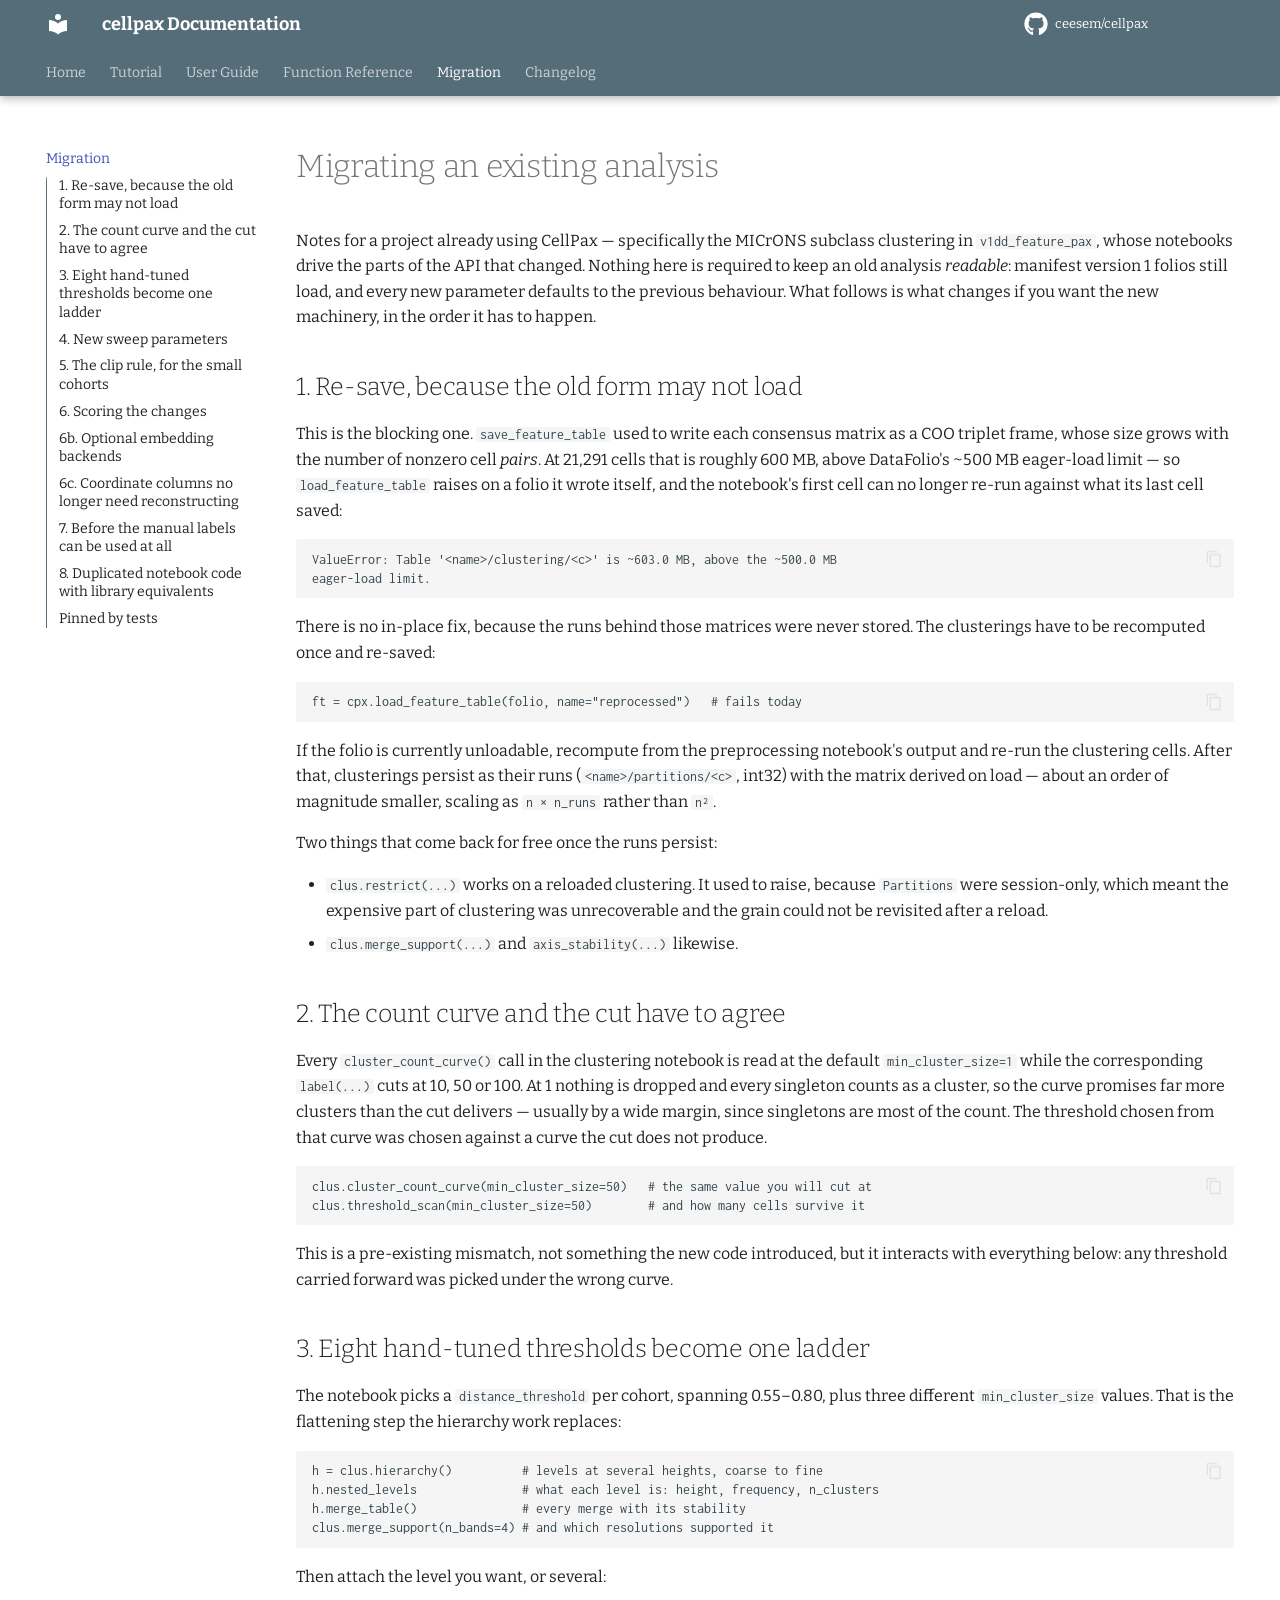
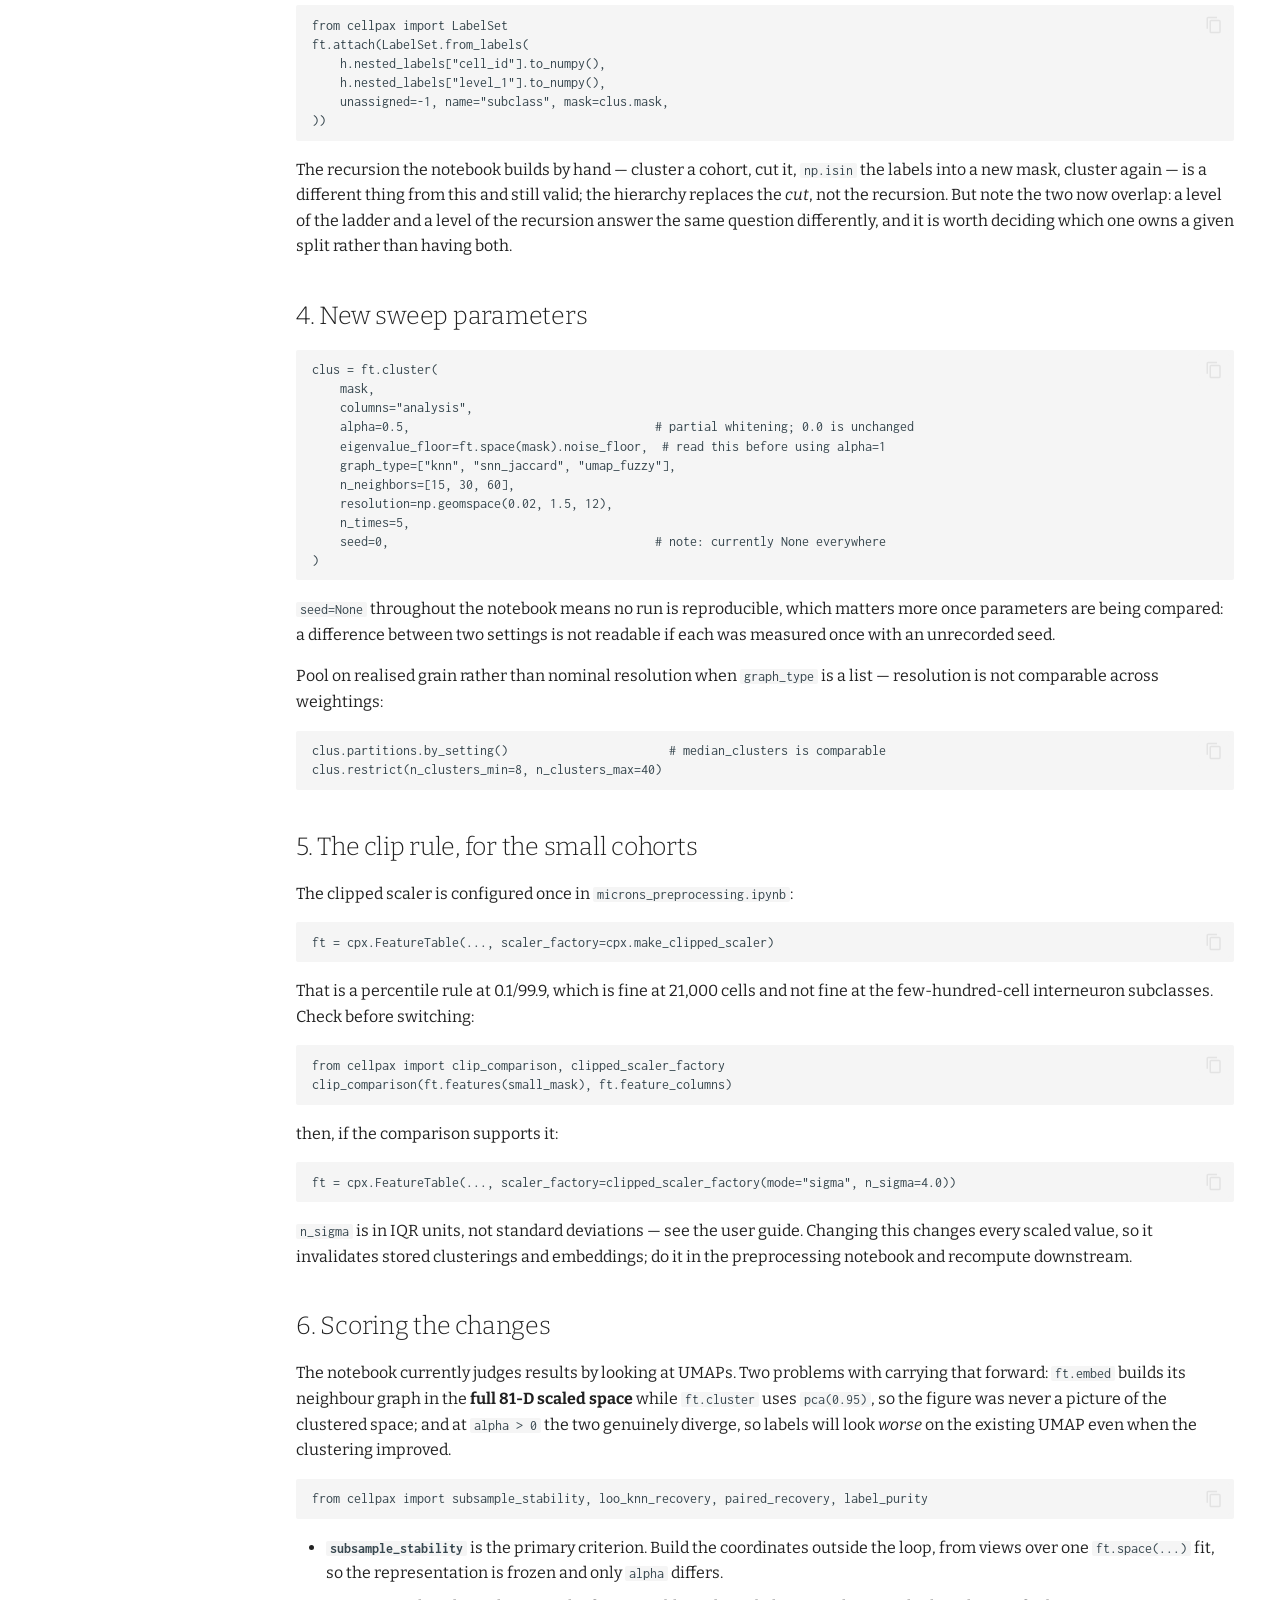
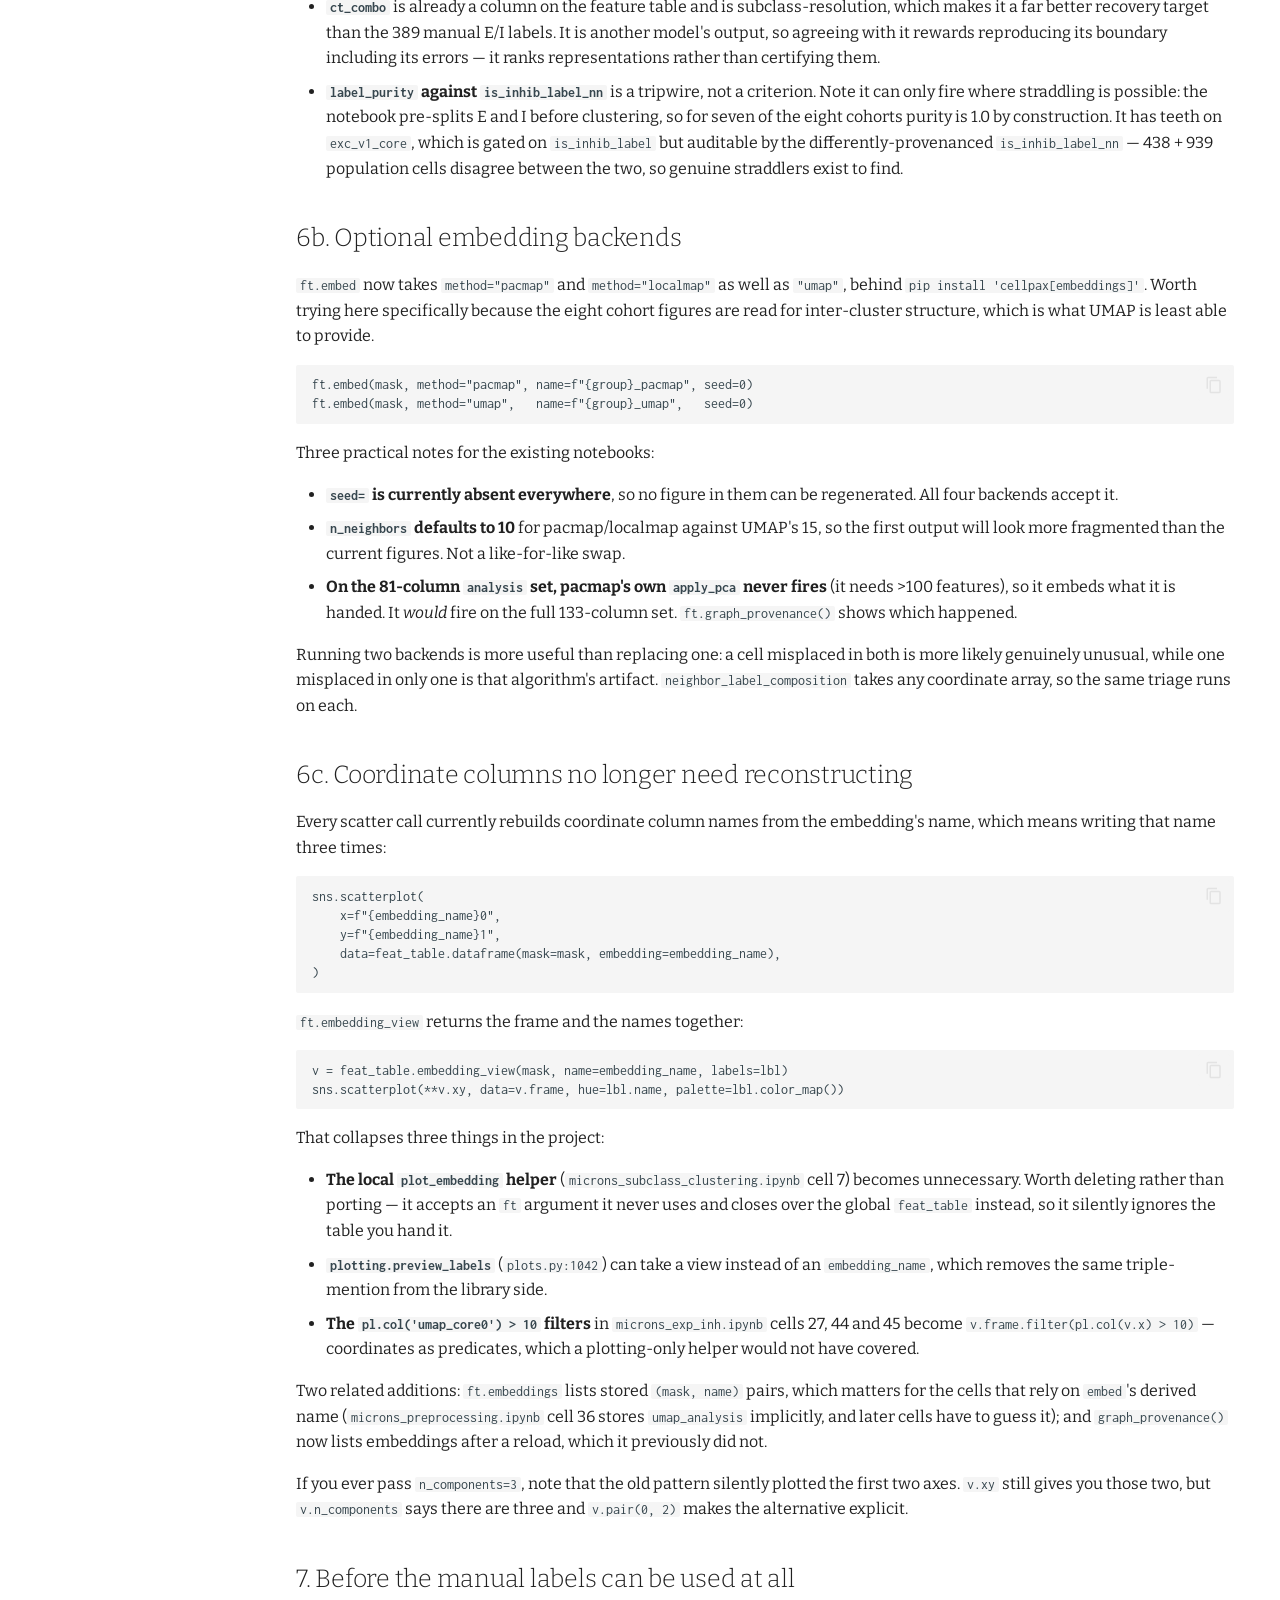
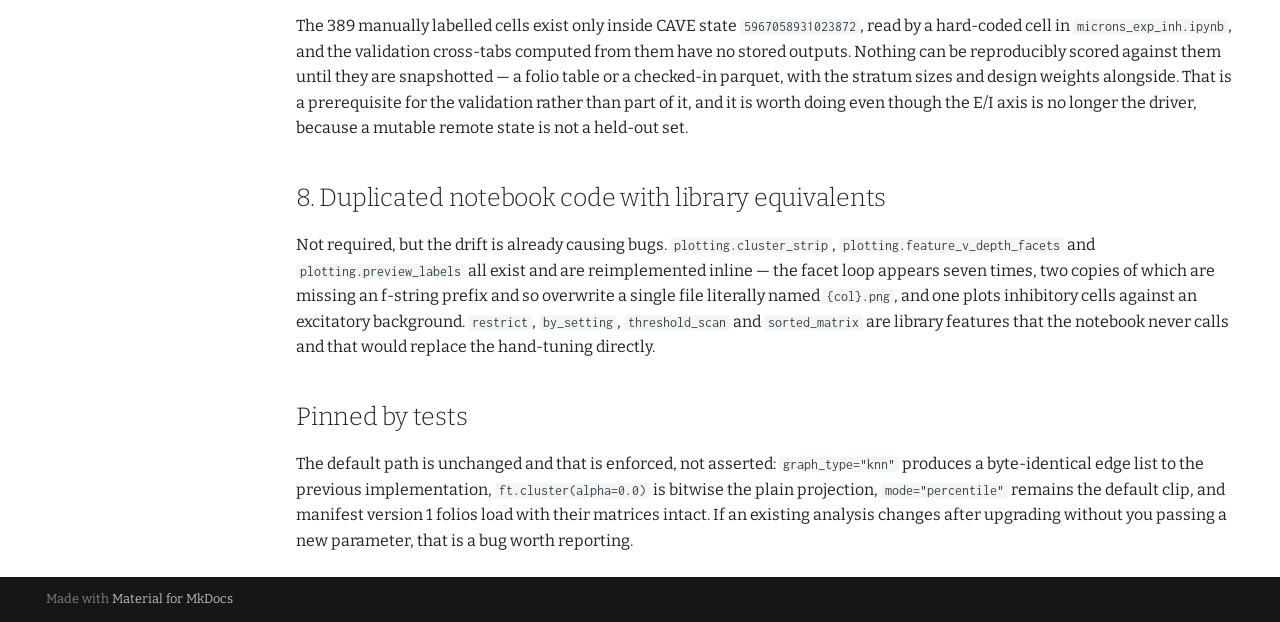
<file: migration/index.html>
<!doctype html>
<html lang="en" class="no-js">
  <head>
    
      <meta charset="utf-8">
      <meta name="viewport" content="width=device-width,initial-scale=1">
      
      
      
        <link rel="canonical" href="https://ceesem.github.io/cellpax/migration/">
      
      
        <link rel="prev" href="../reference/api/">
      
      
        <link rel="next" href="../changelog/">
      
      
        
      
      
      <link rel="icon" href="../assets/images/favicon.png">
      <meta name="generator" content="mkdocs-1.6.1, mkdocs-material-9.8.0">
    
    
      
        <title>Migration - cellpax Documentation</title>
      
    
    
      <link rel="stylesheet" href="../assets/stylesheets/main.57a0d79d.min.css">
      
        
        <link rel="stylesheet" href="../assets/stylesheets/palette.fb2fffe2.min.css">
      
      


    
    
      
    
    
      
        
        
        <link rel="preconnect" href="https://fonts.gstatic.com" crossorigin>
        <link rel="stylesheet" href="https://fonts.googleapis.com/css?family=Bitter:300,300i,400,400i,700,700i%7CInconsolata:400,400i,700,700i&display=fallback">
        <style>:root{--md-text-font:"Bitter";--md-code-font:"Inconsolata"}</style>
      
    
    
      <link rel="stylesheet" href="../assets/_mkdocstrings.css">
    
    <script>__md_scope=new URL("..",location),__md_hash=e=>[...e].reduce(((e,_)=>(e<<5)-e+_.charCodeAt(0)),0),__md_get=(e,_=localStorage,t=__md_scope)=>JSON.parse(_.getItem(t.pathname+"."+e)),__md_set=(e,_,t=localStorage,a=__md_scope)=>{try{t.setItem(a.pathname+"."+e,JSON.stringify(_))}catch(e){}}</script>
    
      

    
    
  </head>
  
  
    
    
    
    
    
    <body dir="ltr" data-md-color-scheme="default" data-md-color-primary="blue-grey" data-md-color-accent="deep-orange">
  
    
    <input class="md-toggle" data-md-toggle="drawer" type="checkbox" id="__drawer" autocomplete="off">
    <input class="md-toggle" data-md-toggle="search" type="checkbox" id="__search" autocomplete="off">
    <label class="md-overlay" for="__drawer"></label>
    <div data-md-component="skip">
      
        
        <a href="#migrating-an-existing-analysis" class="md-skip">
          Skip to content
        </a>
      
    </div>
    <div data-md-component="announce">
      
    </div>
    
    
      

  

<header class="md-header md-header--shadow md-header--lifted" data-md-component="header">
  <nav class="md-header__inner md-grid" aria-label="Header">
    <a href=".." title="cellpax Documentation" class="md-header__button md-logo" aria-label="cellpax Documentation" data-md-component="logo">
      
  
  <svg xmlns="http://www.w3.org/2000/svg" viewBox="0 0 24 24"><path d="M12 8a3 3 0 0 0 3-3 3 3 0 0 0-3-3 3 3 0 0 0-3 3 3 3 0 0 0 3 3m0 3.54C9.64 9.35 6.5 8 3 8v11c3.5 0 6.64 1.35 9 3.54 2.36-2.19 5.5-3.54 9-3.54V8c-3.5 0-6.64 1.35-9 3.54"/></svg>

    </a>
    <label class="md-header__button md-icon" for="__drawer">
      
      <svg xmlns="http://www.w3.org/2000/svg" viewBox="0 0 24 24"><path d="M3 6h18v2H3zm0 5h18v2H3zm0 5h18v2H3z"/></svg>
    </label>
    <div class="md-header__title" data-md-component="header-title">
      <div class="md-header__ellipsis">
        <div class="md-header__topic">
          <span class="md-ellipsis">
            cellpax Documentation
          </span>
        </div>
        <div class="md-header__topic" data-md-component="header-topic">
          <span class="md-ellipsis">
            
              Migration
            
          </span>
        </div>
      </div>
    </div>
    
      
    
    
    
    
    
      <div class="md-header__source">
        <a href="https://github.com/ceesem/cellpax" title="Go to repository" class="md-source" data-md-component="source">
  <div class="md-source__icon md-icon">
    
    <svg xmlns="http://www.w3.org/2000/svg" viewBox="0 0 512 512"><!--! Font Awesome Free 7.1.0 by @fontawesome - https://fontawesome.com License - https://fontawesome.com/license/free (Icons: CC BY 4.0, Fonts: SIL OFL 1.1, Code: MIT License) Copyright 2025 Fonticons, Inc.--><path d="M173.9 397.4c0 2-2.3 3.6-5.2 3.6-3.3.3-5.6-1.3-5.6-3.6 0-2 2.3-3.6 5.2-3.6 3-.3 5.6 1.3 5.6 3.6m-31.1-4.5c-.7 2 1.3 4.3 4.3 4.9 2.6 1 5.6 0 6.2-2s-1.3-4.3-4.3-5.2c-2.6-.7-5.5.3-6.2 2.3m44.2-1.7c-2.9.7-4.9 2.6-4.6 4.9.3 2 2.9 3.3 5.9 2.6 2.9-.7 4.9-2.6 4.6-4.6-.3-1.9-3-3.2-5.9-2.9M252.8 8C114.1 8 8 113.3 8 252c0 110.9 69.8 205.8 169.5 239.2 12.8 2.3 17.3-5.6 17.3-12.1 0-6.2-.3-40.4-.3-61.4 0 0-70 15-84.7-29.8 0 0-11.4-29.1-27.8-36.6 0 0-22.9-15.7 1.6-15.4 0 0 24.9 2 38.6 25.8 21.9 38.6 58.6 27.5 72.9 20.9 2.3-16 8.8-27.1 16-33.7-55.9-6.2-112.3-14.3-112.3-110.5 0-27.5 7.6-41.3 23.6-58.9-2.6-6.5-11.1-33.3 2.6-67.9 20.9-6.5 69 27 69 27 20-5.6 41.5-8.5 62.8-8.5s42.8 2.9 62.8 8.5c0 0 48.1-33.6 69-27 13.7 34.7 5.2 61.4 2.6 67.9 16 17.7 25.8 31.5 25.8 58.9 0 96.5-58.9 104.2-114.8 110.5 9.2 7.9 17 22.9 17 46.4 0 33.7-.3 75.4-.3 83.6 0 6.5 4.6 14.4 17.3 12.1C436.2 457.8 504 362.9 504 252 504 113.3 391.5 8 252.8 8M105.2 352.9c-1.3 1-1 3.3.7 5.2 1.6 1.6 3.9 2.3 5.2 1 1.3-1 1-3.3-.7-5.2-1.6-1.6-3.9-2.3-5.2-1m-10.8-8.1c-.7 1.3.3 2.9 2.3 3.9 1.6 1 3.6.7 4.3-.7.7-1.3-.3-2.9-2.3-3.9-2-.6-3.6-.3-4.3.7m32.4 35.6c-1.6 1.3-1 4.3 1.3 6.2 2.3 2.3 5.2 2.6 6.5 1 1.3-1.3.7-4.3-1.3-6.2-2.2-2.3-5.2-2.6-6.5-1m-11.4-14.7c-1.6 1-1.6 3.6 0 5.9s4.3 3.3 5.6 2.3c1.6-1.3 1.6-3.9 0-6.2-1.4-2.3-4-3.3-5.6-2"/></svg>
  </div>
  <div class="md-source__repository">
    ceesem/cellpax
  </div>
</a>
      </div>
    
  </nav>
  
    
      
<nav class="md-tabs" aria-label="Tabs" data-md-component="tabs">
  <div class="md-grid">
    <ul class="md-tabs__list">
      
        
  
  
  
  
    <li class="md-tabs__item">
      <a href=".." class="md-tabs__link">
        
  
  
    
  
  Home

      </a>
    </li>
  

      
        
  
  
  
  
    <li class="md-tabs__item">
      <a href="../tutorial/" class="md-tabs__link">
        
  
  
    
  
  Tutorial

      </a>
    </li>
  

      
        
  
  
  
  
    <li class="md-tabs__item">
      <a href="../guide/" class="md-tabs__link">
        
  
  
    
  
  User Guide

      </a>
    </li>
  

      
        
  
  
  
  
    
    
      <li class="md-tabs__item">
        <a href="../reference/api/" class="md-tabs__link">
          
  
  
    
  
  Function Reference

        </a>
      </li>
    
  

      
        
  
  
  
    
  
  
    <li class="md-tabs__item md-tabs__item--active">
      <a href="./" class="md-tabs__link">
        
  
  
    
  
  Migration

      </a>
    </li>
  

      
        
  
  
  
  
    <li class="md-tabs__item">
      <a href="../changelog/" class="md-tabs__link">
        
  
  
    
  
  Changelog

      </a>
    </li>
  

      
    </ul>
  </div>
</nav>
    
  
</header>
    
    <div class="md-container" data-md-component="container">
      
      
        
      
      <main class="md-main" data-md-component="main">
        <div class="md-main__inner md-grid">
          
            
              
              <div class="md-sidebar md-sidebar--primary" data-md-component="sidebar" data-md-type="navigation" >
                <div class="md-sidebar__scrollwrap">
                  <div class="md-sidebar__inner">
                    


  


  

<nav class="md-nav md-nav--primary md-nav--lifted md-nav--integrated" aria-label="Navigation" data-md-level="0">
  <label class="md-nav__title" for="__drawer">
    <a href=".." title="cellpax Documentation" class="md-nav__button md-logo" aria-label="cellpax Documentation" data-md-component="logo">
      
  
  <svg xmlns="http://www.w3.org/2000/svg" viewBox="0 0 24 24"><path d="M12 8a3 3 0 0 0 3-3 3 3 0 0 0-3-3 3 3 0 0 0-3 3 3 3 0 0 0 3 3m0 3.54C9.64 9.35 6.5 8 3 8v11c3.5 0 6.64 1.35 9 3.54 2.36-2.19 5.5-3.54 9-3.54V8c-3.5 0-6.64 1.35-9 3.54"/></svg>

    </a>
    cellpax Documentation
  </label>
  
    <div class="md-nav__source">
      <a href="https://github.com/ceesem/cellpax" title="Go to repository" class="md-source" data-md-component="source">
  <div class="md-source__icon md-icon">
    
    <svg xmlns="http://www.w3.org/2000/svg" viewBox="0 0 512 512"><!--! Font Awesome Free 7.1.0 by @fontawesome - https://fontawesome.com License - https://fontawesome.com/license/free (Icons: CC BY 4.0, Fonts: SIL OFL 1.1, Code: MIT License) Copyright 2025 Fonticons, Inc.--><path d="M173.9 397.4c0 2-2.3 3.6-5.2 3.6-3.3.3-5.6-1.3-5.6-3.6 0-2 2.3-3.6 5.2-3.6 3-.3 5.6 1.3 5.6 3.6m-31.1-4.5c-.7 2 1.3 4.3 4.3 4.9 2.6 1 5.6 0 6.2-2s-1.3-4.3-4.3-5.2c-2.6-.7-5.5.3-6.2 2.3m44.2-1.7c-2.9.7-4.9 2.6-4.6 4.9.3 2 2.9 3.3 5.9 2.6 2.9-.7 4.9-2.6 4.6-4.6-.3-1.9-3-3.2-5.9-2.9M252.8 8C114.1 8 8 113.3 8 252c0 110.9 69.8 205.8 169.5 239.2 12.8 2.3 17.3-5.6 17.3-12.1 0-6.2-.3-40.4-.3-61.4 0 0-70 15-84.7-29.8 0 0-11.4-29.1-27.8-36.6 0 0-22.9-15.7 1.6-15.4 0 0 24.9 2 38.6 25.8 21.9 38.6 58.6 27.5 72.9 20.9 2.3-16 8.8-27.1 16-33.7-55.9-6.2-112.3-14.3-112.3-110.5 0-27.5 7.6-41.3 23.6-58.9-2.6-6.5-11.1-33.3 2.6-67.9 20.9-6.5 69 27 69 27 20-5.6 41.5-8.5 62.8-8.5s42.8 2.9 62.8 8.5c0 0 48.1-33.6 69-27 13.7 34.7 5.2 61.4 2.6 67.9 16 17.7 25.8 31.5 25.8 58.9 0 96.5-58.9 104.2-114.8 110.5 9.2 7.9 17 22.9 17 46.4 0 33.7-.3 75.4-.3 83.6 0 6.5 4.6 14.4 17.3 12.1C436.2 457.8 504 362.9 504 252 504 113.3 391.5 8 252.8 8M105.2 352.9c-1.3 1-1 3.3.7 5.2 1.6 1.6 3.9 2.3 5.2 1 1.3-1 1-3.3-.7-5.2-1.6-1.6-3.9-2.3-5.2-1m-10.8-8.1c-.7 1.3.3 2.9 2.3 3.9 1.6 1 3.6.7 4.3-.7.7-1.3-.3-2.9-2.3-3.9-2-.6-3.6-.3-4.3.7m32.4 35.6c-1.6 1.3-1 4.3 1.3 6.2 2.3 2.3 5.2 2.6 6.5 1 1.3-1.3.7-4.3-1.3-6.2-2.2-2.3-5.2-2.6-6.5-1m-11.4-14.7c-1.6 1-1.6 3.6 0 5.9s4.3 3.3 5.6 2.3c1.6-1.3 1.6-3.9 0-6.2-1.4-2.3-4-3.3-5.6-2"/></svg>
  </div>
  <div class="md-source__repository">
    ceesem/cellpax
  </div>
</a>
    </div>
  
  <ul class="md-nav__list" data-md-scrollfix>
    
      
      
  
  
  
  
    <li class="md-nav__item">
      <a href=".." class="md-nav__link">
        
  
  
  <span class="md-ellipsis">
    
  
    Home
  

    
  </span>
  
  

      </a>
    </li>
  

    
      
      
  
  
  
  
    <li class="md-nav__item">
      <a href="../tutorial/" class="md-nav__link">
        
  
  
  <span class="md-ellipsis">
    
  
    Tutorial
  

    
  </span>
  
  

      </a>
    </li>
  

    
      
      
  
  
  
  
    <li class="md-nav__item">
      <a href="../guide/" class="md-nav__link">
        
  
  
  <span class="md-ellipsis">
    
  
    User Guide
  

    
  </span>
  
  

      </a>
    </li>
  

    
      
      
  
  
  
  
    
    
      
        
      
    
    
    
      
      
    
    
      
        
        
      
    
    <li class="md-nav__item md-nav__item--pruned md-nav__item--nested">
      
        
  
  
  
    <a href="../reference/api/" class="md-nav__link">
      
  
  
  <span class="md-ellipsis">
    
  
    Function Reference
  

    
  </span>
  
  

      
        <span class="md-nav__icon md-icon"></span>
      
    </a>
  

      
    </li>
  

    
      
      
  
  
    
  
  
  
    <li class="md-nav__item md-nav__item--active">
      
      <input class="md-nav__toggle md-toggle" type="checkbox" id="__toc">
      
      
        
      
      
        <label class="md-nav__link md-nav__link--active" for="__toc">
          
  
  
  <span class="md-ellipsis">
    
  
    Migration
  

    
  </span>
  
  

          <span class="md-nav__icon md-icon"></span>
        </label>
      
      <a href="./" class="md-nav__link md-nav__link--active">
        
  
  
  <span class="md-ellipsis">
    
  
    Migration
  

    
  </span>
  
  

      </a>
      
        

<nav class="md-nav md-nav--secondary" aria-label="Table of contents">
  
  
  
    
  
  
    <label class="md-nav__title" for="__toc">
      <span class="md-nav__icon md-icon"></span>
      Table of contents
    </label>
    <ul class="md-nav__list" data-md-component="toc" data-md-scrollfix>
      
        <li class="md-nav__item">
  <a href="#1-re-save-because-the-old-form-may-not-load" class="md-nav__link">
    <span class="md-ellipsis">
      
        1. Re-save, because the old form may not load
      
    </span>
  </a>
  
</li>
      
        <li class="md-nav__item">
  <a href="#2-the-count-curve-and-the-cut-have-to-agree" class="md-nav__link">
    <span class="md-ellipsis">
      
        2. The count curve and the cut have to agree
      
    </span>
  </a>
  
</li>
      
        <li class="md-nav__item">
  <a href="#3-eight-hand-tuned-thresholds-become-one-ladder" class="md-nav__link">
    <span class="md-ellipsis">
      
        3. Eight hand-tuned thresholds become one ladder
      
    </span>
  </a>
  
</li>
      
        <li class="md-nav__item">
  <a href="#4-new-sweep-parameters" class="md-nav__link">
    <span class="md-ellipsis">
      
        4. New sweep parameters
      
    </span>
  </a>
  
</li>
      
        <li class="md-nav__item">
  <a href="#5-the-clip-rule-for-the-small-cohorts" class="md-nav__link">
    <span class="md-ellipsis">
      
        5. The clip rule, for the small cohorts
      
    </span>
  </a>
  
</li>
      
        <li class="md-nav__item">
  <a href="#6-scoring-the-changes" class="md-nav__link">
    <span class="md-ellipsis">
      
        6. Scoring the changes
      
    </span>
  </a>
  
</li>
      
        <li class="md-nav__item">
  <a href="#6b-optional-embedding-backends" class="md-nav__link">
    <span class="md-ellipsis">
      
        6b. Optional embedding backends
      
    </span>
  </a>
  
</li>
      
        <li class="md-nav__item">
  <a href="#6c-coordinate-columns-no-longer-need-reconstructing" class="md-nav__link">
    <span class="md-ellipsis">
      
        6c. Coordinate columns no longer need reconstructing
      
    </span>
  </a>
  
</li>
      
        <li class="md-nav__item">
  <a href="#7-before-the-manual-labels-can-be-used-at-all" class="md-nav__link">
    <span class="md-ellipsis">
      
        7. Before the manual labels can be used at all
      
    </span>
  </a>
  
</li>
      
        <li class="md-nav__item">
  <a href="#8-duplicated-notebook-code-with-library-equivalents" class="md-nav__link">
    <span class="md-ellipsis">
      
        8. Duplicated notebook code with library equivalents
      
    </span>
  </a>
  
</li>
      
        <li class="md-nav__item">
  <a href="#pinned-by-tests" class="md-nav__link">
    <span class="md-ellipsis">
      
        Pinned by tests
      
    </span>
  </a>
  
</li>
      
    </ul>
  
</nav>
      
    </li>
  

    
      
      
  
  
  
  
    <li class="md-nav__item">
      <a href="../changelog/" class="md-nav__link">
        
  
  
  <span class="md-ellipsis">
    
  
    Changelog
  

    
  </span>
  
  

      </a>
    </li>
  

    
  </ul>
</nav>
                  </div>
                </div>
              </div>
            
            
          
          
            <div class="md-content" data-md-component="content">
              
              <article class="md-content__inner md-typeset">
                
                  


  
  


<h1 id="migrating-an-existing-analysis">Migrating an existing analysis</h1>
<p>Notes for a project already using CellPax — specifically the MICrONS subclass clustering in
<code>v1dd_feature_pax</code>, whose notebooks drive the parts of the API that changed. Nothing here
is required to keep an old analysis <em>readable</em>: manifest version 1 folios still load, and
every new parameter defaults to the previous behaviour. What follows is what changes if you
want the new machinery, in the order it has to happen.</p>
<h2 id="1-re-save-because-the-old-form-may-not-load">1. Re-save, because the old form may not load</h2>
<p>This is the blocking one. <code>save_feature_table</code> used to write each consensus matrix as a COO
triplet frame, whose size grows with the number of nonzero cell <em>pairs</em>. At 21,291 cells
that is roughly 600 MB, above DataFolio's ~500 MB eager-load limit — so
<code>load_feature_table</code> raises on a folio it wrote itself, and the notebook's first cell can
no longer re-run against what its last cell saved:</p>
<pre><code>ValueError: Table '&lt;name&gt;/clustering/&lt;c&gt;' is ~603.0 MB, above the ~500.0 MB
eager-load limit.
</code></pre>
<p>There is no in-place fix, because the runs behind those matrices were never stored. The
clusterings have to be recomputed once and re-saved:</p>
<pre><code class="language-python">ft = cpx.load_feature_table(folio, name=&quot;reprocessed&quot;)   # fails today
</code></pre>
<p>If the folio is currently unloadable, recompute from the preprocessing notebook's output
and re-run the clustering cells. After that, clusterings persist as their runs
(<code>&lt;name&gt;/partitions/&lt;c&gt;</code>, int32) with the matrix derived on load — about an order of
magnitude smaller, scaling as <code>n × n_runs</code> rather than <code>n²</code>.</p>
<p>Two things that come back for free once the runs persist:</p>
<ul>
<li><code>clus.restrict(...)</code> works on a reloaded clustering. It used to raise, because
  <code>Partitions</code> were session-only, which meant the expensive part of clustering was
  unrecoverable and the grain could not be revisited after a reload.</li>
<li><code>clus.merge_support(...)</code> and <code>axis_stability(...)</code> likewise.</li>
</ul>
<h2 id="2-the-count-curve-and-the-cut-have-to-agree">2. The count curve and the cut have to agree</h2>
<p>Every <code>cluster_count_curve()</code> call in the clustering notebook is read at the default
<code>min_cluster_size=1</code> while the corresponding <code>label(...)</code> cuts at 10, 50 or 100. At 1
nothing is dropped and every singleton counts as a cluster, so the curve promises far more
clusters than the cut delivers — usually by a wide margin, since singletons are most of the
count. The threshold chosen from that curve was chosen against a curve the cut does not
produce.</p>
<pre><code class="language-python">clus.cluster_count_curve(min_cluster_size=50)   # the same value you will cut at
clus.threshold_scan(min_cluster_size=50)        # and how many cells survive it
</code></pre>
<p>This is a pre-existing mismatch, not something the new code introduced, but it interacts
with everything below: any threshold carried forward was picked under the wrong curve.</p>
<h2 id="3-eight-hand-tuned-thresholds-become-one-ladder">3. Eight hand-tuned thresholds become one ladder</h2>
<p>The notebook picks a <code>distance_threshold</code> per cohort, spanning 0.55–0.80, plus three
different <code>min_cluster_size</code> values. That is the flattening step the hierarchy work
replaces:</p>
<pre><code class="language-python">h = clus.hierarchy()          # levels at several heights, coarse to fine
h.nested_levels               # what each level is: height, frequency, n_clusters
h.merge_table()               # every merge with its stability
clus.merge_support(n_bands=4) # and which resolutions supported it
</code></pre>
<p>Then attach the level you want, or several:</p>
<pre><code class="language-python">from cellpax import LabelSet
ft.attach(LabelSet.from_labels(
    h.nested_labels[&quot;cell_id&quot;].to_numpy(),
    h.nested_labels[&quot;level_1&quot;].to_numpy(),
    unassigned=-1, name=&quot;subclass&quot;, mask=clus.mask,
))
</code></pre>
<p>The recursion the notebook builds by hand — cluster a cohort, cut it, <code>np.isin</code> the labels
into a new mask, cluster again — is a different thing from this and still valid; the
hierarchy replaces the <em>cut</em>, not the recursion. But note the two now overlap: a level of
the ladder and a level of the recursion answer the same question differently, and it is
worth deciding which one owns a given split rather than having both.</p>
<h2 id="4-new-sweep-parameters">4. New sweep parameters</h2>
<pre><code class="language-python">clus = ft.cluster(
    mask,
    columns=&quot;analysis&quot;,
    alpha=0.5,                                   # partial whitening; 0.0 is unchanged
    eigenvalue_floor=ft.space(mask).noise_floor,  # read this before using alpha=1
    graph_type=[&quot;knn&quot;, &quot;snn_jaccard&quot;, &quot;umap_fuzzy&quot;],
    n_neighbors=[15, 30, 60],
    resolution=np.geomspace(0.02, 1.5, 12),
    n_times=5,
    seed=0,                                      # note: currently None everywhere
)
</code></pre>
<p><code>seed=None</code> throughout the notebook means no run is reproducible, which matters more once
parameters are being compared: a difference between two settings is not readable if each
was measured once with an unrecorded seed.</p>
<p>Pool on realised grain rather than nominal resolution when <code>graph_type</code> is a list —
resolution is not comparable across weightings:</p>
<pre><code class="language-python">clus.partitions.by_setting()                       # median_clusters is comparable
clus.restrict(n_clusters_min=8, n_clusters_max=40)
</code></pre>
<h2 id="5-the-clip-rule-for-the-small-cohorts">5. The clip rule, for the small cohorts</h2>
<p>The clipped scaler is configured once in <code>microns_preprocessing.ipynb</code>:</p>
<pre><code class="language-python">ft = cpx.FeatureTable(..., scaler_factory=cpx.make_clipped_scaler)
</code></pre>
<p>That is a percentile rule at 0.1/99.9, which is fine at 21,000 cells and not fine at the
few-hundred-cell interneuron subclasses. Check before switching:</p>
<pre><code class="language-python">from cellpax import clip_comparison, clipped_scaler_factory
clip_comparison(ft.features(small_mask), ft.feature_columns)
</code></pre>
<p>then, if the comparison supports it:</p>
<pre><code class="language-python">ft = cpx.FeatureTable(..., scaler_factory=clipped_scaler_factory(mode=&quot;sigma&quot;, n_sigma=4.0))
</code></pre>
<p><code>n_sigma</code> is in IQR units, not standard deviations — see the user guide. Changing this
changes every scaled value, so it invalidates stored clusterings and embeddings; do it in
the preprocessing notebook and recompute downstream.</p>
<h2 id="6-scoring-the-changes">6. Scoring the changes</h2>
<p>The notebook currently judges results by looking at UMAPs. Two problems with carrying that
forward: <code>ft.embed</code> builds its neighbour graph in the <strong>full 81-D scaled space</strong> while
<code>ft.cluster</code> uses <code>pca(0.95)</code>, so the figure was never a picture of the clustered space;
and at <code>alpha &gt; 0</code> the two genuinely diverge, so labels will look <em>worse</em> on the existing
UMAP even when the clustering improved.</p>
<pre><code class="language-python">from cellpax import subsample_stability, loo_knn_recovery, paired_recovery, label_purity
</code></pre>
<ul>
<li><strong><code>subsample_stability</code></strong> is the primary criterion. Build the coordinates outside the
  loop, from views over one <code>ft.space(...)</code> fit, so the representation is frozen and only
  <code>alpha</code> differs.</li>
<li><strong><code>ct_combo</code></strong> is already a column on the feature table and is subclass-resolution, which
  makes it a far better recovery target than the 389 manual E/I labels. It is another
  model's output, so agreeing with it rewards reproducing its boundary including its
  errors — it ranks representations rather than certifying them.</li>
<li><strong><code>label_purity</code> against <code>is_inhib_label_nn</code></strong> is a tripwire, not a criterion. Note it
  can only fire where straddling is possible: the notebook pre-splits E and I before
  clustering, so for seven of the eight cohorts purity is 1.0 by construction. It has teeth
  on <code>exc_v1_core</code>, which is gated on <code>is_inhib_label</code> but auditable by the
  differently-provenanced <code>is_inhib_label_nn</code> — 438 + 939 population cells disagree between
  the two, so genuine straddlers exist to find.</li>
</ul>
<h2 id="6b-optional-embedding-backends">6b. Optional embedding backends</h2>
<p><code>ft.embed</code> now takes <code>method="pacmap"</code> and <code>method="localmap"</code> as well as <code>"umap"</code>, behind
<code>pip install 'cellpax[embeddings]'</code>. Worth trying here specifically because the eight cohort
figures are read for inter-cluster structure, which is what UMAP is least able to provide.</p>
<pre><code class="language-python">ft.embed(mask, method=&quot;pacmap&quot;, name=f&quot;{group}_pacmap&quot;, seed=0)
ft.embed(mask, method=&quot;umap&quot;,   name=f&quot;{group}_umap&quot;,   seed=0)
</code></pre>
<p>Three practical notes for the existing notebooks:</p>
<ul>
<li><strong><code>seed=</code> is currently absent everywhere</strong>, so no figure in them can be regenerated. All
  four backends accept it.</li>
<li><strong><code>n_neighbors</code> defaults to 10</strong> for pacmap/localmap against UMAP's 15, so the first
  output will look more fragmented than the current figures. Not a like-for-like swap.</li>
<li><strong>On the 81-column <code>analysis</code> set, pacmap's own <code>apply_pca</code> never fires</strong> (it needs &gt;100
  features), so it embeds what it is handed. It <em>would</em> fire on the full 133-column set.
  <code>ft.graph_provenance()</code> shows which happened.</li>
</ul>
<p>Running two backends is more useful than replacing one: a cell misplaced in both is more
likely genuinely unusual, while one misplaced in only one is that algorithm's artifact.
<code>neighbor_label_composition</code> takes any coordinate array, so the same triage runs on each.</p>
<h2 id="6c-coordinate-columns-no-longer-need-reconstructing">6c. Coordinate columns no longer need reconstructing</h2>
<p>Every scatter call currently rebuilds coordinate column names from the embedding's name,
which means writing that name three times:</p>
<pre><code class="language-python">sns.scatterplot(
    x=f&quot;{embedding_name}0&quot;,
    y=f&quot;{embedding_name}1&quot;,
    data=feat_table.dataframe(mask=mask, embedding=embedding_name),
)
</code></pre>
<p><code>ft.embedding_view</code> returns the frame and the names together:</p>
<pre><code class="language-python">v = feat_table.embedding_view(mask, name=embedding_name, labels=lbl)
sns.scatterplot(**v.xy, data=v.frame, hue=lbl.name, palette=lbl.color_map())
</code></pre>
<p>That collapses three things in the project:</p>
<ul>
<li><strong>The local <code>plot_embedding</code> helper</strong> (<code>microns_subclass_clustering.ipynb</code> cell 7) becomes
  unnecessary. Worth deleting rather than porting — it accepts an <code>ft</code> argument it never
  uses and closes over the global <code>feat_table</code> instead, so it silently ignores the table
  you hand it.</li>
<li><strong><code>plotting.preview_labels</code></strong> (<code>plots.py:1042</code>) can take a view instead of an
  <code>embedding_name</code>, which removes the same triple-mention from the library side.</li>
<li><strong>The <code>pl.col('umap_core0') &gt; 10</code> filters</strong> in <code>microns_exp_inh.ipynb</code> cells 27, 44 and 45
  become <code>v.frame.filter(pl.col(v.x) &gt; 10)</code> — coordinates as predicates, which a
  plotting-only helper would not have covered.</li>
</ul>
<p>Two related additions: <code>ft.embeddings</code> lists stored <code>(mask, name)</code> pairs, which matters for
the cells that rely on <code>embed</code>'s derived name (<code>microns_preprocessing.ipynb</code> cell 36 stores
<code>umap_analysis</code> implicitly, and later cells have to guess it); and <code>graph_provenance()</code> now
lists embeddings after a reload, which it previously did not.</p>
<p>If you ever pass <code>n_components=3</code>, note that the old pattern silently plotted the first two
axes. <code>v.xy</code> still gives you those two, but <code>v.n_components</code> says there are three and
<code>v.pair(0, 2)</code> makes the alternative explicit.</p>
<h2 id="7-before-the-manual-labels-can-be-used-at-all">7. Before the manual labels can be used at all</h2>
<p>The 389 manually labelled cells exist only inside CAVE state <code>5967058931023872</code>, read by a
hard-coded cell in <code>microns_exp_inh.ipynb</code>, and the validation cross-tabs computed from
them have no stored outputs. Nothing can be reproducibly scored against them until they are
snapshotted — a folio table or a checked-in parquet, with the stratum sizes and design
weights alongside. That is a prerequisite for the validation rather than part of it, and
it is worth doing even though the E/I axis is no longer the driver, because a mutable
remote state is not a held-out set.</p>
<h2 id="8-duplicated-notebook-code-with-library-equivalents">8. Duplicated notebook code with library equivalents</h2>
<p>Not required, but the drift is already causing bugs. <code>plotting.cluster_strip</code>,
<code>plotting.feature_v_depth_facets</code> and <code>plotting.preview_labels</code> all exist and are
reimplemented inline — the facet loop appears seven times, two copies of which are missing
an f-string prefix and so overwrite a single file literally named <code>{col}.png</code>, and one
plots inhibitory cells against an excitatory background. <code>restrict</code>, <code>by_setting</code>,
<code>threshold_scan</code> and <code>sorted_matrix</code> are library features that the notebook never calls and
that would replace the hand-tuning directly.</p>
<h2 id="pinned-by-tests">Pinned by tests</h2>
<p>The default path is unchanged and that is enforced, not asserted: <code>graph_type="knn"</code>
produces a byte-identical edge list to the previous implementation,
<code>ft.cluster(alpha=0.0)</code> is bitwise the plain projection, <code>mode="percentile"</code> remains the
default clip, and manifest version 1 folios load with their matrices intact. If an existing
analysis changes after upgrading without you passing a new parameter, that is a bug worth
reporting.</p>












                
              </article>
            </div>
          
          
<script>var target=document.getElementById(location.hash.slice(1));target&&target.name&&(target.checked=target.name.startsWith("__tabbed_"))</script>
        </div>
        
          <button type="button" class="md-top md-icon" data-md-component="top" hidden>
  
  <svg xmlns="http://www.w3.org/2000/svg" viewBox="0 0 24 24"><path d="M13 20h-2V8l-5.5 5.5-1.42-1.42L12 4.16l7.92 7.92-1.42 1.42L13 8z"/></svg>
  Back to top
</button>
        
      </main>
      
        <footer class="md-footer">
  
  <div class="md-footer-meta md-typeset">
    <div class="md-footer-meta__inner md-grid">
      <div class="md-copyright">
  
  
    Made with
    <a href="https://squidfunk.github.io/mkdocs-material/" target="_blank" rel="noopener">
      Material for MkDocs
    </a>
  
</div>
      
    </div>
  </div>
</footer>
      
    </div>
    <div class="md-dialog" data-md-component="dialog">
      <div class="md-dialog__inner md-typeset"></div>
    </div>
    
    
    
      
      
      <script id="__config" type="application/json">{"annotate": null, "base": "..", "features": ["navigation.indexes", "navigation.instant", "navigation.prune", "navigation.tabs", "navigation.tabs.sticky", "toc.follow", "toc.integrate", "navigation.top", "search.suggest", "search.highlight", "search.share", "content.code.copy", "header.autohide"], "search": "../assets/javascripts/workers/search.a7633da7.min.js", "tags": null, "translations": {"clipboard.copied": "Copied to clipboard", "clipboard.copy": "Copy to clipboard", "search.result.more.one": "1 more on this page", "search.result.more.other": "# more on this page", "search.result.none": "No matching documents", "search.result.one": "1 matching document", "search.result.other": "# matching documents", "search.result.placeholder": "Type to start searching", "search.result.term.missing": "Missing", "select.version": "Select version"}, "version": null}</script>
    
    
      <script src="../assets/javascripts/bundle.c21346df.min.js"></script>
      
    
  </body>
</html>
</file>
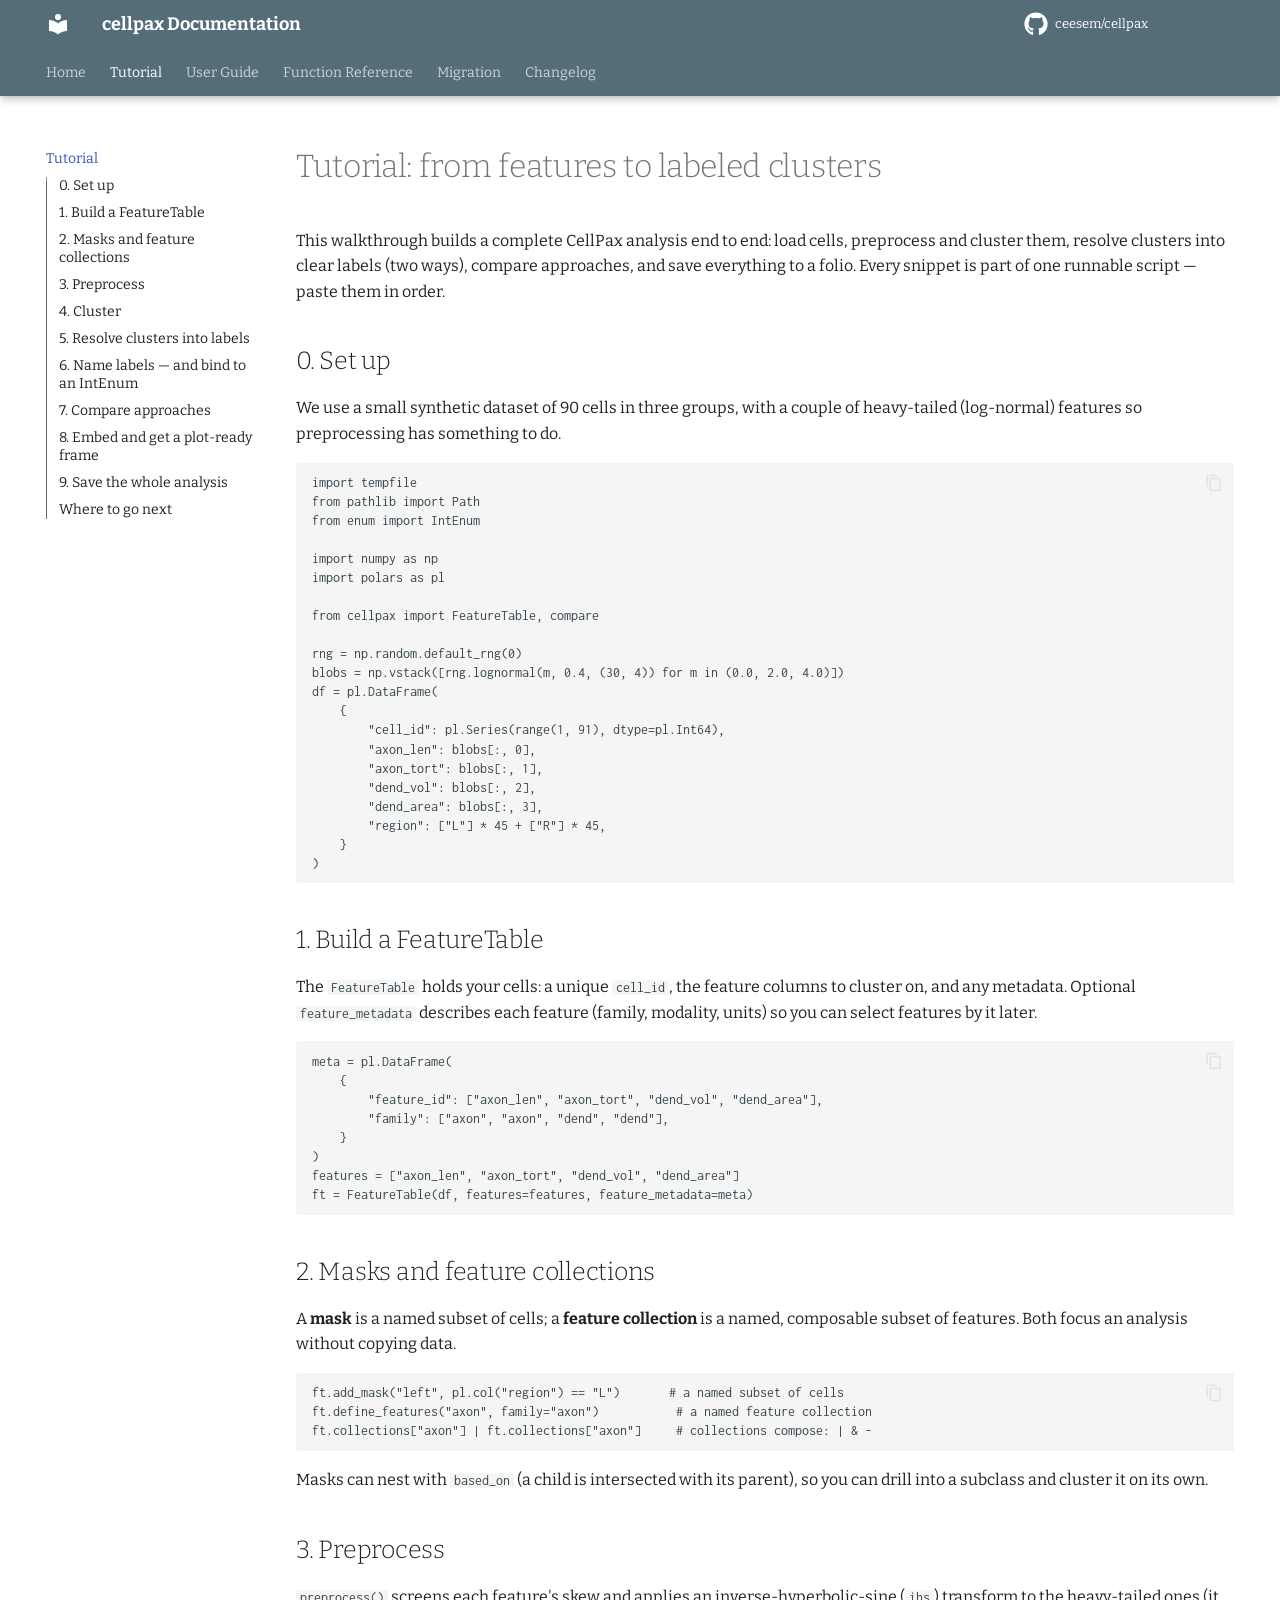
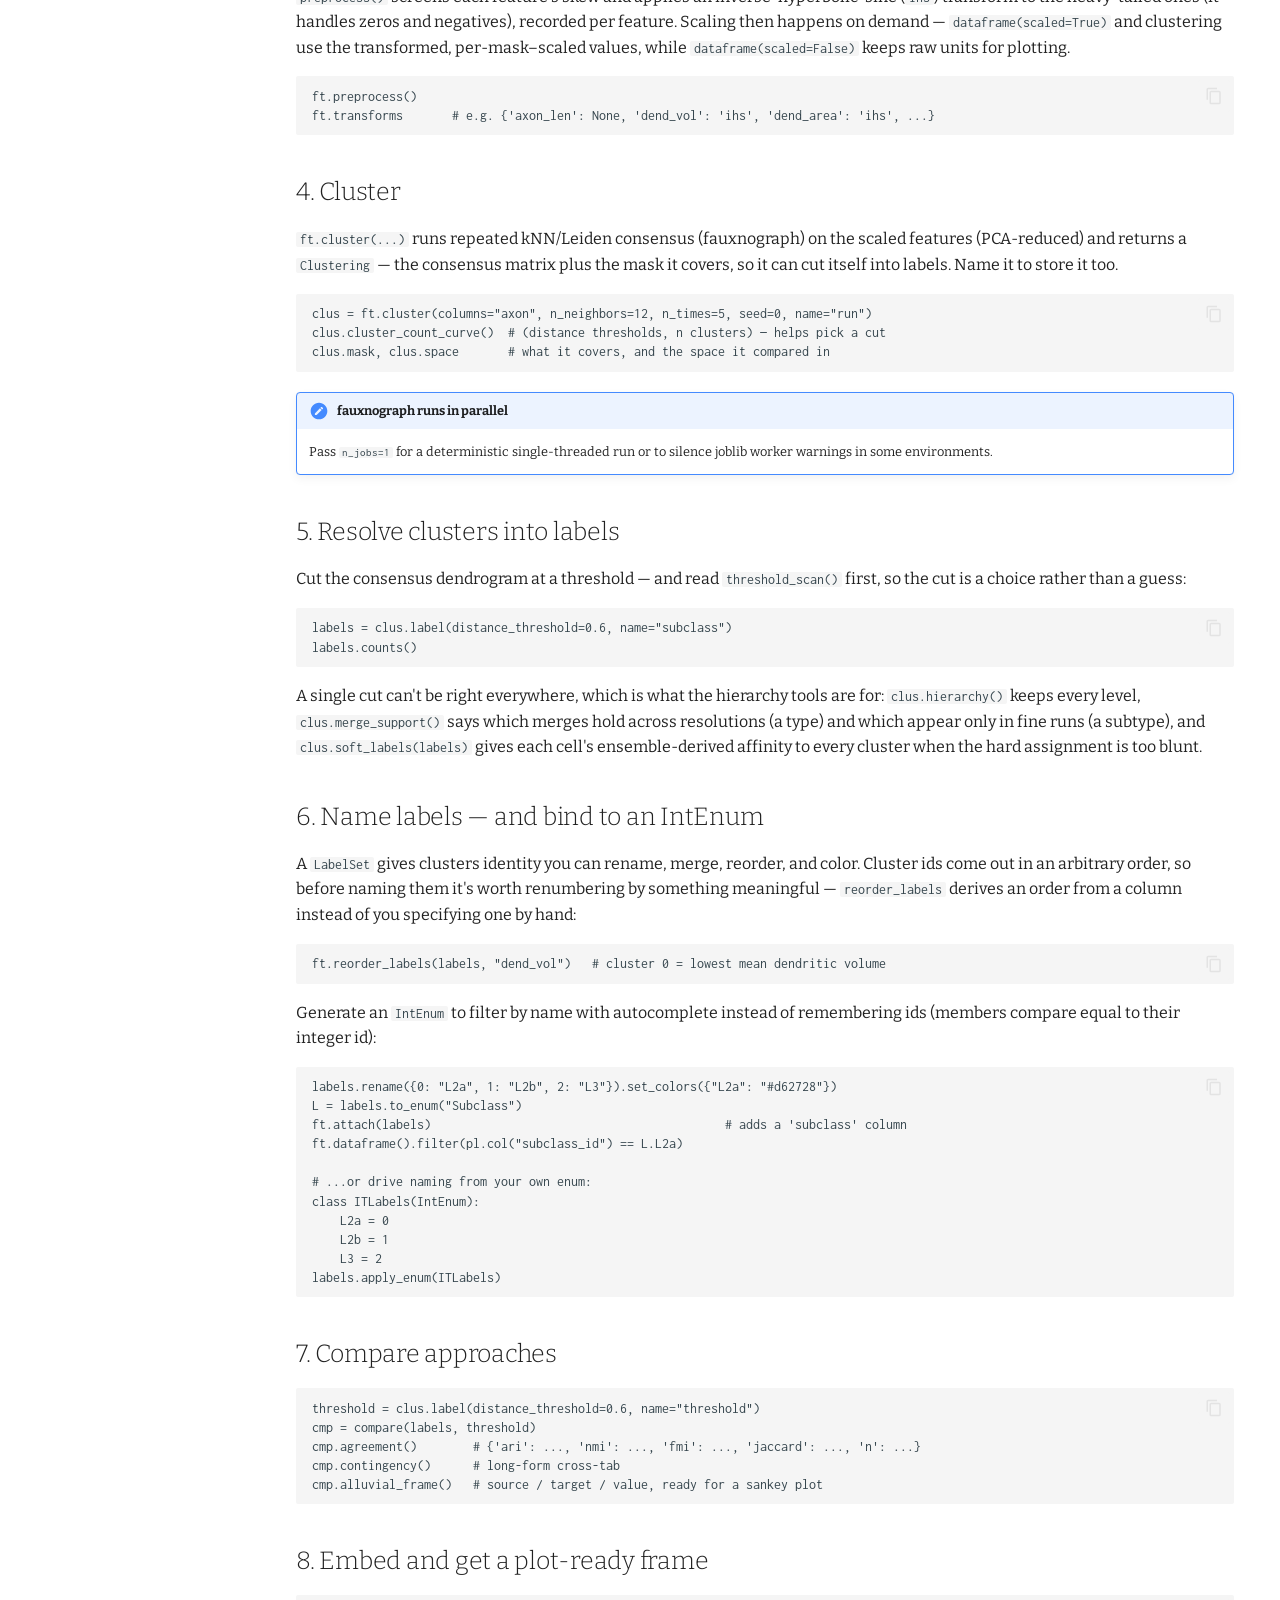
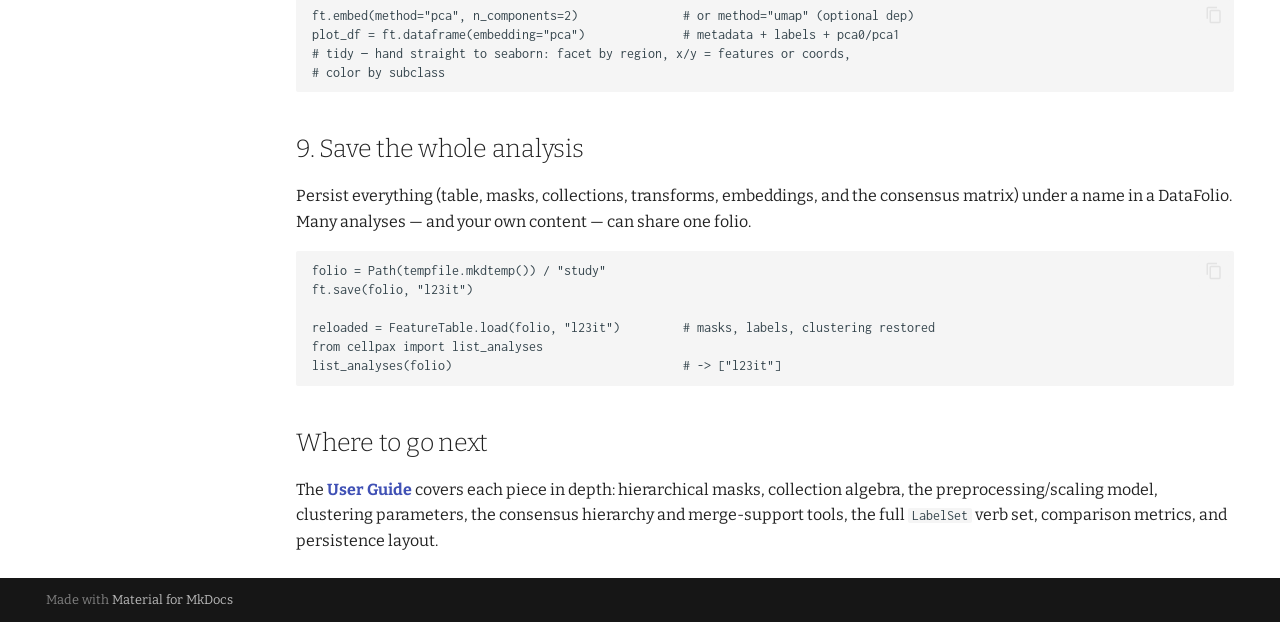
<file: tutorial/index.html>
<!doctype html>
<html lang="en" class="no-js">
  <head>
    
      <meta charset="utf-8">
      <meta name="viewport" content="width=device-width,initial-scale=1">
      
      
      
        <link rel="canonical" href="https://ceesem.github.io/cellpax/tutorial/">
      
      
        <link rel="prev" href="..">
      
      
        <link rel="next" href="../guide/">
      
      
        
      
      
      <link rel="icon" href="../assets/images/favicon.png">
      <meta name="generator" content="mkdocs-1.6.1, mkdocs-material-9.8.0">
    
    
      
        <title>Tutorial - cellpax Documentation</title>
      
    
    
      <link rel="stylesheet" href="../assets/stylesheets/main.57a0d79d.min.css">
      
        
        <link rel="stylesheet" href="../assets/stylesheets/palette.fb2fffe2.min.css">
      
      


    
    
      
    
    
      
        
        
        <link rel="preconnect" href="https://fonts.gstatic.com" crossorigin>
        <link rel="stylesheet" href="https://fonts.googleapis.com/css?family=Bitter:300,300i,400,400i,700,700i%7CInconsolata:400,400i,700,700i&display=fallback">
        <style>:root{--md-text-font:"Bitter";--md-code-font:"Inconsolata"}</style>
      
    
    
      <link rel="stylesheet" href="../assets/_mkdocstrings.css">
    
    <script>__md_scope=new URL("..",location),__md_hash=e=>[...e].reduce(((e,_)=>(e<<5)-e+_.charCodeAt(0)),0),__md_get=(e,_=localStorage,t=__md_scope)=>JSON.parse(_.getItem(t.pathname+"."+e)),__md_set=(e,_,t=localStorage,a=__md_scope)=>{try{t.setItem(a.pathname+"."+e,JSON.stringify(_))}catch(e){}}</script>
    
      

    
    
  </head>
  
  
    
    
    
    
    
    <body dir="ltr" data-md-color-scheme="default" data-md-color-primary="blue-grey" data-md-color-accent="deep-orange">
  
    
    <input class="md-toggle" data-md-toggle="drawer" type="checkbox" id="__drawer" autocomplete="off">
    <input class="md-toggle" data-md-toggle="search" type="checkbox" id="__search" autocomplete="off">
    <label class="md-overlay" for="__drawer"></label>
    <div data-md-component="skip">
      
        
        <a href="#tutorial-from-features-to-labeled-clusters" class="md-skip">
          Skip to content
        </a>
      
    </div>
    <div data-md-component="announce">
      
    </div>
    
    
      

  

<header class="md-header md-header--shadow md-header--lifted" data-md-component="header">
  <nav class="md-header__inner md-grid" aria-label="Header">
    <a href=".." title="cellpax Documentation" class="md-header__button md-logo" aria-label="cellpax Documentation" data-md-component="logo">
      
  
  <svg xmlns="http://www.w3.org/2000/svg" viewBox="0 0 24 24"><path d="M12 8a3 3 0 0 0 3-3 3 3 0 0 0-3-3 3 3 0 0 0-3 3 3 3 0 0 0 3 3m0 3.54C9.64 9.35 6.5 8 3 8v11c3.5 0 6.64 1.35 9 3.54 2.36-2.19 5.5-3.54 9-3.54V8c-3.5 0-6.64 1.35-9 3.54"/></svg>

    </a>
    <label class="md-header__button md-icon" for="__drawer">
      
      <svg xmlns="http://www.w3.org/2000/svg" viewBox="0 0 24 24"><path d="M3 6h18v2H3zm0 5h18v2H3zm0 5h18v2H3z"/></svg>
    </label>
    <div class="md-header__title" data-md-component="header-title">
      <div class="md-header__ellipsis">
        <div class="md-header__topic">
          <span class="md-ellipsis">
            cellpax Documentation
          </span>
        </div>
        <div class="md-header__topic" data-md-component="header-topic">
          <span class="md-ellipsis">
            
              Tutorial
            
          </span>
        </div>
      </div>
    </div>
    
      
    
    
    
    
    
      <div class="md-header__source">
        <a href="https://github.com/ceesem/cellpax" title="Go to repository" class="md-source" data-md-component="source">
  <div class="md-source__icon md-icon">
    
    <svg xmlns="http://www.w3.org/2000/svg" viewBox="0 0 512 512"><!--! Font Awesome Free 7.1.0 by @fontawesome - https://fontawesome.com License - https://fontawesome.com/license/free (Icons: CC BY 4.0, Fonts: SIL OFL 1.1, Code: MIT License) Copyright 2025 Fonticons, Inc.--><path d="M173.9 397.4c0 2-2.3 3.6-5.2 3.6-3.3.3-5.6-1.3-5.6-3.6 0-2 2.3-3.6 5.2-3.6 3-.3 5.6 1.3 5.6 3.6m-31.1-4.5c-.7 2 1.3 4.3 4.3 4.9 2.6 1 5.6 0 6.2-2s-1.3-4.3-4.3-5.2c-2.6-.7-5.5.3-6.2 2.3m44.2-1.7c-2.9.7-4.9 2.6-4.6 4.9.3 2 2.9 3.3 5.9 2.6 2.9-.7 4.9-2.6 4.6-4.6-.3-1.9-3-3.2-5.9-2.9M252.8 8C114.1 8 8 113.3 8 252c0 110.9 69.8 205.8 169.5 239.2 12.8 2.3 17.3-5.6 17.3-12.1 0-6.2-.3-40.4-.3-61.4 0 0-70 15-84.7-29.8 0 0-11.4-29.1-27.8-36.6 0 0-22.9-15.7 1.6-15.4 0 0 24.9 2 38.6 25.8 21.9 38.6 58.6 27.5 72.9 20.9 2.3-16 8.8-27.1 16-33.7-55.9-6.2-112.3-14.3-112.3-110.5 0-27.5 7.6-41.3 23.6-58.9-2.6-6.5-11.1-33.3 2.6-67.9 20.9-6.5 69 27 69 27 20-5.6 41.5-8.5 62.8-8.5s42.8 2.9 62.8 8.5c0 0 48.1-33.6 69-27 13.7 34.7 5.2 61.4 2.6 67.9 16 17.7 25.8 31.5 25.8 58.9 0 96.5-58.9 104.2-114.8 110.5 9.2 7.9 17 22.9 17 46.4 0 33.7-.3 75.4-.3 83.6 0 6.5 4.6 14.4 17.3 12.1C436.2 457.8 504 362.9 504 252 504 113.3 391.5 8 252.8 8M105.2 352.9c-1.3 1-1 3.3.7 5.2 1.6 1.6 3.9 2.3 5.2 1 1.3-1 1-3.3-.7-5.2-1.6-1.6-3.9-2.3-5.2-1m-10.8-8.1c-.7 1.3.3 2.9 2.3 3.9 1.6 1 3.6.7 4.3-.7.7-1.3-.3-2.9-2.3-3.9-2-.6-3.6-.3-4.3.7m32.4 35.6c-1.6 1.3-1 4.3 1.3 6.2 2.3 2.3 5.2 2.6 6.5 1 1.3-1.3.7-4.3-1.3-6.2-2.2-2.3-5.2-2.6-6.5-1m-11.4-14.7c-1.6 1-1.6 3.6 0 5.9s4.3 3.3 5.6 2.3c1.6-1.3 1.6-3.9 0-6.2-1.4-2.3-4-3.3-5.6-2"/></svg>
  </div>
  <div class="md-source__repository">
    ceesem/cellpax
  </div>
</a>
      </div>
    
  </nav>
  
    
      
<nav class="md-tabs" aria-label="Tabs" data-md-component="tabs">
  <div class="md-grid">
    <ul class="md-tabs__list">
      
        
  
  
  
  
    <li class="md-tabs__item">
      <a href=".." class="md-tabs__link">
        
  
  
    
  
  Home

      </a>
    </li>
  

      
        
  
  
  
    
  
  
    <li class="md-tabs__item md-tabs__item--active">
      <a href="./" class="md-tabs__link">
        
  
  
    
  
  Tutorial

      </a>
    </li>
  

      
        
  
  
  
  
    <li class="md-tabs__item">
      <a href="../guide/" class="md-tabs__link">
        
  
  
    
  
  User Guide

      </a>
    </li>
  

      
        
  
  
  
  
    
    
      <li class="md-tabs__item">
        <a href="../reference/api/" class="md-tabs__link">
          
  
  
    
  
  Function Reference

        </a>
      </li>
    
  

      
        
  
  
  
  
    <li class="md-tabs__item">
      <a href="../migration/" class="md-tabs__link">
        
  
  
    
  
  Migration

      </a>
    </li>
  

      
        
  
  
  
  
    <li class="md-tabs__item">
      <a href="../changelog/" class="md-tabs__link">
        
  
  
    
  
  Changelog

      </a>
    </li>
  

      
    </ul>
  </div>
</nav>
    
  
</header>
    
    <div class="md-container" data-md-component="container">
      
      
        
      
      <main class="md-main" data-md-component="main">
        <div class="md-main__inner md-grid">
          
            
              
              <div class="md-sidebar md-sidebar--primary" data-md-component="sidebar" data-md-type="navigation" >
                <div class="md-sidebar__scrollwrap">
                  <div class="md-sidebar__inner">
                    


  


  

<nav class="md-nav md-nav--primary md-nav--lifted md-nav--integrated" aria-label="Navigation" data-md-level="0">
  <label class="md-nav__title" for="__drawer">
    <a href=".." title="cellpax Documentation" class="md-nav__button md-logo" aria-label="cellpax Documentation" data-md-component="logo">
      
  
  <svg xmlns="http://www.w3.org/2000/svg" viewBox="0 0 24 24"><path d="M12 8a3 3 0 0 0 3-3 3 3 0 0 0-3-3 3 3 0 0 0-3 3 3 3 0 0 0 3 3m0 3.54C9.64 9.35 6.5 8 3 8v11c3.5 0 6.64 1.35 9 3.54 2.36-2.19 5.5-3.54 9-3.54V8c-3.5 0-6.64 1.35-9 3.54"/></svg>

    </a>
    cellpax Documentation
  </label>
  
    <div class="md-nav__source">
      <a href="https://github.com/ceesem/cellpax" title="Go to repository" class="md-source" data-md-component="source">
  <div class="md-source__icon md-icon">
    
    <svg xmlns="http://www.w3.org/2000/svg" viewBox="0 0 512 512"><!--! Font Awesome Free 7.1.0 by @fontawesome - https://fontawesome.com License - https://fontawesome.com/license/free (Icons: CC BY 4.0, Fonts: SIL OFL 1.1, Code: MIT License) Copyright 2025 Fonticons, Inc.--><path d="M173.9 397.4c0 2-2.3 3.6-5.2 3.6-3.3.3-5.6-1.3-5.6-3.6 0-2 2.3-3.6 5.2-3.6 3-.3 5.6 1.3 5.6 3.6m-31.1-4.5c-.7 2 1.3 4.3 4.3 4.9 2.6 1 5.6 0 6.2-2s-1.3-4.3-4.3-5.2c-2.6-.7-5.5.3-6.2 2.3m44.2-1.7c-2.9.7-4.9 2.6-4.6 4.9.3 2 2.9 3.3 5.9 2.6 2.9-.7 4.9-2.6 4.6-4.6-.3-1.9-3-3.2-5.9-2.9M252.8 8C114.1 8 8 113.3 8 252c0 110.9 69.8 205.8 169.5 239.2 12.8 2.3 17.3-5.6 17.3-12.1 0-6.2-.3-40.4-.3-61.4 0 0-70 15-84.7-29.8 0 0-11.4-29.1-27.8-36.6 0 0-22.9-15.7 1.6-15.4 0 0 24.9 2 38.6 25.8 21.9 38.6 58.6 27.5 72.9 20.9 2.3-16 8.8-27.1 16-33.7-55.9-6.2-112.3-14.3-112.3-110.5 0-27.5 7.6-41.3 23.6-58.9-2.6-6.5-11.1-33.3 2.6-67.9 20.9-6.5 69 27 69 27 20-5.6 41.5-8.5 62.8-8.5s42.8 2.9 62.8 8.5c0 0 48.1-33.6 69-27 13.7 34.7 5.2 61.4 2.6 67.9 16 17.7 25.8 31.5 25.8 58.9 0 96.5-58.9 104.2-114.8 110.5 9.2 7.9 17 22.9 17 46.4 0 33.7-.3 75.4-.3 83.6 0 6.5 4.6 14.4 17.3 12.1C436.2 457.8 504 362.9 504 252 504 113.3 391.5 8 252.8 8M105.2 352.9c-1.3 1-1 3.3.7 5.2 1.6 1.6 3.9 2.3 5.2 1 1.3-1 1-3.3-.7-5.2-1.6-1.6-3.9-2.3-5.2-1m-10.8-8.1c-.7 1.3.3 2.9 2.3 3.9 1.6 1 3.6.7 4.3-.7.7-1.3-.3-2.9-2.3-3.9-2-.6-3.6-.3-4.3.7m32.4 35.6c-1.6 1.3-1 4.3 1.3 6.2 2.3 2.3 5.2 2.6 6.5 1 1.3-1.3.7-4.3-1.3-6.2-2.2-2.3-5.2-2.6-6.5-1m-11.4-14.7c-1.6 1-1.6 3.6 0 5.9s4.3 3.3 5.6 2.3c1.6-1.3 1.6-3.9 0-6.2-1.4-2.3-4-3.3-5.6-2"/></svg>
  </div>
  <div class="md-source__repository">
    ceesem/cellpax
  </div>
</a>
    </div>
  
  <ul class="md-nav__list" data-md-scrollfix>
    
      
      
  
  
  
  
    <li class="md-nav__item">
      <a href=".." class="md-nav__link">
        
  
  
  <span class="md-ellipsis">
    
  
    Home
  

    
  </span>
  
  

      </a>
    </li>
  

    
      
      
  
  
    
  
  
  
    <li class="md-nav__item md-nav__item--active">
      
      <input class="md-nav__toggle md-toggle" type="checkbox" id="__toc">
      
      
        
      
      
        <label class="md-nav__link md-nav__link--active" for="__toc">
          
  
  
  <span class="md-ellipsis">
    
  
    Tutorial
  

    
  </span>
  
  

          <span class="md-nav__icon md-icon"></span>
        </label>
      
      <a href="./" class="md-nav__link md-nav__link--active">
        
  
  
  <span class="md-ellipsis">
    
  
    Tutorial
  

    
  </span>
  
  

      </a>
      
        

<nav class="md-nav md-nav--secondary" aria-label="Table of contents">
  
  
  
    
  
  
    <label class="md-nav__title" for="__toc">
      <span class="md-nav__icon md-icon"></span>
      Table of contents
    </label>
    <ul class="md-nav__list" data-md-component="toc" data-md-scrollfix>
      
        <li class="md-nav__item">
  <a href="#0-set-up" class="md-nav__link">
    <span class="md-ellipsis">
      
        0. Set up
      
    </span>
  </a>
  
</li>
      
        <li class="md-nav__item">
  <a href="#1-build-a-featuretable" class="md-nav__link">
    <span class="md-ellipsis">
      
        1. Build a FeatureTable
      
    </span>
  </a>
  
</li>
      
        <li class="md-nav__item">
  <a href="#2-masks-and-feature-collections" class="md-nav__link">
    <span class="md-ellipsis">
      
        2. Masks and feature collections
      
    </span>
  </a>
  
</li>
      
        <li class="md-nav__item">
  <a href="#3-preprocess" class="md-nav__link">
    <span class="md-ellipsis">
      
        3. Preprocess
      
    </span>
  </a>
  
</li>
      
        <li class="md-nav__item">
  <a href="#4-cluster" class="md-nav__link">
    <span class="md-ellipsis">
      
        4. Cluster
      
    </span>
  </a>
  
</li>
      
        <li class="md-nav__item">
  <a href="#5-resolve-clusters-into-labels" class="md-nav__link">
    <span class="md-ellipsis">
      
        5. Resolve clusters into labels
      
    </span>
  </a>
  
</li>
      
        <li class="md-nav__item">
  <a href="#6-name-labels-and-bind-to-an-intenum" class="md-nav__link">
    <span class="md-ellipsis">
      
        6. Name labels — and bind to an IntEnum
      
    </span>
  </a>
  
</li>
      
        <li class="md-nav__item">
  <a href="#7-compare-approaches" class="md-nav__link">
    <span class="md-ellipsis">
      
        7. Compare approaches
      
    </span>
  </a>
  
</li>
      
        <li class="md-nav__item">
  <a href="#8-embed-and-get-a-plot-ready-frame" class="md-nav__link">
    <span class="md-ellipsis">
      
        8. Embed and get a plot-ready frame
      
    </span>
  </a>
  
</li>
      
        <li class="md-nav__item">
  <a href="#9-save-the-whole-analysis" class="md-nav__link">
    <span class="md-ellipsis">
      
        9. Save the whole analysis
      
    </span>
  </a>
  
</li>
      
        <li class="md-nav__item">
  <a href="#where-to-go-next" class="md-nav__link">
    <span class="md-ellipsis">
      
        Where to go next
      
    </span>
  </a>
  
</li>
      
    </ul>
  
</nav>
      
    </li>
  

    
      
      
  
  
  
  
    <li class="md-nav__item">
      <a href="../guide/" class="md-nav__link">
        
  
  
  <span class="md-ellipsis">
    
  
    User Guide
  

    
  </span>
  
  

      </a>
    </li>
  

    
      
      
  
  
  
  
    
    
      
        
      
    
    
    
      
      
    
    
      
        
        
      
    
    <li class="md-nav__item md-nav__item--pruned md-nav__item--nested">
      
        
  
  
  
    <a href="../reference/api/" class="md-nav__link">
      
  
  
  <span class="md-ellipsis">
    
  
    Function Reference
  

    
  </span>
  
  

      
        <span class="md-nav__icon md-icon"></span>
      
    </a>
  

      
    </li>
  

    
      
      
  
  
  
  
    <li class="md-nav__item">
      <a href="../migration/" class="md-nav__link">
        
  
  
  <span class="md-ellipsis">
    
  
    Migration
  

    
  </span>
  
  

      </a>
    </li>
  

    
      
      
  
  
  
  
    <li class="md-nav__item">
      <a href="../changelog/" class="md-nav__link">
        
  
  
  <span class="md-ellipsis">
    
  
    Changelog
  

    
  </span>
  
  

      </a>
    </li>
  

    
  </ul>
</nav>
                  </div>
                </div>
              </div>
            
            
          
          
            <div class="md-content" data-md-component="content">
              
              <article class="md-content__inner md-typeset">
                
                  


  
  


<h1 id="tutorial-from-features-to-labeled-clusters">Tutorial: from features to labeled clusters</h1>
<p>This walkthrough builds a complete CellPax analysis end to end: load cells,
preprocess and cluster them, resolve clusters into clear labels (two ways),
compare approaches, and save everything to a folio. Every snippet is part of one
runnable script — paste them in order.</p>
<h2 id="0-set-up">0. Set up</h2>
<p>We use a small synthetic dataset of 90 cells in three groups, with a couple of
heavy-tailed (log-normal) features so preprocessing has something to do.</p>
<pre><code class="language-python">import tempfile
from pathlib import Path
from enum import IntEnum

import numpy as np
import polars as pl

from cellpax import FeatureTable, compare

rng = np.random.default_rng(0)
blobs = np.vstack([rng.lognormal(m, 0.4, (30, 4)) for m in (0.0, 2.0, 4.0)])
df = pl.DataFrame(
    {
        &quot;cell_id&quot;: pl.Series(range(1, 91), dtype=pl.Int64),
        &quot;axon_len&quot;: blobs[:, 0],
        &quot;axon_tort&quot;: blobs[:, 1],
        &quot;dend_vol&quot;: blobs[:, 2],
        &quot;dend_area&quot;: blobs[:, 3],
        &quot;region&quot;: [&quot;L&quot;] * 45 + [&quot;R&quot;] * 45,
    }
)
</code></pre>
<h2 id="1-build-a-featuretable">1. Build a FeatureTable</h2>
<p>The <code>FeatureTable</code> holds your cells: a unique <code>cell_id</code>, the feature columns to
cluster on, and any metadata. Optional <code>feature_metadata</code> describes each feature
(family, modality, units) so you can select features by it later.</p>
<pre><code class="language-python">meta = pl.DataFrame(
    {
        &quot;feature_id&quot;: [&quot;axon_len&quot;, &quot;axon_tort&quot;, &quot;dend_vol&quot;, &quot;dend_area&quot;],
        &quot;family&quot;: [&quot;axon&quot;, &quot;axon&quot;, &quot;dend&quot;, &quot;dend&quot;],
    }
)
features = [&quot;axon_len&quot;, &quot;axon_tort&quot;, &quot;dend_vol&quot;, &quot;dend_area&quot;]
ft = FeatureTable(df, features=features, feature_metadata=meta)
</code></pre>
<h2 id="2-masks-and-feature-collections">2. Masks and feature collections</h2>
<p>A <strong>mask</strong> is a named subset of cells; a <strong>feature collection</strong> is a named,
composable subset of features. Both focus an analysis without copying data.</p>
<pre><code class="language-python">ft.add_mask(&quot;left&quot;, pl.col(&quot;region&quot;) == &quot;L&quot;)       # a named subset of cells
ft.define_features(&quot;axon&quot;, family=&quot;axon&quot;)           # a named feature collection
ft.collections[&quot;axon&quot;] | ft.collections[&quot;axon&quot;]     # collections compose: | &amp; -
</code></pre>
<p>Masks can nest with <code>based_on</code> (a child is intersected with its parent), so you
can drill into a subclass and cluster it on its own.</p>
<h2 id="3-preprocess">3. Preprocess</h2>
<p><code>preprocess()</code> screens each feature's skew and applies an inverse-hyperbolic-sine
(<code>ihs</code>) transform to the heavy-tailed ones (it handles zeros and negatives),
recorded per feature. Scaling then happens on demand — <code>dataframe(scaled=True)</code>
and clustering use the transformed, per-mask–scaled values, while
<code>dataframe(scaled=False)</code> keeps raw units for plotting.</p>
<pre><code class="language-python">ft.preprocess()
ft.transforms       # e.g. {'axon_len': None, 'dend_vol': 'ihs', 'dend_area': 'ihs', ...}
</code></pre>
<h2 id="4-cluster">4. Cluster</h2>
<p><code>ft.cluster(...)</code> runs repeated kNN/Leiden consensus (fauxnograph) on the scaled
features (PCA-reduced) and returns a <code>Clustering</code> — the consensus matrix plus the
mask it covers, so it can cut itself into labels. Name it to store it too.</p>
<pre><code class="language-python">clus = ft.cluster(columns=&quot;axon&quot;, n_neighbors=12, n_times=5, seed=0, name=&quot;run&quot;)
clus.cluster_count_curve()  # (distance thresholds, n clusters) — helps pick a cut
clus.mask, clus.space       # what it covers, and the space it compared in
</code></pre>
<div class="admonition note">
<p class="admonition-title">fauxnograph runs in parallel</p>
<p>Pass <code>n_jobs=1</code> for a deterministic single-threaded run or to silence joblib
worker warnings in some environments.</p>
</div>
<h2 id="5-resolve-clusters-into-labels">5. Resolve clusters into labels</h2>
<p>Cut the consensus dendrogram at a threshold — and read <code>threshold_scan()</code> first,
so the cut is a choice rather than a guess:</p>
<pre><code class="language-python">labels = clus.label(distance_threshold=0.6, name=&quot;subclass&quot;)
labels.counts()
</code></pre>
<p>A single cut can't be right everywhere, which is what the hierarchy tools are for:
<code>clus.hierarchy()</code> keeps every level, <code>clus.merge_support()</code> says which merges hold
across resolutions (a type) and which appear only in fine runs (a subtype), and
<code>clus.soft_labels(labels)</code> gives each cell's ensemble-derived affinity to every
cluster when the hard assignment is too blunt.</p>
<h2 id="6-name-labels-and-bind-to-an-intenum">6. Name labels — and bind to an IntEnum</h2>
<p>A <code>LabelSet</code> gives clusters identity you can rename, merge, reorder, and color.
Cluster ids come out in an arbitrary order, so before naming them it's worth
renumbering by something meaningful — <code>reorder_labels</code> derives an order from a
column instead of you specifying one by hand:</p>
<pre><code class="language-python">ft.reorder_labels(labels, &quot;dend_vol&quot;)   # cluster 0 = lowest mean dendritic volume
</code></pre>
<p>Generate an <code>IntEnum</code> to filter by name with autocomplete instead of remembering
ids (members compare equal to their integer id):</p>
<pre><code class="language-python">labels.rename({0: &quot;L2a&quot;, 1: &quot;L2b&quot;, 2: &quot;L3&quot;}).set_colors({&quot;L2a&quot;: &quot;#d62728&quot;})
L = labels.to_enum(&quot;Subclass&quot;)
ft.attach(labels)                                          # adds a 'subclass' column
ft.dataframe().filter(pl.col(&quot;subclass_id&quot;) == L.L2a)

# ...or drive naming from your own enum:
class ITLabels(IntEnum):
    L2a = 0
    L2b = 1
    L3 = 2
labels.apply_enum(ITLabels)
</code></pre>
<h2 id="7-compare-approaches">7. Compare approaches</h2>
<pre><code class="language-python">threshold = clus.label(distance_threshold=0.6, name=&quot;threshold&quot;)
cmp = compare(labels, threshold)
cmp.agreement()        # {'ari': ..., 'nmi': ..., 'fmi': ..., 'jaccard': ..., 'n': ...}
cmp.contingency()      # long-form cross-tab
cmp.alluvial_frame()   # source / target / value, ready for a sankey plot
</code></pre>
<h2 id="8-embed-and-get-a-plot-ready-frame">8. Embed and get a plot-ready frame</h2>
<pre><code class="language-python">ft.embed(method=&quot;pca&quot;, n_components=2)               # or method=&quot;umap&quot; (optional dep)
plot_df = ft.dataframe(embedding=&quot;pca&quot;)              # metadata + labels + pca0/pca1
# tidy — hand straight to seaborn: facet by region, x/y = features or coords,
# color by subclass
</code></pre>
<h2 id="9-save-the-whole-analysis">9. Save the whole analysis</h2>
<p>Persist everything (table, masks, collections, transforms, embeddings, and the
consensus matrix) under a name in a DataFolio. Many analyses — and your own
content — can share one folio.</p>
<pre><code class="language-python">folio = Path(tempfile.mkdtemp()) / &quot;study&quot;
ft.save(folio, &quot;l23it&quot;)

reloaded = FeatureTable.load(folio, &quot;l23it&quot;)         # masks, labels, clustering restored
from cellpax import list_analyses
list_analyses(folio)                                 # -&gt; [&quot;l23it&quot;]
</code></pre>
<h2 id="where-to-go-next">Where to go next</h2>
<p>The <strong><a href="../guide/">User Guide</a></strong> covers each piece in depth: hierarchical masks,
collection algebra, the preprocessing/scaling model, clustering parameters, the
consensus hierarchy and merge-support tools, the full <code>LabelSet</code> verb set,
comparison metrics, and persistence layout.</p>












                
              </article>
            </div>
          
          
<script>var target=document.getElementById(location.hash.slice(1));target&&target.name&&(target.checked=target.name.startsWith("__tabbed_"))</script>
        </div>
        
          <button type="button" class="md-top md-icon" data-md-component="top" hidden>
  
  <svg xmlns="http://www.w3.org/2000/svg" viewBox="0 0 24 24"><path d="M13 20h-2V8l-5.5 5.5-1.42-1.42L12 4.16l7.92 7.92-1.42 1.42L13 8z"/></svg>
  Back to top
</button>
        
      </main>
      
        <footer class="md-footer">
  
  <div class="md-footer-meta md-typeset">
    <div class="md-footer-meta__inner md-grid">
      <div class="md-copyright">
  
  
    Made with
    <a href="https://squidfunk.github.io/mkdocs-material/" target="_blank" rel="noopener">
      Material for MkDocs
    </a>
  
</div>
      
    </div>
  </div>
</footer>
      
    </div>
    <div class="md-dialog" data-md-component="dialog">
      <div class="md-dialog__inner md-typeset"></div>
    </div>
    
    
    
      
      
      <script id="__config" type="application/json">{"annotate": null, "base": "..", "features": ["navigation.indexes", "navigation.instant", "navigation.prune", "navigation.tabs", "navigation.tabs.sticky", "toc.follow", "toc.integrate", "navigation.top", "search.suggest", "search.highlight", "search.share", "content.code.copy", "header.autohide"], "search": "../assets/javascripts/workers/search.a7633da7.min.js", "tags": null, "translations": {"clipboard.copied": "Copied to clipboard", "clipboard.copy": "Copy to clipboard", "search.result.more.one": "1 more on this page", "search.result.more.other": "# more on this page", "search.result.none": "No matching documents", "search.result.one": "1 matching document", "search.result.other": "# matching documents", "search.result.placeholder": "Type to start searching", "search.result.term.missing": "Missing", "select.version": "Select version"}, "version": null}</script>
    
    
      <script src="../assets/javascripts/bundle.c21346df.min.js"></script>
      
    
  </body>
</html>
</file>
<file: assets/_mkdocstrings.css>
/* Avoid breaking parameter names, etc. in table cells. */
.doc-contents td code {
  word-break: normal !important;
}

/* No line break before first paragraph of descriptions. */
.doc-md-description,
.doc-md-description>p:first-child {
  display: inline;
}

/* No text transformation from Material for MkDocs for H5 headings. */
.md-typeset h5 .doc-object-name {
  text-transform: none;
}

/* Max width for docstring sections tables. */
.doc .md-typeset__table,
.doc .md-typeset__table table {
  display: table !important;
  width: 100%;
}

.doc .md-typeset__table tr {
  display: table-row;
}

/* Defaults in Spacy table style. */
.doc-param-default,
.doc-type_param-default {
  float: right;
}

/* Parameter headings must be inline, not blocks. */
.doc-heading-parameter,
.doc-heading-type_parameter {
  display: inline;
}

/* Default font size for parameter headings. */
.md-typeset .doc-heading-parameter {
  font-size: inherit;
}

/* Prefer space on the right, not the left of parameter permalinks. */
.doc-heading-parameter .headerlink,
.doc-heading-type_parameter .headerlink {
  margin-left: 0 !important;
  margin-right: 0.2rem;
}

/* Backward-compatibility: docstring section titles in bold. */
.doc-section-title {
  font-weight: bold;
}

/* Backlinks crumb separator. */
.doc-backlink-crumb {
  display: inline-flex;
  gap: .2rem;
  white-space: nowrap;
  align-items: center;
  vertical-align: middle;
}
.doc-backlink-crumb:not(:first-child)::before {
  background-color: var(--md-default-fg-color--lighter);
  content: "";
  display: inline;
  height: 1rem;
  --md-path-icon: url('data:image/svg+xml;charset=utf-8,<svg xmlns="http://www.w3.org/2000/svg" viewBox="0 0 24 24"><path d="M8.59 16.58 13.17 12 8.59 7.41 10 6l6 6-6 6z"/></svg>');
  -webkit-mask-image: var(--md-path-icon);
  mask-image: var(--md-path-icon);
  width: 1rem;
}
.doc-backlink-crumb.last {
  font-weight: bold;
}

/* Symbols in Navigation and ToC. */
:root, :host,
[data-md-color-scheme="default"] {
  --doc-symbol-parameter-fg-color: #df50af;
  --doc-symbol-type_parameter-fg-color: #df50af;
  --doc-symbol-attribute-fg-color: #953800;
  --doc-symbol-function-fg-color: #8250df;
  --doc-symbol-method-fg-color: #8250df;
  --doc-symbol-class-fg-color: #0550ae;
  --doc-symbol-type_alias-fg-color: #0550ae;
  --doc-symbol-module-fg-color: #5cad0f;

  --doc-symbol-parameter-bg-color: #df50af1a;
  --doc-symbol-type_parameter-bg-color: #df50af1a;
  --doc-symbol-attribute-bg-color: #9538001a;
  --doc-symbol-function-bg-color: #8250df1a;
  --doc-symbol-method-bg-color: #8250df1a;
  --doc-symbol-class-bg-color: #0550ae1a;
  --doc-symbol-type_alias-bg-color: #0550ae1a;
  --doc-symbol-module-bg-color: #5cad0f1a;
}

[data-md-color-scheme="slate"] {
  --doc-symbol-parameter-fg-color: #ffa8cc;
  --doc-symbol-type_parameter-fg-color: #ffa8cc;
  --doc-symbol-attribute-fg-color: #ffa657;
  --doc-symbol-function-fg-color: #d2a8ff;
  --doc-symbol-method-fg-color: #d2a8ff;
  --doc-symbol-class-fg-color: #79c0ff;
  --doc-symbol-type_alias-fg-color: #79c0ff;
  --doc-symbol-module-fg-color: #baff79;

  --doc-symbol-parameter-bg-color: #ffa8cc1a;
  --doc-symbol-type_parameter-bg-color: #ffa8cc1a;
  --doc-symbol-attribute-bg-color: #ffa6571a;
  --doc-symbol-function-bg-color: #d2a8ff1a;
  --doc-symbol-method-bg-color: #d2a8ff1a;
  --doc-symbol-class-bg-color: #79c0ff1a;
  --doc-symbol-type_alias-bg-color: #79c0ff1a;
  --doc-symbol-module-bg-color: #baff791a;
}

code.doc-symbol {
  border-radius: .1rem;
  font-size: .85em;
  padding: 0 .3em;
  font-weight: bold;
}

code.doc-symbol-parameter,
a code.doc-symbol-parameter {
  color: var(--doc-symbol-parameter-fg-color);
  background-color: var(--doc-symbol-parameter-bg-color);
}

code.doc-symbol-parameter::after {
  content: "param";
}

code.doc-symbol-type_parameter,
a code.doc-symbol-type_parameter {
  color: var(--doc-symbol-type_parameter-fg-color);
  background-color: var(--doc-symbol-type_parameter-bg-color);
}

code.doc-symbol-type_parameter::after {
  content: "type-param";
}

code.doc-symbol-attribute,
a code.doc-symbol-attribute {
  color: var(--doc-symbol-attribute-fg-color);
  background-color: var(--doc-symbol-attribute-bg-color);
}

code.doc-symbol-attribute::after {
  content: "attr";
}

code.doc-symbol-function,
a code.doc-symbol-function {
  color: var(--doc-symbol-function-fg-color);
  background-color: var(--doc-symbol-function-bg-color);
}

code.doc-symbol-function::after {
  content: "func";
}

code.doc-symbol-method,
a code.doc-symbol-method {
  color: var(--doc-symbol-method-fg-color);
  background-color: var(--doc-symbol-method-bg-color);
}

code.doc-symbol-method::after {
  content: "meth";
}

code.doc-symbol-class,
a code.doc-symbol-class {
  color: var(--doc-symbol-class-fg-color);
  background-color: var(--doc-symbol-class-bg-color);
}

code.doc-symbol-class::after {
  content: "class";
}


code.doc-symbol-type_alias,
a code.doc-symbol-type_alias {
  color: var(--doc-symbol-type_alias-fg-color);
  background-color: var(--doc-symbol-type_alias-bg-color);
}

code.doc-symbol-type_alias::after {
  content: "type";
}

code.doc-symbol-module,
a code.doc-symbol-module {
  color: var(--doc-symbol-module-fg-color);
  background-color: var(--doc-symbol-module-bg-color);
}

code.doc-symbol-module::after {
  content: "mod";
}

.doc-signature .autorefs {
  color: inherit;
  border-bottom: 1px dotted currentcolor;
}

/* Source code blocks (admonitions). */
:root {
  --md-admonition-icon--mkdocstrings-source: url('data:image/svg+xml;charset=utf-8,<svg xmlns="http://www.w3.org/2000/svg" viewBox="0 0 24 24"><path d="M15.22 4.97a.75.75 0 0 1 1.06 0l6.5 6.5a.75.75 0 0 1 0 1.06l-6.5 6.5a.749.749 0 0 1-1.275-.326.75.75 0 0 1 .215-.734L21.19 12l-5.97-5.97a.75.75 0 0 1 0-1.06m-6.44 0a.75.75 0 0 1 0 1.06L2.81 12l5.97 5.97a.749.749 0 0 1-.326 1.275.75.75 0 0 1-.734-.215l-6.5-6.5a.75.75 0 0 1 0-1.06l6.5-6.5a.75.75 0 0 1 1.06 0"/></svg>')
}
.md-typeset .admonition.mkdocstrings-source,
.md-typeset details.mkdocstrings-source {
  border: none;
  padding: 0;
}
.md-typeset .admonition.mkdocstrings-source:focus-within,
.md-typeset details.mkdocstrings-source:focus-within {
  box-shadow: none;
}
.md-typeset .mkdocstrings-source > .admonition-title,
.md-typeset .mkdocstrings-source > summary {
  background-color: inherit;
}
.md-typeset .mkdocstrings-source > .admonition-title::before,
.md-typeset .mkdocstrings-source > summary::before {
  background-color: var(--md-default-fg-color);
  -webkit-mask-image: var(--md-admonition-icon--mkdocstrings-source);
          mask-image: var(--md-admonition-icon--mkdocstrings-source);
}
</file>
<file: assets/stylesheets/main.57a0d79d.min.css>
@charset "UTF-8";html{box-sizing:border-box;-webkit-text-size-adjust:none;-moz-text-size-adjust:none;text-size-adjust:none}*,:after,:before{box-sizing:inherit}@media(prefers-reduced-motion){*,:after,:before{transition:none!important}}body{margin:0;-webkit-font-smoothing:antialiased;-moz-osx-font-smoothing:grayscale;--md-text-font-family:var(--md-text-font, _),
    -apple-system, BlinkMacSystemFont, Helvetica, Arial, sans-serif;--md-code-font-family:var(--md-code-font, _),
    SFMono-Regular, Consolas, Menlo, monospace}.md-typeset code:not(.focus-visible),a,button,input,label{-webkit-tap-highlight-color:transparent}a{color:inherit;text-decoration:none}hr{box-sizing:initial;display:block;height:.05rem;padding:0;overflow:visible;border:0}small{font-size:80%}sub,sup{line-height:1em}img{border-style:none}table{border-spacing:0;border-collapse:initial}td,th{font-weight:400;vertical-align:top}button{padding:0;margin:0;font-family:inherit;font-size:inherit;background:#0000;border:0}input{border:0;outline:none}:root{--md-primary-fg-color:#4051b5;--md-primary-fg-color--light:#5d6cc0;--md-primary-fg-color--dark:#303fa1;--md-primary-bg-color:#fff;--md-primary-bg-color--light:#ffffffb3;--md-accent-fg-color:#526cfe;--md-accent-fg-color--transparent:#526cfe1a;--md-accent-bg-color:#fff;--md-accent-bg-color--light:#ffffffb3;--md-typeset-table-sort-icon:url("data:image/svg+xml;charset=utf-8,<svg xmlns='http://www.w3.org/2000/svg' viewBox='0 0 24 24'><path d='m18 21-4-4h3V7h-3l4-4 4 4h-3v10h3M2 19v-2h10v2M2 13v-2h7v2M2 7V5h4v2z'/></svg>");--md-typeset-table-sort-icon--asc:url("data:image/svg+xml;charset=utf-8,<svg xmlns='http://www.w3.org/2000/svg' viewBox='0 0 24 24'><path d='M19 17h3l-4 4-4-4h3V3h2M2 17h10v2H2M6 5v2H2V5m0 6h7v2H2z'/></svg>");--md-typeset-table-sort-icon--desc:url("data:image/svg+xml;charset=utf-8,<svg xmlns='http://www.w3.org/2000/svg' viewBox='0 0 24 24'><path d='M19 7h3l-4-4-4 4h3v14h2M2 17h10v2H2M6 5v2H2V5m0 6h7v2H2z'/></svg>")}[data-md-color-scheme=default]{color-scheme:light}[data-md-color-scheme=default] img[src$="#gh-dark-mode-only"],[data-md-color-scheme=default] img[src$="#only-dark"]{display:none}:root,[data-md-color-scheme=default]{--md-hue:225deg;--md-default-fg-color:#000000de;--md-default-fg-color--light:#0000008a;--md-default-fg-color--lighter:#00000052;--md-default-fg-color--lightest:#00000012;--md-default-bg-color:#fff;--md-default-bg-color--light:#ffffffb3;--md-default-bg-color--lighter:#ffffff4d;--md-default-bg-color--lightest:#ffffff1f;--md-code-fg-color:#36464e;--md-code-bg-color:#f5f5f5;--md-code-bg-color--light:#f5f5f5b3;--md-code-bg-color--lighter:#f5f5f54d;--md-code-hl-color:#4287ff;--md-code-hl-color--light:#4287ff1a;--md-code-hl-number-color:#d52a2a;--md-code-hl-special-color:#db1457;--md-code-hl-function-color:#a846b9;--md-code-hl-constant-color:#6e59d9;--md-code-hl-keyword-color:#3f6ec6;--md-code-hl-string-color:#1c7d4d;--md-code-hl-name-color:var(--md-code-fg-color);--md-code-hl-operator-color:var(--md-default-fg-color--light);--md-code-hl-punctuation-color:var(--md-default-fg-color--light);--md-code-hl-comment-color:var(--md-default-fg-color--light);--md-code-hl-generic-color:var(--md-default-fg-color--light);--md-code-hl-variable-color:var(--md-default-fg-color--light);--md-typeset-color:var(--md-default-fg-color);--md-typeset-a-color:var(--md-primary-fg-color);--md-typeset-del-color:#f5503d26;--md-typeset-ins-color:#0bd57026;--md-typeset-kbd-color:#fafafa;--md-typeset-kbd-accent-color:#fff;--md-typeset-kbd-border-color:#b8b8b8;--md-typeset-mark-color:#ffff0080;--md-typeset-table-color:#0000001f;--md-typeset-table-color--light:#00000009;--md-admonition-fg-color:var(--md-default-fg-color);--md-admonition-bg-color:var(--md-default-bg-color);--md-warning-fg-color:#000000de;--md-warning-bg-color:#ff9;--md-footer-fg-color:#fff;--md-footer-fg-color--light:#ffffffb3;--md-footer-fg-color--lighter:#ffffff73;--md-footer-bg-color:#000000de;--md-footer-bg-color--dark:#00000052;--md-shadow-z1:0 0.2rem 0.5rem #0000000d,
    0 0 0.05rem #0000001a;--md-shadow-z2:0 0.2rem 0.5rem #0000001a,
    0 0 0.05rem #00000040;--md-shadow-z3:0 0.2rem 0.5rem #0003,
    0 0 0.05rem #00000059}.md-icon svg{display:block;width:1.2rem;height:1.2rem;fill:currentcolor}aside,body,input{font-family:var(--md-text-font-family);font-feature-settings:"kern","liga";color:var(--md-typeset-color)}code,kbd,pre{font-family:var(--md-code-font-family);font-feature-settings:"kern"}.md-typeset{font-size:.8rem;line-height:1.6;overflow-wrap:break-word;-webkit-print-color-adjust:exact;color-adjust:exact}@media print{.md-typeset{font-size:.68rem}.md-typeset code,.md-typeset kbd,.md-typeset pre{white-space:pre-wrap}}.md-typeset blockquote,.md-typeset dl,.md-typeset figure,.md-typeset ol,.md-typeset pre,.md-typeset ul{margin-top:1em;margin-bottom:1em}.md-typeset h1{margin:0 0 1.25em;font-size:2em;line-height:1.3;color:var(--md-default-fg-color--light)}.md-typeset h1,.md-typeset h2{font-weight:300;letter-spacing:-.01em}.md-typeset h2{margin:1.6em 0 .64em;font-size:1.5625em;line-height:1.4}.md-typeset h3{margin:1.6em 0 .8em;font-size:1.25em;font-weight:400;line-height:1.5;letter-spacing:-.01em}.md-typeset h2+h3{margin-top:.8em}.md-typeset h4{margin:1em 0;font-weight:700;letter-spacing:-.01em}.md-typeset h5,.md-typeset h6{margin:1.25em 0;font-size:.8em;font-weight:700;color:var(--md-default-fg-color--light);letter-spacing:-.01em}.md-typeset h5{text-transform:uppercase}.md-typeset h5 code{text-transform:none}.md-typeset hr{display:flow-root;margin:1.5em 0;border-bottom:.05rem solid var(--md-default-fg-color--lightest)}.md-typeset a{color:var(--md-typeset-a-color);word-break:break-word}.md-typeset a,.md-typeset a:before{transition:color 125ms}.md-typeset a:focus,.md-typeset a:hover{color:var(--md-accent-fg-color)}.md-typeset a:focus code,.md-typeset a:hover code{color:var(--md-accent-fg-color);background-color:var(--md-accent-fg-color--transparent)}.md-typeset a code{color:var(--md-typeset-a-color)}.md-typeset a.focus-visible{outline-color:var(--md-accent-fg-color);outline-offset:.2rem}.md-typeset code,.md-typeset kbd,.md-typeset pre{font-variant-ligatures:none;color:var(--md-code-fg-color);direction:ltr;transition:background-color 125ms}.md-typeset code{padding:0 .2941176471em;font-size:.85em;word-break:break-word;background-color:var(--md-code-bg-color);border-radius:.1rem;-webkit-box-decoration-break:clone;box-decoration-break:clone;transition:color 125ms,background-color 125ms}.md-typeset code:not(.focus-visible){outline:none}.md-typeset pre{position:relative;display:flow-root;line-height:1.4}.md-typeset pre>code{display:block;padding:.7720588235em 1.1764705882em;margin:0;overflow:auto;word-break:normal;touch-action:auto;scrollbar-color:var(--md-default-fg-color--lighter) #0000;scrollbar-width:thin;outline-color:var(--md-accent-fg-color);box-shadow:none;-webkit-box-decoration-break:slice;box-decoration-break:slice}.md-typeset pre>code:hover{scrollbar-color:var(--md-accent-fg-color) #0000}.md-typeset pre>code::-webkit-scrollbar{width:.2rem;height:.2rem}.md-typeset pre>code::-webkit-scrollbar-thumb{background-color:var(--md-default-fg-color--lighter)}.md-typeset pre>code::-webkit-scrollbar-thumb:hover{background-color:var(--md-accent-fg-color)}.md-typeset kbd{display:inline-block;padding:0 .6666666667em;font-size:.75em;color:var(--md-default-fg-color);word-break:break-word;vertical-align:text-top;background-color:var(--md-typeset-kbd-color);border-radius:.1rem;box-shadow:0 .1rem 0 .05rem var(--md-typeset-kbd-border-color),0 .1rem 0 var(--md-typeset-kbd-border-color),0 -.1rem .2rem var(--md-typeset-kbd-accent-color) inset}.md-typeset mark{color:inherit;word-break:break-word;background-color:var(--md-typeset-mark-color);-webkit-box-decoration-break:clone;box-decoration-break:clone}.md-typeset abbr{text-decoration:none;cursor:help}.md-typeset [data-preview],.md-typeset abbr{border-bottom:.05rem dotted var(--md-default-fg-color--light)}.md-typeset small{opacity:.75}[dir=ltr] .md-typeset sub,[dir=ltr] .md-typeset sup{margin-left:.078125em}[dir=rtl] .md-typeset sub,[dir=rtl] .md-typeset sup{margin-right:.078125em}[dir=ltr] .md-typeset blockquote{padding-left:.6rem;border-left:.2rem solid var(--md-default-fg-color--lighter)}[dir=rtl] .md-typeset blockquote{padding-right:.6rem;border-right:.2rem solid var(--md-default-fg-color--lighter)}.md-typeset blockquote{margin-left:0;margin-right:0;color:var(--md-default-fg-color--light)}.md-typeset ul{list-style-type:disc}.md-typeset ul[type]{list-style-type:revert-layer}[dir=ltr] .md-typeset ol,[dir=ltr] .md-typeset ol li ol,[dir=ltr] .md-typeset ol li ul,[dir=ltr] .md-typeset ul,[dir=ltr] .md-typeset ul li ol,[dir=ltr] .md-typeset ul li ul{margin-left:.625em}[dir=rtl] .md-typeset ol,[dir=rtl] .md-typeset ol li ol,[dir=rtl] .md-typeset ol li ul,[dir=rtl] .md-typeset ul,[dir=rtl] .md-typeset ul li ol,[dir=rtl] .md-typeset ul li ul{margin-right:.625em}.md-typeset ol,.md-typeset ul{padding:0}.md-typeset ol:not([hidden]),.md-typeset ul:not([hidden]){display:flow-root}.md-typeset ol ol,.md-typeset ul ol{list-style-type:lower-alpha}.md-typeset ol ol ol,.md-typeset ul ol ol{list-style-type:lower-roman}.md-typeset ol ol ol ol,.md-typeset ul ol ol ol{list-style-type:upper-alpha}.md-typeset ol ol ol ol ol,.md-typeset ul ol ol ol ol{list-style-type:upper-roman}.md-typeset ol[type],.md-typeset ul[type]{list-style-type:revert-layer}[dir=ltr] .md-typeset ol li,[dir=ltr] .md-typeset ul li{margin-left:1.25em}[dir=rtl] .md-typeset ol li,[dir=rtl] .md-typeset ul li{margin-right:1.25em}.md-typeset ol li,.md-typeset ul li{margin-bottom:.5em}.md-typeset ol li blockquote,.md-typeset ol li p,.md-typeset ul li blockquote,.md-typeset ul li p{margin:.5em 0}.md-typeset ol li:last-child,.md-typeset ul li:last-child{margin-bottom:0}.md-typeset ol li ol,.md-typeset ol li ul,.md-typeset ul li ol,.md-typeset ul li ul{margin-top:.5em;margin-bottom:.5em}[dir=ltr] .md-typeset dd{margin-left:1.875em}[dir=rtl] .md-typeset dd{margin-right:1.875em}.md-typeset dd{margin-top:1em;margin-bottom:1.5em}.md-typeset img,.md-typeset svg,.md-typeset video{max-width:100%;height:auto}.md-typeset img[align=left]{margin:1em 1em 1em 0}.md-typeset img[align=right]{margin:1em 0 1em 1em}.md-typeset img[align]:only-child{margin-top:0}.md-typeset figure{display:flow-root;width:fit-content;max-width:100%;margin:1em auto;text-align:center}.md-typeset figure img{display:block;margin:0 auto}.md-typeset figcaption{max-width:24rem;margin:1em auto;font-style:italic}.md-typeset iframe{max-width:100%}.md-typeset table:not([class]){display:inline-block;max-width:100%;overflow:auto;font-size:.64rem;touch-action:auto;background-color:var(--md-default-bg-color);border:.05rem solid var(--md-typeset-table-color);border-radius:.1rem}@media print{.md-typeset table:not([class]){display:table}}.md-typeset table:not([class])+*{margin-top:1.5em}.md-typeset table:not([class]) td>:first-child,.md-typeset table:not([class]) th>:first-child{margin-top:0}.md-typeset table:not([class]) td>:last-child,.md-typeset table:not([class]) th>:last-child{margin-bottom:0}.md-typeset table:not([class]) td:not([align]),.md-typeset table:not([class]) th:not([align]){text-align:left}[dir=rtl] .md-typeset table:not([class]) td:not([align]),[dir=rtl] .md-typeset table:not([class]) th:not([align]){text-align:right}.md-typeset table:not([class]) th{min-width:5rem;padding:.9375em 1.25em;font-weight:700;vertical-align:top}.md-typeset table:not([class]) td{padding:.9375em 1.25em;vertical-align:top;border-top:.05rem solid var(--md-typeset-table-color)}.md-typeset table:not([class]) tbody tr{transition:background-color 125ms}.md-typeset table:not([class]) tbody tr:hover{background-color:var(--md-typeset-table-color--light);box-shadow:0 .05rem 0 var(--md-default-bg-color) inset}.md-typeset table:not([class]) a{word-break:normal}.md-typeset table th[role=columnheader]{cursor:pointer}[dir=ltr] .md-typeset table th[role=columnheader]:after{margin-left:.5em}[dir=rtl] .md-typeset table th[role=columnheader]:after{margin-right:.5em}.md-typeset table th[role=columnheader]:after{display:inline-block;width:1.2em;height:1.2em;vertical-align:text-bottom;content:"";-webkit-mask-image:var(--md-typeset-table-sort-icon);mask-image:var(--md-typeset-table-sort-icon);-webkit-mask-repeat:no-repeat;mask-repeat:no-repeat;-webkit-mask-size:contain;mask-size:contain;transition:background-color 125ms}.md-typeset table th[role=columnheader]:hover:after{background-color:var(--md-default-fg-color--lighter)}.md-typeset table th[role=columnheader][aria-sort=ascending]:after{background-color:var(--md-default-fg-color--light);-webkit-mask-image:var(--md-typeset-table-sort-icon--asc);mask-image:var(--md-typeset-table-sort-icon--asc)}.md-typeset table th[role=columnheader][aria-sort=descending]:after{background-color:var(--md-default-fg-color--light);-webkit-mask-image:var(--md-typeset-table-sort-icon--desc);mask-image:var(--md-typeset-table-sort-icon--desc)}.md-typeset__scrollwrap{margin:1em -.8rem;overflow-x:auto;touch-action:auto}.md-typeset__table{display:inline-block;padding:0 .8rem;margin-bottom:.5em}@media print{.md-typeset__table{display:block}}html .md-typeset__table table{display:table;width:100%;margin:0;overflow:hidden}@media screen and (max-width:44.984375em){.md-content__inner>pre{margin:1em -.8rem}.md-content__inner>pre code{border-radius:0}}.md-typeset .md-author{position:relative;display:block;flex-shrink:0;width:1.6rem;height:1.6rem;overflow:hidden;border-radius:100%;transition:color 125ms,transform 125ms}.md-typeset .md-author img{display:block}.md-typeset .md-author--more{font-size:.6rem;font-weight:700;line-height:1.6rem;color:var(--md-default-fg-color--lighter);text-align:center;background:var(--md-default-fg-color--lightest)}.md-typeset .md-author--long{width:2.4rem;height:2.4rem}.md-typeset a.md-author{transform:scale(1)}.md-typeset a.md-author img{filter:grayscale(100%) opacity(75%);border-radius:100%;transition:filter 125ms}.md-typeset a.md-author:focus,.md-typeset a.md-author:hover{z-index:1;transform:scale(1.1)}.md-typeset a.md-author:focus img,.md-typeset a.md-author:hover img{filter:grayscale(0)}.md-banner{overflow:auto;color:var(--md-footer-fg-color);background-color:var(--md-footer-bg-color)}@media print{.md-banner{display:none}}.md-banner--warning{color:var(--md-warning-fg-color);background-color:var(--md-warning-bg-color)}.md-banner__inner{padding:0 .8rem;margin:.6rem auto;font-size:.7rem}[dir=ltr] .md-banner__button{float:right}[dir=rtl] .md-banner__button{float:left}.md-banner__button{color:inherit;cursor:pointer;transition:opacity .25s}.no-js .md-banner__button{display:none}.md-banner__button:hover{opacity:.7}html{height:100%;overflow-x:hidden;font-size:125%}@media screen and (min-width:100em){html{font-size:137.5%}}@media screen and (min-width:125em){html{font-size:150%}}body{position:relative;display:flex;flex-direction:column;width:100%;min-height:100%;font-size:.5rem;background-color:var(--md-default-bg-color)}@media print{body{display:block}}@media screen and (max-width:59.984375em){body[data-md-scrolllock]{position:fixed}}.md-grid{max-width:61rem;margin-left:auto;margin-right:auto}.md-container{display:flex;flex-grow:1;flex-direction:column}@media print{.md-container{display:block}}.md-main{flex-grow:1}.md-main__inner{display:flex;height:100%;margin-top:1.5rem}.md-ellipsis{overflow:hidden;text-overflow:ellipsis}.md-toggle{display:none}.md-option{position:absolute;width:0;height:0;opacity:0}.md-option:checked+label:not([hidden]){display:block}.md-option.focus-visible+label{outline-style:auto;outline-color:var(--md-accent-fg-color)}.md-skip{position:fixed;z-index:-1;padding:.3rem .5rem;margin:.5rem;font-size:.64rem;color:var(--md-default-bg-color);background-color:var(--md-default-fg-color);border-radius:.1rem;outline-color:var(--md-accent-fg-color);opacity:0;transform:translateY(.4rem)}.md-skip:focus{z-index:10;opacity:1;transition:transform .25s cubic-bezier(.4,0,.2,1),opacity 175ms 75ms;transform:translateY(0)}@page{margin:25mm}:root{--md-clipboard-icon:url("data:image/svg+xml;charset=utf-8,<svg xmlns='http://www.w3.org/2000/svg' viewBox='0 0 24 24'><path d='M19 21H8V7h11m0-2H8a2 2 0 0 0-2 2v14a2 2 0 0 0 2 2h11a2 2 0 0 0 2-2V7a2 2 0 0 0-2-2m-3-4H4a2 2 0 0 0-2 2v14h2V3h12z'/></svg>");--md-code-select-icon:url("data:image/svg+xml;charset=utf-8,<svg xmlns='http://www.w3.org/2000/svg' viewBox='0 0 24 24'><path d='M19 19h-4v2h4c1.1 0 2-.9 2-2v-4h-2m0-12h-4v2h4v4h2V5c0-1.1-.9-2-2-2M5 5h4V3H5c-1.1 0-2 .9-2 2v4h2m0 6H3v4c0 1.1.9 2 2 2h4v-2H5zm2-4h2v2H7zm4 0h2v2h-2zm4 0h2v2h-2zM7 7h2v2H7zm4 0h2v2h-2zm4 0h2v2h-2zm-8 8h2v2H7zm4 0h2v2h-2zm4 0h2v2h-2z'/></svg>");--md-code-copy-icon:url("data:image/svg+xml;charset=utf-8,<svg xmlns='http://www.w3.org/2000/svg' viewBox='0 0 24 24'><path d='M19 21H8V7h11m0-2H8a2 2 0 0 0-2 2v14a2 2 0 0 0 2 2h11a2 2 0 0 0 2-2V7a2 2 0 0 0-2-2m-3-4H4a2 2 0 0 0-2 2v14h2V3h12z'/></svg>")}.md-clipboard{z-index:1;width:1.5em;height:1.5em;color:var(--md-default-fg-color--lightest);cursor:pointer;border-radius:.1rem;outline-color:var(--md-accent-fg-color);outline-offset:.1rem;transition:color .25s}@media print{.md-clipboard{display:none}}.md-clipboard:not(.focus-visible){outline:none;-webkit-tap-highlight-color:transparent}:hover>.md-clipboard{color:var(--md-default-fg-color--light)}.md-clipboard:focus,.md-clipboard:hover{color:var(--md-accent-fg-color)}.md-clipboard:after{display:block;width:1.125em;height:1.125em;margin:0 auto;content:"";background-color:currentcolor;-webkit-mask-image:var(--md-clipboard-icon);mask-image:var(--md-clipboard-icon);-webkit-mask-repeat:no-repeat;mask-repeat:no-repeat;-webkit-mask-position:center;mask-position:center;-webkit-mask-size:contain;mask-size:contain}.md-clipboard--inline{cursor:pointer}.md-clipboard--inline code{transition:color .25s,background-color .25s}.md-clipboard--inline:focus code,.md-clipboard--inline:hover code{color:var(--md-accent-fg-color);background-color:var(--md-accent-fg-color--transparent)}.md-typeset .md-code__content{display:grid}.md-code__nav{position:absolute;top:.25em;right:.25em;z-index:1;display:flex;gap:.2rem;padding:.2rem;background-color:var(--md-code-bg-color--lighter);border-radius:.1rem;transition:background-color .25s}:hover>.md-code__nav{background-color:var(--md-code-bg-color--light)}.md-code__button{display:block;width:1.5em;height:1.5em;color:var(--md-default-fg-color--lightest);cursor:pointer;outline-color:var(--md-accent-fg-color);outline-offset:.1rem;transition:color .25s}:hover>*>.md-code__button{color:var(--md-default-fg-color--light)}.md-code__button.focus-visible,.md-code__button:hover{color:var(--md-accent-fg-color)}.md-code__button--active{color:var(--md-default-fg-color)!important}.md-code__button:after{display:block;width:1.125em;height:1.125em;margin:0 auto;content:"";background-color:currentcolor;-webkit-mask-repeat:no-repeat;mask-repeat:no-repeat;-webkit-mask-position:center;mask-position:center;-webkit-mask-size:contain;mask-size:contain}.md-code__button[data-md-type=select]:after{-webkit-mask-image:var(--md-code-select-icon);mask-image:var(--md-code-select-icon)}.md-code__button[data-md-type=copy]:after{-webkit-mask-image:var(--md-code-copy-icon);mask-image:var(--md-code-copy-icon)}@keyframes consent{0%{opacity:0;transform:translateY(100%)}to{opacity:1;transform:translateY(0)}}@keyframes overlay{0%{opacity:0}to{opacity:1}}.md-consent__overlay{position:fixed;top:0;z-index:5;width:100%;height:100%;background-color:#0000008a;-webkit-backdrop-filter:blur(.1rem);backdrop-filter:blur(.1rem);opacity:1;animation:overlay .25s both}.md-consent__inner{position:fixed;bottom:0;z-index:5;width:100%;max-height:100%;padding:0;overflow:auto;background-color:var(--md-default-bg-color);border:0;border-radius:.1rem;box-shadow:0 0 .2rem #0000001a,0 .2rem .4rem #0003;animation:consent .5s cubic-bezier(.1,.7,.1,1) both}.md-consent__form{padding:.8rem}.md-consent__settings{display:none;margin:1em 0}input:checked+.md-consent__settings{display:block}.md-consent__controls{margin-bottom:.8rem}.md-typeset .md-consent__controls .md-button{display:inline}@media screen and (max-width:44.984375em){.md-typeset .md-consent__controls .md-button{display:block;width:100%;margin-top:.4rem;text-align:center}}.md-consent label{cursor:pointer}.md-content{flex-grow:1;min-width:0}.md-content__inner{padding-top:.6rem;margin:0 .8rem 1.2rem}@media screen and (min-width:76.25em){[dir=ltr] .md-sidebar--primary:not([hidden])~.md-content>.md-content__inner,[dir=rtl] .md-sidebar--secondary:not([hidden])~.md-content>.md-content__inner{margin-left:1.2rem}[dir=ltr] .md-sidebar--secondary:not([hidden])~.md-content>.md-content__inner,[dir=rtl] .md-sidebar--primary:not([hidden])~.md-content>.md-content__inner{margin-right:1.2rem}}.md-content__inner:before{display:block;height:.4rem;content:""}.md-content__inner>:last-child{margin-bottom:0}[dir=ltr] .md-content__button{float:right;margin-left:.4rem}[dir=rtl] .md-content__button{float:left;margin-right:.4rem}.md-content__button{padding:0;margin:.4rem 0}@media print{.md-content__button{display:none}}.md-typeset .md-content__button{color:var(--md-default-fg-color--lighter)}.md-content__button svg{display:inline;vertical-align:top}[dir=rtl] .md-content__button svg{transform:scaleX(-1)}[dir=ltr] .md-dialog{right:.8rem}[dir=rtl] .md-dialog{left:.8rem}.md-dialog{position:fixed;bottom:.8rem;z-index:4;min-width:11.1rem;padding:.4rem .6rem;pointer-events:none;background-color:var(--md-default-fg-color);border-radius:.1rem;box-shadow:var(--md-shadow-z3);opacity:0;transition:transform 0s .4s,opacity .4s;transform:translateY(100%)}@media print{.md-dialog{display:none}}.md-dialog--active{pointer-events:auto;opacity:1;transition:transform .4s cubic-bezier(.075,.85,.175,1),opacity .4s;transform:translateY(0)}.md-dialog__inner{font-size:.7rem;color:var(--md-default-bg-color)}.md-feedback{margin:2em 0 1em;text-align:center}.md-feedback fieldset{padding:0;margin:0;border:none}.md-feedback__title{margin:1em auto;font-weight:700}.md-feedback__inner{position:relative}.md-feedback__list{position:relative;display:flex;flex-wrap:wrap;place-content:baseline center}.md-feedback__list:hover .md-icon:not(:disabled){color:var(--md-default-fg-color--lighter)}:disabled .md-feedback__list{min-height:1.8rem}.md-feedback__icon{flex-shrink:0;margin:0 .1rem;color:var(--md-default-fg-color--light);cursor:pointer;transition:color 125ms}.md-feedback__icon:not(:disabled).md-icon:hover{color:var(--md-accent-fg-color)}.md-feedback__icon:disabled{color:var(--md-default-fg-color--lightest);pointer-events:none}.md-feedback__note{position:relative;opacity:0;transition:transform .4s cubic-bezier(.1,.7,.1,1),opacity .15s;transform:translateY(.4rem)}.md-feedback__note>*{max-width:16rem;margin:0 auto}:disabled .md-feedback__note{opacity:1;transform:translateY(0)}@media print{.md-feedback,.md-footer{display:none}}.md-footer{color:var(--md-footer-fg-color);background-color:var(--md-footer-bg-color)}.md-footer__inner{justify-content:space-between;padding:.2rem;overflow:auto}.md-footer__inner:not([hidden]){display:flex}.md-footer__link{display:flex;flex-grow:.01;align-items:end;max-width:100%;margin-top:1rem;margin-bottom:.4rem;overflow:hidden;outline-color:var(--md-accent-fg-color);transition:opacity .25s}.md-footer__link:focus,.md-footer__link:hover{opacity:.7}[dir=rtl] .md-footer__link svg{transform:scaleX(-1)}@media screen and (max-width:44.984375em){.md-footer__link--prev{flex-shrink:0}.md-footer__link--prev .md-footer__title{display:none}}[dir=ltr] .md-footer__link--next{margin-left:auto}.md-footer__link--next{text-align:right}[dir=rtl] .md-footer__link--next{margin-right:auto;text-align:left}.md-footer__title{flex-grow:1;max-width:calc(100% - 2.4rem);padding:0 1rem;margin-bottom:.7rem;font-size:.9rem;white-space:nowrap}.md-footer__button{padding:.4rem;margin:.2rem}.md-footer__direction{font-size:.64rem;opacity:.7}.md-footer-meta{background-color:var(--md-footer-bg-color--dark)}.md-footer-meta__inner{display:flex;flex-wrap:wrap;justify-content:space-between;padding:.2rem}html .md-footer-meta.md-typeset a{color:var(--md-footer-fg-color--light)}html .md-footer-meta.md-typeset a:focus,html .md-footer-meta.md-typeset a:hover{color:var(--md-footer-fg-color)}.md-copyright{width:100%;padding:.4rem 0;margin:auto .6rem;font-size:.64rem;color:var(--md-footer-fg-color--lighter)}.md-copyright__highlight{color:var(--md-footer-fg-color--light)}.md-social{display:inline-flex;gap:.2rem;padding:.2rem 0 .6rem;margin:0 .4rem}@media screen and (min-width:45em){.md-copyright{width:auto}.md-social{padding:.6rem 0}}.md-social__link{display:inline-block;width:1.6rem;height:1.6rem;text-align:center}.md-social__link:before{line-height:1.9}.md-social__link svg{max-height:.8rem;vertical-align:-25%;fill:currentcolor}.md-typeset .md-button{display:inline-block;padding:.625em 2em;font-weight:700;color:var(--md-primary-fg-color);cursor:pointer;border:.1rem solid;border-radius:.1rem;transition:color 125ms,background-color 125ms,border-color 125ms}.md-typeset .md-button--primary{color:var(--md-primary-bg-color);background-color:var(--md-primary-fg-color);border-color:var(--md-primary-fg-color)}.md-typeset .md-button:focus,.md-typeset .md-button:hover{color:var(--md-accent-bg-color);background-color:var(--md-accent-fg-color);border-color:var(--md-accent-fg-color)}[dir=ltr] .md-typeset .md-input,[dir=rtl] .md-typeset .md-input{border-top-left-radius:.1rem}[dir=ltr] .md-typeset .md-input,[dir=rtl] .md-typeset .md-input{border-top-right-radius:.1rem}.md-typeset .md-input{height:1.8rem;padding:0 .6rem;font-size:.8rem;border-bottom:.1rem solid var(--md-default-fg-color--lighter);box-shadow:var(--md-shadow-z1);transition:border .25s,box-shadow .25s}.md-typeset .md-input:focus,.md-typeset .md-input:hover{border-bottom-color:var(--md-accent-fg-color);box-shadow:var(--md-shadow-z2)}.md-typeset .md-input--stretch{width:100%}.md-header{position:sticky;left:0;right:0;top:0;z-index:4;display:block;color:var(--md-primary-bg-color);background-color:var(--md-primary-fg-color);box-shadow:0 0 .2rem #0000,0 .2rem .4rem #0000}@media print{.md-header{display:none}}.md-header[hidden]{transition:transform .25s cubic-bezier(.8,0,.6,1),box-shadow .25s;transform:translateY(-100%)}.md-header--shadow{box-shadow:0 0 .2rem #0000001a,0 .2rem .4rem #0003;transition:transform .25s cubic-bezier(.1,.7,.1,1),box-shadow .25s}.md-header__inner{display:flex;align-items:center;padding:0 .2rem}.md-header__button{position:relative;z-index:1;padding:.4rem;margin:.2rem;color:currentcolor;vertical-align:middle;cursor:pointer;outline-color:var(--md-accent-fg-color);transition:opacity .25s}.md-header__button:hover{opacity:.7}.md-header__button:not([hidden]){display:inline-block}.md-header__button:not(.focus-visible){outline:none;-webkit-tap-highlight-color:transparent}.md-header__button.md-logo{padding:.4rem;margin:.2rem}@media screen and (max-width:76.234375em){.md-header__button.md-logo{display:none}}.md-header__button.md-logo img,.md-header__button.md-logo svg{display:block;width:auto;height:1.2rem;fill:currentcolor}@media screen and (min-width:60em){.md-header__button[for=__search]{display:none}}.no-js .md-header__button[for=__search]{display:none}[dir=rtl] .md-header__button[for=__search] svg{transform:scaleX(-1)}@media screen and (min-width:76.25em){.md-header__button[for=__drawer]{display:none}}.md-header__topic{position:absolute;display:flex;max-width:100%;white-space:nowrap;transition:transform .4s cubic-bezier(.1,.7,.1,1),opacity .15s}.md-header__topic+.md-header__topic{z-index:-1;pointer-events:none;opacity:0;transition:transform .4s cubic-bezier(1,.7,.1,.1),opacity .15s;transform:translateX(1.25rem)}[dir=rtl] .md-header__topic+.md-header__topic{transform:translateX(-1.25rem)}.md-draft,.md-header__topic:first-child,.md-nav__title{font-weight:700}[dir=ltr] .md-header__title{margin-left:1rem;margin-right:.4rem}[dir=rtl] .md-header__title{margin-right:1rem;margin-left:.4rem}.md-header__title{flex-grow:1;height:2.4rem;font-size:.9rem;line-height:2.4rem}.md-header__title--active .md-header__topic{z-index:-1;pointer-events:none;opacity:0;transition:transform .4s cubic-bezier(1,.7,.1,.1),opacity .15s;transform:translateX(-1.25rem)}[dir=rtl] .md-header__title--active .md-header__topic{transform:translateX(1.25rem)}.md-header__title--active .md-header__topic+.md-header__topic{z-index:0;pointer-events:auto;opacity:1;transition:transform .4s cubic-bezier(.1,.7,.1,1),opacity .15s;transform:translateX(0)}.md-header__title>.md-header__ellipsis{position:relative;width:100%;height:100%}.md-header__option{display:flex;flex-shrink:0;max-width:100%;white-space:nowrap;transition:max-width 0s .25s,opacity .25s .25s}[data-md-toggle=search]:checked~.md-header .md-header__option{max-width:0;opacity:0;transition:max-width,opacity}.md-header__option>input{bottom:0}.md-header__source{display:none}@media screen and (min-width:60em){[dir=ltr] .md-header__source{margin-left:1rem}[dir=rtl] .md-header__source{margin-right:1rem}.md-header__source{display:block;width:11.7rem;max-width:11.7rem}}@media screen and (min-width:76.25em){[dir=ltr] .md-header__source{margin-left:1.4rem}[dir=rtl] .md-header__source{margin-right:1.4rem}}.md-meta{font-size:.7rem;line-height:1.3;color:var(--md-default-fg-color--light)}.md-meta__list{display:inline-flex;flex-wrap:wrap;padding:0;margin:0;list-style:none}.md-meta__item:not(:last-child):after{margin-left:.2rem;margin-right:.2rem;content:"·"}.md-meta__link{color:var(--md-typeset-a-color)}.md-meta__link:focus,.md-meta__link:hover{color:var(--md-accent-fg-color)}.md-draft{display:inline-block;padding-left:.5714285714em;padding-right:.5714285714em;color:#fff;background-color:#ff1744;border-radius:.125em}:root{--md-nav-icon--prev:url("data:image/svg+xml;charset=utf-8,<svg xmlns='http://www.w3.org/2000/svg' viewBox='0 0 24 24'><path d='M20 11v2H8l5.5 5.5-1.42 1.42L4.16 12l7.92-7.92L13.5 5.5 8 11z'/></svg>");--md-nav-icon--next:url("data:image/svg+xml;charset=utf-8,<svg xmlns='http://www.w3.org/2000/svg' viewBox='0 0 24 24'><path d='M8.59 16.58 13.17 12 8.59 7.41 10 6l6 6-6 6z'/></svg>");--md-toc-icon:url("data:image/svg+xml;charset=utf-8,<svg xmlns='http://www.w3.org/2000/svg' viewBox='0 0 24 24'><path d='M3 9h14V7H3zm0 4h14v-2H3zm0 4h14v-2H3zm16 0h2v-2h-2zm0-10v2h2V7zm0 6h2v-2h-2z'/></svg>");--md-path-icon:url("data:image/svg+xml;charset=utf-8,<svg xmlns='http://www.w3.org/2000/svg' viewBox='0 0 24 24'><path d='M8.59 16.58 13.17 12 8.59 7.41 10 6l6 6-6 6z'/></svg>");--md-post-pin-icon:url("data:image/svg+xml;charset=utf-8,<svg xmlns='http://www.w3.org/2000/svg' viewBox='0 0 24 24'><path d='M16 12V4h1V2H7v2h1v8l-2 2v2h5.2v6h1.6v-6H18v-2z'/></svg>");--md-progress-value:0;--md-progress-delay:400ms;--md-search-result-icon:url("data:image/svg+xml;charset=utf-8,<svg xmlns='http://www.w3.org/2000/svg' viewBox='0 0 24 24'><path d='M14 2H6a2 2 0 0 0-2 2v16a2 2 0 0 0 2 2h7c-.41-.25-.8-.56-1.14-.9-.33-.33-.61-.7-.86-1.1H6V4h7v5h5v1.18c.71.16 1.39.43 2 .82V8zm6.31 16.9c1.33-2.11.69-4.9-1.4-6.22-2.11-1.33-4.91-.68-6.22 1.4-1.34 2.11-.69 4.89 1.4 6.22 1.46.93 3.32.93 4.79.02L22 23.39 23.39 22zm-3.81.1a2.5 2.5 0 0 1-2.5-2.5 2.5 2.5 0 0 1 2.5-2.5 2.5 2.5 0 0 1 2.5 2.5 2.5 2.5 0 0 1-2.5 2.5'/></svg>")}.md-nav,.md-nav__link .md-typeset{font-size:.7rem;line-height:1.3}.md-nav__title{display:block;padding:0 .6rem;overflow:hidden;color:var(--md-default-fg-color--light);text-overflow:ellipsis}.md-nav__title .md-nav__button{display:none}.md-nav__title .md-nav__button img{width:auto;height:100%}.md-nav__title .md-nav__button.md-logo img,.md-nav__title .md-nav__button.md-logo svg{display:block;width:auto;max-width:100%;height:2.4rem;object-fit:contain;fill:currentcolor}.md-nav__list{padding:0;margin:0;list-style:none}.md-nav__link{display:flex;gap:.4rem;align-items:flex-start;margin-top:.625em;scroll-snap-align:start;transition:color 125ms}.md-nav__link--passed,.md-nav__link--passed code{color:var(--md-default-fg-color--light)}.md-nav__item .md-nav__link--active,.md-nav__item .md-nav__link--active code{color:var(--md-typeset-a-color)}.md-nav__link .md-ellipsis{position:relative}.md-nav__link .md-ellipsis code{word-break:normal}[dir=ltr] .md-nav__link .md-icon:last-child{margin-left:auto}[dir=rtl] .md-nav__link .md-icon:last-child{margin-right:auto}.md-nav__link svg{position:relative;flex-shrink:0;height:1.3em;fill:currentcolor}.md-nav__link[for]:focus,.md-nav__link[for]:hover,.md-nav__link[href]:focus,.md-nav__link[href]:hover{color:var(--md-accent-fg-color);cursor:pointer}.md-nav__link[for]:focus code,.md-nav__link[for]:hover code,.md-nav__link[href]:focus code,.md-nav__link[href]:hover code{color:var(--md-accent-fg-color);background-color:var(--md-accent-fg-color--transparent)}.md-nav__link.focus-visible,.md-pagination__link.focus-visible{outline-color:var(--md-accent-fg-color);outline-offset:.2rem}.md-nav--primary .md-nav__link[for=__toc]{display:none}.md-nav--primary .md-nav__link[for=__toc] .md-icon:after{display:block;width:100%;height:100%;background-color:currentcolor;-webkit-mask-image:var(--md-toc-icon);mask-image:var(--md-toc-icon)}.md-nav--primary .md-nav__link[for=__toc]~.md-nav,.md-nav__source{display:none}.md-nav__container>.md-nav__link{margin-top:0}.md-nav__container>.md-nav__link:first-child{flex-grow:1;min-width:0}.md-nav__icon{flex-shrink:0}@media screen and (max-width:76.234375em){.md-nav--primary,.md-nav--primary .md-nav{position:absolute;left:0;right:0;top:0;z-index:1;display:flex;flex-direction:column;height:100%;background-color:var(--md-default-bg-color)}.md-nav--primary .md-nav__item,.md-nav--primary .md-nav__title{font-size:.8rem;line-height:1.5}.md-nav--primary .md-nav__title{position:relative;height:5.6rem;padding:3rem .8rem .2rem;line-height:2.4rem;color:var(--md-default-fg-color--light);white-space:nowrap;cursor:pointer;background-color:var(--md-default-fg-color--lightest)}[dir=ltr] .md-nav--primary .md-nav__title .md-nav__icon{left:.4rem}[dir=rtl] .md-nav--primary .md-nav__title .md-nav__icon{right:.4rem}.md-nav--primary .md-nav__title .md-nav__icon{position:absolute;top:.4rem;display:block;width:1.2rem;height:1.2rem;margin:.2rem}.md-nav--primary .md-nav__title .md-nav__icon:after{display:block;width:100%;height:100%;content:"";background-color:currentcolor;-webkit-mask-image:var(--md-nav-icon--prev);mask-image:var(--md-nav-icon--prev);-webkit-mask-repeat:no-repeat;mask-repeat:no-repeat;-webkit-mask-position:center;mask-position:center;-webkit-mask-size:contain;mask-size:contain}.md-nav--primary .md-nav__title~.md-nav__list{overflow-y:auto;touch-action:pan-y;scroll-snap-type:y mandatory;background-color:var(--md-default-bg-color);box-shadow:0 .05rem 0 var(--md-default-fg-color--lightest) inset}.md-nav--primary .md-nav__title~.md-nav__list>:first-child{border-top:0}.md-nav--primary .md-nav__title[for=__drawer]{font-weight:700;color:var(--md-primary-bg-color);background-color:var(--md-primary-fg-color)}.md-nav--primary .md-nav__title .md-logo{position:absolute;left:.2rem;right:.2rem;top:.2rem;display:block;padding:.4rem;margin:.2rem}.md-nav--primary .md-nav__list{flex:1}.md-nav--primary .md-nav__item{border-top:.05rem solid var(--md-default-fg-color--lightest)}.md-nav--primary .md-nav__item--active>.md-nav__link{color:var(--md-typeset-a-color)}.md-nav--primary .md-nav__item--active>.md-nav__link:focus,.md-nav--primary .md-nav__item--active>.md-nav__link:hover{color:var(--md-accent-fg-color)}.md-nav--primary .md-nav__link{padding:.6rem .8rem;margin-top:0}.md-nav--primary .md-nav__link svg{margin-top:.1em}.md-nav--primary .md-nav__link>.md-nav__link{padding:0}[dir=ltr] .md-nav--primary .md-nav__link .md-nav__icon{margin-right:-.2rem}[dir=rtl] .md-nav--primary .md-nav__link .md-nav__icon{margin-left:-.2rem}.md-nav--primary .md-nav__link .md-nav__icon{width:1.2rem;height:1.2rem;font-size:1.2rem}.md-nav--primary .md-nav__link .md-nav__icon:after{display:block;width:100%;height:100%;content:"";background-color:currentcolor;-webkit-mask-image:var(--md-nav-icon--next);mask-image:var(--md-nav-icon--next);-webkit-mask-repeat:no-repeat;mask-repeat:no-repeat;-webkit-mask-position:center;mask-position:center;-webkit-mask-size:contain;mask-size:contain}[dir=rtl] .md-nav--primary .md-nav__icon:after{transform:scale(-1)}.md-nav--primary .md-nav--secondary .md-nav{position:static;background-color:initial}[dir=ltr] .md-nav--primary .md-nav--secondary .md-nav .md-nav__link{padding-left:1.4rem}[dir=rtl] .md-nav--primary .md-nav--secondary .md-nav .md-nav__link{padding-right:1.4rem}[dir=ltr] .md-nav--primary .md-nav--secondary .md-nav .md-nav .md-nav__link{padding-left:2rem}[dir=rtl] .md-nav--primary .md-nav--secondary .md-nav .md-nav .md-nav__link{padding-right:2rem}[dir=ltr] .md-nav--primary .md-nav--secondary .md-nav .md-nav .md-nav .md-nav__link{padding-left:2.6rem}[dir=rtl] .md-nav--primary .md-nav--secondary .md-nav .md-nav .md-nav .md-nav__link{padding-right:2.6rem}[dir=ltr] .md-nav--primary .md-nav--secondary .md-nav .md-nav .md-nav .md-nav .md-nav__link{padding-left:3.2rem}[dir=rtl] .md-nav--primary .md-nav--secondary .md-nav .md-nav .md-nav .md-nav .md-nav__link{padding-right:3.2rem}.md-nav--secondary{background-color:initial}.md-nav__toggle~.md-nav{display:flex;opacity:0;transition:transform .25s cubic-bezier(.8,0,.6,1),opacity 125ms 50ms;transform:translateX(100%)}[dir=rtl] .md-nav__toggle~.md-nav{transform:translateX(-100%)}.md-nav__toggle:checked~.md-nav{opacity:1;transition:transform .25s cubic-bezier(.4,0,.2,1),opacity 125ms 125ms;transform:translateX(0)}.md-nav__toggle:checked~.md-nav>.md-nav__list{backface-visibility:hidden}}@media screen and (max-width:59.984375em){.md-nav--primary .md-nav__link[for=__toc]{display:flex}.md-nav--primary .md-nav__link[for=__toc] .md-icon:after{content:""}.md-nav--primary .md-nav__link[for=__toc]+.md-nav__link{display:none}.md-nav--primary .md-nav__link[for=__toc]~.md-nav{display:flex}.md-nav__source{display:block;padding:0 .2rem;color:var(--md-primary-bg-color);background-color:var(--md-primary-fg-color--dark)}}@media screen and (min-width:60em) and (max-width:76.234375em){.md-nav--integrated .md-nav__link[for=__toc]{display:flex}.md-nav--integrated .md-nav__link[for=__toc] .md-icon:after{content:""}.md-nav--integrated .md-nav__link[for=__toc]+.md-nav__link{display:none}.md-nav--integrated .md-nav__link[for=__toc]~.md-nav{display:flex}}@media screen and (min-width:60em){.md-nav{margin-bottom:-.4rem}.md-nav--secondary .md-nav__title{position:sticky;top:0;z-index:1;background:var(--md-default-bg-color);box-shadow:0 0 .4rem .4rem var(--md-default-bg-color)}.md-nav--secondary .md-nav__title[for=__toc]{scroll-snap-align:start}.md-nav--secondary .md-nav__title .md-nav__icon{display:none}[dir=ltr] .md-nav--secondary .md-nav__list{padding-left:.6rem}[dir=rtl] .md-nav--secondary .md-nav__list{padding-right:.6rem}.md-nav--secondary .md-nav__list{padding-bottom:.4rem}[dir=ltr] .md-nav--secondary .md-nav__item>.md-nav__link{margin-right:.4rem}[dir=rtl] .md-nav--secondary .md-nav__item>.md-nav__link{margin-left:.4rem}}@media screen and (min-width:76.25em){.md-nav{margin-bottom:-.4rem;transition:max-height .25s cubic-bezier(.86,0,.07,1)}.md-nav--primary .md-nav__title{position:sticky;top:0;z-index:1;background:var(--md-default-bg-color);box-shadow:0 0 .4rem .4rem var(--md-default-bg-color)}.md-nav--primary .md-nav__title[for=__drawer]{scroll-snap-align:start}.md-nav--primary .md-nav__title .md-nav__icon{display:none}[dir=ltr] .md-nav--primary .md-nav__list{padding-left:.6rem}[dir=rtl] .md-nav--primary .md-nav__list{padding-right:.6rem}.md-nav--primary .md-nav__list{padding-bottom:.4rem}[dir=ltr] .md-nav--primary .md-nav__item>.md-nav__link{margin-right:.4rem}[dir=rtl] .md-nav--primary .md-nav__item>.md-nav__link{margin-left:.4rem}.md-nav__toggle~.md-nav{display:grid;grid-template-rows:minmax(.4rem,0fr);visibility:collapse;opacity:0;transition:grid-template-rows .25s cubic-bezier(.86,0,.07,1),opacity .25s,visibility 0s .25s}.md-nav__toggle~.md-nav>.md-nav__list{overflow:hidden}.md-nav__toggle.md-toggle--indeterminate~.md-nav,.md-nav__toggle:checked~.md-nav{grid-template-rows:minmax(.4rem,1fr);visibility:visible;opacity:1;transition:grid-template-rows .25s cubic-bezier(.86,0,.07,1),opacity .15s .1s,visibility}.md-nav__toggle.md-toggle--indeterminate~.md-nav{transition:none}.md-nav__item--nested>.md-nav>.md-nav__title{display:none}.md-nav__item--section{display:block;margin:1.25em 0}.md-nav__item--section:last-child{margin-bottom:0}.md-nav__item--section>.md-nav__link{font-weight:700}.md-nav--lifted>.md-nav__list>.md-nav__item>[for],.md-nav__item--section>.md-nav__link[for]{color:var(--md-default-fg-color--light)}.md-nav--lifted>.md-nav__list>.md-nav__item--active>.md-nav__link:not(.md-nav__container),.md-nav__item--section>.md-nav__link:not(.md-nav__container){pointer-events:none}.md-nav__item--section>.md-nav__link .md-icon,.md-nav__item--section>.md-nav__link>[for]{display:none}[dir=ltr] .md-nav__item--section>.md-nav{margin-left:-.6rem}[dir=rtl] .md-nav__item--section>.md-nav{margin-right:-.6rem}.md-nav__item--section>.md-nav{display:block;visibility:visible;opacity:1}.md-nav__item--section>.md-nav>.md-nav__list>.md-nav__item{padding:0}.md-nav__icon{width:.9rem;height:.9rem;border-radius:100%;transition:background-color .25s}.md-nav__icon:hover{background-color:var(--md-accent-fg-color--transparent)}.md-nav__icon:after{display:inline-block;width:100%;height:100%;vertical-align:-.1rem;content:"";background-color:currentcolor;border-radius:100%;-webkit-mask-image:var(--md-nav-icon--next);mask-image:var(--md-nav-icon--next);-webkit-mask-repeat:no-repeat;mask-repeat:no-repeat;-webkit-mask-position:center;mask-position:center;-webkit-mask-size:contain;mask-size:contain;transition:transform .25s}[dir=rtl] .md-nav__icon:after{transform:rotate(180deg)}.md-nav__item--nested .md-nav__toggle:checked~.md-nav__link .md-nav__icon:after,.md-nav__item--nested .md-toggle--indeterminate~.md-nav__link .md-nav__icon:after{transform:rotate(90deg)}.md-nav--lifted>.md-nav__list>.md-nav__item,.md-nav--lifted>.md-nav__title{display:none}.md-nav--lifted>.md-nav__list>.md-nav__item--active{display:block}.md-nav--lifted>.md-nav__list>.md-nav__item--active>.md-nav__link{position:sticky;top:0;z-index:1;margin-top:0;background:var(--md-default-bg-color);box-shadow:0 0 .4rem .4rem var(--md-default-bg-color)}.md-nav--lifted>.md-nav__list>.md-nav__item--active.md-nav__item--section{margin:0}[dir=ltr] .md-nav--lifted>.md-nav__list>.md-nav__item>.md-nav:not(.md-nav--secondary){margin-left:-.6rem}[dir=rtl] .md-nav--lifted>.md-nav__list>.md-nav__item>.md-nav:not(.md-nav--secondary){margin-right:-.6rem}.md-nav--lifted .md-nav[data-md-level="1"]{grid-template-rows:minmax(.4rem,1fr);visibility:visible;opacity:1}[dir=ltr] .md-nav--integrated>.md-nav__list>.md-nav__item--active .md-nav--secondary{border-left:.05rem solid var(--md-primary-fg-color)}[dir=rtl] .md-nav--integrated>.md-nav__list>.md-nav__item--active .md-nav--secondary{border-right:.05rem solid var(--md-primary-fg-color)}.md-nav--integrated>.md-nav__list>.md-nav__item--active .md-nav--secondary{display:block;margin-bottom:1.25em;visibility:visible;opacity:1}.md-nav--integrated>.md-nav__list>.md-nav__item--active .md-nav--secondary>.md-nav__list{padding-bottom:0;overflow:visible}.md-nav--integrated>.md-nav__list>.md-nav__item--active .md-nav--secondary>.md-nav__title{display:none}}.md-pagination{gap:.4rem;font-size:.8rem;font-weight:700}.md-pagination,.md-pagination>*{display:flex;align-items:center;justify-content:center}.md-pagination>*{min-width:1.8rem;height:1.8rem;text-align:center;border-radius:.2rem}.md-pagination__current{color:var(--md-default-fg-color--light);background-color:var(--md-default-fg-color--lightest)}.md-pagination__link{transition:color 125ms,background-color 125ms}.md-pagination__link:focus,.md-pagination__link:hover{color:var(--md-accent-fg-color);background-color:var(--md-accent-fg-color--transparent)}.md-pagination__link:focus svg,.md-pagination__link:hover svg{color:var(--md-accent-fg-color)}.md-pagination__link svg{display:block;width:1.2rem;max-height:100%;color:var(--md-default-fg-color--lighter);fill:currentcolor}.md-path{padding-top:1.2rem;margin:0 .8rem;overflow:auto;font-size:.7rem}.md-path:not([hidden]){display:block}@media screen and (min-width:76.25em){.md-path{margin:0 1.2rem}}.md-path__list{display:flex;gap:.2rem;align-items:center;padding:0;margin:0;list-style:none}.md-path__item:not(:first-child){display:inline-flex;gap:.2rem;white-space:nowrap}.md-path__item:not(:first-child):before{display:inline;width:.8rem;height:.8rem;content:"";background-color:var(--md-default-fg-color--lighter);-webkit-mask-image:var(--md-path-icon);mask-image:var(--md-path-icon)}.md-path__link{display:flex;align-items:center;color:var(--md-default-fg-color--light)}.md-path__link:focus,.md-path__link:hover,.md-post .md-post__meta a:focus,.md-post .md-post__meta a:hover{color:var(--md-accent-fg-color)}.md-post__back{padding-bottom:1.2rem;margin-bottom:1.2rem;border-bottom:.05rem solid var(--md-default-fg-color--lightest)}@media screen and (max-width:76.234375em){.md-post__back{display:none}}[dir=rtl] .md-post__back svg{transform:scaleX(-1)}.md-post__authors{display:flex;flex-direction:column;gap:.6rem;margin:0 .6rem 1.2rem}.md-post .md-post__meta a{transition:color 125ms}.md-post__title{font-weight:700;color:var(--md-default-fg-color--light)}.md-post--excerpt{margin-bottom:3.2rem}.md-post--excerpt .md-post__header{display:flex;gap:.6rem;align-items:center;min-height:1.6rem}.md-post--excerpt .md-post__authors{display:inline-flex;flex-direction:row;gap:.2rem;align-items:center;min-height:2.4rem;margin:0}[dir=ltr] .md-post--excerpt .md-post__meta .md-meta__list{margin-right:.4rem}[dir=rtl] .md-post--excerpt .md-post__meta .md-meta__list{margin-left:.4rem}.md-post--excerpt .md-post__content>:first-child{--md-scroll-margin:6rem;margin-top:0}.md-post>.md-nav--secondary{margin:1em 0}.md-pin{padding:.2rem;margin-top:-.05rem;background:var(--md-default-fg-color--lightest);border-radius:1rem}.md-pin:after{display:block;width:.6rem;height:.6rem;margin:0 auto;content:"";background-color:currentcolor;-webkit-mask-image:var(--md-post-pin-icon);mask-image:var(--md-post-pin-icon);-webkit-mask-repeat:no-repeat;mask-repeat:no-repeat;-webkit-mask-position:center;mask-position:center;-webkit-mask-size:contain;mask-size:contain}.md-profile{display:flex;gap:.6rem;align-items:center;width:100%;font-size:.7rem;line-height:1.4}.md-profile__description{flex-grow:1}.md-content--post{display:flex}.md-content--post>.md-content__inner{flex-grow:1;min-width:0}@media screen and (min-width:76.25em){[dir=ltr] .md-content--post>.md-content__inner{margin-left:1.2rem}[dir=rtl] .md-content--post>.md-content__inner{margin-right:1.2rem}}@media screen and (max-width:76.234375em){.md-content--post{flex-flow:column-reverse}.md-sidebar.md-sidebar--post{position:static;width:100%;padding:0}.md-sidebar.md-sidebar--post .md-sidebar__scrollwrap{overflow:visible}.md-sidebar.md-sidebar--post .md-sidebar__inner{padding:0}.md-sidebar.md-sidebar--post .md-post__meta{margin-left:.6rem;margin-right:.6rem}.md-sidebar.md-sidebar--post .md-nav__item{display:inline;border:none}.md-sidebar.md-sidebar--post .md-nav__list{display:inline-flex;flex-wrap:wrap;gap:.6rem;padding-top:.6rem;padding-bottom:.6rem}.md-sidebar.md-sidebar--post .md-nav__link{padding:0}.md-sidebar.md-sidebar--post .md-nav{position:static;height:auto;margin-bottom:0}}.md-progress{position:fixed;top:0;z-index:4;width:100%;height:.075rem;background:var(--md-primary-bg-color);opacity:min(clamp(0,var(--md-progress-value),1),clamp(0,100 - var(--md-progress-value),1));transition:transform .5s cubic-bezier(.19,1,.22,1),opacity .25s var(--md-progress-delay);transform:scaleX(calc(var(--md-progress-value) * 1%));transform-origin:left}.md-search{position:relative}.no-js .md-search{display:none}.md-search__overlay{z-index:1;opacity:0}@media screen and (max-width:59.984375em){[dir=ltr] .md-search__overlay{left:-2.2rem}[dir=rtl] .md-search__overlay{right:-2.2rem}.md-search__overlay{position:absolute;top:-1rem;width:2rem;height:2rem;overflow:hidden;pointer-events:none;background-color:var(--md-default-bg-color);border-radius:1rem;transition:transform .3s .1s,opacity .2s .2s;transform-origin:center}[data-md-toggle=search]:checked~.md-header .md-search__overlay{opacity:1;transition:transform .4s,opacity .1s}}@media screen and (min-width:60em){.md-search{padding:.2rem 0}[dir=ltr] .md-search__overlay{left:0}[dir=rtl] .md-search__overlay{right:0}.md-search__overlay{position:fixed;top:0;width:0;height:0;cursor:pointer;background-color:#0000008a;transition:width 0s .25s,height 0s .25s,opacity .25s}[data-md-toggle=search]:checked~.md-header .md-search__overlay{width:100%;height:200vh;opacity:1;transition:width,height,opacity .25s}}@media screen and (max-width:29.984375em){[data-md-toggle=search]:checked~.md-header .md-search__overlay{transform:scale(45)}}@media screen and (min-width:30em) and (max-width:44.984375em){[data-md-toggle=search]:checked~.md-header .md-search__overlay{transform:scale(60)}}@media screen and (min-width:45em) and (max-width:59.984375em){[data-md-toggle=search]:checked~.md-header .md-search__overlay{transform:scale(75)}}.md-search__inner,.md-search__scrollwrap,.md-sidebar__scrollwrap{backface-visibility:hidden}@media screen and (max-width:59.984375em){[dir=ltr] .md-search__inner{left:0}.md-search__inner{position:fixed;top:0;z-index:2;width:0;height:0;overflow:hidden;opacity:0;transition:width 0s .3s,height 0s .3s,transform .15s cubic-bezier(.4,0,.2,1) .15s,opacity .15s .15s;transform:translateX(5%)}[dir=rtl] .md-search__inner{right:0;transform:translateX(-5%)}[data-md-toggle=search]:checked~.md-header .md-search__inner{width:100%;height:100%;opacity:1;transition:width,height,transform .15s cubic-bezier(.1,.7,.1,1) .15s,opacity .15s .15s;transform:translateX(0)}}@media screen and (min-width:60em){[dir=ltr] .md-search__inner{float:right}[dir=rtl] .md-search__inner{float:left}.md-search__inner{position:relative;width:11.7rem;padding:.1rem 0;transition:width .25s cubic-bezier(.1,.7,.1,1)}}@media screen and (min-width:60em) and (max-width:76.234375em){[data-md-toggle=search]:checked~.md-header .md-search__inner{width:23.4rem}}@media screen and (min-width:76.25em){[data-md-toggle=search]:checked~.md-header .md-search__inner{width:34.4rem}}.md-search__form{position:relative;z-index:2;height:2.4rem;background-color:var(--md-default-bg-color);box-shadow:0 0 .6rem #0000;transition:color .25s,background-color .25s}@media screen and (min-width:60em){.md-search__form{height:1.8rem;background-color:#00000042;border-radius:.1rem}.md-search__form:hover{background-color:#ffffff1f}}[data-md-toggle=search]:checked~.md-header .md-search__form{color:var(--md-default-fg-color);background-color:var(--md-default-bg-color);border-radius:.1rem .1rem 0 0;box-shadow:0 0 .6rem #00000012}[dir=ltr] .md-search__input{padding-left:3.6rem;padding-right:2.2rem}[dir=rtl] .md-search__input{padding-right:3.6rem;padding-left:2.2rem}.md-search__input{position:relative;z-index:2;width:100%;height:100%;font-size:.9rem;text-overflow:ellipsis;background:#0000}.md-search__input::placeholder{transition:color .25s}.md-search__input::placeholder,.md-search__input~.md-search__icon{color:var(--md-default-fg-color--light)}.md-search__input::-ms-clear{display:none}@media screen and (max-width:59.984375em){.md-search__input{width:100%;height:2.4rem;font-size:.9rem}}.md-search__icon{display:inline-block;width:1.2rem;height:1.2rem;cursor:pointer;transition:color .25s,opacity .25s}.md-search__icon:hover{opacity:.7}[dir=ltr] .md-search__icon[for=__search]{left:.5rem}[dir=rtl] .md-search__icon[for=__search]{right:.5rem}.md-search__icon[for=__search]{position:absolute;top:.3rem;z-index:2}[dir=rtl] .md-search__icon[for=__search] svg{transform:scaleX(-1)}@media screen and (max-width:59.984375em){[dir=ltr] .md-search__icon[for=__search]{left:.8rem}[dir=rtl] .md-search__icon[for=__search]{right:.8rem}.md-search__icon[for=__search]{top:.6rem}.md-search__icon[for=__search] svg:first-child{display:none}}@media screen and (min-width:60em){[dir=ltr] .md-search__input{padding-left:2.2rem}[dir=rtl] .md-search__input{padding-right:2.2rem}.md-search__input{font-size:.8rem;color:inherit}.md-search__input::placeholder{color:var(--md-primary-bg-color--light)}.md-search__input+.md-search__icon{color:var(--md-primary-bg-color)}[data-md-toggle=search]:checked~.md-header .md-search__input{text-overflow:clip}[data-md-toggle=search]:checked~.md-header .md-search__input+.md-search__icon{color:var(--md-default-fg-color--light)}[data-md-toggle=search]:checked~.md-header .md-search__input::placeholder{color:#0000}.md-search__icon[for=__search]{pointer-events:none}.md-search__icon[for=__search] svg:last-child{display:none}}[dir=ltr] .md-search__options{right:.5rem}[dir=rtl] .md-search__options{left:.5rem}.md-search__options{position:absolute;top:.3rem;z-index:2;pointer-events:none}@media screen and (max-width:59.984375em){[dir=ltr] .md-search__options{right:.8rem}[dir=rtl] .md-search__options{left:.8rem}.md-search__options{top:.6rem}}[dir=ltr] .md-search__options>.md-icon{margin-left:.2rem}[dir=rtl] .md-search__options>.md-icon{margin-right:.2rem}.md-search__options>.md-icon{color:var(--md-default-fg-color--light);opacity:0;transition:transform .15s cubic-bezier(.1,.7,.1,1),opacity .15s;transform:scale(.75)}.md-search__options>.md-icon:not(.focus-visible){outline:none;-webkit-tap-highlight-color:transparent}[data-md-toggle=search]:checked~.md-header .md-search__input:valid~.md-search__options>.md-icon{pointer-events:auto;opacity:1;transform:scale(1)}[data-md-toggle=search]:checked~.md-header .md-search__input:valid~.md-search__options>.md-icon:hover{opacity:.7}[dir=ltr] .md-search__suggest{padding-left:3.6rem;padding-right:2.2rem}[dir=rtl] .md-search__suggest{padding-right:3.6rem;padding-left:2.2rem}.md-search__suggest{position:absolute;top:0;display:flex;align-items:center;width:100%;height:100%;font-size:.9rem;color:var(--md-default-fg-color--lighter);white-space:pre;opacity:0;transition:opacity 50ms}[data-md-toggle=search]:checked~.md-header .md-search__suggest{opacity:1;transition:opacity .3s .1s}[dir=ltr] .md-search__output,[dir=rtl] .md-search__output{border-bottom-left-radius:.1rem}[dir=ltr] .md-search__output,[dir=rtl] .md-search__output{border-bottom-right-radius:.1rem}.md-search__output{position:absolute;z-index:1;width:100%;overflow:hidden}@media screen and (max-width:59.984375em){.md-search__output{top:2.4rem;bottom:0}}.md-search__scrollwrap{height:100%;overflow-y:auto;touch-action:pan-y;background-color:var(--md-default-bg-color)}@media(max-resolution:1dppx){.md-search__scrollwrap{transform:translateZ(0)}}@media screen and (min-width:60em) and (max-width:76.234375em){.md-search__scrollwrap{width:23.4rem}}@media screen and (min-width:76.25em){.md-search__scrollwrap{width:34.4rem}}@media screen and (min-width:60em){[dir=ltr] .md-search__suggest{padding-left:2.2rem}[dir=rtl] .md-search__suggest{padding-right:2.2rem}.md-search__suggest{font-size:.8rem}.md-search__output{top:1.9rem;opacity:0;transition:opacity .4s}[data-md-toggle=search]:checked~.md-header .md-search__output{box-shadow:var(--md-shadow-z3);opacity:1}.md-search__scrollwrap{max-height:0;scrollbar-color:var(--md-default-fg-color--lighter) #0000;scrollbar-width:thin}[data-md-toggle=search]:checked~.md-header .md-search__scrollwrap{max-height:75vh}.md-search__scrollwrap:hover{scrollbar-color:var(--md-accent-fg-color) #0000}.md-search__scrollwrap::-webkit-scrollbar{width:.2rem;height:.2rem}.md-search__scrollwrap::-webkit-scrollbar-thumb{background-color:var(--md-default-fg-color--lighter)}.md-search__scrollwrap::-webkit-scrollbar-thumb:hover{background-color:var(--md-accent-fg-color)}}.md-search-result{color:var(--md-default-fg-color);word-break:break-word}.md-search-result__meta{padding:0 .8rem;font-size:.64rem;line-height:1.8rem;color:var(--md-default-fg-color--light);scroll-snap-align:start;background-color:var(--md-default-fg-color--lightest)}@media screen and (min-width:60em){[dir=ltr] .md-search-result__meta{padding-left:2.2rem}[dir=rtl] .md-search-result__meta{padding-right:2.2rem}}.md-search-result__list{padding:0;margin:0;list-style:none;-webkit-user-select:none;user-select:none}.md-search-result__item{box-shadow:0 -.05rem var(--md-default-fg-color--lightest)}.md-search-result__item:first-child{box-shadow:none}.md-search-result__link{display:block;scroll-snap-align:start;outline:none;transition:background-color .25s}.md-search-result__link:focus,.md-search-result__link:hover{background-color:var(--md-accent-fg-color--transparent)}.md-search-result__link:last-child p:last-child{margin-bottom:.6rem}.md-search-result__more>summary{position:sticky;top:0;z-index:1;display:block;cursor:pointer;scroll-snap-align:start;outline:none}.md-search-result__more>summary::marker{display:none}.md-search-result__more>summary::-webkit-details-marker{display:none}.md-search-result__more>summary>div{padding:.75em .8rem;font-size:.64rem;color:var(--md-typeset-a-color);transition:color .25s,background-color .25s}@media screen and (min-width:60em){[dir=ltr] .md-search-result__more>summary>div{padding-left:2.2rem}[dir=rtl] .md-search-result__more>summary>div{padding-right:2.2rem}}.md-search-result__more>summary:focus>div,.md-search-result__more>summary:hover>div{color:var(--md-accent-fg-color);background-color:var(--md-accent-fg-color--transparent)}.md-search-result__more[open]>summary{background-color:var(--md-default-bg-color)}.md-search-result__article{position:relative;padding:0 .8rem;overflow:hidden}@media screen and (min-width:60em){[dir=ltr] .md-search-result__article{padding-left:2.2rem}[dir=rtl] .md-search-result__article{padding-right:2.2rem}}[dir=ltr] .md-search-result__icon{left:0}[dir=rtl] .md-search-result__icon{right:0}.md-search-result__icon{position:absolute;width:1.2rem;height:1.2rem;margin:.5rem;color:var(--md-default-fg-color--light)}@media screen and (max-width:59.984375em){.md-search-result__icon{display:none}}.md-search-result__icon:after{display:inline-block;width:100%;height:100%;content:"";background-color:currentcolor;-webkit-mask-image:var(--md-search-result-icon);mask-image:var(--md-search-result-icon);-webkit-mask-repeat:no-repeat;mask-repeat:no-repeat;-webkit-mask-position:center;mask-position:center;-webkit-mask-size:contain;mask-size:contain}[dir=rtl] .md-search-result__icon:after{transform:scaleX(-1)}.md-search-result .md-typeset{font-size:.64rem;line-height:1.6;color:var(--md-default-fg-color--light)}.md-search-result .md-typeset h1{margin:.55rem 0;font-size:.8rem;font-weight:400;line-height:1.4;color:var(--md-default-fg-color)}.md-search-result .md-typeset h1 mark,.md-search-result .md-typeset h2 mark{text-decoration:none}.md-search-result .md-typeset h2{font-weight:700;line-height:1.6}.md-search-result .md-typeset h2,.md-search-result__terms{margin:.5em 0;font-size:.64rem;color:var(--md-default-fg-color)}.md-search-result__terms{display:block;font-style:italic}.md-search-result mark{color:var(--md-accent-fg-color);text-decoration:underline;background-color:initial}.md-select{position:relative;z-index:1}.md-select__inner{position:absolute;top:calc(100% - .2rem);left:50%;max-height:0;margin-top:.2rem;color:var(--md-default-fg-color);background-color:var(--md-default-bg-color);border-radius:.1rem;box-shadow:var(--md-shadow-z2);opacity:0;transition:transform .25s 375ms,opacity .25s .25s,max-height 0s .5s;transform:translate3d(-50%,.3rem,0)}.md-select:focus-within .md-select__inner,.md-select:hover .md-select__inner{max-height:10rem;opacity:1;transition:transform .25s cubic-bezier(.1,.7,.1,1),opacity .25s,max-height;transform:translate3d(-50%,0,0)}.md-select__inner:after{position:absolute;top:0;left:50%;width:0;height:0;margin-top:-.2rem;margin-left:-.2rem;content:"";border:.2rem solid #0000;border-top:0;border-bottom-color:var(--md-default-bg-color)}.md-select__list{max-height:inherit;padding:0;margin:0;overflow:auto;font-size:.8rem;list-style-type:none;border-radius:.1rem}.md-select__item{line-height:1.8rem}[dir=ltr] .md-select__link{padding-left:.6rem;padding-right:1.2rem}[dir=rtl] .md-select__link{padding-right:.6rem;padding-left:1.2rem}.md-select__link{display:block;width:100%;cursor:pointer;scroll-snap-align:start;outline:none;transition:background-color .25s,color .25s}.md-select__link:focus,.md-select__link:hover{color:var(--md-accent-fg-color)}.md-select__link:focus{background-color:var(--md-default-fg-color--lightest)}.md-sidebar{position:sticky;top:2.4rem;flex-shrink:0;align-self:flex-start;width:12.1rem;padding:1.2rem 0}@media print{.md-sidebar{display:none}}@media screen and (max-width:76.234375em){[dir=ltr] .md-sidebar--primary{left:-12.1rem}[dir=rtl] .md-sidebar--primary{right:-12.1rem}.md-sidebar--primary{position:fixed;top:0;z-index:5;display:block;width:12.1rem;height:100%;background-color:var(--md-default-bg-color);transition:transform .25s cubic-bezier(.4,0,.2,1),box-shadow .25s;transform:translateX(0)}[data-md-toggle=drawer]:checked~.md-container .md-sidebar--primary{box-shadow:var(--md-shadow-z3);transform:translateX(12.1rem)}[dir=rtl] [data-md-toggle=drawer]:checked~.md-container .md-sidebar--primary{transform:translateX(-12.1rem)}.md-sidebar--primary .md-sidebar__scrollwrap{position:absolute;top:0;right:0;bottom:0;left:0;margin:0;overflow:hidden;scroll-snap-type:none}}@media screen and (min-width:76.25em){.md-sidebar{height:0}.no-js .md-sidebar{height:auto}.md-header--lifted~.md-container .md-sidebar{top:4.8rem}}.md-sidebar--secondary{display:none;order:2}@media screen and (min-width:60em){.md-sidebar--secondary{height:0}.no-js .md-sidebar--secondary{height:auto}.md-sidebar--secondary:not([hidden]){display:block}.md-sidebar--secondary .md-sidebar__scrollwrap{touch-action:pan-y}.md-sidebar__scrollwrap{scrollbar-gutter:stable;scrollbar-width:thin}}.md-sidebar__scrollwrap{margin:0 .2rem;overflow-y:auto;scrollbar-color:var(--md-default-fg-color--lighter) #0000}.md-sidebar__scrollwrap::-webkit-scrollbar{width:.2rem;height:.2rem}.md-sidebar__scrollwrap:focus-within,.md-sidebar__scrollwrap:hover{scrollbar-color:var(--md-accent-fg-color) #0000}.md-sidebar__scrollwrap:focus-within::-webkit-scrollbar-thumb,.md-sidebar__scrollwrap:hover::-webkit-scrollbar-thumb{background-color:var(--md-default-fg-color--lighter)}.md-sidebar__scrollwrap:focus-within::-webkit-scrollbar-thumb:hover,.md-sidebar__scrollwrap:hover::-webkit-scrollbar-thumb:hover{background-color:var(--md-accent-fg-color)}@supports selector(::-webkit-scrollbar){.md-sidebar__scrollwrap{scrollbar-gutter:auto}[dir=ltr] .md-sidebar__inner{padding-right:calc(100% - 11.5rem)}[dir=rtl] .md-sidebar__inner{padding-left:calc(100% - 11.5rem)}}@media screen and (max-width:76.234375em){.md-overlay{position:fixed;top:0;z-index:5;width:0;height:0;background-color:#0000008a;opacity:0;transition:width 0s .25s,height 0s .25s,opacity .25s}[data-md-toggle=drawer]:checked~.md-overlay{width:100%;height:100%;opacity:1;transition:width,height,opacity .25s}}@keyframes facts{0%{height:0}to{height:.65rem}}@keyframes fact{0%{opacity:0;transform:translateY(100%)}50%{opacity:0}to{opacity:1;transform:translateY(0)}}:root{--md-source-forks-icon:url("data:image/svg+xml;charset=utf-8,<svg xmlns='http://www.w3.org/2000/svg' viewBox='0 0 16 16'><path d='M5 5.372v.878c0 .414.336.75.75.75h4.5a.75.75 0 0 0 .75-.75v-.878a2.25 2.25 0 1 1 1.5 0v.878a2.25 2.25 0 0 1-2.25 2.25h-1.5v2.128a2.251 2.251 0 1 1-1.5 0V8.5h-1.5A2.25 2.25 0 0 1 3.5 6.25v-.878a2.25 2.25 0 1 1 1.5 0M5 3.25a.75.75 0 1 0-1.5 0 .75.75 0 0 0 1.5 0m6.75.75a.75.75 0 1 0 0-1.5.75.75 0 0 0 0 1.5m-3 8.75a.75.75 0 1 0-1.5 0 .75.75 0 0 0 1.5 0'/></svg>");--md-source-repositories-icon:url("data:image/svg+xml;charset=utf-8,<svg xmlns='http://www.w3.org/2000/svg' viewBox='0 0 16 16'><path d='M2 2.5A2.5 2.5 0 0 1 4.5 0h8.75a.75.75 0 0 1 .75.75v12.5a.75.75 0 0 1-.75.75h-2.5a.75.75 0 0 1 0-1.5h1.75v-2h-8a1 1 0 0 0-.714 1.7.75.75 0 1 1-1.072 1.05A2.5 2.5 0 0 1 2 11.5Zm10.5-1h-8a1 1 0 0 0-1 1v6.708A2.5 2.5 0 0 1 4.5 9h8ZM5 12.25a.25.25 0 0 1 .25-.25h3.5a.25.25 0 0 1 .25.25v3.25a.25.25 0 0 1-.4.2l-1.45-1.087a.25.25 0 0 0-.3 0L5.4 15.7a.25.25 0 0 1-.4-.2Z'/></svg>");--md-source-stars-icon:url("data:image/svg+xml;charset=utf-8,<svg xmlns='http://www.w3.org/2000/svg' viewBox='0 0 16 16'><path d='M8 .25a.75.75 0 0 1 .673.418l1.882 3.815 4.21.612a.75.75 0 0 1 .416 1.279l-3.046 2.97.719 4.192a.751.751 0 0 1-1.088.791L8 12.347l-3.766 1.98a.75.75 0 0 1-1.088-.79l.72-4.194L.818 6.374a.75.75 0 0 1 .416-1.28l4.21-.611L7.327.668A.75.75 0 0 1 8 .25m0 2.445L6.615 5.5a.75.75 0 0 1-.564.41l-3.097.45 2.24 2.184a.75.75 0 0 1 .216.664l-.528 3.084 2.769-1.456a.75.75 0 0 1 .698 0l2.77 1.456-.53-3.084a.75.75 0 0 1 .216-.664l2.24-2.183-3.096-.45a.75.75 0 0 1-.564-.41z'/></svg>");--md-source-version-icon:url("data:image/svg+xml;charset=utf-8,<svg xmlns='http://www.w3.org/2000/svg' viewBox='0 0 16 16'><path d='M1 7.775V2.75C1 1.784 1.784 1 2.75 1h5.025c.464 0 .91.184 1.238.513l6.25 6.25a1.75 1.75 0 0 1 0 2.474l-5.026 5.026a1.75 1.75 0 0 1-2.474 0l-6.25-6.25A1.75 1.75 0 0 1 1 7.775m1.5 0c0 .066.026.13.073.177l6.25 6.25a.25.25 0 0 0 .354 0l5.025-5.025a.25.25 0 0 0 0-.354l-6.25-6.25a.25.25 0 0 0-.177-.073H2.75a.25.25 0 0 0-.25.25ZM6 5a1 1 0 1 1 0 2 1 1 0 0 1 0-2'/></svg>");--md-status:url("data:image/svg+xml;charset=utf-8,<svg xmlns='http://www.w3.org/2000/svg' viewBox='0 0 24 24'><path d='M11 9h2V7h-2m1 13c-4.41 0-8-3.59-8-8s3.59-8 8-8 8 3.59 8 8-3.59 8-8 8m0-18A10 10 0 0 0 2 12a10 10 0 0 0 10 10 10 10 0 0 0 10-10A10 10 0 0 0 12 2m-1 15h2v-6h-2z'/></svg>");--md-status--new:url("data:image/svg+xml;charset=utf-8,<svg xmlns='http://www.w3.org/2000/svg' viewBox='0 0 24 24'><path d='m23 12-2.44-2.78.34-3.68-3.61-.82-1.89-3.18L12 3 8.6 1.54 6.71 4.72l-3.61.81.34 3.68L1 12l2.44 2.78-.34 3.69 3.61.82 1.89 3.18L12 21l3.4 1.46 1.89-3.18 3.61-.82-.34-3.68zm-10 5h-2v-2h2zm0-4h-2V7h2z'/></svg>");--md-status--deprecated:url("data:image/svg+xml;charset=utf-8,<svg xmlns='http://www.w3.org/2000/svg' viewBox='0 0 24 24'><path d='M9 3v1H4v2h1v13a2 2 0 0 0 2 2h10a2 2 0 0 0 2-2V6h1V4h-5V3zm0 5h2v9H9zm4 0h2v9h-2z'/></svg>");--md-status--encrypted:url("data:image/svg+xml;charset=utf-8,<svg xmlns='http://www.w3.org/2000/svg' viewBox='0 0 24 24'><path d='M12 1 3 5v6c0 5.55 3.84 10.74 9 12 5.16-1.26 9-6.45 9-12V5zm0 6c1.4 0 2.8 1.1 2.8 2.5V11c.6 0 1.2.6 1.2 1.3v3.5c0 .6-.6 1.2-1.3 1.2H9.2c-.6 0-1.2-.6-1.2-1.3v-3.5c0-.6.6-1.2 1.2-1.2V9.5C9.2 8.1 10.6 7 12 7m0 1.2c-.8 0-1.5.5-1.5 1.3V11h3V9.5c0-.8-.7-1.3-1.5-1.3'/></svg>");--md-tag-icon:url("data:image/svg+xml;charset=utf-8,<svg xmlns='http://www.w3.org/2000/svg' viewBox='0 0 24 24'><path d='m5.41 21 .71-4h-4l.35-2h4l1.06-6h-4l.35-2h4l.71-4h2l-.71 4h6l.71-4h2l-.71 4h4l-.35 2h-4l-1.06 6h4l-.35 2h-4l-.71 4h-2l.71-4h-6l-.71 4zM9.53 9l-1.06 6h6l1.06-6z'/></svg>")}.md-source{display:block;font-size:.65rem;line-height:1.2;white-space:nowrap;outline-color:var(--md-accent-fg-color);backface-visibility:hidden;transition:opacity .25s}.md-source:hover{opacity:.7}.md-source__icon{display:inline-block;width:2rem;height:2.4rem;vertical-align:middle}[dir=ltr] .md-source__icon svg{margin-left:.6rem}[dir=rtl] .md-source__icon svg{margin-right:.6rem}.md-source__icon svg{margin-top:.6rem}[dir=ltr] .md-source__icon+.md-source__repository{padding-left:2rem;margin-left:-2rem}[dir=rtl] .md-source__icon+.md-source__repository{padding-right:2rem;margin-right:-2rem}[dir=ltr] .md-source__repository{margin-left:.6rem}[dir=rtl] .md-source__repository{margin-right:.6rem}.md-source__repository{display:inline-block;max-width:calc(100% - 1.2rem);overflow:hidden;text-overflow:ellipsis;vertical-align:middle}.md-source__facts{display:flex;gap:.4rem;width:100%;padding:0;margin:.1rem 0 0;overflow:hidden;font-size:.55rem;list-style-type:none;opacity:.75}.md-source__repository--active .md-source__facts{animation:facts .25s ease-in}.md-source__fact{overflow:hidden;text-overflow:ellipsis}.md-source__repository--active .md-source__fact{animation:fact .4s ease-out}[dir=ltr] .md-source__fact:before{margin-right:.1rem}[dir=rtl] .md-source__fact:before{margin-left:.1rem}.md-source__fact:before{display:inline-block;width:.6rem;height:.6rem;vertical-align:text-top;content:"";background-color:currentcolor;-webkit-mask-repeat:no-repeat;mask-repeat:no-repeat;-webkit-mask-position:center;mask-position:center;-webkit-mask-size:contain;mask-size:contain}.md-source__fact:nth-child(1n+2){flex-shrink:0}.md-source__fact--version:before{-webkit-mask-image:var(--md-source-version-icon);mask-image:var(--md-source-version-icon)}.md-source__fact--stars:before{-webkit-mask-image:var(--md-source-stars-icon);mask-image:var(--md-source-stars-icon)}.md-source__fact--forks:before{-webkit-mask-image:var(--md-source-forks-icon);mask-image:var(--md-source-forks-icon)}.md-source__fact--repositories:before{-webkit-mask-image:var(--md-source-repositories-icon);mask-image:var(--md-source-repositories-icon)}.md-source-file{margin:1em 0}[dir=ltr] .md-source-file__fact{margin-right:.6rem}[dir=rtl] .md-source-file__fact{margin-left:.6rem}.md-source-file__fact{display:inline-flex;gap:.3rem;align-items:center;font-size:.68rem;color:var(--md-default-fg-color--light)}.md-source-file__fact .md-icon{flex-shrink:0;margin-bottom:.05rem}[dir=ltr] .md-source-file__fact .md-author{float:left}[dir=rtl] .md-source-file__fact .md-author{float:right}.md-source-file__fact .md-author,[dir=rtl] .md-tabs__list{margin-right:.2rem}.md-source-file__fact svg{width:.9rem}.md-status:after{display:inline-block;width:1.125em;height:1.125em;vertical-align:text-bottom;content:"";background-color:var(--md-default-fg-color--light);-webkit-mask-image:var(--md-status);mask-image:var(--md-status);-webkit-mask-repeat:no-repeat;mask-repeat:no-repeat;-webkit-mask-position:center;mask-position:center;-webkit-mask-size:contain;mask-size:contain}.md-status:hover:after{background-color:currentcolor}.md-status--new:after{-webkit-mask-image:var(--md-status--new);mask-image:var(--md-status--new)}.md-status--deprecated:after{-webkit-mask-image:var(--md-status--deprecated);mask-image:var(--md-status--deprecated)}.md-status--encrypted:after{-webkit-mask-image:var(--md-status--encrypted);mask-image:var(--md-status--encrypted)}.md-tabs{z-index:3;display:block;width:100%;overflow:auto;line-height:1.3;color:var(--md-primary-bg-color);background-color:var(--md-primary-fg-color)}@media print{.md-tabs{display:none}}@media screen and (max-width:76.234375em){.md-tabs{display:none}}.md-tabs[hidden]{pointer-events:none}[dir=ltr] .md-tabs__list{margin-left:.2rem}.md-tabs__list{display:flex;padding:0;margin:0;overflow:auto;white-space:nowrap;list-style:none;contain:content;scrollbar-width:none}.md-tabs__list::-webkit-scrollbar{display:none}.md-tabs__item{height:2.4rem;padding-left:.6rem;padding-right:.6rem}.md-tabs__item--active .md-tabs__link{color:inherit;opacity:1}.md-tabs__link{display:flex;margin-top:.8rem;font-size:.7rem;outline-color:var(--md-accent-fg-color);outline-offset:.2rem;backface-visibility:hidden;opacity:.7;transition:transform .4s cubic-bezier(.1,.7,.1,1),opacity .25s}.md-tabs__link:focus,.md-tabs__link:hover{color:inherit;opacity:1}[dir=ltr] .md-tabs__link svg{margin-right:.4rem}[dir=rtl] .md-tabs__link svg{margin-left:.4rem}.md-tabs__link svg{height:1.3em;fill:currentcolor}.md-tabs__item:nth-child(2) .md-tabs__link{transition-delay:20ms}.md-tabs__item:nth-child(3) .md-tabs__link{transition-delay:40ms}.md-tabs__item:nth-child(4) .md-tabs__link{transition-delay:60ms}.md-tabs__item:nth-child(5) .md-tabs__link{transition-delay:80ms}.md-tabs__item:nth-child(6) .md-tabs__link{transition-delay:.1s}.md-tabs__item:nth-child(7) .md-tabs__link{transition-delay:.12s}.md-tabs__item:nth-child(8) .md-tabs__link{transition-delay:.14s}.md-tabs__item:nth-child(9) .md-tabs__link{transition-delay:.16s}.md-tabs__item:nth-child(10) .md-tabs__link{transition-delay:.18s}.md-tabs__item:nth-child(11) .md-tabs__link{transition-delay:.2s}.md-tabs__item:nth-child(12) .md-tabs__link{transition-delay:.22s}.md-tabs__item:nth-child(13) .md-tabs__link{transition-delay:.24s}.md-tabs__item:nth-child(14) .md-tabs__link{transition-delay:.26s}.md-tabs__item:nth-child(15) .md-tabs__link{transition-delay:.28s}.md-tabs__item:nth-child(16) .md-tabs__link{transition-delay:.3s}.md-tabs[hidden] .md-tabs__link{opacity:0;transition:transform 0s .1s,opacity .1s;transform:translateY(50%)}.md-typeset .md-tags:not([hidden]){display:inline-flex;flex-wrap:wrap;gap:.5em;margin-top:-.125em;margin-bottom:.75em}.md-typeset .md-tag{display:inline-flex;gap:.5em;align-items:center;padding:.3125em .78125em;font-size:.64rem;font-size:calc(min(.8em,.64rem));font-weight:700;line-height:1.6;letter-spacing:normal;background:var(--md-default-fg-color--lightest);border-radius:2.4rem}.md-typeset .md-tag[href]{color:inherit;outline:none;-webkit-tap-highlight-color:transparent;transition:color 125ms,background-color 125ms}.md-typeset .md-tag[href]:focus,.md-typeset .md-tag[href]:hover{color:var(--md-accent-bg-color);background-color:var(--md-accent-fg-color)}[id]>.md-typeset .md-tag{vertical-align:text-top}.md-typeset .md-tag-shadow{opacity:.5}.md-typeset .md-tag-icon:before{display:inline-block;width:1.2em;height:1.2em;vertical-align:text-bottom;content:"";background-color:var(--md-default-fg-color--lighter);-webkit-mask-image:var(--md-tag-icon);mask-image:var(--md-tag-icon);-webkit-mask-repeat:no-repeat;mask-repeat:no-repeat;-webkit-mask-position:center;mask-position:center;-webkit-mask-size:contain;mask-size:contain;transition:background-color 125ms}.md-typeset .md-tag-icon[href]:focus:before,.md-typeset .md-tag-icon[href]:hover:before{background-color:var(--md-accent-bg-color)}@keyframes pulse{0%{transform:scale(.95)}75%{transform:scale(1)}to{transform:scale(.95)}}:root{--md-annotation-bg-icon:url("data:image/svg+xml;charset=utf-8,<svg xmlns='http://www.w3.org/2000/svg' viewBox='0 0 24 24'><path d='M12 2A10 10 0 0 0 2 12a10 10 0 0 0 10 10 10 10 0 0 0 10-10A10 10 0 0 0 12 2'/></svg>");--md-annotation-icon:url("data:image/svg+xml;charset=utf-8,<svg xmlns='http://www.w3.org/2000/svg' viewBox='0 0 24 24'><path d='M17 13h-4v4h-2v-4H7v-2h4V7h2v4h4m-5-9A10 10 0 0 0 2 12a10 10 0 0 0 10 10 10 10 0 0 0 10-10A10 10 0 0 0 12 2'/></svg>");--md-tooltip-width:20rem;--md-tooltip-tail:0.3rem}.md-tooltip{position:absolute;top:var(--md-tooltip-y);left:clamp(.8rem + var(--md-tooltip-0,0rem),var(--md-tooltip-x),100vw - .8rem + var(--md-tooltip-0,0rem) - var(--md-tooltip-width));z-index:0;width:var(--md-tooltip-width);max-width:calc(100vw - 1.6rem);font-family:var(--md-text-font-family);color:var(--md-default-fg-color);background-color:var(--md-default-bg-color);border-radius:.1rem;box-shadow:var(--md-shadow-z2);opacity:0;transition:transform 0s .25s,opacity .25s,z-index .25s;transform:translateY(-.4rem);backface-visibility:hidden}.md-tooltip--active{z-index:2;opacity:1;transition:transform .25s cubic-bezier(.1,.7,.1,1),opacity .25s,z-index;transform:translateY(0)}.md-tooltip--inline{width:auto;font-weight:700;-webkit-user-select:none;user-select:none}.md-tooltip--inline:not(.md-tooltip--active){transform:translateY(.2rem) scale(.9)}.md-tooltip--inline .md-tooltip__inner{padding:.2rem .4rem;font-size:.5rem}[hidden]+.md-tooltip--inline{display:none}.focus-visible>.md-tooltip,.md-tooltip:target{outline:var(--md-accent-fg-color) auto}.md-tooltip__inner{padding:.8rem;font-size:.64rem}.md-tooltip2__inner.md-typeset>:first-child,.md-tooltip__inner.md-typeset>:first-child{margin-top:0}.md-tooltip2__inner.md-typeset>:last-child,.md-tooltip__inner.md-typeset>:last-child{margin-bottom:0}.md-annotation{font-style:normal;font-weight:400;text-align:initial;white-space:normal;vertical-align:text-bottom;outline:none}[dir=rtl] .md-annotation{direction:rtl}code .md-annotation{font-family:var(--md-code-font-family);font-size:inherit}.md-annotation:not([hidden]){display:inline-block;line-height:1.25}.md-annotation__index{position:relative;z-index:0;display:inline-block;margin-left:.4ch;margin-right:.4ch;vertical-align:text-top;cursor:pointer;-webkit-user-select:none;user-select:none;outline:none;overflow:hidden;border-radius:.01px}.md-annotation .md-annotation__index{transition:z-index .25s}@media screen{.md-annotation__index{width:2.2ch}[data-md-visible]>.md-annotation__index{animation:pulse 2s infinite}.md-annotation__index:before{background:var(--md-default-bg-color);-webkit-mask-image:var(--md-annotation-bg-icon);mask-image:var(--md-annotation-bg-icon)}.md-annotation__index:after,.md-annotation__index:before{position:absolute;top:-.1ch;z-index:-1;width:2.2ch;height:2.2ch;content:"";-webkit-mask-repeat:no-repeat;mask-repeat:no-repeat;-webkit-mask-position:center;mask-position:center;-webkit-mask-size:contain;mask-size:contain}.md-annotation__index:after{background-color:var(--md-default-fg-color--lighter);-webkit-mask-image:var(--md-annotation-icon);mask-image:var(--md-annotation-icon);transition:background-color .25s,transform .25s;transform:scale(1.0001)}.md-tooltip--active+.md-annotation__index:after{transform:rotate(45deg)}.md-tooltip--active+.md-annotation__index:after,:hover>.md-annotation__index:after{background-color:var(--md-accent-fg-color)}}.md-tooltip--active+.md-annotation__index{z-index:2;transition-duration:0s;animation-play-state:paused}.md-annotation__index [data-md-annotation-id]{display:inline-block}@media print{.md-annotation__index [data-md-annotation-id]{padding:0 .6ch;font-weight:700;color:var(--md-default-bg-color);white-space:nowrap;background:var(--md-default-fg-color--lighter);border-radius:2ch}.md-annotation__index [data-md-annotation-id]:after{content:attr(data-md-annotation-id)}}.md-typeset .md-annotation-list{list-style:none!important;counter-reset:annotation}.md-typeset .md-annotation-list li{position:relative}[dir=ltr] .md-typeset .md-annotation-list li:before{left:-2.125em}[dir=rtl] .md-typeset .md-annotation-list li:before{right:-2.125em}.md-typeset .md-annotation-list li:before{position:absolute;top:.25em;min-width:2ch;height:2ch;padding:0 .6ch;font-size:.8875em;font-weight:700;line-height:1.25;color:var(--md-default-bg-color);text-align:center;content:counter(annotation);counter-increment:annotation;background:var(--md-default-fg-color--lighter);border-radius:2ch}.md-tooltip2{position:absolute;top:calc(var(--md-tooltip-host-y) + var(--md-tooltip-y));z-index:0;width:100%;font-family:var(--md-text-font-family);color:var(--md-default-fg-color);pointer-events:none;opacity:0;transition:transform 0s .25s,opacity .25s,z-index .25s;transform:translateY(-.4rem);transform-origin:calc(var(--md-tooltip-host-x) + var(--md-tooltip-x)) 0;backface-visibility:hidden}.md-tooltip2:before{position:absolute;left:clamp(1.2rem,var(--md-tooltip-host-x) + var(--md-tooltip-x) - var(--md-tooltip-tail),100vw - 1.2rem - 2 * var(--md-tooltip-tail));z-index:1;display:block;content:"";border-left:var(--md-tooltip-tail) solid #0000;border-right:var(--md-tooltip-tail) solid #0000}.md-tooltip2--top:before{bottom:calc(.025rem + -1 * var(--md-tooltip-tail));filter:drop-shadow(0 1px 0 hsla(0,0%,0%,.05));border-top:var(--md-tooltip-tail) solid var(--md-default-bg-color)}.md-tooltip2--bottom:before{top:calc(.025rem + -1 * var(--md-tooltip-tail));filter:drop-shadow(0 -1px 0 hsla(0,0%,0%,.05));border-bottom:var(--md-tooltip-tail) solid var(--md-default-bg-color)}.md-tooltip2--active{z-index:2;opacity:1;transition:transform .4s cubic-bezier(0,1,.5,1),opacity .25s,z-index;transform:translateY(0)}.md-tooltip2__inner{position:relative;left:clamp(.8rem,-.8rem + var(--md-tooltip-host-x),100vw - .8rem - var(--md-tooltip-width));max-width:calc(100vw - 1.6rem);max-height:40vh;scrollbar-gutter:stable;scrollbar-width:thin;background-color:var(--md-default-bg-color);border-radius:.1rem;box-shadow:var(--md-shadow-z2)}.md-tooltip2__inner::-webkit-scrollbar{width:.2rem;height:.2rem}.md-tooltip2__inner::-webkit-scrollbar-thumb{background-color:var(--md-default-fg-color--lighter)}.md-tooltip2__inner::-webkit-scrollbar-thumb:hover{background-color:var(--md-accent-fg-color)}[role=dialog]>.md-tooltip2__inner{width:var(--md-tooltip-width);padding:0 .8rem;overflow:auto;font-size:.64rem;pointer-events:auto}[role=dialog]>.md-tooltip2__inner:after,[role=dialog]>.md-tooltip2__inner:before{position:sticky;z-index:10;display:block;width:100%;height:.8rem;content:""}[role=dialog]>.md-tooltip2__inner:before{top:0;background:linear-gradient(var(--md-default-bg-color),#0000 75%)}[role=dialog]>.md-tooltip2__inner:after{bottom:0;background:linear-gradient(#0000,var(--md-default-bg-color) 75%)}[role=tooltip]>.md-tooltip2__inner{left:clamp(.8rem,var(--md-tooltip-host-x) + var(--md-tooltip-x) - var(--md-tooltip-width) / 2,100vw - .8rem - var(--md-tooltip-width));width:fit-content;max-width:calc(min(100vw - 1.6rem,400px));padding:.2rem .4rem;font-size:.5rem;font-weight:700;-webkit-user-select:none;user-select:none}[dir=ltr] .md-top{margin-left:50%}.md-top{position:fixed;top:3.2rem;z-index:2;display:block;padding:.4rem .8rem;font-size:.7rem;color:var(--md-default-fg-color--light);cursor:pointer;background-color:var(--md-default-bg-color);border-radius:1.6rem;outline:none;box-shadow:var(--md-shadow-z2);transition:color 125ms,background-color 125ms,transform 125ms cubic-bezier(.4,0,.2,1),opacity 125ms;transform:translate(-50%)}@media print{.md-top{display:none}}[dir=rtl] .md-top{margin-right:50%;transform:translate(50%)}.md-top[hidden]{pointer-events:none;opacity:0;transition-duration:0s;transform:translate(-50%,.2rem)}[dir=rtl] .md-top[hidden]{transform:translate(50%,.2rem)}.md-top:focus,.md-top:hover{color:var(--md-accent-bg-color);background-color:var(--md-accent-fg-color)}.md-top svg{display:inline-block;vertical-align:-.5em}@keyframes hoverfix{0%{pointer-events:none}}:root{--md-version-icon:url("data:image/svg+xml;charset=utf-8,<svg xmlns='http://www.w3.org/2000/svg' viewBox='0 0 320 512'>\3c !--! Font Awesome Free 7.1.0 by @fontawesome - https://fontawesome.com License - https://fontawesome.com/license/free (Icons: CC BY 4.0, Fonts: SIL OFL 1.1, Code: MIT License) Copyright 2025 Fonticons, Inc.--><path d='M140.3 376.8c12.6 10.2 31.1 9.5 42.8-2.2l128-128c9.2-9.2 11.9-22.9 6.9-34.9S301.4 192 288.5 192h-256c-12.9 0-24.6 7.8-29.6 19.8s-2.2 25.7 7 34.8l128 128z'/></svg>");--md-admonition-icon--note:url("data:image/svg+xml;charset=utf-8,<svg xmlns='http://www.w3.org/2000/svg' viewBox='0 0 24 24'><path d='M12 2C6.47 2 2 6.47 2 12s4.47 10 10 10 10-4.47 10-10S17.53 2 12 2m3.1 5.07c.14 0 .28.05.4.16l1.27 1.27c.23.22.23.57 0 .78l-1 1-2.05-2.05 1-1c.1-.11.24-.16.38-.16m-1.97 1.74 2.06 2.06-6.06 6.06H7.07v-2.06z'/></svg>");--md-admonition-icon--abstract:url("data:image/svg+xml;charset=utf-8,<svg xmlns='http://www.w3.org/2000/svg' viewBox='0 0 24 24'><path d='M17 9H7V7h10m0 6H7v-2h10m-3 6H7v-2h7M12 3a1 1 0 0 1 1 1 1 1 0 0 1-1 1 1 1 0 0 1-1-1 1 1 0 0 1 1-1m7 0h-4.18C14.4 1.84 13.3 1 12 1s-2.4.84-2.82 2H5a2 2 0 0 0-2 2v14a2 2 0 0 0 2 2h14a2 2 0 0 0 2-2V5a2 2 0 0 0-2-2'/></svg>");--md-admonition-icon--info:url("data:image/svg+xml;charset=utf-8,<svg xmlns='http://www.w3.org/2000/svg' viewBox='0 0 24 24'><path d='M13 9h-2V7h2m0 10h-2v-6h2m-1-9A10 10 0 0 0 2 12a10 10 0 0 0 10 10 10 10 0 0 0 10-10A10 10 0 0 0 12 2'/></svg>");--md-admonition-icon--tip:url("data:image/svg+xml;charset=utf-8,<svg xmlns='http://www.w3.org/2000/svg' viewBox='0 0 24 24'><path d='M17.66 11.2c-.23-.3-.51-.56-.77-.82-.67-.6-1.43-1.03-2.07-1.66C13.33 7.26 13 4.85 13.95 3c-.95.23-1.78.75-2.49 1.32-2.59 2.08-3.61 5.75-2.39 8.9.04.1.08.2.08.33 0 .22-.15.42-.35.5-.23.1-.47.04-.66-.12a.6.6 0 0 1-.14-.17c-1.13-1.43-1.31-3.48-.55-5.12C5.78 10 4.87 12.3 5 14.47c.06.5.12 1 .29 1.5.14.6.41 1.2.71 1.73 1.08 1.73 2.95 2.97 4.96 3.22 2.14.27 4.43-.12 6.07-1.6 1.83-1.66 2.47-4.32 1.53-6.6l-.13-.26c-.21-.46-.77-1.26-.77-1.26m-3.16 6.3c-.28.24-.74.5-1.1.6-1.12.4-2.24-.16-2.9-.82 1.19-.28 1.9-1.16 2.11-2.05.17-.8-.15-1.46-.28-2.23-.12-.74-.1-1.37.17-2.06.19.38.39.76.63 1.06.77 1 1.98 1.44 2.24 2.8.04.14.06.28.06.43.03.82-.33 1.72-.93 2.27'/></svg>");--md-admonition-icon--success:url("data:image/svg+xml;charset=utf-8,<svg xmlns='http://www.w3.org/2000/svg' viewBox='0 0 24 24'><path d='M21 7 9 19l-5.5-5.5 1.41-1.41L9 16.17 19.59 5.59z'/></svg>");--md-admonition-icon--question:url("data:image/svg+xml;charset=utf-8,<svg xmlns='http://www.w3.org/2000/svg' viewBox='0 0 24 24'><path d='m15.07 11.25-.9.92C13.45 12.89 13 13.5 13 15h-2v-.5c0-1.11.45-2.11 1.17-2.83l1.24-1.26c.37-.36.59-.86.59-1.41a2 2 0 0 0-2-2 2 2 0 0 0-2 2H8a4 4 0 0 1 4-4 4 4 0 0 1 4 4 3.2 3.2 0 0 1-.93 2.25M13 19h-2v-2h2M12 2A10 10 0 0 0 2 12a10 10 0 0 0 10 10 10 10 0 0 0 10-10c0-5.53-4.5-10-10-10'/></svg>");--md-admonition-icon--warning:url("data:image/svg+xml;charset=utf-8,<svg xmlns='http://www.w3.org/2000/svg' viewBox='0 0 24 24'><path d='M13 14h-2V9h2m0 9h-2v-2h2M1 21h22L12 2z'/></svg>");--md-admonition-icon--failure:url("data:image/svg+xml;charset=utf-8,<svg xmlns='http://www.w3.org/2000/svg' viewBox='0 0 24 24'><path d='M19 6.41 17.59 5 12 10.59 6.41 5 5 6.41 10.59 12 5 17.59 6.41 19 12 13.41 17.59 19 19 17.59 13.41 12z'/></svg>");--md-admonition-icon--danger:url("data:image/svg+xml;charset=utf-8,<svg xmlns='http://www.w3.org/2000/svg' viewBox='0 0 24 24'><path d='m11.5 20 4.86-9.73H13V4l-5 9.73h3.5zM12 2c2.75 0 5.1 1 7.05 2.95S22 9.25 22 12s-1 5.1-2.95 7.05S14.75 22 12 22s-5.1-1-7.05-2.95S2 14.75 2 12s1-5.1 2.95-7.05S9.25 2 12 2'/></svg>");--md-admonition-icon--bug:url("data:image/svg+xml;charset=utf-8,<svg xmlns='http://www.w3.org/2000/svg' viewBox='0 0 24 24'><path d='M11 13h2v1h-2zm10-8v6c0 5.5-3.8 10.7-9 12-5.2-1.3-9-6.5-9-12V5l9-4zm-4 5h-2.2c-.2-.6-.6-1.1-1.1-1.5l1.2-1.2-.7-.7L12.8 8H12c-.2 0-.5 0-.7.1L9.9 6.6l-.8.8 1.2 1.2c-.5.3-.9.8-1.1 1.4H7v1h2v1H7v1h2v1H7v1h2.2c.4 1.2 1.5 2 2.8 2s2.4-.8 2.8-2H17v-1h-2v-1h2v-1h-2v-1h2zm-6 2h2v-1h-2z'/></svg>");--md-admonition-icon--example:url("data:image/svg+xml;charset=utf-8,<svg xmlns='http://www.w3.org/2000/svg' viewBox='0 0 24 24'><path d='M7 2v2h1v14a4 4 0 0 0 4 4 4 4 0 0 0 4-4V4h1V2zm4 14c-.6 0-1-.4-1-1s.4-1 1-1 1 .4 1 1-.4 1-1 1m2-4c-.6 0-1-.4-1-1s.4-1 1-1 1 .4 1 1-.4 1-1 1m1-5h-4V4h4z'/></svg>");--md-admonition-icon--quote:url("data:image/svg+xml;charset=utf-8,<svg xmlns='http://www.w3.org/2000/svg' viewBox='0 0 24 24'><path d='M14 17h3l2-4V7h-6v6h3M6 17h3l2-4V7H5v6h3z'/></svg>");--md-footnotes-icon:url("data:image/svg+xml;charset=utf-8,<svg xmlns='http://www.w3.org/2000/svg' viewBox='0 0 24 24'><path d='M19 7v4H5.83l3.58-3.59L8 6l-6 6 6 6 1.41-1.42L5.83 13H21V7z'/></svg>");--md-details-icon:url("data:image/svg+xml;charset=utf-8,<svg xmlns='http://www.w3.org/2000/svg' viewBox='0 0 24 24'><path d='M8.59 16.58 13.17 12 8.59 7.41 10 6l6 6-6 6z'/></svg>");--md-tabbed-icon--prev:url("data:image/svg+xml;charset=utf-8,<svg xmlns='http://www.w3.org/2000/svg' viewBox='0 0 24 24'><path d='M15.41 16.58 10.83 12l4.58-4.59L14 6l-6 6 6 6z'/></svg>");--md-tabbed-icon--next:url("data:image/svg+xml;charset=utf-8,<svg xmlns='http://www.w3.org/2000/svg' viewBox='0 0 24 24'><path d='M8.59 16.58 13.17 12 8.59 7.41 10 6l6 6-6 6z'/></svg>");--md-tasklist-icon:url("data:image/svg+xml;charset=utf-8,<svg xmlns='http://www.w3.org/2000/svg' viewBox='0 0 24 24'><path d='M1 12C1 5.925 5.925 1 12 1s11 4.925 11 11-4.925 11-11 11S1 18.075 1 12m16.28-2.72a.75.75 0 0 0-.018-1.042.75.75 0 0 0-1.042-.018l-5.97 5.97-2.47-2.47a.75.75 0 0 0-1.042.018.75.75 0 0 0-.018 1.042l3 3a.75.75 0 0 0 1.06 0Z'/></svg>");--md-tasklist-icon--checked:url("data:image/svg+xml;charset=utf-8,<svg xmlns='http://www.w3.org/2000/svg' viewBox='0 0 24 24'><path d='M1 12C1 5.925 5.925 1 12 1s11 4.925 11 11-4.925 11-11 11S1 18.075 1 12m16.28-2.72a.75.75 0 0 0-.018-1.042.75.75 0 0 0-1.042-.018l-5.97 5.97-2.47-2.47a.75.75 0 0 0-1.042.018.75.75 0 0 0-.018 1.042l3 3a.75.75 0 0 0 1.06 0Z'/></svg>")}.md-version{flex-shrink:0;height:2.4rem;font-size:.8rem}[dir=ltr] .md-version__current{margin-left:1.4rem;margin-right:.4rem}[dir=rtl] .md-version__current{margin-right:1.4rem;margin-left:.4rem}.md-version__current{position:relative;top:.05rem;color:inherit;cursor:pointer;outline:none}[dir=ltr] .md-version__current:after{margin-left:.4rem}[dir=rtl] .md-version__current:after{margin-right:.4rem}.md-version__current:after{display:inline-block;width:.4rem;height:.6rem;content:"";background-color:currentcolor;-webkit-mask-image:var(--md-version-icon);mask-image:var(--md-version-icon);-webkit-mask-repeat:no-repeat;mask-repeat:no-repeat;-webkit-mask-position:center;mask-position:center;-webkit-mask-size:contain;mask-size:contain}.md-version__alias{margin-left:.3rem;opacity:.7}.md-version__list{position:absolute;top:.15rem;z-index:3;max-height:0;padding:0;margin:.2rem .8rem;overflow:auto;color:var(--md-default-fg-color);list-style-type:none;scroll-snap-type:y mandatory;background-color:var(--md-default-bg-color);border-radius:.1rem;box-shadow:var(--md-shadow-z2);opacity:0;transition:max-height 0s .5s,opacity .25s .25s}.md-version:focus-within .md-version__list,.md-version:hover .md-version__list{max-height:10rem;opacity:1;transition:max-height,opacity .25s}@media(hover:none),(pointer:coarse){.md-version:hover .md-version__list{animation:hoverfix .25s forwards}.md-version:focus-within .md-version__list{animation:none}}.md-version__item{line-height:1.8rem}[dir=ltr] .md-version__link{padding-left:.6rem;padding-right:1.2rem}[dir=rtl] .md-version__link{padding-right:.6rem;padding-left:1.2rem}.md-version__link{display:block;width:100%;white-space:nowrap;cursor:pointer;scroll-snap-align:start;outline:none;transition:color .25s,background-color .25s}.md-version__link:focus,.md-version__link:hover{color:var(--md-accent-fg-color)}.md-version__link:focus{background-color:var(--md-default-fg-color--lightest)}.md-typeset .admonition,.md-typeset details{display:flow-root;padding:0 .6rem;margin:1.5625em 0;font-size:.64rem;color:var(--md-admonition-fg-color);background-color:var(--md-admonition-bg-color);border:.075rem solid #448aff;border-radius:.2rem;box-shadow:var(--md-shadow-z1);transition:box-shadow 125ms;page-break-inside:avoid}@media print{.md-typeset .admonition,.md-typeset details{box-shadow:none}}.md-typeset .admonition:focus-within,.md-typeset details:focus-within{box-shadow:0 0 0 .2rem #448aff1a}.md-typeset .admonition>*,.md-typeset details>*{box-sizing:border-box}.md-typeset .admonition .admonition,.md-typeset .admonition details,.md-typeset details .admonition,.md-typeset details details{margin-top:1em;margin-bottom:1em}.md-typeset .admonition .md-typeset__scrollwrap,.md-typeset details .md-typeset__scrollwrap{margin:1em -.6rem}.md-typeset .admonition .md-typeset__table,.md-typeset details .md-typeset__table{padding:0 .6rem}.md-typeset .admonition>.tabbed-set:only-child,.md-typeset details>.tabbed-set:only-child{margin-top:0}html .md-typeset .admonition>:last-child,html .md-typeset details>:last-child{margin-bottom:.6rem}[dir=ltr] .md-typeset .admonition-title,[dir=ltr] .md-typeset summary{padding-left:2rem;padding-right:.6rem;border-left-width:.2rem;border-top-left-radius:.1rem}[dir=rtl] .md-typeset .admonition-title,[dir=rtl] .md-typeset summary{padding-right:2rem;padding-left:.6rem;border-right-width:.2rem;border-top-left-radius:.1rem}[dir=ltr] .md-typeset .admonition-title,[dir=ltr] .md-typeset summary,[dir=rtl] .md-typeset .admonition-title,[dir=rtl] .md-typeset summary{border-top-right-radius:.1rem}.md-typeset .admonition-title,.md-typeset summary{position:relative;padding-top:.4rem;padding-bottom:.4rem;margin:0 -.6rem;font-weight:700;background-color:#448aff1a;border:none}html .md-typeset .admonition-title:last-child,html .md-typeset summary:last-child{margin-bottom:0}[dir=ltr] .md-typeset .admonition-title:before,[dir=ltr] .md-typeset summary:before{left:.6rem}[dir=rtl] .md-typeset .admonition-title:before,[dir=rtl] .md-typeset summary:before{right:.6rem}.md-typeset .admonition-title:before,.md-typeset summary:before{position:absolute;top:.625em;width:1rem;height:1rem;content:"";background-color:#448aff;-webkit-mask-image:var(--md-admonition-icon--note);mask-image:var(--md-admonition-icon--note);-webkit-mask-repeat:no-repeat;mask-repeat:no-repeat;-webkit-mask-position:center;mask-position:center;-webkit-mask-size:contain;mask-size:contain}.md-typeset .admonition-title code,.md-typeset summary code{box-shadow:0 0 0 .05rem var(--md-default-fg-color--lightest)}.md-typeset .admonition.note,.md-typeset details.note{border-color:#448aff}.md-typeset .admonition.note:focus-within,.md-typeset details.note:focus-within{box-shadow:0 0 0 .2rem #448aff1a}.md-typeset .note>.admonition-title,.md-typeset .note>summary{background-color:#448aff1a}.md-typeset .note>.admonition-title:before,.md-typeset .note>summary:before{background-color:#448aff;-webkit-mask-image:var(--md-admonition-icon--note);mask-image:var(--md-admonition-icon--note)}.md-typeset .note>.admonition-title:after,.md-typeset .note>summary:after{color:#448aff}.md-typeset .admonition.abstract,.md-typeset details.abstract{border-color:#00b0ff}.md-typeset .admonition.abstract:focus-within,.md-typeset details.abstract:focus-within{box-shadow:0 0 0 .2rem #00b0ff1a}.md-typeset .abstract>.admonition-title,.md-typeset .abstract>summary{background-color:#00b0ff1a}.md-typeset .abstract>.admonition-title:before,.md-typeset .abstract>summary:before{background-color:#00b0ff;-webkit-mask-image:var(--md-admonition-icon--abstract);mask-image:var(--md-admonition-icon--abstract)}.md-typeset .abstract>.admonition-title:after,.md-typeset .abstract>summary:after{color:#00b0ff}.md-typeset .admonition.info,.md-typeset details.info{border-color:#00b8d4}.md-typeset .admonition.info:focus-within,.md-typeset details.info:focus-within{box-shadow:0 0 0 .2rem #00b8d41a}.md-typeset .info>.admonition-title,.md-typeset .info>summary{background-color:#00b8d41a}.md-typeset .info>.admonition-title:before,.md-typeset .info>summary:before{background-color:#00b8d4;-webkit-mask-image:var(--md-admonition-icon--info);mask-image:var(--md-admonition-icon--info)}.md-typeset .info>.admonition-title:after,.md-typeset .info>summary:after{color:#00b8d4}.md-typeset .admonition.tip,.md-typeset details.tip{border-color:#00bfa5}.md-typeset .admonition.tip:focus-within,.md-typeset details.tip:focus-within{box-shadow:0 0 0 .2rem #00bfa51a}.md-typeset .tip>.admonition-title,.md-typeset .tip>summary{background-color:#00bfa51a}.md-typeset .tip>.admonition-title:before,.md-typeset .tip>summary:before{background-color:#00bfa5;-webkit-mask-image:var(--md-admonition-icon--tip);mask-image:var(--md-admonition-icon--tip)}.md-typeset .tip>.admonition-title:after,.md-typeset .tip>summary:after{color:#00bfa5}.md-typeset .admonition.success,.md-typeset details.success{border-color:#00c853}.md-typeset .admonition.success:focus-within,.md-typeset details.success:focus-within{box-shadow:0 0 0 .2rem #00c8531a}.md-typeset .success>.admonition-title,.md-typeset .success>summary{background-color:#00c8531a}.md-typeset .success>.admonition-title:before,.md-typeset .success>summary:before{background-color:#00c853;-webkit-mask-image:var(--md-admonition-icon--success);mask-image:var(--md-admonition-icon--success)}.md-typeset .success>.admonition-title:after,.md-typeset .success>summary:after{color:#00c853}.md-typeset .admonition.question,.md-typeset details.question{border-color:#64dd17}.md-typeset .admonition.question:focus-within,.md-typeset details.question:focus-within{box-shadow:0 0 0 .2rem #64dd171a}.md-typeset .question>.admonition-title,.md-typeset .question>summary{background-color:#64dd171a}.md-typeset .question>.admonition-title:before,.md-typeset .question>summary:before{background-color:#64dd17;-webkit-mask-image:var(--md-admonition-icon--question);mask-image:var(--md-admonition-icon--question)}.md-typeset .question>.admonition-title:after,.md-typeset .question>summary:after{color:#64dd17}.md-typeset .admonition.warning,.md-typeset details.warning{border-color:#ff9100}.md-typeset .admonition.warning:focus-within,.md-typeset details.warning:focus-within{box-shadow:0 0 0 .2rem #ff91001a}.md-typeset .warning>.admonition-title,.md-typeset .warning>summary{background-color:#ff91001a}.md-typeset .warning>.admonition-title:before,.md-typeset .warning>summary:before{background-color:#ff9100;-webkit-mask-image:var(--md-admonition-icon--warning);mask-image:var(--md-admonition-icon--warning)}.md-typeset .warning>.admonition-title:after,.md-typeset .warning>summary:after{color:#ff9100}.md-typeset .admonition.failure,.md-typeset details.failure{border-color:#ff5252}.md-typeset .admonition.failure:focus-within,.md-typeset details.failure:focus-within{box-shadow:0 0 0 .2rem #ff52521a}.md-typeset .failure>.admonition-title,.md-typeset .failure>summary{background-color:#ff52521a}.md-typeset .failure>.admonition-title:before,.md-typeset .failure>summary:before{background-color:#ff5252;-webkit-mask-image:var(--md-admonition-icon--failure);mask-image:var(--md-admonition-icon--failure)}.md-typeset .failure>.admonition-title:after,.md-typeset .failure>summary:after{color:#ff5252}.md-typeset .admonition.danger,.md-typeset details.danger{border-color:#ff1744}.md-typeset .admonition.danger:focus-within,.md-typeset details.danger:focus-within{box-shadow:0 0 0 .2rem #ff17441a}.md-typeset .danger>.admonition-title,.md-typeset .danger>summary{background-color:#ff17441a}.md-typeset .danger>.admonition-title:before,.md-typeset .danger>summary:before{background-color:#ff1744;-webkit-mask-image:var(--md-admonition-icon--danger);mask-image:var(--md-admonition-icon--danger)}.md-typeset .danger>.admonition-title:after,.md-typeset .danger>summary:after{color:#ff1744}.md-typeset .admonition.bug,.md-typeset details.bug{border-color:#f50057}.md-typeset .admonition.bug:focus-within,.md-typeset details.bug:focus-within{box-shadow:0 0 0 .2rem #f500571a}.md-typeset .bug>.admonition-title,.md-typeset .bug>summary{background-color:#f500571a}.md-typeset .bug>.admonition-title:before,.md-typeset .bug>summary:before{background-color:#f50057;-webkit-mask-image:var(--md-admonition-icon--bug);mask-image:var(--md-admonition-icon--bug)}.md-typeset .bug>.admonition-title:after,.md-typeset .bug>summary:after{color:#f50057}.md-typeset .admonition.example,.md-typeset details.example{border-color:#7c4dff}.md-typeset .admonition.example:focus-within,.md-typeset details.example:focus-within{box-shadow:0 0 0 .2rem #7c4dff1a}.md-typeset .example>.admonition-title,.md-typeset .example>summary{background-color:#7c4dff1a}.md-typeset .example>.admonition-title:before,.md-typeset .example>summary:before{background-color:#7c4dff;-webkit-mask-image:var(--md-admonition-icon--example);mask-image:var(--md-admonition-icon--example)}.md-typeset .example>.admonition-title:after,.md-typeset .example>summary:after{color:#7c4dff}.md-typeset .admonition.quote,.md-typeset details.quote{border-color:#9e9e9e}.md-typeset .admonition.quote:focus-within,.md-typeset details.quote:focus-within{box-shadow:0 0 0 .2rem #9e9e9e1a}.md-typeset .quote>.admonition-title,.md-typeset .quote>summary{background-color:#9e9e9e1a}.md-typeset .quote>.admonition-title:before,.md-typeset .quote>summary:before{background-color:#9e9e9e;-webkit-mask-image:var(--md-admonition-icon--quote);mask-image:var(--md-admonition-icon--quote)}.md-typeset .quote>.admonition-title:after,.md-typeset .quote>summary:after{color:#9e9e9e}.md-typeset .footnote{font-size:.64rem;color:var(--md-default-fg-color--light)}[dir=ltr] .md-typeset .footnote>ol{margin-left:0}[dir=rtl] .md-typeset .footnote>ol{margin-right:0}.md-typeset .footnote>ol>li{transition:color 125ms}.md-typeset .footnote>ol>li:target{color:var(--md-default-fg-color)}.md-typeset .footnote>ol>li:focus-within .footnote-backref{opacity:1;transition:none;transform:translateX(0)}.md-typeset .footnote>ol>li:hover .footnote-backref,.md-typeset .footnote>ol>li:target .footnote-backref{opacity:1;transform:translateX(0)}.md-typeset .footnote>ol>li>:first-child{margin-top:0}.md-typeset .footnote-ref{font-size:.75em;font-weight:700}html .md-typeset .footnote-ref{outline-offset:.1rem}.md-typeset [id^="fnref:"]:target>.footnote-ref{outline:auto}.md-typeset .footnote-backref{display:inline-block;font-size:0;color:var(--md-typeset-a-color);vertical-align:text-bottom;opacity:0;transition:color .25s,transform .25s .25s,opacity 125ms .25s;transform:translateX(.25rem)}@media print{.md-typeset .footnote-backref{color:var(--md-typeset-a-color);opacity:1;transform:translateX(0)}}[dir=rtl] .md-typeset .footnote-backref{transform:translateX(-.25rem)}.md-typeset .footnote-backref:hover{color:var(--md-accent-fg-color)}.md-typeset .footnote-backref:before{display:inline-block;width:.8rem;height:.8rem;content:"";background-color:currentcolor;-webkit-mask-image:var(--md-footnotes-icon);mask-image:var(--md-footnotes-icon);-webkit-mask-repeat:no-repeat;mask-repeat:no-repeat;-webkit-mask-position:center;mask-position:center;-webkit-mask-size:contain;mask-size:contain}[dir=rtl] .md-typeset .footnote-backref:before{transform:scaleX(-1)}[dir=ltr] .md-typeset .headerlink{margin-left:.5rem}[dir=rtl] .md-typeset .headerlink{margin-right:.5rem}.md-typeset .headerlink{display:inline-block;color:var(--md-default-fg-color--lighter);opacity:0;transition:color .25s,opacity 125ms}@media print{.md-typeset .headerlink{display:none}}.md-typeset .headerlink:focus,.md-typeset :hover>.headerlink,.md-typeset :target>.headerlink{opacity:1;transition:color .25s,opacity 125ms}.md-typeset .headerlink:focus,.md-typeset .headerlink:hover,.md-typeset :target>.headerlink{color:var(--md-accent-fg-color)}.md-typeset :target{--md-scroll-margin:3.6rem;--md-scroll-offset:0rem;scroll-margin-top:calc(var(--md-scroll-margin) - var(--md-scroll-offset))}@media screen and (min-width:76.25em){.md-header--lifted~.md-container .md-typeset :target{--md-scroll-margin:6rem}}.md-typeset h1:target,.md-typeset h2:target,.md-typeset h3:target{--md-scroll-offset:0.2rem}.md-typeset h4:target{--md-scroll-offset:0.15rem}.md-typeset div.arithmatex{overflow:auto}@media screen and (max-width:44.984375em){.md-typeset div.arithmatex{margin:0 -.8rem}.md-typeset div.arithmatex>*{width:min-content}}.md-typeset div.arithmatex>*{padding:0 .8rem;margin-left:auto!important;margin-right:auto!important;touch-action:auto}.md-typeset div.arithmatex>* mjx-container{margin:0!important}.md-typeset div.arithmatex mjx-assistive-mml{height:0}.md-typeset .katex-html svg{max-width:revert}.md-typeset del.critic{background-color:var(--md-typeset-del-color)}.md-typeset .critic.comment,.md-typeset del.critic,.md-typeset ins.critic{-webkit-box-decoration-break:clone;box-decoration-break:clone}.md-typeset ins.critic{background-color:var(--md-typeset-ins-color)}.md-typeset .critic.comment{color:var(--md-code-hl-comment-color)}.md-typeset .critic.comment:before{content:"/* "}.md-typeset .critic.comment:after{content:" */"}.md-typeset .critic.block{display:block;padding-left:.8rem;padding-right:.8rem;margin:1em 0;overflow:auto;box-shadow:none}.md-typeset .critic.block>:first-child{margin-top:.5em}.md-typeset .critic.block>:last-child{margin-bottom:.5em}.md-typeset details{display:flow-root;padding-top:0;overflow:visible}.md-typeset details[open]>summary:after{transform:rotate(90deg)}.md-typeset details:not([open]){padding-bottom:0;box-shadow:none}.md-typeset details:not([open])>summary{border-radius:.1rem}[dir=ltr] .md-typeset summary{padding-right:1.8rem;border-top-left-radius:.1rem}[dir=rtl] .md-typeset summary{padding-left:1.8rem;border-top-left-radius:.1rem}[dir=ltr] .md-typeset summary,[dir=rtl] .md-typeset summary{border-top-right-radius:.1rem}.md-typeset summary{display:block;min-height:1rem;overflow:hidden;cursor:pointer}.md-typeset summary.focus-visible{outline-color:var(--md-accent-fg-color);outline-offset:.2rem}.md-typeset summary:not(.focus-visible){outline:none;-webkit-tap-highlight-color:transparent}[dir=ltr] .md-typeset summary:after{right:.4rem}.md-typeset summary:after{position:absolute;top:.625em;width:1rem;height:1rem;content:"";background-color:currentcolor;-webkit-mask-image:var(--md-details-icon);mask-image:var(--md-details-icon);-webkit-mask-repeat:no-repeat;mask-repeat:no-repeat;-webkit-mask-position:center;mask-position:center;-webkit-mask-size:contain;mask-size:contain;transition:transform .25s;transform:rotate(0deg)}[dir=rtl] .md-typeset summary:after{left:.4rem;transform:rotate(180deg)}.md-typeset summary::marker{display:none}.md-typeset summary::-webkit-details-marker{display:none}.md-typeset .emojione,.md-typeset .gemoji,.md-typeset .twemoji{--md-icon-size:1.125em;display:inline-flex;height:var(--md-icon-size);vertical-align:text-top}.md-typeset .emojione svg,.md-typeset .gemoji svg,.md-typeset .twemoji svg{width:var(--md-icon-size);max-height:100%;fill:currentcolor}.md-typeset .lg,.md-typeset .xl,.md-typeset .xxl,.md-typeset .xxxl{vertical-align:text-bottom}.md-typeset .middle{vertical-align:middle}.md-typeset .lg{--md-icon-size:1.5em}.md-typeset .xl{--md-icon-size:2.25em}.md-typeset .xxl{--md-icon-size:3em}.md-typeset .xxxl{--md-icon-size:4em}.highlight .o,.highlight .ow{color:var(--md-code-hl-operator-color)}.highlight .p{color:var(--md-code-hl-punctuation-color)}.highlight .cpf,.highlight .l,.highlight .s,.highlight .s1,.highlight .s2,.highlight .sb,.highlight .sc,.highlight .si,.highlight .ss{color:var(--md-code-hl-string-color)}.highlight .cp,.highlight .se,.highlight .sh,.highlight .sr,.highlight .sx{color:var(--md-code-hl-special-color)}.highlight .il,.highlight .m,.highlight .mb,.highlight .mf,.highlight .mh,.highlight .mi,.highlight .mo{color:var(--md-code-hl-number-color)}.highlight .k,.highlight .kd,.highlight .kn,.highlight .kp,.highlight .kr,.highlight .kt{color:var(--md-code-hl-keyword-color)}.highlight .kc,.highlight .n{color:var(--md-code-hl-name-color)}.highlight .bp,.highlight .nb,.highlight .no{color:var(--md-code-hl-constant-color)}.highlight .nc,.highlight .ne,.highlight .nf,.highlight .nn{color:var(--md-code-hl-function-color)}.highlight .nd,.highlight .ni,.highlight .nl,.highlight .nt{color:var(--md-code-hl-keyword-color)}.highlight .c,.highlight .c1,.highlight .ch,.highlight .cm,.highlight .cs,.highlight .sd{color:var(--md-code-hl-comment-color)}.highlight .na,.highlight .nv,.highlight .vc,.highlight .vg,.highlight .vi{color:var(--md-code-hl-variable-color)}.highlight .ge,.highlight .gh,.highlight .go,.highlight .gp,.highlight .gr,.highlight .gs,.highlight .gt,.highlight .gu{color:var(--md-code-hl-generic-color)}.highlight .gd,.highlight .gi{padding:0 .125em;margin:0 -.125em;border-radius:.1rem}.highlight .gd{background-color:var(--md-typeset-del-color)}.highlight .gi{background-color:var(--md-typeset-ins-color)}.highlight .hll{display:block;padding:0 1.1764705882em;margin:0 -1.1764705882em;background-color:var(--md-code-hl-color--light);box-shadow:2px 0 0 0 var(--md-code-hl-color) inset}.highlight span.filename{position:relative;display:flow-root;padding:.6617647059em 1.1764705882em;margin-top:1em;font-size:.85em;font-weight:700;background-color:var(--md-code-bg-color);border-bottom:.05rem solid var(--md-default-fg-color--lightest);border-top-left-radius:.1rem;border-top-right-radius:.1rem}.highlight span.filename+pre{margin-top:0}.highlight span.filename+pre>code{border-top-left-radius:0;border-top-right-radius:0}.highlight [data-linenos]:before{position:sticky;left:-1.1764705882em;z-index:3;float:left;padding-left:1.1764705882em;margin-right:1.1764705882em;margin-left:-1.1764705882em;color:var(--md-default-fg-color--light);content:attr(data-linenos);-webkit-user-select:none;user-select:none;background-color:var(--md-code-bg-color);box-shadow:-.05rem 0 var(--md-default-fg-color--lightest) inset}.highlight code a[id]{position:absolute;visibility:hidden}.highlight code[data-md-copying]{display:initial}.highlight code[data-md-copying] .hll{display:contents}.highlight code[data-md-copying] .md-annotation{display:none}.highlighttable{display:flow-root}.highlighttable tbody,.highlighttable td{display:block;padding:0}.highlighttable tr{display:flex}.highlighttable pre{margin:0}.highlighttable th.filename{flex-grow:1;padding:0;text-align:left}.highlighttable th.filename span.filename{margin-top:0}.highlighttable .linenos{padding:.7720588235em 0 .7720588235em 1.1764705882em;font-size:.85em;-webkit-user-select:none;user-select:none;background-color:var(--md-code-bg-color);border-top-left-radius:.1rem;border-bottom-left-radius:.1rem}.highlighttable .linenodiv{box-shadow:-.05rem 0 var(--md-default-fg-color--lightest) inset}.highlighttable .linenodiv pre{color:var(--md-default-fg-color--light);text-align:right}.highlighttable .linenodiv span[class]{padding-right:.5882352941em}.highlighttable .code{flex:1;min-width:0}.linenodiv a{color:inherit}.md-typeset .highlighttable{margin:1em 0;direction:ltr}.md-typeset .highlighttable>tbody>tr>.code>div>pre>code{border-top-left-radius:0;border-bottom-left-radius:0}.md-typeset .highlight+.result{padding:0 1em;margin-top:calc(-1.125em);overflow:visible;border:.05rem solid var(--md-code-bg-color);border-top-width:.1rem;border-bottom-right-radius:.1rem;border-bottom-left-radius:.1rem}.md-typeset .highlight+.result:after{display:block;clear:both;content:""}@media screen and (max-width:44.984375em){.md-content__inner>.highlight{margin:1em -.8rem}.md-content__inner>.highlight>.filename,.md-content__inner>.highlight>.highlighttable>tbody>tr>.code>div>pre>code,.md-content__inner>.highlight>.highlighttable>tbody>tr>.filename span.filename,.md-content__inner>.highlight>.highlighttable>tbody>tr>.linenos,.md-content__inner>.highlight>pre>code{border-radius:0}.md-content__inner>.highlight+.result{margin-left:-.8rem;margin-right:-.8rem;border-left-width:0;border-right-width:0;border-radius:0}}.md-typeset .keys kbd:after,.md-typeset .keys kbd:before{position:relative;margin:0;color:inherit;-moz-osx-font-smoothing:initial;-webkit-font-smoothing:initial}.md-typeset .keys span{padding:0 .2em;color:var(--md-default-fg-color--light)}.md-typeset .keys .key-alt:before,.md-typeset .keys .key-left-alt:before,.md-typeset .keys .key-right-alt:before{padding-right:.4em;content:"⎇"}.md-typeset .keys .key-command:before,.md-typeset .keys .key-left-command:before,.md-typeset .keys .key-right-command:before{padding-right:.4em;content:"⌘"}.md-typeset .keys .key-control:before,.md-typeset .keys .key-left-control:before,.md-typeset .keys .key-right-control:before{padding-right:.4em;content:"⌃"}.md-typeset .keys .key-left-meta:before,.md-typeset .keys .key-meta:before,.md-typeset .keys .key-right-meta:before{padding-right:.4em;content:"◆"}.md-typeset .keys .key-left-option:before,.md-typeset .keys .key-option:before,.md-typeset .keys .key-right-option:before{padding-right:.4em;content:"⌥"}.md-typeset .keys .key-left-shift:before,.md-typeset .keys .key-right-shift:before,.md-typeset .keys .key-shift:before{padding-right:.4em;content:"⇧"}.md-typeset .keys .key-left-super:before,.md-typeset .keys .key-right-super:before,.md-typeset .keys .key-super:before{padding-right:.4em;content:"❖"}.md-typeset .keys .key-left-windows:before,.md-typeset .keys .key-right-windows:before,.md-typeset .keys .key-windows:before{padding-right:.4em;content:"⊞"}.md-typeset .keys .key-arrow-down:before{padding-right:.4em;content:"↓"}.md-typeset .keys .key-arrow-left:before{padding-right:.4em;content:"←"}.md-typeset .keys .key-arrow-right:before{padding-right:.4em;content:"→"}.md-typeset .keys .key-arrow-up:before{padding-right:.4em;content:"↑"}.md-typeset .keys .key-backspace:before{padding-right:.4em;content:"⌫"}.md-typeset .keys .key-backtab:before{padding-right:.4em;content:"⇤"}.md-typeset .keys .key-caps-lock:before{padding-right:.4em;content:"⇪"}.md-typeset .keys .key-clear:before{padding-right:.4em;content:"⌧"}.md-typeset .keys .key-context-menu:before{padding-right:.4em;content:"☰"}.md-typeset .keys .key-delete:before{padding-right:.4em;content:"⌦"}.md-typeset .keys .key-eject:before{padding-right:.4em;content:"⏏"}.md-typeset .keys .key-end:before{padding-right:.4em;content:"⤓"}.md-typeset .keys .key-escape:before{padding-right:.4em;content:"⎋"}.md-typeset .keys .key-home:before{padding-right:.4em;content:"⤒"}.md-typeset .keys .key-insert:before{padding-right:.4em;content:"⎀"}.md-typeset .keys .key-page-down:before{padding-right:.4em;content:"⇟"}.md-typeset .keys .key-page-up:before{padding-right:.4em;content:"⇞"}.md-typeset .keys .key-print-screen:before{padding-right:.4em;content:"⎙"}.md-typeset .keys .key-tab:after{padding-left:.4em;content:"⇥"}.md-typeset .keys .key-num-enter:after{padding-left:.4em;content:"⌤"}.md-typeset .keys .key-enter:after{padding-left:.4em;content:"⏎"}.md-typeset .tabbed-set{position:relative;display:flex;flex-flow:column wrap;margin:1em 0;border-radius:.1rem}.md-typeset .tabbed-set>input{position:absolute;width:0;height:0;opacity:0}.md-typeset .tabbed-set>input:target{--md-scroll-offset:0.625em}.md-typeset .tabbed-set>input.focus-visible~.tabbed-labels:before{background-color:var(--md-accent-fg-color)}.md-typeset .tabbed-labels{display:flex;max-width:100%;overflow:auto;scrollbar-width:none;box-shadow:0 -.05rem var(--md-default-fg-color--lightest) inset;-ms-overflow-style:none}@media print{.md-typeset .tabbed-labels{display:contents}.md-typeset .tabbed-labels>label:first-child{order:1}.md-typeset .tabbed-labels>label:nth-child(2){order:2}.md-typeset .tabbed-labels>label:nth-child(3){order:3}.md-typeset .tabbed-labels>label:nth-child(4){order:4}.md-typeset .tabbed-labels>label:nth-child(5){order:5}.md-typeset .tabbed-labels>label:nth-child(6){order:6}.md-typeset .tabbed-labels>label:nth-child(7){order:7}.md-typeset .tabbed-labels>label:nth-child(8){order:8}.md-typeset .tabbed-labels>label:nth-child(9){order:9}.md-typeset .tabbed-labels>label:nth-child(10){order:10}.md-typeset .tabbed-labels>label:nth-child(11){order:11}.md-typeset .tabbed-labels>label:nth-child(12){order:12}.md-typeset .tabbed-labels>label:nth-child(13){order:13}.md-typeset .tabbed-labels>label:nth-child(14){order:14}.md-typeset .tabbed-labels>label:nth-child(15){order:15}.md-typeset .tabbed-labels>label:nth-child(16){order:16}.md-typeset .tabbed-labels>label:nth-child(17){order:17}.md-typeset .tabbed-labels>label:nth-child(18){order:18}.md-typeset .tabbed-labels>label:nth-child(19){order:19}.md-typeset .tabbed-labels>label:nth-child(20){order:20}}@media screen{.js .md-typeset .tabbed-labels{position:relative}.js .md-typeset .tabbed-labels:before{position:absolute;bottom:0;left:0;display:block;width:var(--md-indicator-width);height:2px;content:"";background:var(--md-default-fg-color);transition:width 225ms,background-color .25s,transform .25s;transition-timing-function:cubic-bezier(.4,0,.2,1);transform:translateX(var(--md-indicator-x))}}.md-typeset .tabbed-labels::-webkit-scrollbar{display:none}.md-typeset .tabbed-labels>label{flex-shrink:0;width:auto;padding:.78125em 1.25em .625em;font-size:.64rem;font-weight:700;color:var(--md-default-fg-color--light);white-space:nowrap;cursor:pointer;scroll-margin-inline-start:1rem;border-bottom:.1rem solid #0000;border-radius:.1rem .1rem 0 0;transition:background-color .25s,color .25s}.md-typeset .tabbed-labels>label:hover{color:var(--md-default-fg-color)}.md-typeset .tabbed-labels>label>[href]:first-child{color:inherit}.md-typeset .tabbed-labels--linked>label{padding:0}.md-typeset .tabbed-labels--linked>label>a{display:block;padding:.78125em 1.25em .625em}.md-typeset .tabbed-content{width:100%}@media print{.md-typeset .tabbed-content{display:contents}}.md-typeset .tabbed-block{display:none}@media print{.md-typeset .tabbed-block{display:block}.md-typeset .tabbed-block:first-child{order:1}.md-typeset .tabbed-block:nth-child(2){order:2}.md-typeset .tabbed-block:nth-child(3){order:3}.md-typeset .tabbed-block:nth-child(4){order:4}.md-typeset .tabbed-block:nth-child(5){order:5}.md-typeset .tabbed-block:nth-child(6){order:6}.md-typeset .tabbed-block:nth-child(7){order:7}.md-typeset .tabbed-block:nth-child(8){order:8}.md-typeset .tabbed-block:nth-child(9){order:9}.md-typeset .tabbed-block:nth-child(10){order:10}.md-typeset .tabbed-block:nth-child(11){order:11}.md-typeset .tabbed-block:nth-child(12){order:12}.md-typeset .tabbed-block:nth-child(13){order:13}.md-typeset .tabbed-block:nth-child(14){order:14}.md-typeset .tabbed-block:nth-child(15){order:15}.md-typeset .tabbed-block:nth-child(16){order:16}.md-typeset .tabbed-block:nth-child(17){order:17}.md-typeset .tabbed-block:nth-child(18){order:18}.md-typeset .tabbed-block:nth-child(19){order:19}.md-typeset .tabbed-block:nth-child(20){order:20}}.md-typeset .tabbed-block>.highlight:first-child>pre,.md-typeset .tabbed-block>pre:first-child{margin:0}.md-typeset .tabbed-block>.highlight:first-child>pre>code,.md-typeset .tabbed-block>pre:first-child>code{border-top-left-radius:0;border-top-right-radius:0}.md-typeset .tabbed-block>.highlight:first-child>.filename{margin:0;border-top-left-radius:0;border-top-right-radius:0}.md-typeset .tabbed-block>.highlight:first-child>.highlighttable{margin:0}.md-typeset .tabbed-block>.highlight:first-child>.highlighttable>tbody>tr>.filename span.filename,.md-typeset .tabbed-block>.highlight:first-child>.highlighttable>tbody>tr>.linenos{margin:0;border-top-left-radius:0;border-top-right-radius:0}.md-typeset .tabbed-block>.highlight:first-child>.highlighttable>tbody>tr>.code>div>pre>code{border-top-left-radius:0;border-top-right-radius:0}.md-typeset .tabbed-block>.highlight:first-child+.result{margin-top:-.125em}.md-typeset .tabbed-block>.tabbed-set{margin:0}.md-typeset .tabbed-button{display:block;align-self:center;width:.9rem;height:.9rem;margin-top:.1rem;color:var(--md-default-fg-color--light);pointer-events:auto;cursor:pointer;border-radius:100%;transition:background-color .25s}.md-typeset .tabbed-button:hover{color:var(--md-accent-fg-color);background-color:var(--md-accent-fg-color--transparent)}.md-typeset .tabbed-button:after{display:block;width:100%;height:100%;content:"";background-color:currentcolor;-webkit-mask-image:var(--md-tabbed-icon--prev);mask-image:var(--md-tabbed-icon--prev);-webkit-mask-repeat:no-repeat;mask-repeat:no-repeat;-webkit-mask-position:center;mask-position:center;-webkit-mask-size:contain;mask-size:contain;transition:background-color .25s,transform .25s}.md-typeset .tabbed-control{position:absolute;display:flex;justify-content:start;width:1.2rem;height:1.9rem;pointer-events:none;background:linear-gradient(to right,var(--md-default-bg-color) 60%,#0000);transition:opacity 125ms}[dir=rtl] .md-typeset .tabbed-control{transform:rotate(180deg)}.md-typeset .tabbed-control[hidden]{opacity:0}.md-typeset .tabbed-control--next{right:0;justify-content:end;background:linear-gradient(to left,var(--md-default-bg-color) 60%,#0000)}.md-typeset .tabbed-control--next .tabbed-button:after{-webkit-mask-image:var(--md-tabbed-icon--next);mask-image:var(--md-tabbed-icon--next)}@media screen and (max-width:44.984375em){[dir=ltr] .md-content__inner>.tabbed-set .tabbed-labels,[dir=rtl] .md-content__inner>.tabbed-set .tabbed-labels:after{padding-left:.8rem}[dir=ltr] .md-content__inner>.tabbed-set .tabbed-labels:after,[dir=rtl] .md-content__inner>.tabbed-set .tabbed-labels{padding-right:.8rem}.md-content__inner>.tabbed-set .tabbed-labels{max-width:100vw;margin:0 -.8rem;scroll-padding-inline-start:.8rem}.md-content__inner>.tabbed-set .tabbed-labels:after{content:""}[dir=ltr] .md-content__inner>.tabbed-set .tabbed-labels~.tabbed-control--prev,[dir=rtl] .md-content__inner>.tabbed-set .tabbed-labels~.tabbed-control--next{padding-left:.8rem;margin-left:-.8rem}[dir=ltr] .md-content__inner>.tabbed-set .tabbed-labels~.tabbed-control--next,[dir=rtl] .md-content__inner>.tabbed-set .tabbed-labels~.tabbed-control--prev{padding-right:.8rem;margin-right:-.8rem}.md-content__inner>.tabbed-set .tabbed-labels~.tabbed-control--next,.md-content__inner>.tabbed-set .tabbed-labels~.tabbed-control--prev{width:2rem}}@media screen{.md-typeset .tabbed-set>input:first-child:checked~.tabbed-labels>:first-child,.md-typeset .tabbed-set>input:nth-child(10):checked~.tabbed-labels>:nth-child(10),.md-typeset .tabbed-set>input:nth-child(11):checked~.tabbed-labels>:nth-child(11),.md-typeset .tabbed-set>input:nth-child(12):checked~.tabbed-labels>:nth-child(12),.md-typeset .tabbed-set>input:nth-child(13):checked~.tabbed-labels>:nth-child(13),.md-typeset .tabbed-set>input:nth-child(14):checked~.tabbed-labels>:nth-child(14),.md-typeset .tabbed-set>input:nth-child(15):checked~.tabbed-labels>:nth-child(15),.md-typeset .tabbed-set>input:nth-child(16):checked~.tabbed-labels>:nth-child(16),.md-typeset .tabbed-set>input:nth-child(17):checked~.tabbed-labels>:nth-child(17),.md-typeset .tabbed-set>input:nth-child(18):checked~.tabbed-labels>:nth-child(18),.md-typeset .tabbed-set>input:nth-child(19):checked~.tabbed-labels>:nth-child(19),.md-typeset .tabbed-set>input:nth-child(2):checked~.tabbed-labels>:nth-child(2),.md-typeset .tabbed-set>input:nth-child(20):checked~.tabbed-labels>:nth-child(20),.md-typeset .tabbed-set>input:nth-child(3):checked~.tabbed-labels>:nth-child(3),.md-typeset .tabbed-set>input:nth-child(4):checked~.tabbed-labels>:nth-child(4),.md-typeset .tabbed-set>input:nth-child(5):checked~.tabbed-labels>:nth-child(5),.md-typeset .tabbed-set>input:nth-child(6):checked~.tabbed-labels>:nth-child(6),.md-typeset .tabbed-set>input:nth-child(7):checked~.tabbed-labels>:nth-child(7),.md-typeset .tabbed-set>input:nth-child(8):checked~.tabbed-labels>:nth-child(8),.md-typeset .tabbed-set>input:nth-child(9):checked~.tabbed-labels>:nth-child(9){color:var(--md-default-fg-color)}.md-typeset .no-js .tabbed-set>input:first-child:checked~.tabbed-labels>:first-child,.md-typeset .no-js .tabbed-set>input:nth-child(10):checked~.tabbed-labels>:nth-child(10),.md-typeset .no-js .tabbed-set>input:nth-child(11):checked~.tabbed-labels>:nth-child(11),.md-typeset .no-js .tabbed-set>input:nth-child(12):checked~.tabbed-labels>:nth-child(12),.md-typeset .no-js .tabbed-set>input:nth-child(13):checked~.tabbed-labels>:nth-child(13),.md-typeset .no-js .tabbed-set>input:nth-child(14):checked~.tabbed-labels>:nth-child(14),.md-typeset .no-js .tabbed-set>input:nth-child(15):checked~.tabbed-labels>:nth-child(15),.md-typeset .no-js .tabbed-set>input:nth-child(16):checked~.tabbed-labels>:nth-child(16),.md-typeset .no-js .tabbed-set>input:nth-child(17):checked~.tabbed-labels>:nth-child(17),.md-typeset .no-js .tabbed-set>input:nth-child(18):checked~.tabbed-labels>:nth-child(18),.md-typeset .no-js .tabbed-set>input:nth-child(19):checked~.tabbed-labels>:nth-child(19),.md-typeset .no-js .tabbed-set>input:nth-child(2):checked~.tabbed-labels>:nth-child(2),.md-typeset .no-js .tabbed-set>input:nth-child(20):checked~.tabbed-labels>:nth-child(20),.md-typeset .no-js .tabbed-set>input:nth-child(3):checked~.tabbed-labels>:nth-child(3),.md-typeset .no-js .tabbed-set>input:nth-child(4):checked~.tabbed-labels>:nth-child(4),.md-typeset .no-js .tabbed-set>input:nth-child(5):checked~.tabbed-labels>:nth-child(5),.md-typeset .no-js .tabbed-set>input:nth-child(6):checked~.tabbed-labels>:nth-child(6),.md-typeset .no-js .tabbed-set>input:nth-child(7):checked~.tabbed-labels>:nth-child(7),.md-typeset .no-js .tabbed-set>input:nth-child(8):checked~.tabbed-labels>:nth-child(8),.md-typeset .no-js .tabbed-set>input:nth-child(9):checked~.tabbed-labels>:nth-child(9),.md-typeset [role=dialog] .tabbed-set>input:first-child:checked~.tabbed-labels>:first-child,.md-typeset [role=dialog] .tabbed-set>input:nth-child(10):checked~.tabbed-labels>:nth-child(10),.md-typeset [role=dialog] .tabbed-set>input:nth-child(11):checked~.tabbed-labels>:nth-child(11),.md-typeset [role=dialog] .tabbed-set>input:nth-child(12):checked~.tabbed-labels>:nth-child(12),.md-typeset [role=dialog] .tabbed-set>input:nth-child(13):checked~.tabbed-labels>:nth-child(13),.md-typeset [role=dialog] .tabbed-set>input:nth-child(14):checked~.tabbed-labels>:nth-child(14),.md-typeset [role=dialog] .tabbed-set>input:nth-child(15):checked~.tabbed-labels>:nth-child(15),.md-typeset [role=dialog] .tabbed-set>input:nth-child(16):checked~.tabbed-labels>:nth-child(16),.md-typeset [role=dialog] .tabbed-set>input:nth-child(17):checked~.tabbed-labels>:nth-child(17),.md-typeset [role=dialog] .tabbed-set>input:nth-child(18):checked~.tabbed-labels>:nth-child(18),.md-typeset [role=dialog] .tabbed-set>input:nth-child(19):checked~.tabbed-labels>:nth-child(19),.md-typeset [role=dialog] .tabbed-set>input:nth-child(2):checked~.tabbed-labels>:nth-child(2),.md-typeset [role=dialog] .tabbed-set>input:nth-child(20):checked~.tabbed-labels>:nth-child(20),.md-typeset [role=dialog] .tabbed-set>input:nth-child(3):checked~.tabbed-labels>:nth-child(3),.md-typeset [role=dialog] .tabbed-set>input:nth-child(4):checked~.tabbed-labels>:nth-child(4),.md-typeset [role=dialog] .tabbed-set>input:nth-child(5):checked~.tabbed-labels>:nth-child(5),.md-typeset [role=dialog] .tabbed-set>input:nth-child(6):checked~.tabbed-labels>:nth-child(6),.md-typeset [role=dialog] .tabbed-set>input:nth-child(7):checked~.tabbed-labels>:nth-child(7),.md-typeset [role=dialog] .tabbed-set>input:nth-child(8):checked~.tabbed-labels>:nth-child(8),.md-typeset [role=dialog] .tabbed-set>input:nth-child(9):checked~.tabbed-labels>:nth-child(9),.no-js .md-typeset .tabbed-set>input:first-child:checked~.tabbed-labels>:first-child,.no-js .md-typeset .tabbed-set>input:nth-child(10):checked~.tabbed-labels>:nth-child(10),.no-js .md-typeset .tabbed-set>input:nth-child(11):checked~.tabbed-labels>:nth-child(11),.no-js .md-typeset .tabbed-set>input:nth-child(12):checked~.tabbed-labels>:nth-child(12),.no-js .md-typeset .tabbed-set>input:nth-child(13):checked~.tabbed-labels>:nth-child(13),.no-js .md-typeset .tabbed-set>input:nth-child(14):checked~.tabbed-labels>:nth-child(14),.no-js .md-typeset .tabbed-set>input:nth-child(15):checked~.tabbed-labels>:nth-child(15),.no-js .md-typeset .tabbed-set>input:nth-child(16):checked~.tabbed-labels>:nth-child(16),.no-js .md-typeset .tabbed-set>input:nth-child(17):checked~.tabbed-labels>:nth-child(17),.no-js .md-typeset .tabbed-set>input:nth-child(18):checked~.tabbed-labels>:nth-child(18),.no-js .md-typeset .tabbed-set>input:nth-child(19):checked~.tabbed-labels>:nth-child(19),.no-js .md-typeset .tabbed-set>input:nth-child(2):checked~.tabbed-labels>:nth-child(2),.no-js .md-typeset .tabbed-set>input:nth-child(20):checked~.tabbed-labels>:nth-child(20),.no-js .md-typeset .tabbed-set>input:nth-child(3):checked~.tabbed-labels>:nth-child(3),.no-js .md-typeset .tabbed-set>input:nth-child(4):checked~.tabbed-labels>:nth-child(4),.no-js .md-typeset .tabbed-set>input:nth-child(5):checked~.tabbed-labels>:nth-child(5),.no-js .md-typeset .tabbed-set>input:nth-child(6):checked~.tabbed-labels>:nth-child(6),.no-js .md-typeset .tabbed-set>input:nth-child(7):checked~.tabbed-labels>:nth-child(7),.no-js .md-typeset .tabbed-set>input:nth-child(8):checked~.tabbed-labels>:nth-child(8),.no-js .md-typeset .tabbed-set>input:nth-child(9):checked~.tabbed-labels>:nth-child(9),[role=dialog] .md-typeset .tabbed-set>input:first-child:checked~.tabbed-labels>:first-child,[role=dialog] .md-typeset .tabbed-set>input:nth-child(10):checked~.tabbed-labels>:nth-child(10),[role=dialog] .md-typeset .tabbed-set>input:nth-child(11):checked~.tabbed-labels>:nth-child(11),[role=dialog] .md-typeset .tabbed-set>input:nth-child(12):checked~.tabbed-labels>:nth-child(12),[role=dialog] .md-typeset .tabbed-set>input:nth-child(13):checked~.tabbed-labels>:nth-child(13),[role=dialog] .md-typeset .tabbed-set>input:nth-child(14):checked~.tabbed-labels>:nth-child(14),[role=dialog] .md-typeset .tabbed-set>input:nth-child(15):checked~.tabbed-labels>:nth-child(15),[role=dialog] .md-typeset .tabbed-set>input:nth-child(16):checked~.tabbed-labels>:nth-child(16),[role=dialog] .md-typeset .tabbed-set>input:nth-child(17):checked~.tabbed-labels>:nth-child(17),[role=dialog] .md-typeset .tabbed-set>input:nth-child(18):checked~.tabbed-labels>:nth-child(18),[role=dialog] .md-typeset .tabbed-set>input:nth-child(19):checked~.tabbed-labels>:nth-child(19),[role=dialog] .md-typeset .tabbed-set>input:nth-child(2):checked~.tabbed-labels>:nth-child(2),[role=dialog] .md-typeset .tabbed-set>input:nth-child(20):checked~.tabbed-labels>:nth-child(20),[role=dialog] .md-typeset .tabbed-set>input:nth-child(3):checked~.tabbed-labels>:nth-child(3),[role=dialog] .md-typeset .tabbed-set>input:nth-child(4):checked~.tabbed-labels>:nth-child(4),[role=dialog] .md-typeset .tabbed-set>input:nth-child(5):checked~.tabbed-labels>:nth-child(5),[role=dialog] .md-typeset .tabbed-set>input:nth-child(6):checked~.tabbed-labels>:nth-child(6),[role=dialog] .md-typeset .tabbed-set>input:nth-child(7):checked~.tabbed-labels>:nth-child(7),[role=dialog] .md-typeset .tabbed-set>input:nth-child(8):checked~.tabbed-labels>:nth-child(8),[role=dialog] .md-typeset .tabbed-set>input:nth-child(9):checked~.tabbed-labels>:nth-child(9){border-color:var(--md-default-fg-color)}}.md-typeset .tabbed-set>input:first-child.focus-visible~.tabbed-labels>:first-child,.md-typeset .tabbed-set>input:nth-child(10).focus-visible~.tabbed-labels>:nth-child(10),.md-typeset .tabbed-set>input:nth-child(11).focus-visible~.tabbed-labels>:nth-child(11),.md-typeset .tabbed-set>input:nth-child(12).focus-visible~.tabbed-labels>:nth-child(12),.md-typeset .tabbed-set>input:nth-child(13).focus-visible~.tabbed-labels>:nth-child(13),.md-typeset .tabbed-set>input:nth-child(14).focus-visible~.tabbed-labels>:nth-child(14),.md-typeset .tabbed-set>input:nth-child(15).focus-visible~.tabbed-labels>:nth-child(15),.md-typeset .tabbed-set>input:nth-child(16).focus-visible~.tabbed-labels>:nth-child(16),.md-typeset .tabbed-set>input:nth-child(17).focus-visible~.tabbed-labels>:nth-child(17),.md-typeset .tabbed-set>input:nth-child(18).focus-visible~.tabbed-labels>:nth-child(18),.md-typeset .tabbed-set>input:nth-child(19).focus-visible~.tabbed-labels>:nth-child(19),.md-typeset .tabbed-set>input:nth-child(2).focus-visible~.tabbed-labels>:nth-child(2),.md-typeset .tabbed-set>input:nth-child(20).focus-visible~.tabbed-labels>:nth-child(20),.md-typeset .tabbed-set>input:nth-child(3).focus-visible~.tabbed-labels>:nth-child(3),.md-typeset .tabbed-set>input:nth-child(4).focus-visible~.tabbed-labels>:nth-child(4),.md-typeset .tabbed-set>input:nth-child(5).focus-visible~.tabbed-labels>:nth-child(5),.md-typeset .tabbed-set>input:nth-child(6).focus-visible~.tabbed-labels>:nth-child(6),.md-typeset .tabbed-set>input:nth-child(7).focus-visible~.tabbed-labels>:nth-child(7),.md-typeset .tabbed-set>input:nth-child(8).focus-visible~.tabbed-labels>:nth-child(8),.md-typeset .tabbed-set>input:nth-child(9).focus-visible~.tabbed-labels>:nth-child(9){color:var(--md-accent-fg-color)}.md-typeset .tabbed-set>input:first-child:checked~.tabbed-content>:first-child,.md-typeset .tabbed-set>input:nth-child(10):checked~.tabbed-content>:nth-child(10),.md-typeset .tabbed-set>input:nth-child(11):checked~.tabbed-content>:nth-child(11),.md-typeset .tabbed-set>input:nth-child(12):checked~.tabbed-content>:nth-child(12),.md-typeset .tabbed-set>input:nth-child(13):checked~.tabbed-content>:nth-child(13),.md-typeset .tabbed-set>input:nth-child(14):checked~.tabbed-content>:nth-child(14),.md-typeset .tabbed-set>input:nth-child(15):checked~.tabbed-content>:nth-child(15),.md-typeset .tabbed-set>input:nth-child(16):checked~.tabbed-content>:nth-child(16),.md-typeset .tabbed-set>input:nth-child(17):checked~.tabbed-content>:nth-child(17),.md-typeset .tabbed-set>input:nth-child(18):checked~.tabbed-content>:nth-child(18),.md-typeset .tabbed-set>input:nth-child(19):checked~.tabbed-content>:nth-child(19),.md-typeset .tabbed-set>input:nth-child(2):checked~.tabbed-content>:nth-child(2),.md-typeset .tabbed-set>input:nth-child(20):checked~.tabbed-content>:nth-child(20),.md-typeset .tabbed-set>input:nth-child(3):checked~.tabbed-content>:nth-child(3),.md-typeset .tabbed-set>input:nth-child(4):checked~.tabbed-content>:nth-child(4),.md-typeset .tabbed-set>input:nth-child(5):checked~.tabbed-content>:nth-child(5),.md-typeset .tabbed-set>input:nth-child(6):checked~.tabbed-content>:nth-child(6),.md-typeset .tabbed-set>input:nth-child(7):checked~.tabbed-content>:nth-child(7),.md-typeset .tabbed-set>input:nth-child(8):checked~.tabbed-content>:nth-child(8),.md-typeset .tabbed-set>input:nth-child(9):checked~.tabbed-content>:nth-child(9){display:block}.md-typeset .task-list-item{position:relative;list-style-type:none}[dir=ltr] .md-typeset .task-list-item [type=checkbox]{left:-2em}[dir=rtl] .md-typeset .task-list-item [type=checkbox]{right:-2em}.md-typeset .task-list-item [type=checkbox]{position:absolute;top:.45em}.md-typeset .task-list-control [type=checkbox]{z-index:-1;opacity:0}[dir=ltr] .md-typeset .task-list-indicator:before{left:-1.5em}[dir=rtl] .md-typeset .task-list-indicator:before{right:-1.5em}.md-typeset .task-list-indicator:before{position:absolute;top:.15em;width:1.25em;height:1.25em;content:"";background-color:var(--md-default-fg-color--lightest);-webkit-mask-image:var(--md-tasklist-icon);mask-image:var(--md-tasklist-icon);-webkit-mask-repeat:no-repeat;mask-repeat:no-repeat;-webkit-mask-position:center;mask-position:center;-webkit-mask-size:contain;mask-size:contain}.md-typeset [type=checkbox]:checked+.task-list-indicator:before{background-color:#00e676;-webkit-mask-image:var(--md-tasklist-icon--checked);mask-image:var(--md-tasklist-icon--checked)}@media print{.giscus,[id=__comments]{display:none}}:root>*{--md-mermaid-font-family:var(--md-text-font-family), sans-serif;--md-mermaid-edge-color:var(--md-code-fg-color);--md-mermaid-node-bg-color:var(--md-accent-fg-color--transparent);--md-mermaid-node-fg-color:var(--md-accent-fg-color);--md-mermaid-label-bg-color:var(--md-default-bg-color);--md-mermaid-label-fg-color:var(--md-code-fg-color);--md-mermaid-sequence-actor-bg-color:var(--md-mermaid-label-bg-color);--md-mermaid-sequence-actor-fg-color:var(--md-mermaid-label-fg-color);--md-mermaid-sequence-actor-border-color:var(--md-mermaid-node-fg-color);--md-mermaid-sequence-actor-line-color:var(--md-default-fg-color--lighter);--md-mermaid-sequence-actorman-bg-color:var(--md-mermaid-label-bg-color);--md-mermaid-sequence-actorman-line-color:var(--md-mermaid-node-fg-color);--md-mermaid-sequence-box-bg-color:var(--md-mermaid-node-bg-color);--md-mermaid-sequence-box-fg-color:var(--md-mermaid-edge-color);--md-mermaid-sequence-label-bg-color:var(--md-mermaid-node-bg-color);--md-mermaid-sequence-label-fg-color:var(--md-mermaid-node-fg-color);--md-mermaid-sequence-loop-bg-color:var(--md-mermaid-node-bg-color);--md-mermaid-sequence-loop-fg-color:var(--md-mermaid-edge-color);--md-mermaid-sequence-loop-border-color:var(--md-mermaid-node-fg-color);--md-mermaid-sequence-message-fg-color:var(--md-mermaid-edge-color);--md-mermaid-sequence-message-line-color:var(--md-mermaid-edge-color);--md-mermaid-sequence-note-bg-color:var(--md-mermaid-label-bg-color);--md-mermaid-sequence-note-fg-color:var(--md-mermaid-edge-color);--md-mermaid-sequence-note-border-color:var(--md-mermaid-label-fg-color);--md-mermaid-sequence-number-bg-color:var(--md-mermaid-node-fg-color);--md-mermaid-sequence-number-fg-color:var(--md-accent-bg-color)}.mermaid{margin:1em 0;line-height:normal}.md-typeset .grid{display:grid;grid-template-columns:repeat(auto-fit,minmax(min(100%,16rem),1fr));grid-gap:.4rem;margin:1em 0}.md-typeset .grid.cards>ol,.md-typeset .grid.cards>ul{display:contents}.md-typeset .grid.cards>ol>li,.md-typeset .grid.cards>ul>li,.md-typeset .grid>.card{display:block;padding:.8rem;margin:0;border:.05rem solid var(--md-default-fg-color--lightest);border-radius:.1rem;transition:border .25s,box-shadow .25s}.md-typeset .grid.cards>ol>li:focus-within,.md-typeset .grid.cards>ol>li:hover,.md-typeset .grid.cards>ul>li:focus-within,.md-typeset .grid.cards>ul>li:hover,.md-typeset .grid>.card:focus-within,.md-typeset .grid>.card:hover{border-color:#0000;box-shadow:var(--md-shadow-z2)}.md-typeset .grid.cards>ol>li>hr,.md-typeset .grid.cards>ul>li>hr,.md-typeset .grid>.card>hr{margin-top:1em;margin-bottom:1em}.md-typeset .grid.cards>ol>li>:first-child,.md-typeset .grid.cards>ul>li>:first-child,.md-typeset .grid>.card>:first-child{margin-top:0}.md-typeset .grid.cards>ol>li>:last-child,.md-typeset .grid.cards>ul>li>:last-child,.md-typeset .grid>.card>:last-child{margin-bottom:0}.md-typeset .grid>*,.md-typeset .grid>.admonition,.md-typeset .grid>.highlight>*,.md-typeset .grid>.highlighttable,.md-typeset .grid>.md-typeset details,.md-typeset .grid>.tabbed-set,.md-typeset .grid>details,.md-typeset .grid>pre{margin-top:0;margin-bottom:0}.md-typeset .grid>.highlight>pre:only-child,.md-typeset .grid>.highlight>pre>code,.md-typeset .grid>.highlighttable,.md-typeset .grid>.highlighttable>tbody,.md-typeset .grid>.highlighttable>tbody>tr,.md-typeset .grid>.highlighttable>tbody>tr>.code,.md-typeset .grid>.highlighttable>tbody>tr>.code>.highlight,.md-typeset .grid>.highlighttable>tbody>tr>.code>.highlight>pre,.md-typeset .grid>.highlighttable>tbody>tr>.code>.highlight>pre>code{height:100%}@media screen and (min-width:45em){[dir=ltr] .md-typeset .inline{float:left;margin-right:.8rem}[dir=rtl] .md-typeset .inline{float:right;margin-left:.8rem}.md-typeset .inline{width:11.7rem;margin-top:0;margin-bottom:.8rem}[dir=ltr] .md-typeset .inline.end{float:right;margin-left:.8rem;margin-right:0}[dir=rtl] .md-typeset .inline.end{float:left;margin-right:.8rem;margin-left:0}}
</file>
<file: assets/stylesheets/palette.fb2fffe2.min.css>
@media screen{[data-md-color-scheme=slate]{color-scheme:dark;--md-default-fg-color:hsla(var(--md-hue), 15%, 90%, 0.82);--md-default-fg-color--light:hsla(var(--md-hue), 15%, 90%, 0.56);--md-default-fg-color--lighter:hsla(var(--md-hue), 15%, 90%, 0.32);--md-default-fg-color--lightest:hsla(var(--md-hue), 15%, 90%, 0.12);--md-default-bg-color:hsla(var(--md-hue), 15%, 14%, 1);--md-default-bg-color--light:hsla(var(--md-hue), 15%, 14%, 0.54);--md-default-bg-color--lighter:hsla(var(--md-hue), 15%, 14%, 0.26);--md-default-bg-color--lightest:hsla(var(--md-hue), 15%, 14%, 0.07);--md-code-fg-color:hsla(var(--md-hue), 18%, 86%, 0.82);--md-code-bg-color:hsla(var(--md-hue), 15%, 18%, 1);--md-code-bg-color--light:hsla(var(--md-hue), 15%, 18%, 0.9);--md-code-bg-color--lighter:hsla(var(--md-hue), 15%, 18%, 0.54);--md-code-hl-color:#2977ff;--md-code-hl-color--light:#2977ff1a;--md-code-hl-number-color:#e6695b;--md-code-hl-special-color:#f06090;--md-code-hl-function-color:#c973d9;--md-code-hl-constant-color:#9383e2;--md-code-hl-keyword-color:#6791e0;--md-code-hl-string-color:#2fb170;--md-code-hl-name-color:var(--md-code-fg-color);--md-code-hl-operator-color:var(--md-default-fg-color--light);--md-code-hl-punctuation-color:var(--md-default-fg-color--light);--md-code-hl-comment-color:var(--md-default-fg-color--light);--md-code-hl-generic-color:var(--md-default-fg-color--light);--md-code-hl-variable-color:var(--md-default-fg-color--light);--md-typeset-color:var(--md-default-fg-color);--md-typeset-a-color:var(--md-primary-fg-color);--md-typeset-kbd-color:hsla(var(--md-hue), 15%, 90%, 0.12);--md-typeset-kbd-accent-color:hsla(var(--md-hue), 15%, 90%, 0.2);--md-typeset-kbd-border-color:hsla(var(--md-hue), 15%, 14%, 1);--md-typeset-mark-color:#4287ff4d;--md-typeset-table-color:hsla(var(--md-hue), 15%, 95%, 0.12);--md-typeset-table-color--light:hsla(var(--md-hue), 15%, 95%, 0.035);--md-admonition-fg-color:var(--md-default-fg-color);--md-admonition-bg-color:var(--md-default-bg-color);--md-footer-bg-color:hsla(var(--md-hue), 15%, 10%, 0.87);--md-footer-bg-color--dark:hsla(var(--md-hue), 15%, 8%, 1);--md-shadow-z1:0 0.2rem 0.5rem #0000000d,
      0 0 0.05rem #0000001a;--md-shadow-z2:0 0.2rem 0.5rem #00000040,
      0 0 0.05rem #00000040;--md-shadow-z3:0 0.2rem 0.5rem #0006,
      0 0 0.05rem #00000059}[data-md-color-scheme=slate] img[src$="#gh-light-mode-only"],[data-md-color-scheme=slate] img[src$="#only-light"]{display:none}[data-md-color-scheme=slate][data-md-color-primary=pink]{--md-typeset-a-color:#ed5487}[data-md-color-scheme=slate][data-md-color-primary=purple]{--md-typeset-a-color:#c46fd3}[data-md-color-scheme=slate][data-md-color-primary=deep-purple]{--md-typeset-a-color:#a47bea}[data-md-color-scheme=slate][data-md-color-primary=indigo]{--md-typeset-a-color:#5488e8}[data-md-color-scheme=slate][data-md-color-primary=teal]{--md-typeset-a-color:#00ccb8}[data-md-color-scheme=slate][data-md-color-primary=green]{--md-typeset-a-color:#71c174}[data-md-color-scheme=slate][data-md-color-primary=deep-orange]{--md-typeset-a-color:#ff764d}[data-md-color-scheme=slate][data-md-color-primary=brown]{--md-typeset-a-color:#c1775c}[data-md-color-scheme=slate][data-md-color-primary=black],[data-md-color-scheme=slate][data-md-color-primary=blue-grey],[data-md-color-scheme=slate][data-md-color-primary=grey],[data-md-color-scheme=slate][data-md-color-primary=white]{--md-typeset-a-color:#5e8bde}[data-md-color-switching] *,[data-md-color-switching] :after,[data-md-color-switching] :before{transition-duration:0s!important}}[data-md-color-accent=red]{--md-accent-fg-color:#ff1a47;--md-accent-fg-color--transparent:#ff1a471a}[data-md-color-accent=blue],[data-md-color-accent=cyan],[data-md-color-accent=deep-purple],[data-md-color-accent=green],[data-md-color-accent=indigo],[data-md-color-accent=light-blue],[data-md-color-accent=light-green],[data-md-color-accent=pink],[data-md-color-accent=purple],[data-md-color-accent=red],[data-md-color-accent=teal]{--md-accent-bg-color:#fff;--md-accent-bg-color--light:#ffffffb3}[data-md-color-accent=pink]{--md-accent-fg-color:#f50056;--md-accent-fg-color--transparent:#f500561a}[data-md-color-accent=purple]{--md-accent-fg-color:#df41fb;--md-accent-fg-color--transparent:#df41fb1a}[data-md-color-accent=deep-purple]{--md-accent-fg-color:#7c4dff;--md-accent-fg-color--transparent:#7c4dff1a}[data-md-color-accent=indigo]{--md-accent-fg-color:#526cfe;--md-accent-fg-color--transparent:#526cfe1a}[data-md-color-accent=blue]{--md-accent-fg-color:#4287ff;--md-accent-fg-color--transparent:#4287ff1a}[data-md-color-accent=light-blue]{--md-accent-fg-color:#0091eb;--md-accent-fg-color--transparent:#0091eb1a}[data-md-color-accent=cyan]{--md-accent-fg-color:#00bad6;--md-accent-fg-color--transparent:#00bad61a}[data-md-color-accent=teal]{--md-accent-fg-color:#00bda4;--md-accent-fg-color--transparent:#00bda41a}[data-md-color-accent=green]{--md-accent-fg-color:#00c753;--md-accent-fg-color--transparent:#00c7531a}[data-md-color-accent=light-green]{--md-accent-fg-color:#63de17;--md-accent-fg-color--transparent:#63de171a}[data-md-color-accent=lime]{--md-accent-fg-color:#b0eb00;--md-accent-fg-color--transparent:#b0eb001a}[data-md-color-accent=amber],[data-md-color-accent=lime],[data-md-color-accent=orange],[data-md-color-accent=yellow]{--md-accent-bg-color:#000000de;--md-accent-bg-color--light:#0000008a}[data-md-color-accent=yellow]{--md-accent-fg-color:hsl(50,100%,50%);--md-accent-fg-color--transparent:hsla(50,100%,50%,.1)}[data-md-color-accent=amber]{--md-accent-fg-color:#fa0;--md-accent-fg-color--transparent:#ffaa001a}[data-md-color-accent=orange]{--md-accent-fg-color:hsl(34,100%,50%);--md-accent-fg-color--transparent:hsla(34,100%,50%,.1)}[data-md-color-accent=deep-orange]{--md-accent-fg-color:#ff6e42;--md-accent-fg-color--transparent:#ff6e421a;--md-accent-bg-color:#fff;--md-accent-bg-color--light:#ffffffb3}[data-md-color-primary=red]{--md-primary-fg-color:#ef5552;--md-primary-fg-color--light:#e57171;--md-primary-fg-color--dark:#e53734}[data-md-color-primary=blue],[data-md-color-primary=cyan],[data-md-color-primary=deep-purple],[data-md-color-primary=green],[data-md-color-primary=indigo],[data-md-color-primary=light-blue],[data-md-color-primary=light-green],[data-md-color-primary=pink],[data-md-color-primary=purple],[data-md-color-primary=red],[data-md-color-primary=teal]{--md-primary-bg-color:#fff;--md-primary-bg-color--light:#ffffffb3}[data-md-color-primary=pink]{--md-primary-fg-color:#e92063;--md-primary-fg-color--light:#ec417a;--md-primary-fg-color--dark:#c3185d}[data-md-color-primary=purple]{--md-primary-fg-color:#ab47bd;--md-primary-fg-color--light:#bb69c9;--md-primary-fg-color--dark:#8c24a8}[data-md-color-primary=deep-purple]{--md-primary-fg-color:#7e56c2;--md-primary-fg-color--light:#9574cd;--md-primary-fg-color--dark:#673ab6}[data-md-color-primary=indigo]{--md-primary-fg-color:#4051b5;--md-primary-fg-color--light:#5d6cc0;--md-primary-fg-color--dark:#303fa1}[data-md-color-primary=blue]{--md-primary-fg-color:#2094f3;--md-primary-fg-color--light:hsl(207,90%,61%);--md-primary-fg-color--dark:#1975d2}[data-md-color-primary=light-blue]{--md-primary-fg-color:#02a6f2;--md-primary-fg-color--light:#28b5f6;--md-primary-fg-color--dark:#0287cf}[data-md-color-primary=cyan]{--md-primary-fg-color:#00bdd6;--md-primary-fg-color--light:#25c5da;--md-primary-fg-color--dark:#0097a8}[data-md-color-primary=teal]{--md-primary-fg-color:#009485;--md-primary-fg-color--light:#26a699;--md-primary-fg-color--dark:#007a6c}[data-md-color-primary=green]{--md-primary-fg-color:#4cae4f;--md-primary-fg-color--light:#68bb6c;--md-primary-fg-color--dark:#398e3d}[data-md-color-primary=light-green]{--md-primary-fg-color:#8bc34b;--md-primary-fg-color--light:#9ccc66;--md-primary-fg-color--dark:#689f38}[data-md-color-primary=lime]{--md-primary-fg-color:#cbdc38;--md-primary-fg-color--light:#d3e156;--md-primary-fg-color--dark:#b0b52c}[data-md-color-primary=amber],[data-md-color-primary=lime],[data-md-color-primary=orange],[data-md-color-primary=yellow]{--md-primary-bg-color:#000000de;--md-primary-bg-color--light:#0000008a}[data-md-color-primary=yellow]{--md-primary-fg-color:#ffec3d;--md-primary-fg-color--light:#ffee57;--md-primary-fg-color--dark:#fbc02d}[data-md-color-primary=amber]{--md-primary-fg-color:#ffc105;--md-primary-fg-color--light:#ffc929;--md-primary-fg-color--dark:hsl(38,100%,50%)}[data-md-color-primary=orange]{--md-primary-fg-color:#ffa724;--md-primary-fg-color--light:#ffa724;--md-primary-fg-color--dark:#fa8900}[data-md-color-primary=deep-orange]{--md-primary-fg-color:#ff6e42;--md-primary-fg-color--light:#ff8a66;--md-primary-fg-color--dark:#f4511f}[data-md-color-primary=blue-grey],[data-md-color-primary=brown],[data-md-color-primary=deep-orange],[data-md-color-primary=grey]{--md-primary-bg-color:#fff;--md-primary-bg-color--light:#ffffffb3}[data-md-color-primary=brown]{--md-primary-fg-color:#795649;--md-primary-fg-color--light:#8d6e62;--md-primary-fg-color--dark:#5d4037}[data-md-color-primary=grey]{--md-primary-fg-color:#757575;--md-primary-fg-color--light:#9e9e9e;--md-primary-fg-color--dark:#616161;--md-typeset-a-color:#4051b5}[data-md-color-primary=blue-grey]{--md-primary-fg-color:#546d78;--md-primary-fg-color--light:#607c8a;--md-primary-fg-color--dark:#455a63;--md-typeset-a-color:#4051b5}[data-md-color-primary=light-green]:not([data-md-color-scheme=slate]){--md-typeset-a-color:#72ad2e}[data-md-color-primary=lime]:not([data-md-color-scheme=slate]){--md-typeset-a-color:#8b990a}[data-md-color-primary=yellow]:not([data-md-color-scheme=slate]){--md-typeset-a-color:#b8a500}[data-md-color-primary=amber]:not([data-md-color-scheme=slate]){--md-typeset-a-color:#d19d00}[data-md-color-primary=orange]:not([data-md-color-scheme=slate]){--md-typeset-a-color:#e68a00}[data-md-color-primary=white]{--md-primary-fg-color:hsla(var(--md-hue), 0%, 100%, 1);--md-primary-fg-color--light:hsla(var(--md-hue), 0%, 100%, 0.7);--md-primary-fg-color--dark:hsla(var(--md-hue), 0%, 0%, 0.07);--md-primary-bg-color:hsla(var(--md-hue), 0%, 0%, 0.87);--md-primary-bg-color--light:hsla(var(--md-hue), 0%, 0%, 0.54);--md-typeset-a-color:#4051b5}[data-md-color-primary=white] .md-button{color:var(--md-typeset-a-color)}[data-md-color-primary=white] .md-button--primary{color:hsla(var(--md-hue),0%,100%,1);background-color:var(--md-typeset-a-color);border-color:var(--md-typeset-a-color)}@media screen and (min-width:60em){[data-md-color-primary=white] .md-search__form{background-color:hsla(var(--md-hue),0%,0%,.07)}[data-md-color-primary=white] .md-search__form:hover{background-color:hsla(var(--md-hue),0%,0%,.32)}[data-md-color-primary=white] .md-search__input+.md-search__icon{color:hsla(var(--md-hue),0%,0%,.87)}}@media screen and (min-width:76.25em){[data-md-color-primary=white] .md-tabs{border-bottom:.05rem solid #00000012}}[data-md-color-primary=black]{--md-primary-fg-color:hsla(var(--md-hue), 15%, 9%, 1);--md-primary-fg-color--light:hsla(var(--md-hue), 15%, 9%, 0.54);--md-primary-fg-color--dark:hsla(var(--md-hue), 15%, 9%, 1);--md-primary-bg-color:hsla(var(--md-hue), 15%, 100%, 1);--md-primary-bg-color--light:hsla(var(--md-hue), 15%, 100%, 0.7);--md-typeset-a-color:#4051b5}[data-md-color-primary=black] .md-button{color:var(--md-typeset-a-color)}[data-md-color-primary=black] .md-button--primary{color:hsla(var(--md-hue),0%,100%,1);background-color:var(--md-typeset-a-color);border-color:var(--md-typeset-a-color)}[data-md-color-primary=black] .md-header{background-color:hsla(var(--md-hue),15%,9%,1)}@media screen and (max-width:59.984375em){[data-md-color-primary=black] .md-nav__source{background-color:hsla(var(--md-hue),15%,11%,.87)}}@media screen and (max-width:76.234375em){html [data-md-color-primary=black] .md-nav--primary .md-nav__title[for=__drawer]{background-color:hsla(var(--md-hue),15%,9%,1)}}@media screen and (min-width:76.25em){[data-md-color-primary=black] .md-tabs{background-color:hsla(var(--md-hue),15%,9%,1)}}
</file>
